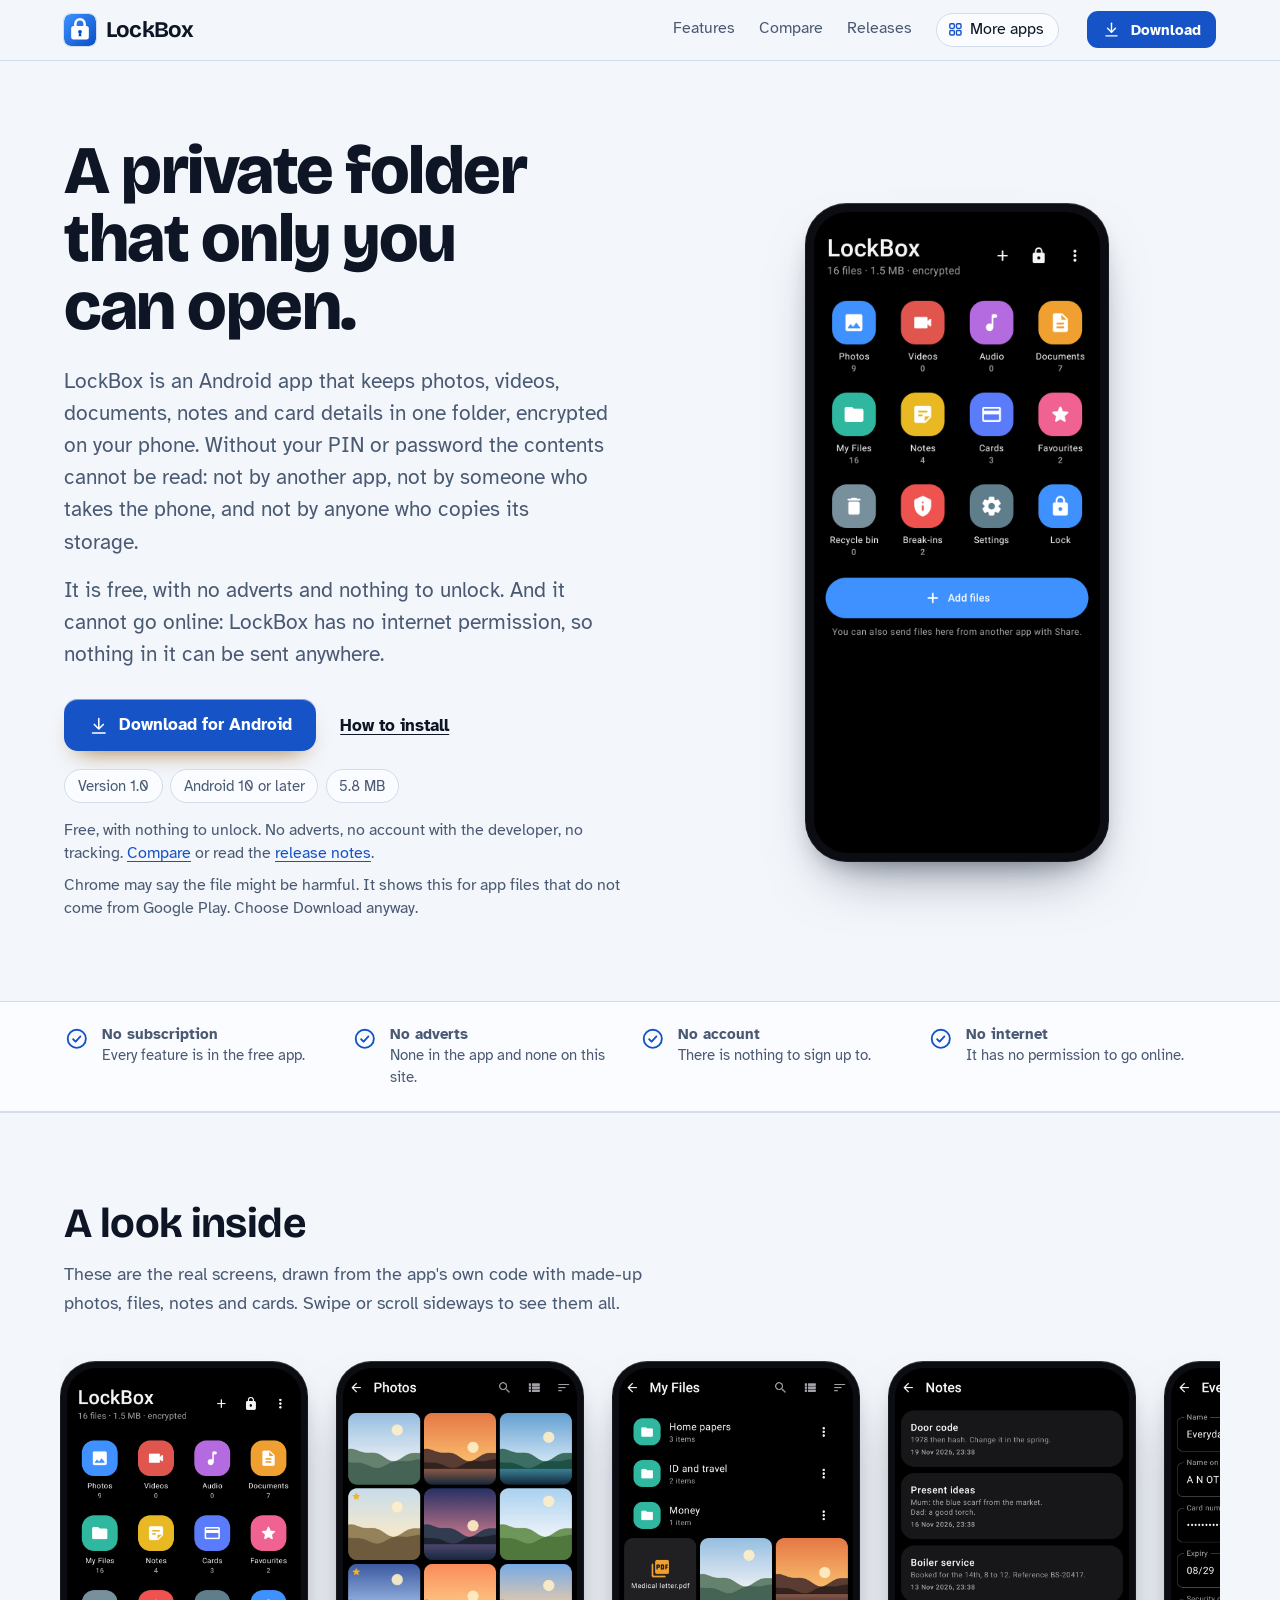
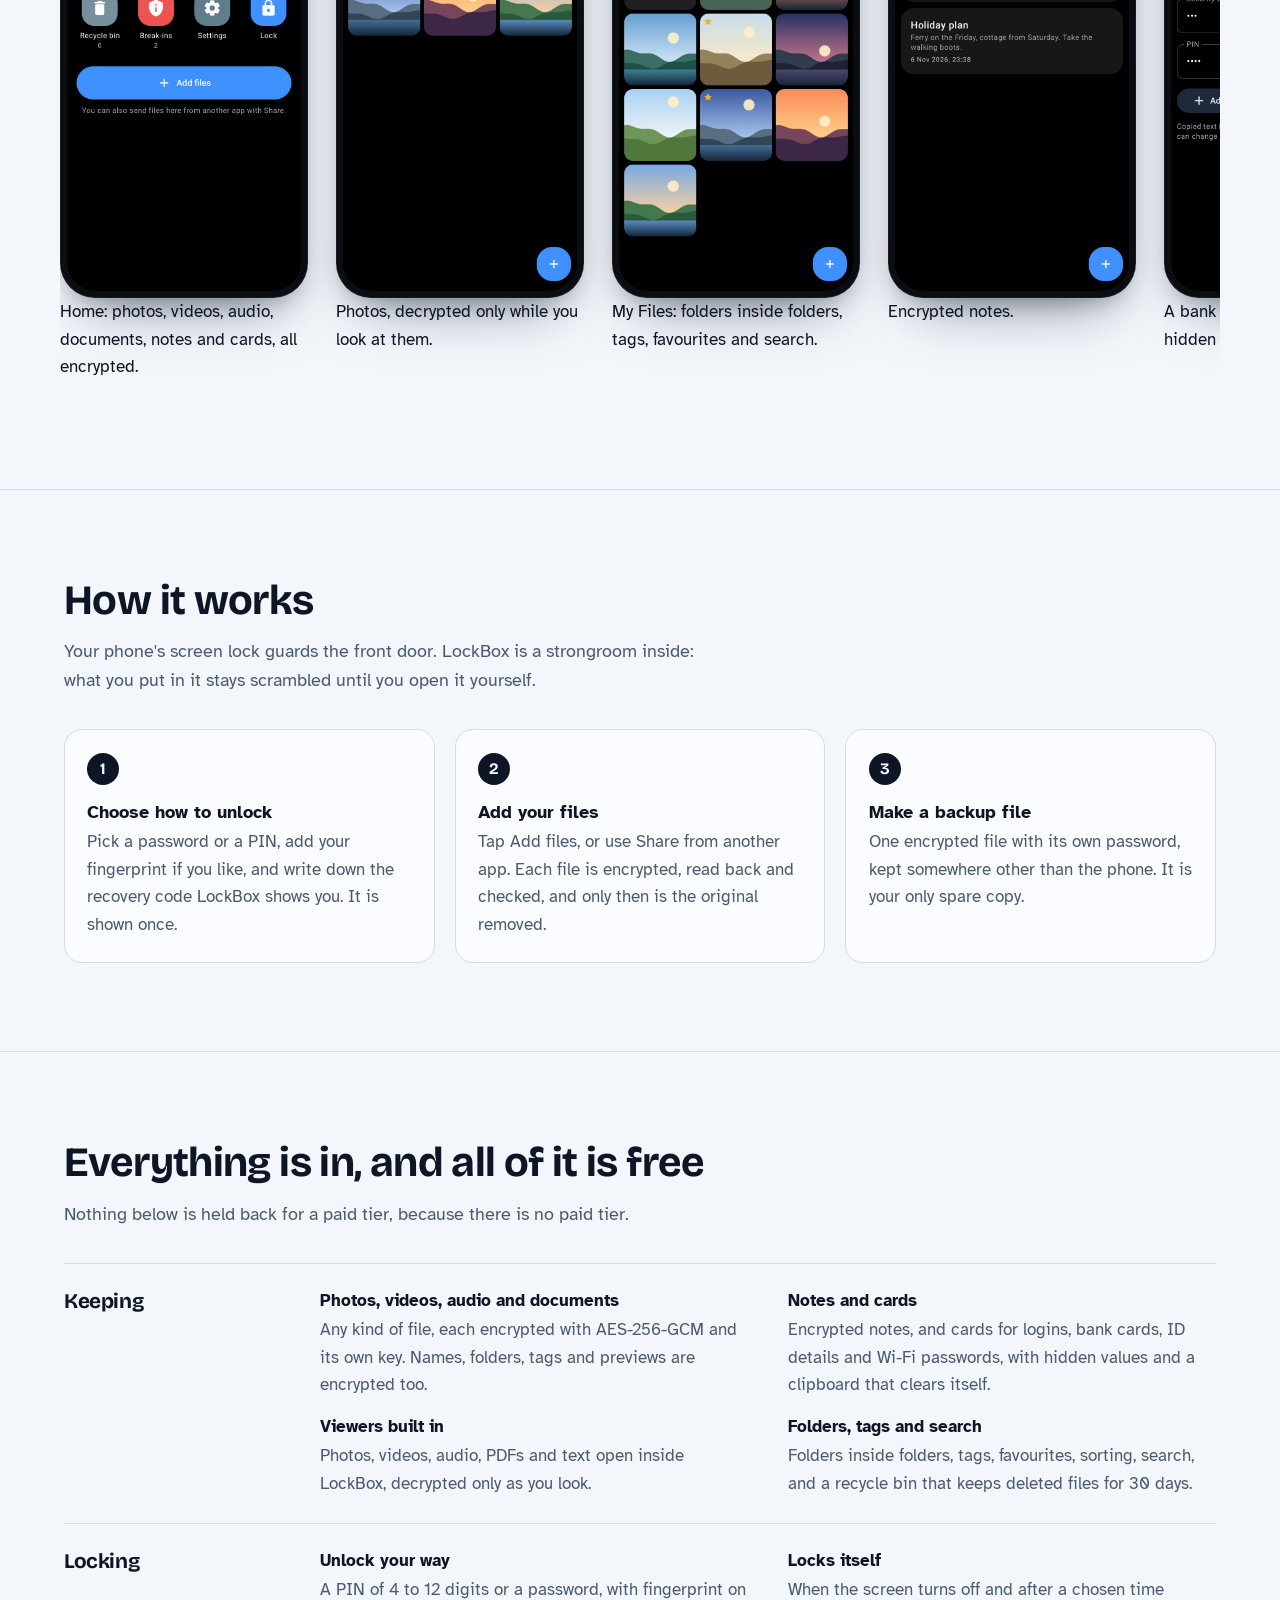
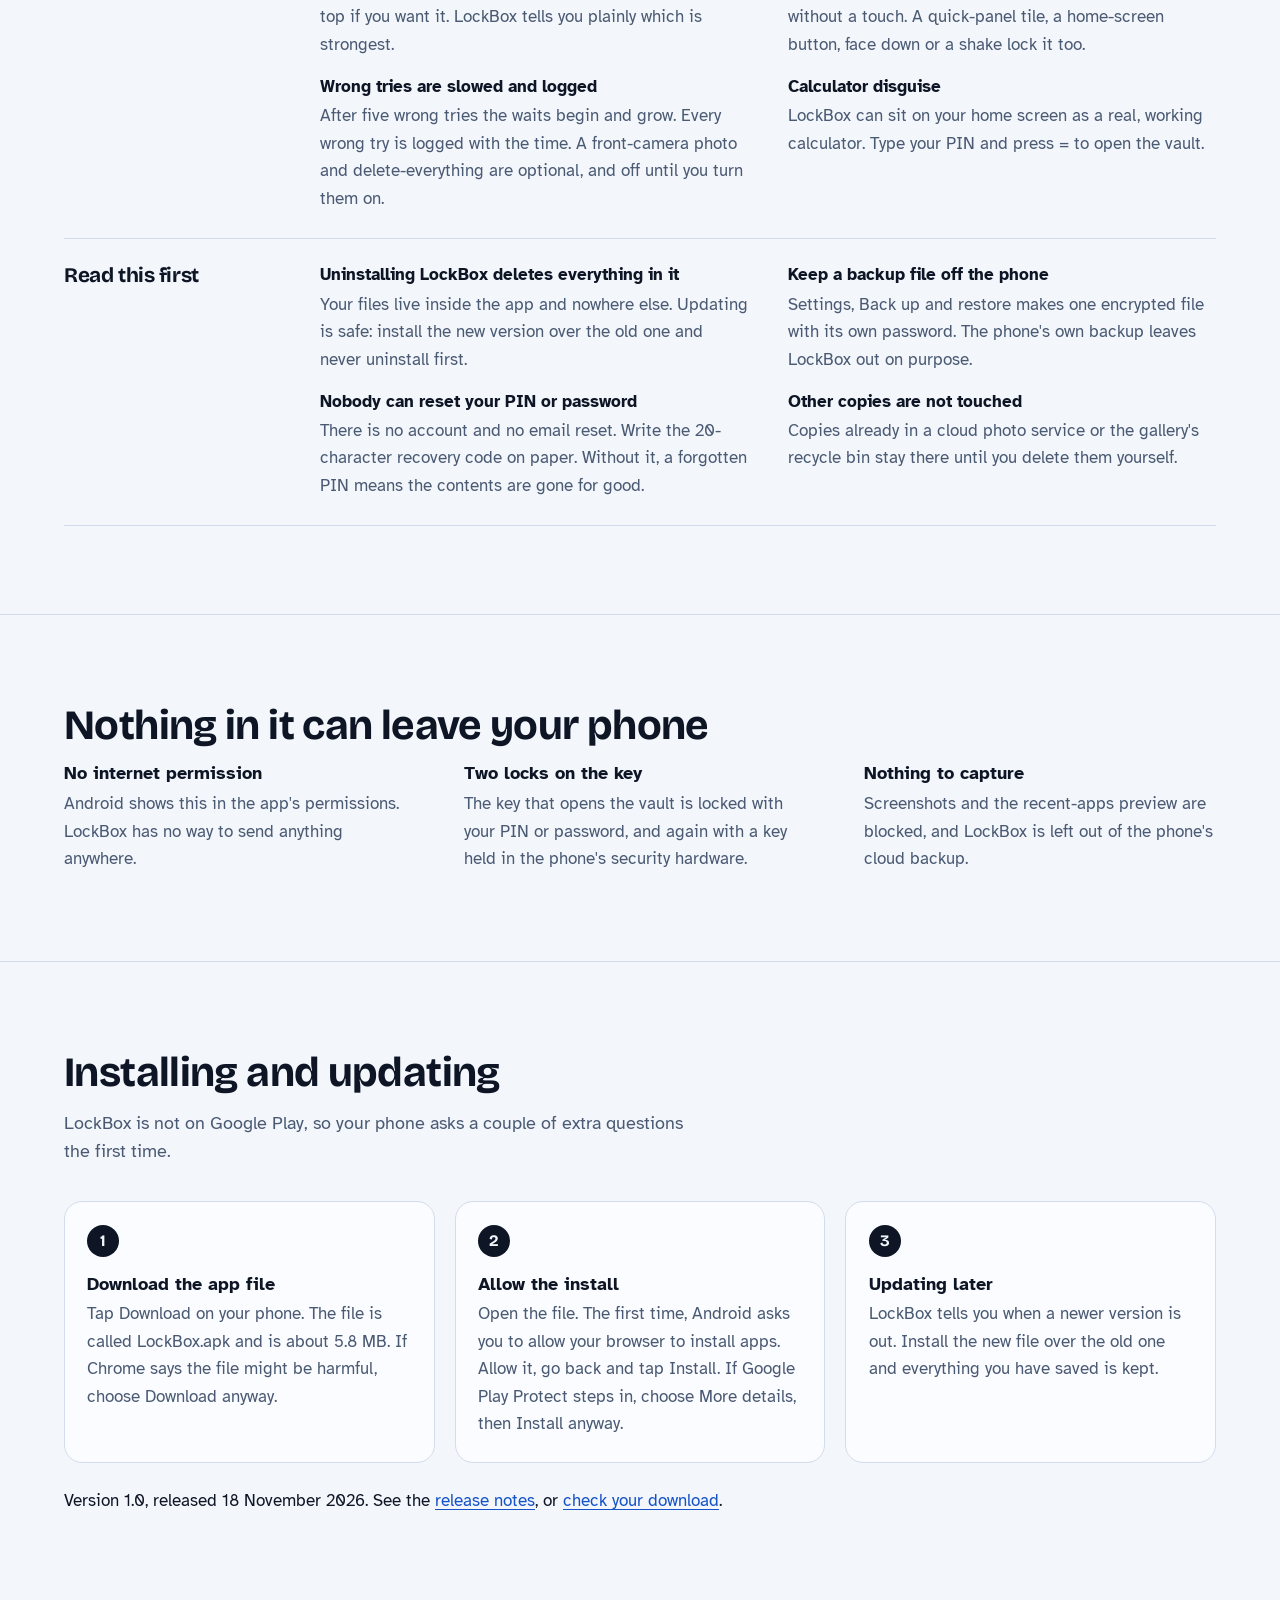
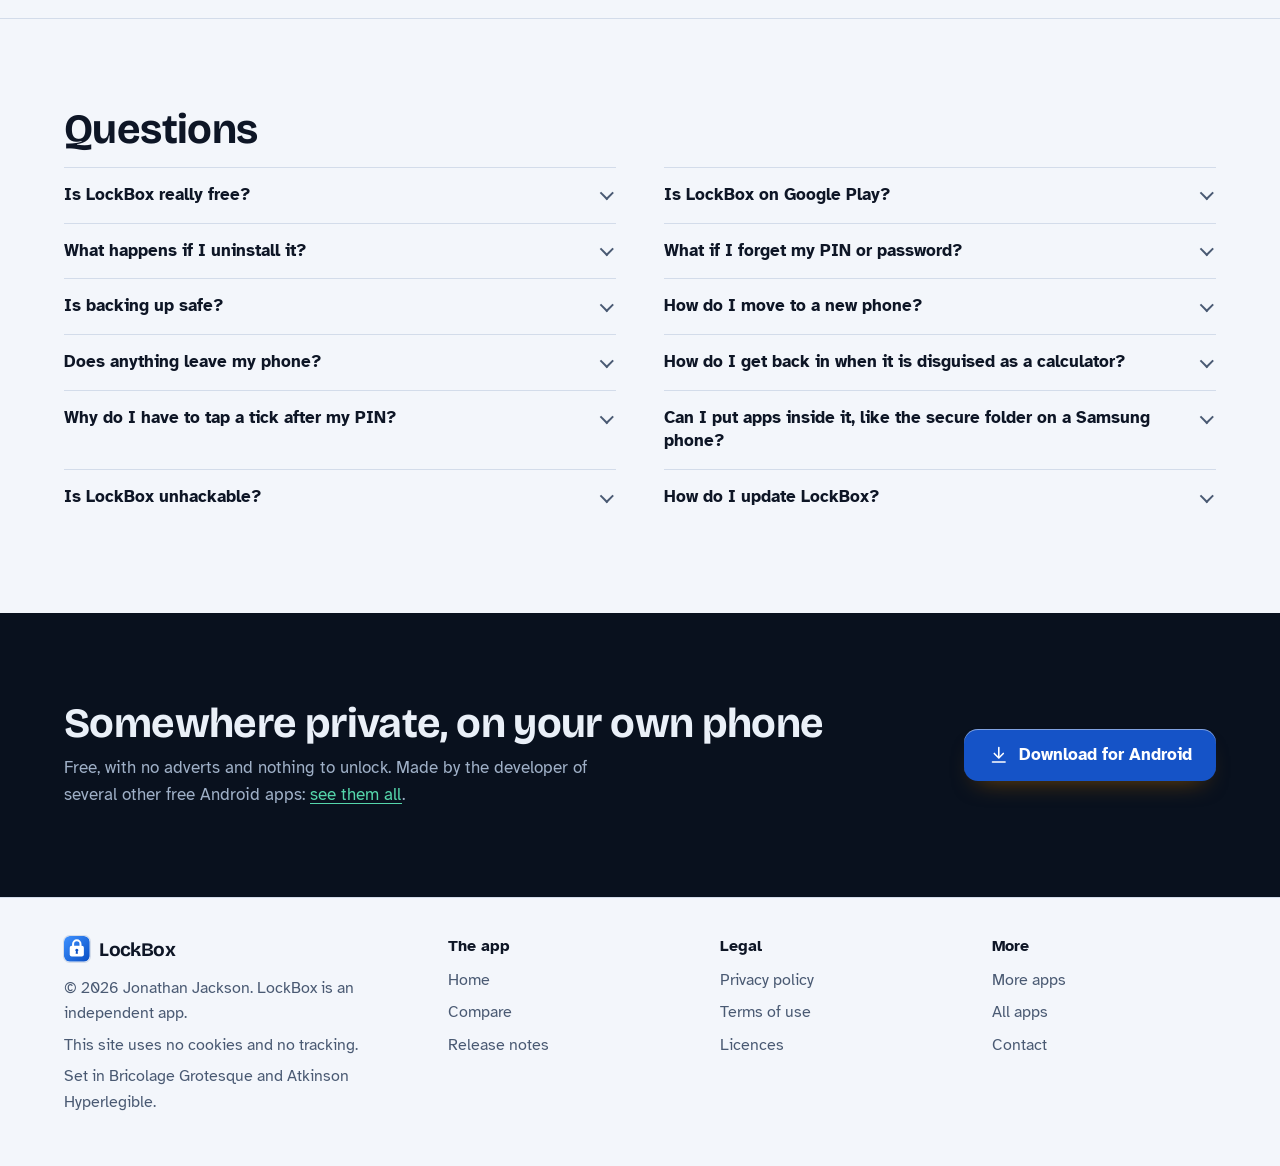
<file: index.html>
<!DOCTYPE html>
<html lang="en-GB">
<head>
<meta charset="utf-8">
<meta name="viewport" content="width=device-width, initial-scale=1">
<title>LockBox: a free encrypted folder for Android that cannot go online</title>
<meta name="description" content="LockBox keeps photos, videos, documents, notes and card details in a folder encrypted on your phone, with a calculator disguise, a break-in log and an encrypted backup file. Free, no adverts, no account and no internet permission.">
<meta name="author" content="Jonathan Jackson">
<link rel="canonical" href="https://customgpter.github.io/lockbox/">
<meta name="theme-color" content="#f3f6fb" media="(prefers-color-scheme: light)">
<meta name="theme-color" content="#0a0e14" media="(prefers-color-scheme: dark)">
<meta property="og:type" content="website">
<meta property="og:site_name" content="LockBox">
<meta property="og:title" content="LockBox: a free encrypted folder for Android that cannot go online">
<meta property="og:description" content="LockBox keeps photos, videos, documents, notes and card details in a folder encrypted on your phone, with a calculator disguise, a break-in log and an encrypted backup file. Free, no adverts, no account and no internet permission.">
<meta property="og:url" content="https://customgpter.github.io/lockbox/">
<meta property="og:image" content="https://customgpter.github.io/lockbox/assets/og.png">
<meta property="og:image:width" content="1200">
<meta property="og:image:height" content="630">
<meta property="og:image:alt" content="LockBox&#x27;s home screen with Photos, Videos, My Files, Notes and Cards">
<meta property="og:locale" content="en_GB">
<meta name="twitter:card" content="summary_large_image">
<link rel="icon" href="./assets/favicon.svg" type="image/svg+xml">
<link rel="apple-touch-icon" href="./assets/apple-touch-icon.png">
<link rel="preload" href="./assets/fonts/bricolage-grotesque-latin.woff2" as="font" type="font/woff2" crossorigin>
<link rel="preload" href="./assets/fonts/atkinson-hyperlegible-latin-400-normal.woff2" as="font" type="font/woff2" crossorigin>
<link rel="stylesheet" href="./assets/site.css?v=1">
<link rel="stylesheet" href="./assets/house.css?v=1">
<link rel="stylesheet" href="./assets/apps-list.css?v=1">
<script src="./assets/apps-list.js?v=1" defer></script>
<script type="application/ld+json">{"@context":"https://schema.org","@type":"SoftwareApplication","name":"LockBox","url":"https://customgpter.github.io/lockbox/","description":"LockBox keeps photos, videos, documents, notes and card details in a folder encrypted on your phone, with a calculator disguise, a break-in log and an encrypted backup file. Free, no adverts, no account and no internet permission.","applicationCategory":"SecurityApplication","operatingSystem":"Android 10 or later","softwareVersion":"1.0","downloadUrl":"https://github.com/CustomGPTer/lockbox/releases/latest/download/LockBox.apk","releaseNotes":"https://customgpter.github.io/lockbox/releases.html","offers":{"@type":"Offer","price":"0","priceCurrency":"GBP"},"inLanguage":"en-GB","image":"https://customgpter.github.io/lockbox/assets/og.png","featureList":["Photos, videos, audio and documents","Notes and cards","Viewers built in","Folders, tags and search","Unlock your way","Locks itself","Wrong tries are slowed and logged","Calculator disguise","Uninstalling LockBox deletes everything in it","Keep a backup file off the phone","Nobody can reset your PIN or password","Other copies are not touched"],"author":{"@type":"Person","name":"Jonathan Jackson"}}</script>
<script type="application/ld+json">{"@context":"https://schema.org","@type":"FAQPage","mainEntity":[{"@type":"Question","name":"Is LockBox really free?","acceptedAnswer":{"@type":"Answer","text":"Yes. There is no paid version, no subscription and no adverts, and nothing in the app is locked away."}},{"@type":"Question","name":"Is LockBox on Google Play?","acceptedAnswer":{"@type":"Answer","text":"No. LockBox is a personal project and is downloaded from this site as an Android app file. It needs Android 10 or later."}},{"@type":"Question","name":"What happens if I uninstall it?","acceptedAnswer":{"@type":"Answer","text":"Everything in LockBox is deleted. The files are stored inside the app, so uninstalling it, or clearing its storage in the phone's settings, removes them for good. Make a backup file first. Installing an update over the top is safe and keeps everything."}},{"@type":"Question","name":"What if I forget my PIN or password?","acceptedAnswer":{"@type":"Answer","text":"On the lock screen tap Forgot PIN? or Forgot password? and type the recovery code you wrote down at setup. You are then asked to choose a new PIN or password. If you have lost the recovery code as well, there is no way in. Nobody, including the developer, can open it for you."}},{"@type":"Question","name":"Is backing up safe?","acceptedAnswer":{"@type":"Answer","text":"Yes. The backup is encrypted on your phone, with a password you choose, before it is saved anywhere. Whoever stores the file sees only scrambled data. It is exactly as strong as that password, so make it long, and do not lose it: a forgotten backup password cannot be recovered."}},{"@type":"Question","name":"How do I move to a new phone?","acceptedAnswer":{"@type":"Answer","text":"Make a backup file on the old phone and copy it to the new one. Install LockBox on the new phone and choose Restore from a backup file on its first screen. The phone's own transfer tools do not copy LockBox."}},{"@type":"Question","name":"Does anything leave my phone?","acceptedAnswer":{"@type":"Answer","text":"No, and it cannot. LockBox does not have Android's internet permission, so it has no way to send anything anywhere. You can check this yourself: open LockBox's App info in your phone's settings and look at its permissions."}},{"@type":"Question","name":"How do I get back in when it is disguised as a calculator?","acceptedAnswer":{"@type":"Answer","text":"If you unlock with a PIN, type the PIN on the calculator and press =. If you unlock with a password, hold = for three seconds and the lock screen appears. Holding = works for PIN users too. The reminder is kept in Settings and in Help inside the app."}},{"@type":"Question","name":"Why do I have to tap a tick after my PIN?","acceptedAnswer":{"@type":"Answer","text":"A PIN can be anything from 4 to 12 digits, and LockBox does not record how long yours is, so it waits for the tick before checking."}},{"@type":"Question","name":"Can I put apps inside it, like the secure folder on a Samsung phone?","acceptedAnswer":{"@type":"Answer","text":"No. A phone maker can do that because its secure folder is part of the phone's own system. An ordinary app cannot wrap other apps in its encryption, so any apps &ldquo;inside&rdquo; would only be hidden, not protected. LockBox leaves the feature out so that it never looks safer than it is."}},{"@type":"Question","name":"Is LockBox unhackable?","acceptedAnswer":{"@type":"Answer","text":"No app can honestly promise that. LockBox makes a lost, stolen or copied phone useless to anyone without your PIN or password. It cannot protect an open vault from spy software on a rooted phone, from someone watching you type, or from a short PIN that is easy to guess. LockBox is new and has not had an independent security review."}},{"@type":"Question","name":"How do I update LockBox?","acceptedAnswer":{"@type":"Answer","text":"Because LockBox cannot go online, it cannot check for updates by itself. In Settings, Check for updates shows the address of the download page on GitHub, with buttons to copy it or open it in your browser. Install the new version over the one you have and everything in the vault is kept."}}]}</script>
</head>
<body>
<a class="skip" href="#main">Skip to content</a>
<header class="masthead">
<div class="wrap">
<a class="brand" href="./" aria-label="LockBox home"><svg viewBox="0 0 108 108" aria-hidden="true"><defs><linearGradient id="lb-icon" x1="0" y1="0" x2="1" y2="1"><stop offset="0" stop-color="#3e91ff"/><stop offset="1" stop-color="#0a4fc4"/></linearGradient></defs><rect width="108" height="108" rx="24" fill="url(#lb-icon)"/><g transform="translate(54 55) scale(1.42) translate(-54 -58)"><path d="M43 50V43a11 11 0 0 1 22 0v7" fill="none" stroke="#fff" stroke-width="6" stroke-linecap="round"/><path fill="#fff" d="M39 48h30a6 6 0 0 1 6 6v20a6 6 0 0 1-6 6H39a6 6 0 0 1-6-6V54a6 6 0 0 1 6-6z"/><path fill="#0a4fc4" d="M54 57a4.5 4.5 0 1 1-.01 0zM51.8 63.5h4.4l1.3 8.5h-7z"/></g></svg><span>LockBox</span></a>
<nav aria-label="Main"><ul><li><a href="./#features">Features</a></li><li><a href="./compare.html">Compare</a></li><li><a href="./releases.html">Releases</a></li><li><a class="more-apps" href="./more-apps.html"><svg class="ico" viewBox="0 0 24 24" aria-hidden="true"><rect x="4" y="4" width="6.5" height="6.5" rx="1.6"/><rect x="13.5" y="4" width="6.5" height="6.5" rx="1.6"/><rect x="4" y="13.5" width="6.5" height="6.5" rx="1.6"/><rect x="13.5" y="13.5" width="6.5" height="6.5" rx="1.6"/></svg>More apps</a></li></ul></nav>
<a class="button small" href="https://github.com/CustomGPTer/lockbox/releases/latest/download/LockBox.apk"><svg class="ico" viewBox="0 0 24 24" aria-hidden="true"><path d="M12 4v11"/><path d="M7 10.5l5 5 5-5"/><path d="M5 20h14"/></svg>Download</a>
</div>
</header>
<main id="main">
<div class="hero">
<div class="wrap hero-grid">
<div class="hero-copy">
<h1>A private folder that only you can open.</h1>
<p class="lede">LockBox is an Android app that keeps photos, videos, documents, notes and card details in one folder, encrypted on your phone. Without your PIN or password the contents cannot be read: not by another app, not by someone who takes the phone, and not by anyone who copies its storage.</p><p class="lede">It is free, with no adverts and nothing to unlock. And it cannot go online: LockBox has no internet permission, so nothing in it can be sent anywhere.</p>

<p class="get" id="download"><a class="button" href="https://github.com/CustomGPTer/lockbox/releases/latest/download/LockBox.apk"><svg class="ico" viewBox="0 0 24 24" aria-hidden="true"><path d="M12 4v11"/><path d="M7 10.5l5 5 5-5"/><path d="M5 20h14"/></svg>Download for Android</a><a class="aside" href="#install">How to install</a></p>
<ul class="pills"><li>Version 1.0</li><li>Android 10 or later</li><li>5.8 MB</li></ul>
<p class="facts">Free, with nothing to unlock. No adverts, no account with the developer, no tracking. <a href="compare.html">Compare</a> or read the <a href="releases.html">release notes</a>.</p>
<p class="facts">Chrome may say the file might be harmful. It shows this for app files that do not come from Google Play. Choose Download anyway.</p>
</div>
<div class="hero-phone"><div class="phone"><img src="./assets/screens/home.png" alt="Home: photos, videos, audio, documents, notes and cards, all encrypted." width="393" height="852" fetchpriority="high"></div></div>
</div>
</div>

<section class="promises" aria-label="In short">
<div class="wrap"><ul><li><svg class="ico" viewBox="0 0 24 24" aria-hidden="true"><circle cx="12" cy="12" r="8.5"/><path d="M8.6 12.4l2.3 2.3 4.5-4.9"/></svg><span><b>No subscription</b><span>Every feature is in the free app.</span></span></li><li><svg class="ico" viewBox="0 0 24 24" aria-hidden="true"><circle cx="12" cy="12" r="8.5"/><path d="M8.6 12.4l2.3 2.3 4.5-4.9"/></svg><span><b>No adverts</b><span>None in the app and none on this site.</span></span></li><li><svg class="ico" viewBox="0 0 24 24" aria-hidden="true"><circle cx="12" cy="12" r="8.5"/><path d="M8.6 12.4l2.3 2.3 4.5-4.9"/></svg><span><b>No account</b><span>There is nothing to sign up to.</span></span></li><li><svg class="ico" viewBox="0 0 24 24" aria-hidden="true"><circle cx="12" cy="12" r="8.5"/><path d="M8.6 12.4l2.3 2.3 4.5-4.9"/></svg><span><b>No internet</b><span>It has no permission to go online.</span></span></li></ul></div>
</section>

<section id="screens" aria-labelledby="screens-h">
<div class="wrap">
<h2 id="screens-h">A look inside</h2>
<p class="intro">These are the real screens, drawn from the app&#x27;s own code with made-up photos, files, notes and cards. Swipe or scroll sideways to see them all.</p>
<div class="gallery" tabindex="0" role="region" aria-label="Screens from LockBox"><figure class="shot"><div class="phone"><img src="./assets/screens/home.png" alt="Home: photos, videos, audio, documents, notes and cards, all encrypted." width="393" height="852" loading="eager" decoding="async"></div><figcaption>Home: photos, videos, audio, documents, notes and cards, all encrypted.</figcaption></figure><figure class="shot"><div class="phone"><img src="./assets/screens/photos.png" alt="Photos, decrypted only while you look at them." width="393" height="852" loading="eager" decoding="async"></div><figcaption>Photos, decrypted only while you look at them.</figcaption></figure><figure class="shot"><div class="phone"><img src="./assets/screens/files.png" alt="My Files: folders inside folders, tags, favourites and search." width="393" height="852" loading="eager" decoding="async"></div><figcaption>My Files: folders inside folders, tags, favourites and search.</figcaption></figure><figure class="shot"><div class="phone"><img src="./assets/screens/notes.png" alt="Encrypted notes." width="393" height="852" loading="eager" decoding="async"></div><figcaption>Encrypted notes.</figcaption></figure><figure class="shot"><div class="phone"><img src="./assets/screens/card.png" alt="A bank card with its numbers hidden until you tap the eye." width="393" height="852" loading="eager" decoding="async"></div><figcaption>A bank card with its numbers hidden until you tap the eye.</figcaption></figure><figure class="shot"><div class="phone"><img src="./assets/screens/breakins.png" alt="The break-in log: every wrong try, with the time." width="393" height="852" loading="eager" decoding="async"></div><figcaption>The break-in log: every wrong try, with the time.</figcaption></figure><figure class="shot"><div class="phone"><img src="./assets/screens/lock.png" alt="Unlock with a PIN or a password, and fingerprint if you like." width="393" height="852" loading="eager" decoding="async"></div><figcaption>Unlock with a PIN or a password, and fingerprint if you like.</figcaption></figure><figure class="shot"><div class="phone"><img src="./assets/screens/calc.png" alt="The calculator disguise: a real calculator. Your PIN and = opens LockBox." width="393" height="852" loading="eager" decoding="async"></div><figcaption>The calculator disguise: a real calculator. Your PIN and = opens LockBox.</figcaption></figure></div>
</div>
</section>

<section id="how" aria-labelledby="how-h">
<div class="wrap">
<h2 id="how-h">How it works</h2>
<p class="intro">Your phone's screen lock guards the front door. LockBox is a strongroom inside: what you put in it stays scrambled until you open it yourself.</p>
<ol class="steps"><li><h3>Choose how to unlock</h3><p>Pick a password or a PIN, add your fingerprint if you like, and write down the recovery code LockBox shows you. It is shown once.</p></li><li><h3>Add your files</h3><p>Tap Add files, or use Share from another app. Each file is encrypted, read back and checked, and only then is the original removed.</p></li><li><h3>Make a backup file</h3><p>One encrypted file with its own password, kept somewhere other than the phone. It is your only spare copy.</p></li></ol>
</div>
</section>

<section id="features" aria-labelledby="features-h">
<div class="wrap">
<h2 id="features-h">Everything is in, and all of it is free</h2>
<p class="intro">Nothing below is held back for a paid tier, because there is no paid tier.</p>
<div class="groups"><div class="group"><h3>Keeping</h3><dl><div><dt>Photos, videos, audio and documents</dt><dd>Any kind of file, each encrypted with AES-256-GCM and its own key. Names, folders, tags and previews are encrypted too.</dd></div><div><dt>Notes and cards</dt><dd>Encrypted notes, and cards for logins, bank cards, ID details and Wi-Fi passwords, with hidden values and a clipboard that clears itself.</dd></div><div><dt>Viewers built in</dt><dd>Photos, videos, audio, PDFs and text open inside LockBox, decrypted only as you look.</dd></div><div><dt>Folders, tags and search</dt><dd>Folders inside folders, tags, favourites, sorting, search, and a recycle bin that keeps deleted files for 30 days.</dd></div></dl></div><div class="group"><h3>Locking</h3><dl><div><dt>Unlock your way</dt><dd>A PIN of 4 to 12 digits or a password, with fingerprint on top if you want it. LockBox tells you plainly which is strongest.</dd></div><div><dt>Locks itself</dt><dd>When the screen turns off and after a chosen time without a touch. A quick-panel tile, a home-screen button, face down or a shake lock it too.</dd></div><div><dt>Wrong tries are slowed and logged</dt><dd>After five wrong tries the waits begin and grow. Every wrong try is logged with the time. A front-camera photo and delete-everything are optional, and off until you turn them on.</dd></div><div><dt>Calculator disguise</dt><dd>LockBox can sit on your home screen as a real, working calculator. Type your PIN and press = to open the vault.</dd></div></dl></div><div class="group"><h3>Read this first</h3><dl><div><dt>Uninstalling LockBox deletes everything in it</dt><dd>Your files live inside the app and nowhere else. Updating is safe: install the new version over the old one and never uninstall first.</dd></div><div><dt>Keep a backup file off the phone</dt><dd>Settings, Back up and restore makes one encrypted file with its own password. The phone's own backup leaves LockBox out on purpose.</dd></div><div><dt>Nobody can reset your PIN or password</dt><dd>There is no account and no email reset. Write the 20-character recovery code on paper. Without it, a forgotten PIN means the contents are gone for good.</dd></div><div><dt>Other copies are not touched</dt><dd>Copies already in a cloud photo service or the gallery's recycle bin stay there until you delete them yourself.</dd></div></dl></div></div>
</div>
</section>

<section id="privacy" aria-labelledby="privacy-h">
<div class="wrap">
<h2 id="privacy-h">Nothing in it can leave your phone</h2>
<ul class="plain"><li><h3>No internet permission</h3><p>Android shows this in the app's permissions. LockBox has no way to send anything anywhere.</p></li><li><h3>Two locks on the key</h3><p>The key that opens the vault is locked with your PIN or password, and again with a key held in the phone's security hardware.</p></li><li><h3>Nothing to capture</h3><p>Screenshots and the recent-apps preview are blocked, and LockBox is left out of the phone's cloud backup.</p></li></ul>
</div>
</section>

<section id="install" aria-labelledby="install-h">
<div class="wrap">
<h2 id="install-h">Installing and updating</h2>
<p class="intro">LockBox is not on Google Play, so your phone asks a couple of extra questions the first time.</p>
<ol class="steps"><li><h3>Download the app file</h3><p>Tap Download on your phone. The file is called LockBox.apk and is about 5.8 MB. If Chrome says the file might be harmful, choose Download anyway.</p></li><li><h3>Allow the install</h3><p>Open the file. The first time, Android asks you to allow your browser to install apps. Allow it, go back and tap Install. If Google Play Protect steps in, choose More details, then Install anyway.</p></li><li><h3>Updating later</h3><p>LockBox tells you when a newer version is out. Install the new file over the old one and everything you have saved is kept.</p></li></ol>
<p class="after-table">Version 1.0, released 18 November 2026. See the <a href="releases.html">release notes</a>, or <a href="releases.html#checking">check your download</a>.</p>
</div>
</section>

<section id="questions" aria-labelledby="questions-h">
<div class="wrap">
<h2 id="questions-h">Questions</h2>
<div class="faq"><details><summary>Is LockBox really free?</summary><p>Yes. There is no paid version, no subscription and no adverts, and nothing in the app is locked away.</p></details><details><summary>Is LockBox on Google Play?</summary><p>No. LockBox is a personal project and is downloaded from this site as an Android app file. It needs Android 10 or later.</p></details><details><summary>What happens if I uninstall it?</summary><p>Everything in LockBox is deleted. The files are stored inside the app, so uninstalling it, or clearing its storage in the phone's settings, removes them for good. Make a backup file first. Installing an update over the top is safe and keeps everything.</p></details><details><summary>What if I forget my PIN or password?</summary><p>On the lock screen tap Forgot PIN? or Forgot password? and type the recovery code you wrote down at setup. You are then asked to choose a new PIN or password. If you have lost the recovery code as well, there is no way in. Nobody, including the developer, can open it for you.</p></details><details><summary>Is backing up safe?</summary><p>Yes. The backup is encrypted on your phone, with a password you choose, before it is saved anywhere. Whoever stores the file sees only scrambled data. It is exactly as strong as that password, so make it long, and do not lose it: a forgotten backup password cannot be recovered.</p></details><details><summary>How do I move to a new phone?</summary><p>Make a backup file on the old phone and copy it to the new one. Install LockBox on the new phone and choose Restore from a backup file on its first screen. The phone's own transfer tools do not copy LockBox.</p></details><details><summary>Does anything leave my phone?</summary><p>No, and it cannot. LockBox does not have Android's internet permission, so it has no way to send anything anywhere. You can check this yourself: open LockBox's App info in your phone's settings and look at its permissions.</p></details><details><summary>How do I get back in when it is disguised as a calculator?</summary><p>If you unlock with a PIN, type the PIN on the calculator and press =. If you unlock with a password, hold = for three seconds and the lock screen appears. Holding = works for PIN users too. The reminder is kept in Settings and in Help inside the app.</p></details><details><summary>Why do I have to tap a tick after my PIN?</summary><p>A PIN can be anything from 4 to 12 digits, and LockBox does not record how long yours is, so it waits for the tick before checking.</p></details><details><summary>Can I put apps inside it, like the secure folder on a Samsung phone?</summary><p>No. A phone maker can do that because its secure folder is part of the phone's own system. An ordinary app cannot wrap other apps in its encryption, so any apps &ldquo;inside&rdquo; would only be hidden, not protected. LockBox leaves the feature out so that it never looks safer than it is.</p></details><details><summary>Is LockBox unhackable?</summary><p>No app can honestly promise that. LockBox makes a lost, stolen or copied phone useless to anyone without your PIN or password. It cannot protect an open vault from spy software on a rooted phone, from someone watching you type, or from a short PIN that is easy to guess. LockBox is new and has not had an independent security review.</p></details><details><summary>How do I update LockBox?</summary><p>Because LockBox cannot go online, it cannot check for updates by itself. In Settings, Check for updates shows the address of the download page on GitHub, with buttons to copy it or open it in your browser. Install the new version over the one you have and everything in the vault is kept.</p></details></div>
</div>
</section>

<section class="closing" aria-labelledby="closing-h">
<div class="wrap">
<div><h2 id="closing-h">Somewhere private, on your own phone</h2><p>Free, with no adverts and nothing to unlock. Made by the developer of several other free Android apps: <a href="more-apps.html">see them all</a>.</p></div>
<a class="button" href="https://github.com/CustomGPTer/lockbox/releases/latest/download/LockBox.apk"><svg class="ico" viewBox="0 0 24 24" aria-hidden="true"><path d="M12 4v11"/><path d="M7 10.5l5 5 5-5"/><path d="M5 20h14"/></svg>Download for Android</a>
</div>
</section>
</main>
<footer class="colophon">
<div class="wrap">
<div>
<a class="brand" href="./" aria-label="LockBox home"><svg viewBox="0 0 108 108" aria-hidden="true"><defs><linearGradient id="lb-icon" x1="0" y1="0" x2="1" y2="1"><stop offset="0" stop-color="#3e91ff"/><stop offset="1" stop-color="#0a4fc4"/></linearGradient></defs><rect width="108" height="108" rx="24" fill="url(#lb-icon)"/><g transform="translate(54 55) scale(1.42) translate(-54 -58)"><path d="M43 50V43a11 11 0 0 1 22 0v7" fill="none" stroke="#fff" stroke-width="6" stroke-linecap="round"/><path fill="#fff" d="M39 48h30a6 6 0 0 1 6 6v20a6 6 0 0 1-6 6H39a6 6 0 0 1-6-6V54a6 6 0 0 1 6-6z"/><path fill="#0a4fc4" d="M54 57a4.5 4.5 0 1 1-.01 0zM51.8 63.5h4.4l1.3 8.5h-7z"/></g></svg><span>LockBox</span></a>
<p>&copy; 2026 Jonathan Jackson. LockBox is an independent app.</p>
<p>This site uses no cookies and no tracking.</p>
<p>Set in Bricolage Grotesque and Atkinson Hyperlegible.</p>
</div>
<nav aria-label="The app"><h2>The app</h2><ul>
<li><a href="./">Home</a></li>
<li><a href="./compare.html">Compare</a></li>
<li><a href="./releases.html">Release notes</a></li>

</ul></nav>
<nav aria-label="Legal"><h2>Legal</h2><ul>
<li><a href="./privacy.html">Privacy policy</a></li>
<li><a href="./terms.html">Terms of use</a></li>
<li><a href="./licences.html">Licences</a></li>
</ul></nav>
<nav aria-label="More"><h2>More</h2><ul>
<li><a href="./more-apps.html">More apps</a></li>
<li><a href="https://customgpter.github.io/">All apps</a></li>
<li><a href="https://github.com/CustomGPTer/lockbox/issues">Contact</a></li>
</ul></nav>
</div>
</footer>
</body>
</html>
</file>
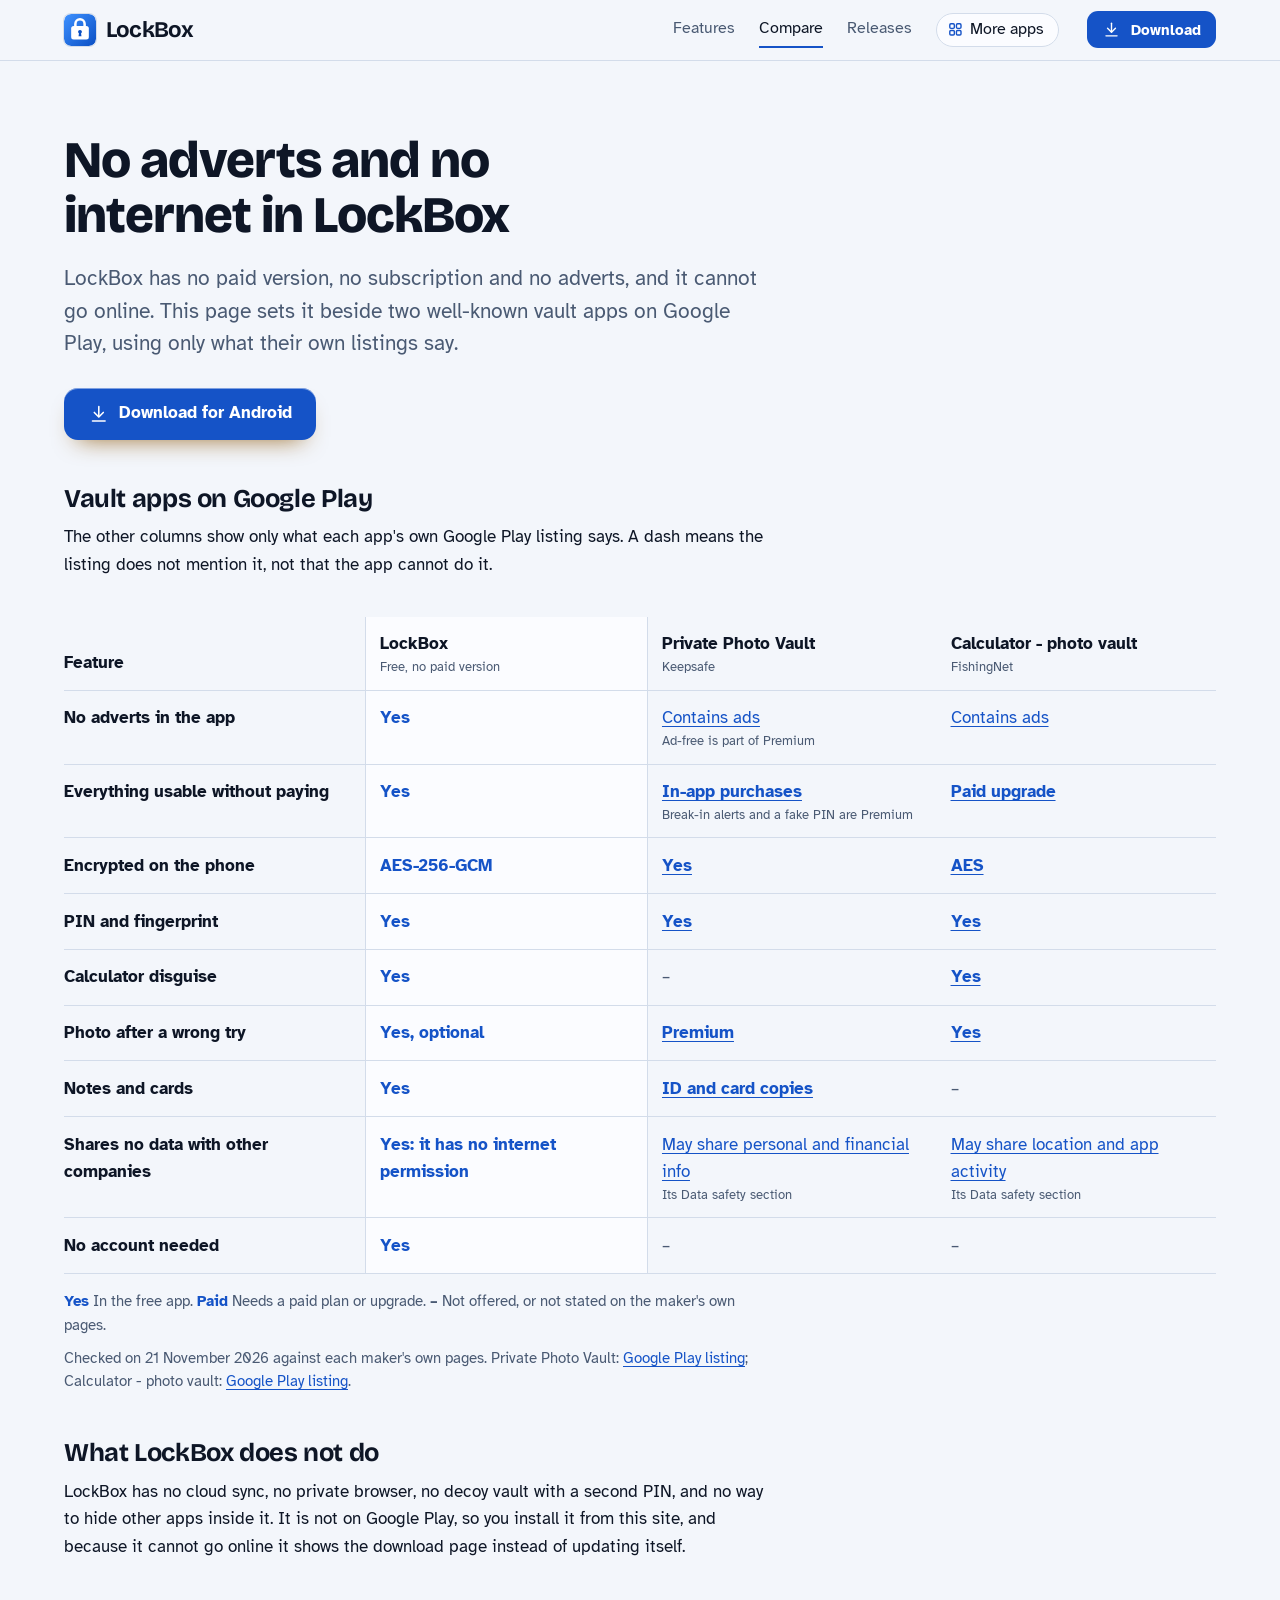
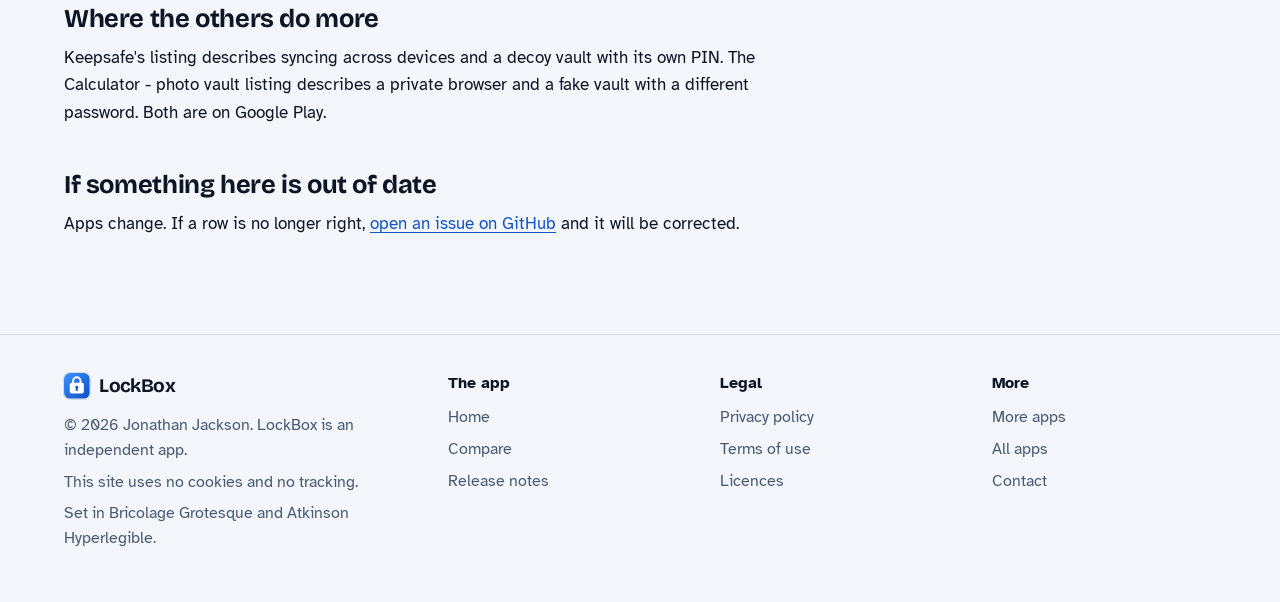
<file: compare.html>
<!DOCTYPE html>
<html lang="en-GB">
<head>
<meta charset="utf-8">
<meta name="viewport" content="width=device-width, initial-scale=1">
<title>LockBox compared with other photo vaults</title>
<meta name="description" content="How LockBox compares with Private Photo Vault by Keepsafe and Calculator - photo vault, row by row, with each claim linked to the app&#x27;s own Google Play listing.">
<meta name="author" content="Jonathan Jackson">
<link rel="canonical" href="https://customgpter.github.io/lockbox/compare.html">
<meta name="theme-color" content="#f3f6fb" media="(prefers-color-scheme: light)">
<meta name="theme-color" content="#0a0e14" media="(prefers-color-scheme: dark)">
<meta property="og:type" content="website">
<meta property="og:site_name" content="LockBox">
<meta property="og:title" content="LockBox compared with other photo vaults">
<meta property="og:description" content="How LockBox compares with Private Photo Vault by Keepsafe and Calculator - photo vault, row by row, with each claim linked to the app&#x27;s own Google Play listing.">
<meta property="og:url" content="https://customgpter.github.io/lockbox/compare.html">
<meta property="og:image" content="https://customgpter.github.io/lockbox/assets/og.png">
<meta property="og:image:width" content="1200">
<meta property="og:image:height" content="630">
<meta property="og:image:alt" content="LockBox&#x27;s home screen with Photos, Videos, My Files, Notes and Cards">
<meta property="og:locale" content="en_GB">
<meta name="twitter:card" content="summary_large_image">
<link rel="icon" href="./assets/favicon.svg" type="image/svg+xml">
<link rel="apple-touch-icon" href="./assets/apple-touch-icon.png">
<link rel="preload" href="./assets/fonts/bricolage-grotesque-latin.woff2" as="font" type="font/woff2" crossorigin>
<link rel="preload" href="./assets/fonts/atkinson-hyperlegible-latin-400-normal.woff2" as="font" type="font/woff2" crossorigin>
<link rel="stylesheet" href="./assets/site.css?v=1">
<link rel="stylesheet" href="./assets/house.css?v=1">
<link rel="stylesheet" href="./assets/apps-list.css?v=1">
<script src="./assets/apps-list.js?v=1" defer></script>
</head>
<body>
<a class="skip" href="#main">Skip to content</a>
<header class="masthead">
<div class="wrap">
<a class="brand" href="./" aria-label="LockBox home"><svg viewBox="0 0 108 108" aria-hidden="true"><defs><linearGradient id="lb-icon" x1="0" y1="0" x2="1" y2="1"><stop offset="0" stop-color="#3e91ff"/><stop offset="1" stop-color="#0a4fc4"/></linearGradient></defs><rect width="108" height="108" rx="24" fill="url(#lb-icon)"/><g transform="translate(54 55) scale(1.42) translate(-54 -58)"><path d="M43 50V43a11 11 0 0 1 22 0v7" fill="none" stroke="#fff" stroke-width="6" stroke-linecap="round"/><path fill="#fff" d="M39 48h30a6 6 0 0 1 6 6v20a6 6 0 0 1-6 6H39a6 6 0 0 1-6-6V54a6 6 0 0 1 6-6z"/><path fill="#0a4fc4" d="M54 57a4.5 4.5 0 1 1-.01 0zM51.8 63.5h4.4l1.3 8.5h-7z"/></g></svg><span>LockBox</span></a>
<nav aria-label="Main"><ul><li><a href="./#features">Features</a></li><li><a href="./compare.html" aria-current="page">Compare</a></li><li><a href="./releases.html">Releases</a></li><li><a class="more-apps" href="./more-apps.html"><svg class="ico" viewBox="0 0 24 24" aria-hidden="true"><rect x="4" y="4" width="6.5" height="6.5" rx="1.6"/><rect x="13.5" y="4" width="6.5" height="6.5" rx="1.6"/><rect x="4" y="13.5" width="6.5" height="6.5" rx="1.6"/><rect x="13.5" y="13.5" width="6.5" height="6.5" rx="1.6"/></svg>More apps</a></li></ul></nav>
<a class="button small" href="https://github.com/CustomGPTer/lockbox/releases/latest/download/LockBox.apk"><svg class="ico" viewBox="0 0 24 24" aria-hidden="true"><path d="M12 4v11"/><path d="M7 10.5l5 5 5-5"/><path d="M5 20h14"/></svg>Download</a>
</div>
</header>
<main id="main" class="doc">
<div class="wrap">
<div class="measure">
<h1>No adverts and no internet in LockBox</h1>
<p class="lede">LockBox has no paid version, no subscription and no adverts, and it cannot go online. This page sets it beside two well-known vault apps on Google Play, using only what their own listings say.</p>
<p class="get"><a class="button" href="https://github.com/CustomGPTer/lockbox/releases/latest/download/LockBox.apk"><svg class="ico" viewBox="0 0 24 24" aria-hidden="true"><path d="M12 4v11"/><path d="M7 10.5l5 5 5-5"/><path d="M5 20h14"/></svg>Download for Android</a></p>
<h2 id="table">Vault apps on Google Play</h2>
<p>The other columns show only what each app's own Google Play listing says. A dash means the listing does not mention it, not that the app cannot do it.</p>
</div>
<div class="scroll">
<table class="cmp">
<thead><tr><th scope="col">Feature</th><th scope="col" class="ours">LockBox<small>Free, no paid version</small></th><th scope="col">Private Photo Vault<small>Keepsafe</small></th><th scope="col">Calculator - photo vault<small>FishingNet</small></th></tr></thead>
<tbody>
<tr><th scope="row">No adverts in the app</th><td class="yes ours"><span class="app">LockBox</span><span class="v">Yes</span></td><td class="na"><span class="app">Private Photo Vault</span><span class="v"><a href="https://play.google.com/store/apps/details?id=com.kii.safe&hl=en">Contains ads</a><small>Ad-free is part of Premium</small></span></td><td class="na"><span class="app">Calculator - photo vault</span><span class="v"><a href="https://play.google.com/store/apps/details?id=com.hld.anzenbokusucal">Contains ads</a></span></td></tr>
<tr><th scope="row">Everything usable without paying</th><td class="yes ours"><span class="app">LockBox</span><span class="v">Yes</span></td><td class="pay"><span class="app">Private Photo Vault</span><span class="v"><a href="https://play.google.com/store/apps/details?id=com.kii.safe&hl=en">In-app purchases</a><small>Break-in alerts and a fake PIN are Premium</small></span></td><td class="pay"><span class="app">Calculator - photo vault</span><span class="v"><a href="https://play.google.com/store/apps/details?id=com.hld.anzenbokusucal">Paid upgrade</a></span></td></tr>
<tr><th scope="row">Encrypted on the phone</th><td class="yes ours"><span class="app">LockBox</span><span class="v">AES-256-GCM</span></td><td class="yes"><span class="app">Private Photo Vault</span><span class="v"><a href="https://play.google.com/store/apps/details?id=com.kii.safe&hl=en">Yes</a></span></td><td class="yes"><span class="app">Calculator - photo vault</span><span class="v"><a href="https://play.google.com/store/apps/details?id=com.hld.anzenbokusucal">AES</a></span></td></tr>
<tr><th scope="row">PIN and fingerprint</th><td class="yes ours"><span class="app">LockBox</span><span class="v">Yes</span></td><td class="yes"><span class="app">Private Photo Vault</span><span class="v"><a href="https://play.google.com/store/apps/details?id=com.kii.safe&hl=en">Yes</a></span></td><td class="yes"><span class="app">Calculator - photo vault</span><span class="v"><a href="https://play.google.com/store/apps/details?id=com.hld.anzenbokusucal">Yes</a></span></td></tr>
<tr><th scope="row">Calculator disguise</th><td class="yes ours"><span class="app">LockBox</span><span class="v">Yes</span></td><td class="na"><span class="app">Private Photo Vault</span><span class="v">&ndash;</span></td><td class="yes"><span class="app">Calculator - photo vault</span><span class="v"><a href="https://play.google.com/store/apps/details?id=com.hld.anzenbokusucal">Yes</a></span></td></tr>
<tr><th scope="row">Photo after a wrong try</th><td class="yes ours"><span class="app">LockBox</span><span class="v">Yes, optional</span></td><td class="pay"><span class="app">Private Photo Vault</span><span class="v"><a href="https://play.google.com/store/apps/details?id=com.kii.safe&hl=en">Premium</a></span></td><td class="yes"><span class="app">Calculator - photo vault</span><span class="v"><a href="https://play.google.com/store/apps/details?id=com.hld.anzenbokusucal">Yes</a></span></td></tr>
<tr><th scope="row">Notes and cards</th><td class="yes ours"><span class="app">LockBox</span><span class="v">Yes</span></td><td class="yes"><span class="app">Private Photo Vault</span><span class="v"><a href="https://play.google.com/store/apps/details?id=com.kii.safe&hl=en">ID and card copies</a></span></td><td class="na"><span class="app">Calculator - photo vault</span><span class="v">&ndash;</span></td></tr>
<tr><th scope="row">Shares no data with other companies</th><td class="yes ours"><span class="app">LockBox</span><span class="v">Yes: it has no internet permission</span></td><td class="na"><span class="app">Private Photo Vault</span><span class="v"><a href="https://play.google.com/store/apps/details?id=com.kii.safe&hl=en">May share personal and financial info</a><small>Its Data safety section</small></span></td><td class="na"><span class="app">Calculator - photo vault</span><span class="v"><a href="https://play.google.com/store/apps/details?id=com.hld.anzenbokusucal">May share location and app activity</a><small>Its Data safety section</small></span></td></tr>
<tr><th scope="row">No account needed</th><td class="yes ours"><span class="app">LockBox</span><span class="v">Yes</span></td><td class="na"><span class="app">Private Photo Vault</span><span class="v">&ndash;</span></td><td class="na"><span class="app">Calculator - photo vault</span><span class="v">&ndash;</span></td></tr>
</tbody>
</table>
</div>
<div class="measure">
<p class="key"><strong class="yes">Yes</strong> In the free app. <strong class="pay">Paid</strong> Needs a paid plan or upgrade. <strong>&ndash;</strong> Not offered, or not stated on the maker's own pages.</p>
<p class="key">Checked on 21 November 2026 against each maker's own pages. Private Photo Vault: <a href="https://play.google.com/store/apps/details?id=com.kii.safe&hl=en">Google Play listing</a>; Calculator - photo vault: <a href="https://play.google.com/store/apps/details?id=com.hld.anzenbokusucal">Google Play listing</a>.</p>
<h2>What LockBox does not do</h2><p>LockBox has no cloud sync, no private browser, no decoy vault with a second PIN, and no way to hide other apps inside it. It is not on Google Play, so you install it from this site, and because it cannot go online it shows the download page instead of updating itself.</p><h2>Where the others do more</h2><p>Keepsafe's listing describes syncing across devices and a decoy vault with its own PIN. The Calculator - photo vault listing describes a private browser and a fake vault with a different password. Both are on Google Play.</p>
<h2 id="wrong">If something here is out of date</h2>
<p>Apps change. If a row is no longer right, <a href="https://github.com/CustomGPTer/lockbox/issues">open an issue on GitHub</a> and it will be corrected.</p>
</div>
</div>
</main>
<footer class="colophon">
<div class="wrap">
<div>
<a class="brand" href="./" aria-label="LockBox home"><svg viewBox="0 0 108 108" aria-hidden="true"><defs><linearGradient id="lb-icon" x1="0" y1="0" x2="1" y2="1"><stop offset="0" stop-color="#3e91ff"/><stop offset="1" stop-color="#0a4fc4"/></linearGradient></defs><rect width="108" height="108" rx="24" fill="url(#lb-icon)"/><g transform="translate(54 55) scale(1.42) translate(-54 -58)"><path d="M43 50V43a11 11 0 0 1 22 0v7" fill="none" stroke="#fff" stroke-width="6" stroke-linecap="round"/><path fill="#fff" d="M39 48h30a6 6 0 0 1 6 6v20a6 6 0 0 1-6 6H39a6 6 0 0 1-6-6V54a6 6 0 0 1 6-6z"/><path fill="#0a4fc4" d="M54 57a4.5 4.5 0 1 1-.01 0zM51.8 63.5h4.4l1.3 8.5h-7z"/></g></svg><span>LockBox</span></a>
<p>&copy; 2026 Jonathan Jackson. LockBox is an independent app.</p>
<p>This site uses no cookies and no tracking.</p>
<p>Set in Bricolage Grotesque and Atkinson Hyperlegible.</p>
</div>
<nav aria-label="The app"><h2>The app</h2><ul>
<li><a href="./">Home</a></li>
<li><a href="./compare.html">Compare</a></li>
<li><a href="./releases.html">Release notes</a></li>

</ul></nav>
<nav aria-label="Legal"><h2>Legal</h2><ul>
<li><a href="./privacy.html">Privacy policy</a></li>
<li><a href="./terms.html">Terms of use</a></li>
<li><a href="./licences.html">Licences</a></li>
</ul></nav>
<nav aria-label="More"><h2>More</h2><ul>
<li><a href="./more-apps.html">More apps</a></li>
<li><a href="https://customgpter.github.io/">All apps</a></li>
<li><a href="https://github.com/CustomGPTer/lockbox/issues">Contact</a></li>
</ul></nav>
</div>
</footer>
</body>
</html>
</file>
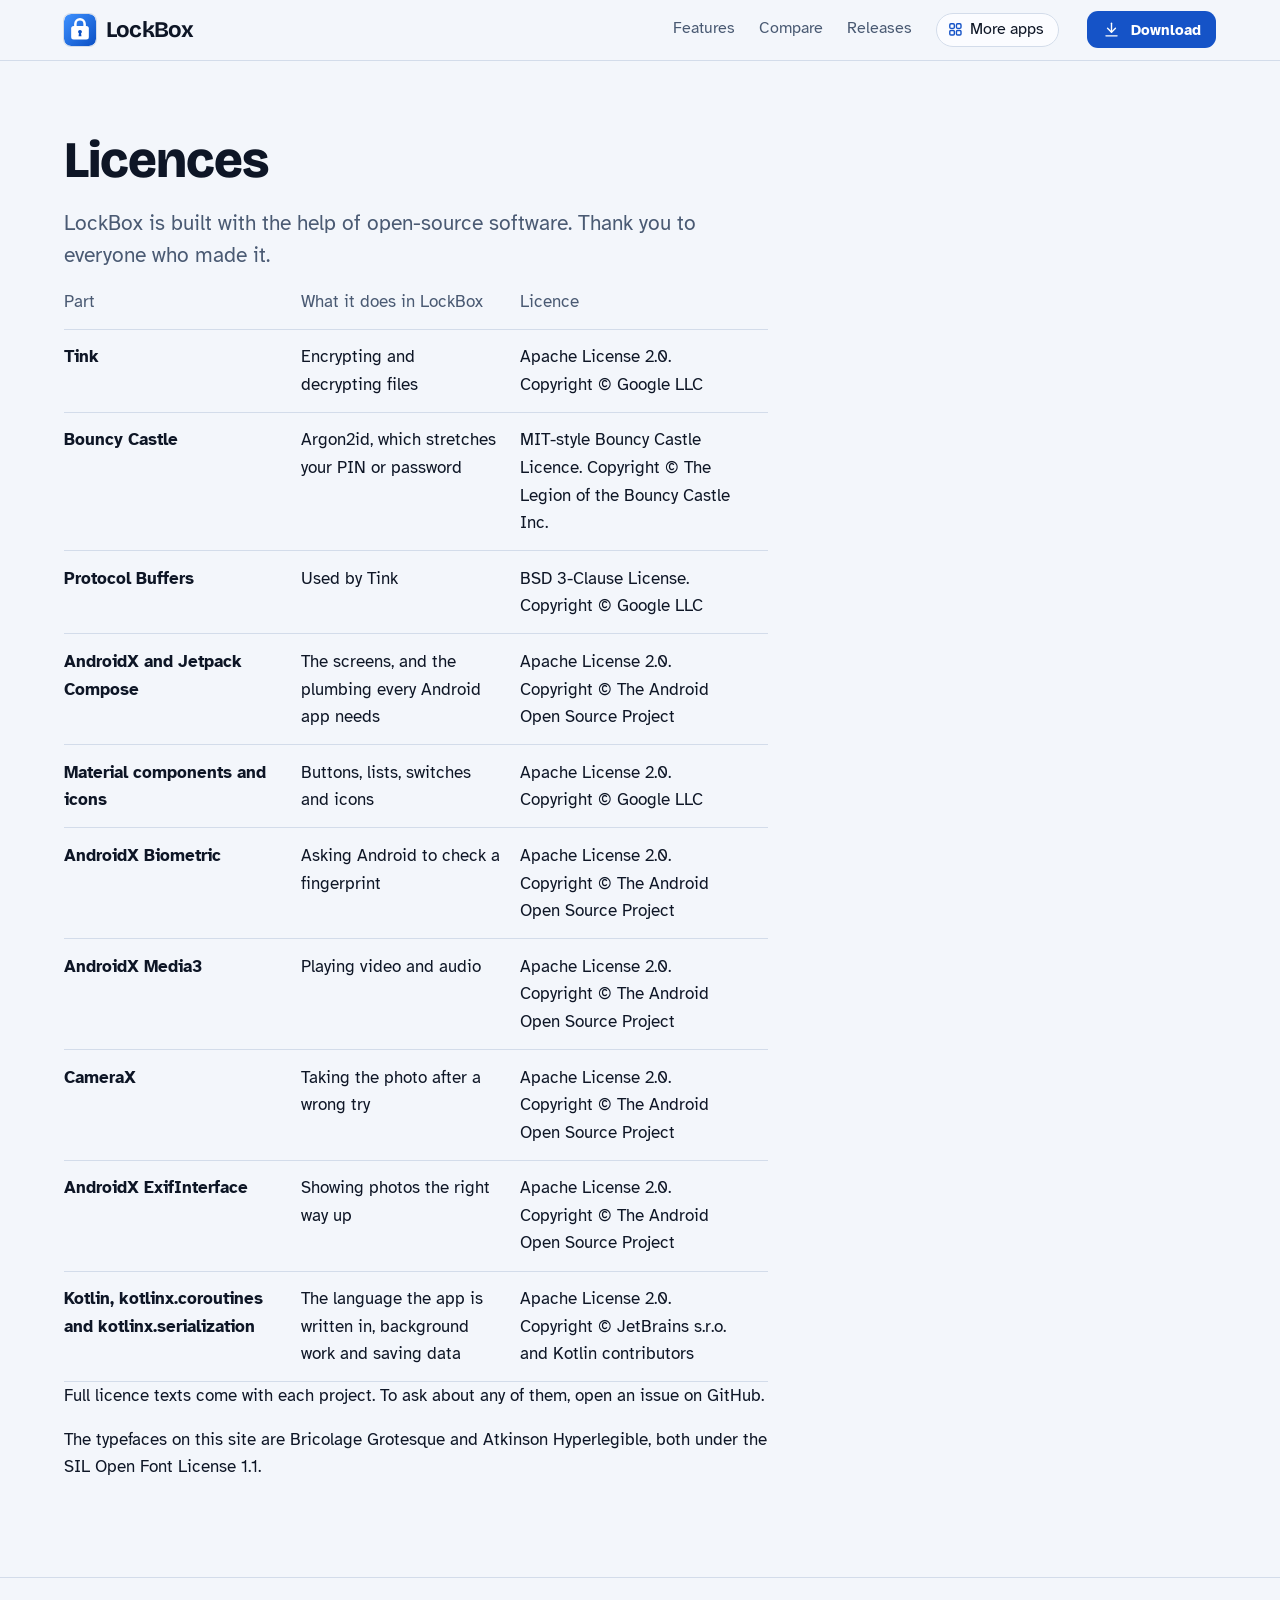
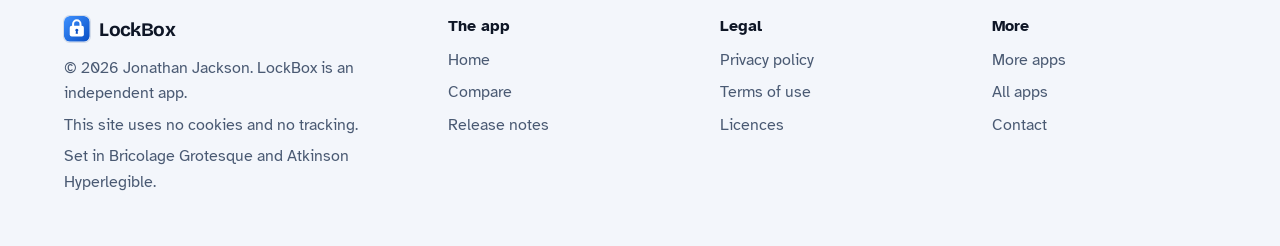
<file: licences.html>
<!DOCTYPE html>
<html lang="en-GB">
<head>
<meta charset="utf-8">
<meta name="viewport" content="width=device-width, initial-scale=1">
<title>LockBox licences</title>
<meta name="description" content="The open-source parts inside LockBox and their licences.">
<meta name="author" content="Jonathan Jackson">
<link rel="canonical" href="https://customgpter.github.io/lockbox/licences.html">
<meta name="theme-color" content="#f3f6fb" media="(prefers-color-scheme: light)">
<meta name="theme-color" content="#0a0e14" media="(prefers-color-scheme: dark)">
<meta property="og:type" content="website">
<meta property="og:site_name" content="LockBox">
<meta property="og:title" content="LockBox licences">
<meta property="og:description" content="The open-source parts inside LockBox and their licences.">
<meta property="og:url" content="https://customgpter.github.io/lockbox/licences.html">
<meta property="og:image" content="https://customgpter.github.io/lockbox/assets/og.png">
<meta property="og:image:width" content="1200">
<meta property="og:image:height" content="630">
<meta property="og:image:alt" content="LockBox&#x27;s home screen with Photos, Videos, My Files, Notes and Cards">
<meta property="og:locale" content="en_GB">
<meta name="twitter:card" content="summary_large_image">
<link rel="icon" href="./assets/favicon.svg" type="image/svg+xml">
<link rel="apple-touch-icon" href="./assets/apple-touch-icon.png">
<link rel="preload" href="./assets/fonts/bricolage-grotesque-latin.woff2" as="font" type="font/woff2" crossorigin>
<link rel="preload" href="./assets/fonts/atkinson-hyperlegible-latin-400-normal.woff2" as="font" type="font/woff2" crossorigin>
<link rel="stylesheet" href="./assets/site.css?v=1">
<link rel="stylesheet" href="./assets/house.css?v=1">
<link rel="stylesheet" href="./assets/apps-list.css?v=1">
<script src="./assets/apps-list.js?v=1" defer></script>
</head>
<body>
<a class="skip" href="#main">Skip to content</a>
<header class="masthead">
<div class="wrap">
<a class="brand" href="./" aria-label="LockBox home"><svg viewBox="0 0 108 108" aria-hidden="true"><defs><linearGradient id="lb-icon" x1="0" y1="0" x2="1" y2="1"><stop offset="0" stop-color="#3e91ff"/><stop offset="1" stop-color="#0a4fc4"/></linearGradient></defs><rect width="108" height="108" rx="24" fill="url(#lb-icon)"/><g transform="translate(54 55) scale(1.42) translate(-54 -58)"><path d="M43 50V43a11 11 0 0 1 22 0v7" fill="none" stroke="#fff" stroke-width="6" stroke-linecap="round"/><path fill="#fff" d="M39 48h30a6 6 0 0 1 6 6v20a6 6 0 0 1-6 6H39a6 6 0 0 1-6-6V54a6 6 0 0 1 6-6z"/><path fill="#0a4fc4" d="M54 57a4.5 4.5 0 1 1-.01 0zM51.8 63.5h4.4l1.3 8.5h-7z"/></g></svg><span>LockBox</span></a>
<nav aria-label="Main"><ul><li><a href="./#features">Features</a></li><li><a href="./compare.html">Compare</a></li><li><a href="./releases.html">Releases</a></li><li><a class="more-apps" href="./more-apps.html"><svg class="ico" viewBox="0 0 24 24" aria-hidden="true"><rect x="4" y="4" width="6.5" height="6.5" rx="1.6"/><rect x="13.5" y="4" width="6.5" height="6.5" rx="1.6"/><rect x="4" y="13.5" width="6.5" height="6.5" rx="1.6"/><rect x="13.5" y="13.5" width="6.5" height="6.5" rx="1.6"/></svg>More apps</a></li></ul></nav>
<a class="button small" href="https://github.com/CustomGPTer/lockbox/releases/latest/download/LockBox.apk"><svg class="ico" viewBox="0 0 24 24" aria-hidden="true"><path d="M12 4v11"/><path d="M7 10.5l5 5 5-5"/><path d="M5 20h14"/></svg>Download</a>
</div>
</header>
<main id="main" class="doc">
<div class="wrap">
<div class="measure">
<h1>Licences</h1>
<p class="lede">LockBox is built with the help of open-source software. Thank you to everyone who made it.</p>
<div class="scroll"><table><thead><tr><th scope="col">Part</th><th scope="col">What it does in LockBox</th><th scope="col">Licence</th></tr></thead><tbody><tr><th scope="row">Tink</th><td>Encrypting and decrypting files</td><td>Apache License 2.0. Copyright &copy; Google LLC</td></tr><tr><th scope="row">Bouncy Castle</th><td>Argon2id, which stretches your PIN or password</td><td>MIT-style Bouncy Castle Licence. Copyright &copy; The Legion of the Bouncy Castle Inc.</td></tr><tr><th scope="row">Protocol Buffers</th><td>Used by Tink</td><td>BSD 3-Clause License. Copyright &copy; Google LLC</td></tr><tr><th scope="row">AndroidX and Jetpack Compose</th><td>The screens, and the plumbing every Android app needs</td><td>Apache License 2.0. Copyright &copy; The Android Open Source Project</td></tr><tr><th scope="row">Material components and icons</th><td>Buttons, lists, switches and icons</td><td>Apache License 2.0. Copyright &copy; Google LLC</td></tr><tr><th scope="row">AndroidX Biometric</th><td>Asking Android to check a fingerprint</td><td>Apache License 2.0. Copyright &copy; The Android Open Source Project</td></tr><tr><th scope="row">AndroidX Media3</th><td>Playing video and audio</td><td>Apache License 2.0. Copyright &copy; The Android Open Source Project</td></tr><tr><th scope="row">CameraX</th><td>Taking the photo after a wrong try</td><td>Apache License 2.0. Copyright &copy; The Android Open Source Project</td></tr><tr><th scope="row">AndroidX ExifInterface</th><td>Showing photos the right way up</td><td>Apache License 2.0. Copyright &copy; The Android Open Source Project</td></tr><tr><th scope="row">Kotlin, kotlinx.coroutines and kotlinx.serialization</th><td>The language the app is written in, background work and saving data</td><td>Apache License 2.0. Copyright &copy; JetBrains s.r.o. and Kotlin contributors</td></tr></tbody></table></div>
<p>Full licence texts come with each project. To ask about any of them, open an issue on GitHub.</p>
<p>The typefaces on this site are Bricolage Grotesque and Atkinson Hyperlegible, both under the SIL Open Font License 1.1.</p>
</div>
</div>
</main>
<footer class="colophon">
<div class="wrap">
<div>
<a class="brand" href="./" aria-label="LockBox home"><svg viewBox="0 0 108 108" aria-hidden="true"><defs><linearGradient id="lb-icon" x1="0" y1="0" x2="1" y2="1"><stop offset="0" stop-color="#3e91ff"/><stop offset="1" stop-color="#0a4fc4"/></linearGradient></defs><rect width="108" height="108" rx="24" fill="url(#lb-icon)"/><g transform="translate(54 55) scale(1.42) translate(-54 -58)"><path d="M43 50V43a11 11 0 0 1 22 0v7" fill="none" stroke="#fff" stroke-width="6" stroke-linecap="round"/><path fill="#fff" d="M39 48h30a6 6 0 0 1 6 6v20a6 6 0 0 1-6 6H39a6 6 0 0 1-6-6V54a6 6 0 0 1 6-6z"/><path fill="#0a4fc4" d="M54 57a4.5 4.5 0 1 1-.01 0zM51.8 63.5h4.4l1.3 8.5h-7z"/></g></svg><span>LockBox</span></a>
<p>&copy; 2026 Jonathan Jackson. LockBox is an independent app.</p>
<p>This site uses no cookies and no tracking.</p>
<p>Set in Bricolage Grotesque and Atkinson Hyperlegible.</p>
</div>
<nav aria-label="The app"><h2>The app</h2><ul>
<li><a href="./">Home</a></li>
<li><a href="./compare.html">Compare</a></li>
<li><a href="./releases.html">Release notes</a></li>

</ul></nav>
<nav aria-label="Legal"><h2>Legal</h2><ul>
<li><a href="./privacy.html">Privacy policy</a></li>
<li><a href="./terms.html">Terms of use</a></li>
<li><a href="./licences.html">Licences</a></li>
</ul></nav>
<nav aria-label="More"><h2>More</h2><ul>
<li><a href="./more-apps.html">More apps</a></li>
<li><a href="https://customgpter.github.io/">All apps</a></li>
<li><a href="https://github.com/CustomGPTer/lockbox/issues">Contact</a></li>
</ul></nav>
</div>
</footer>
</body>
</html>
</file>
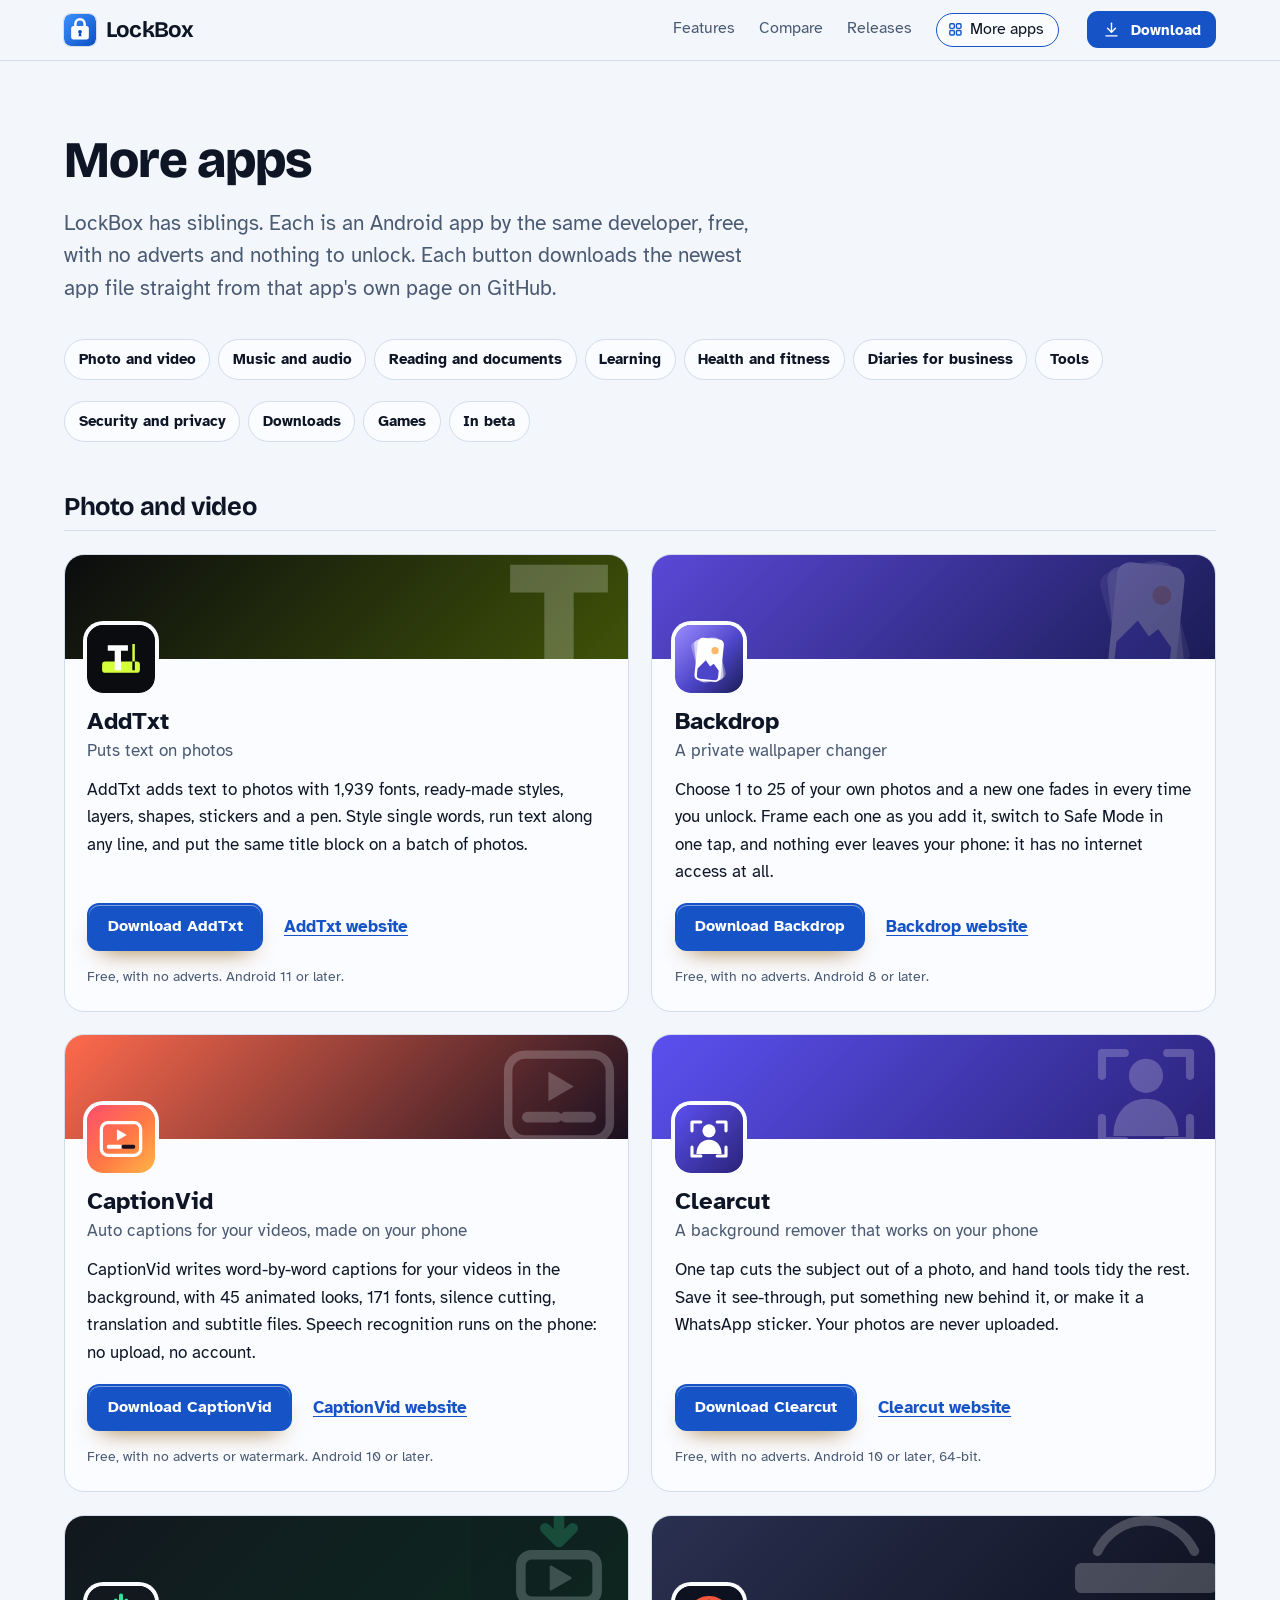
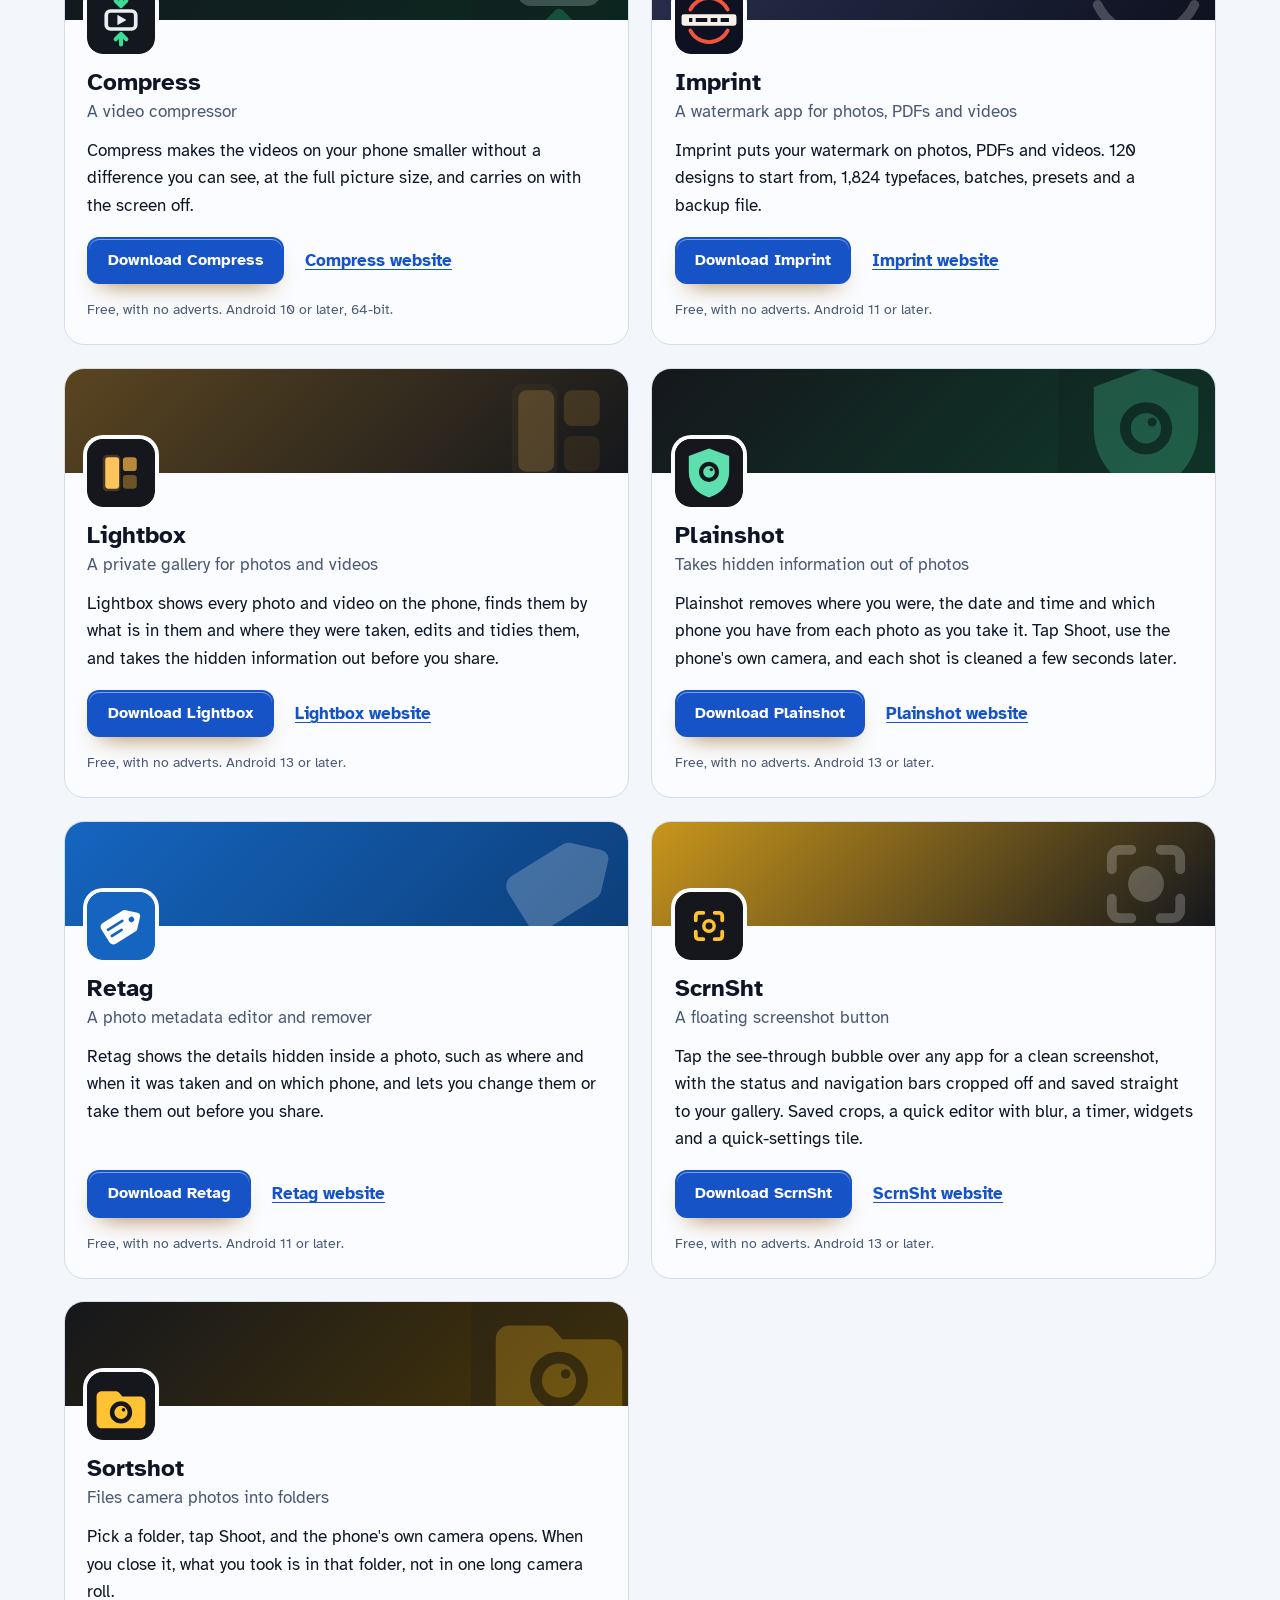
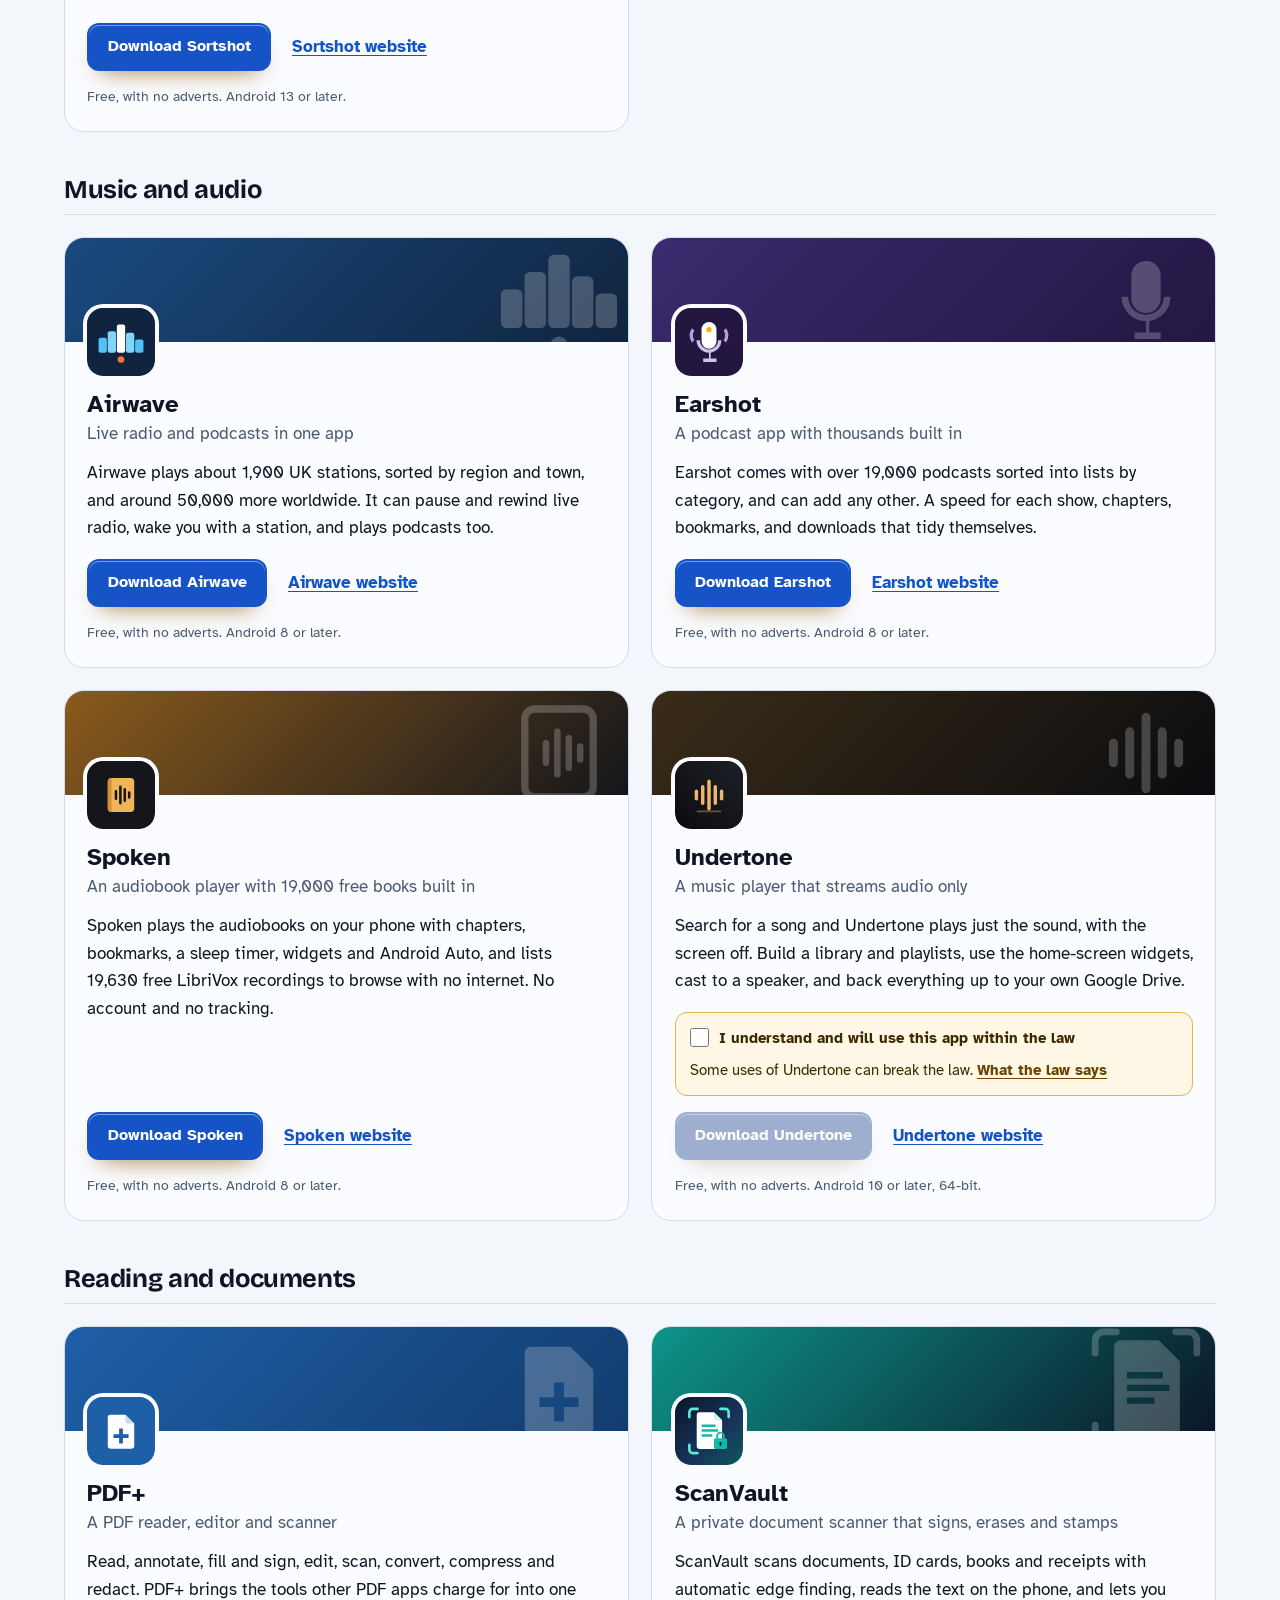
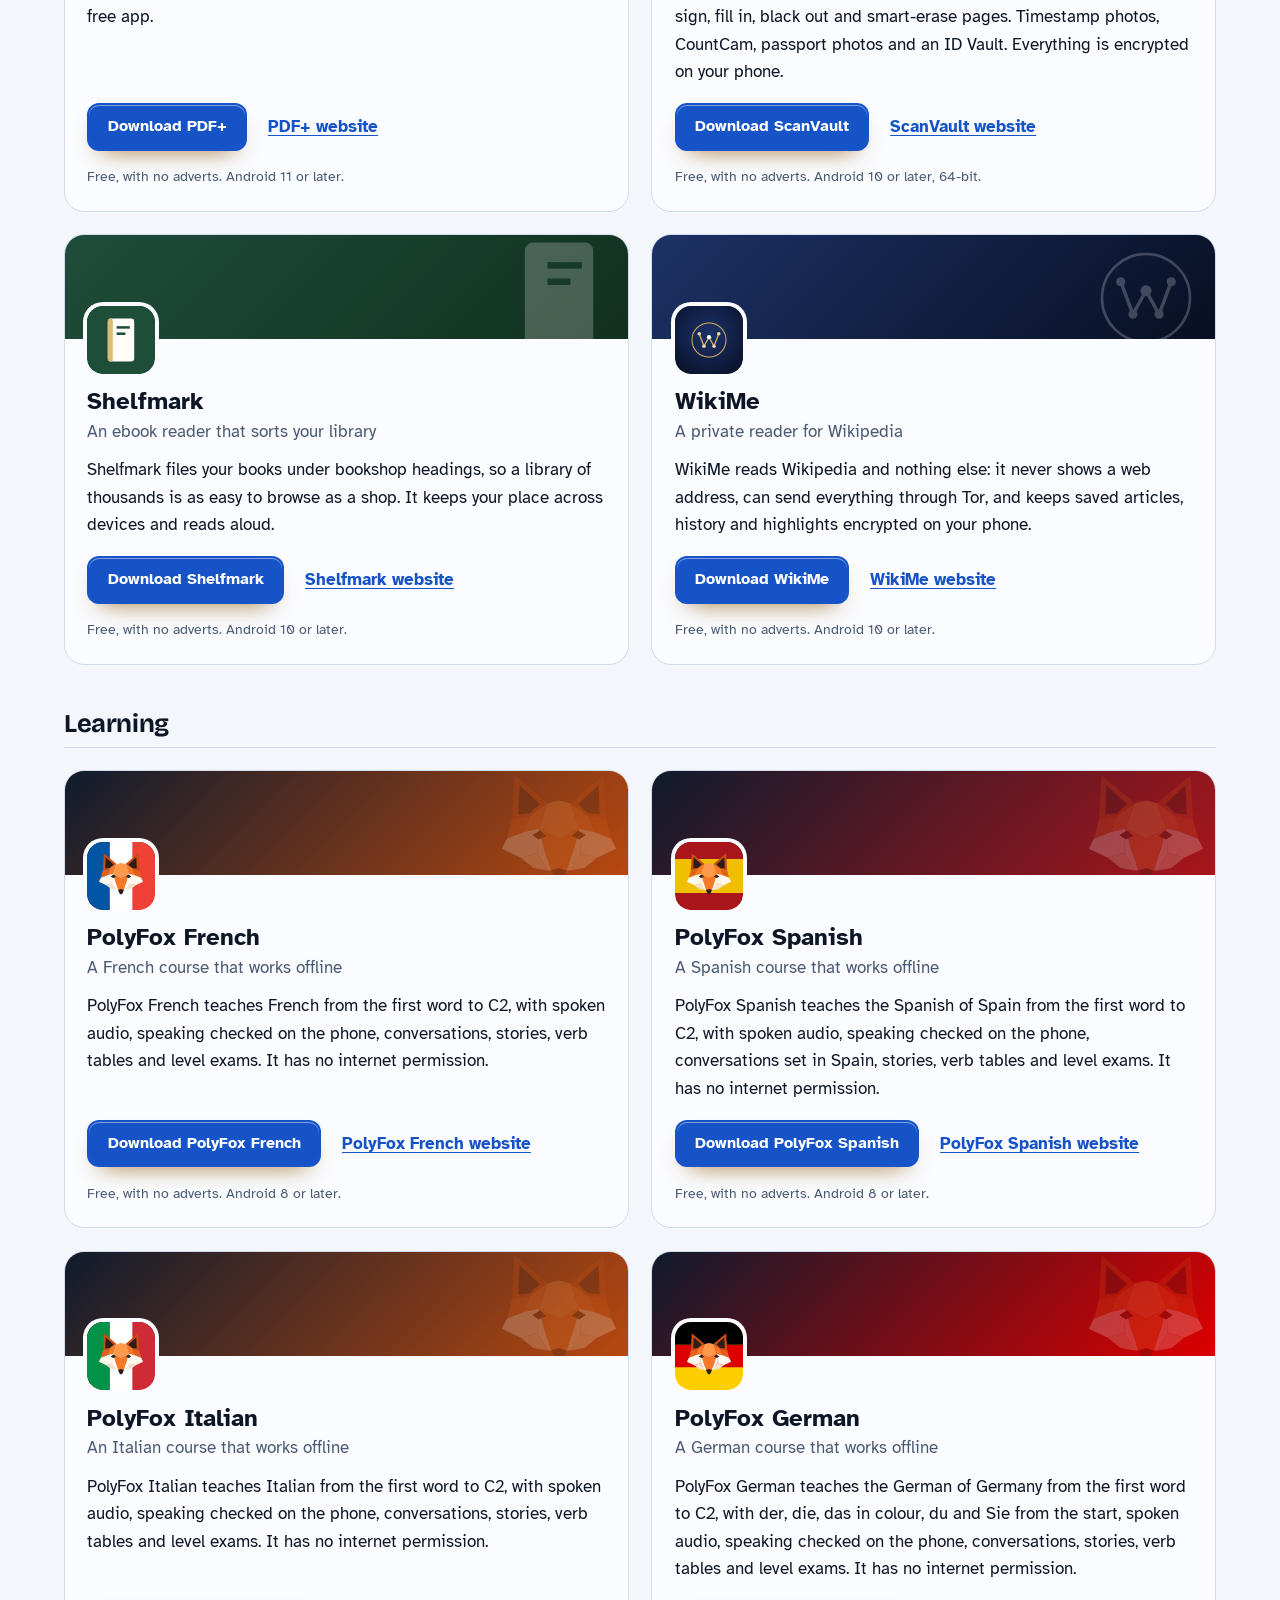
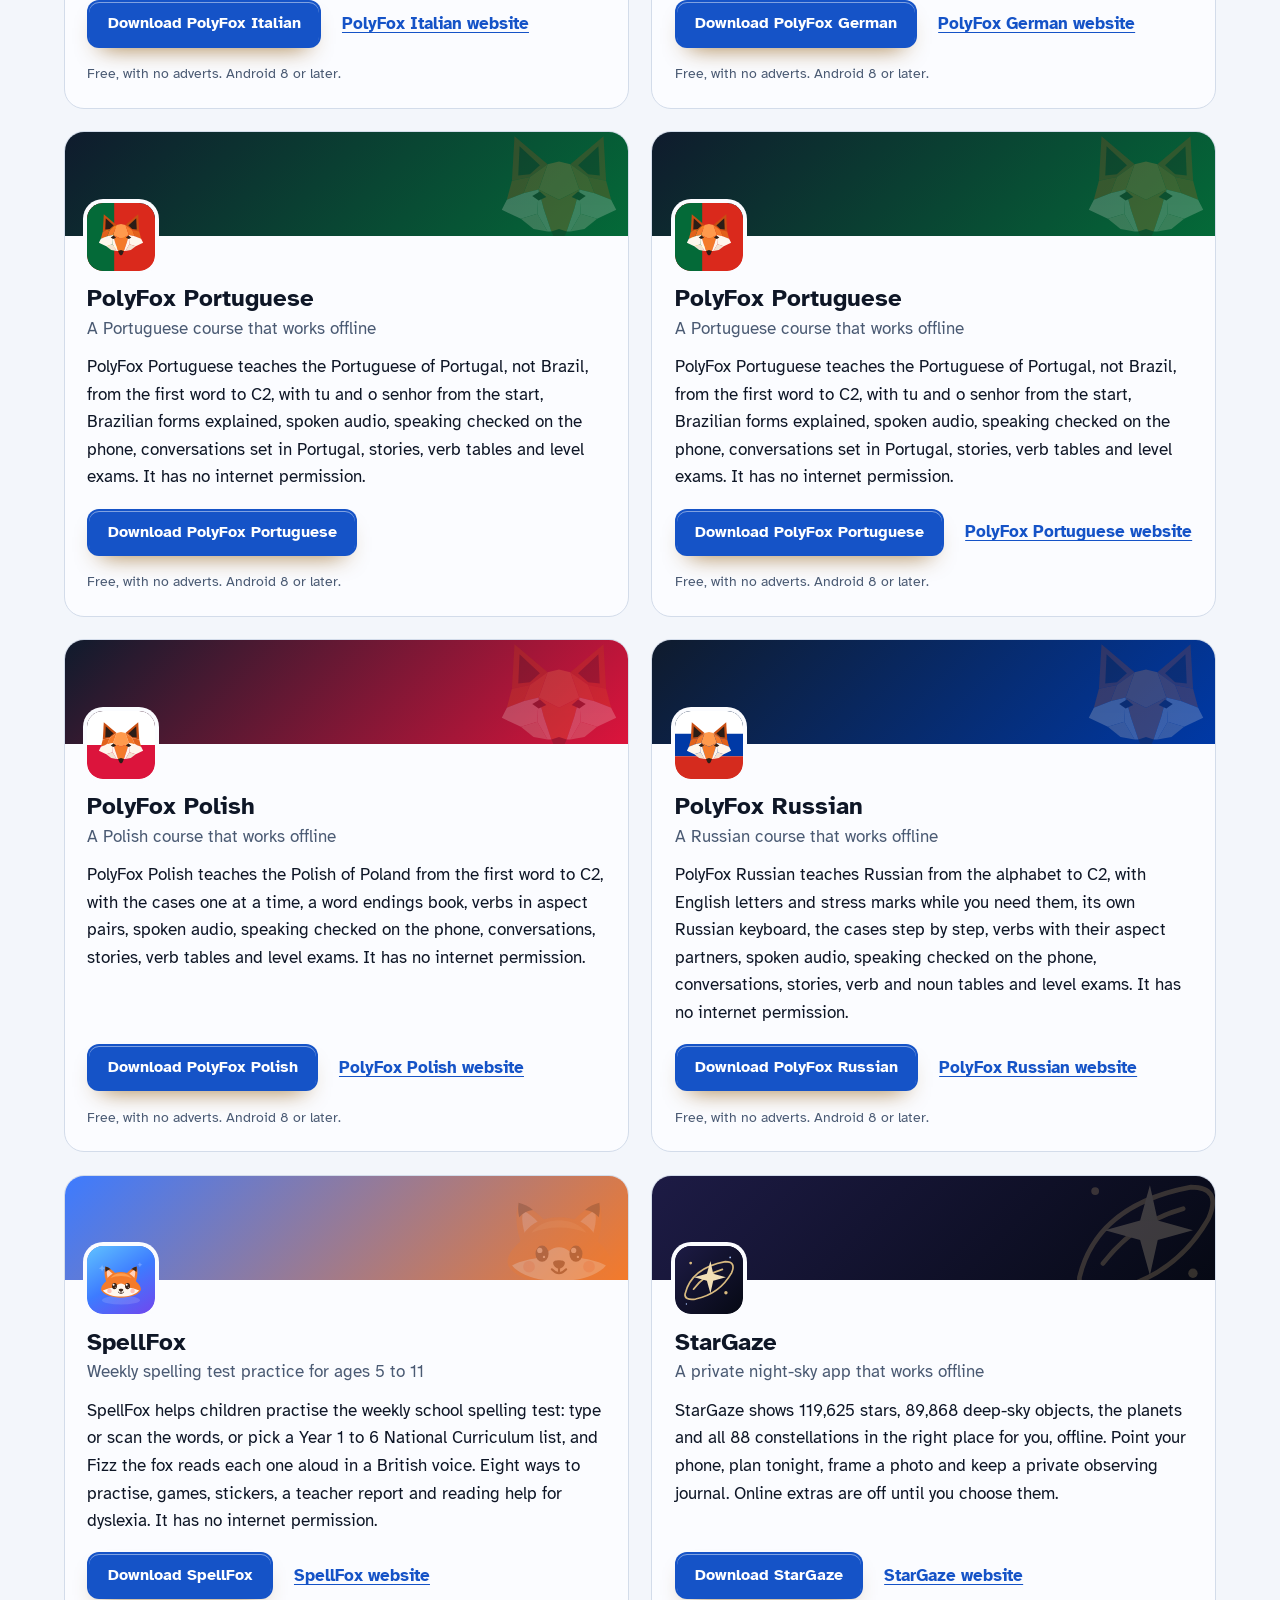
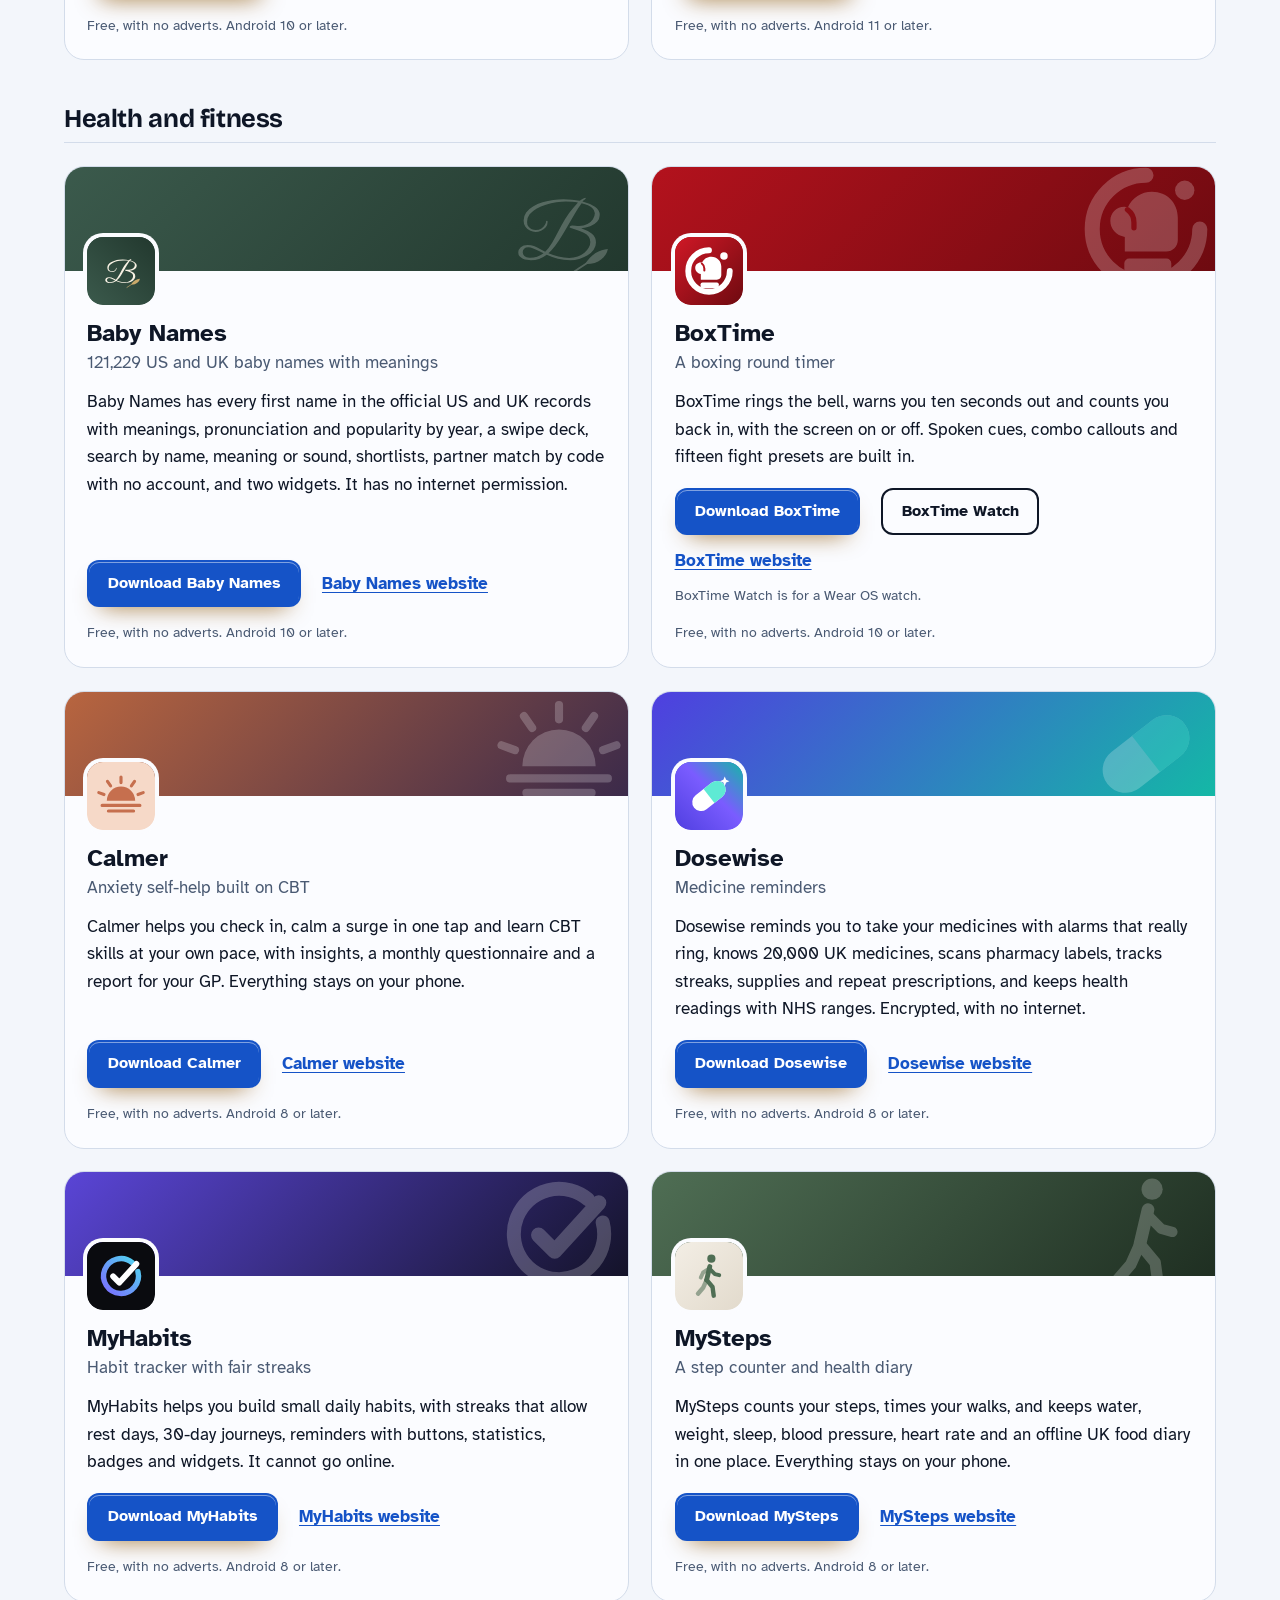
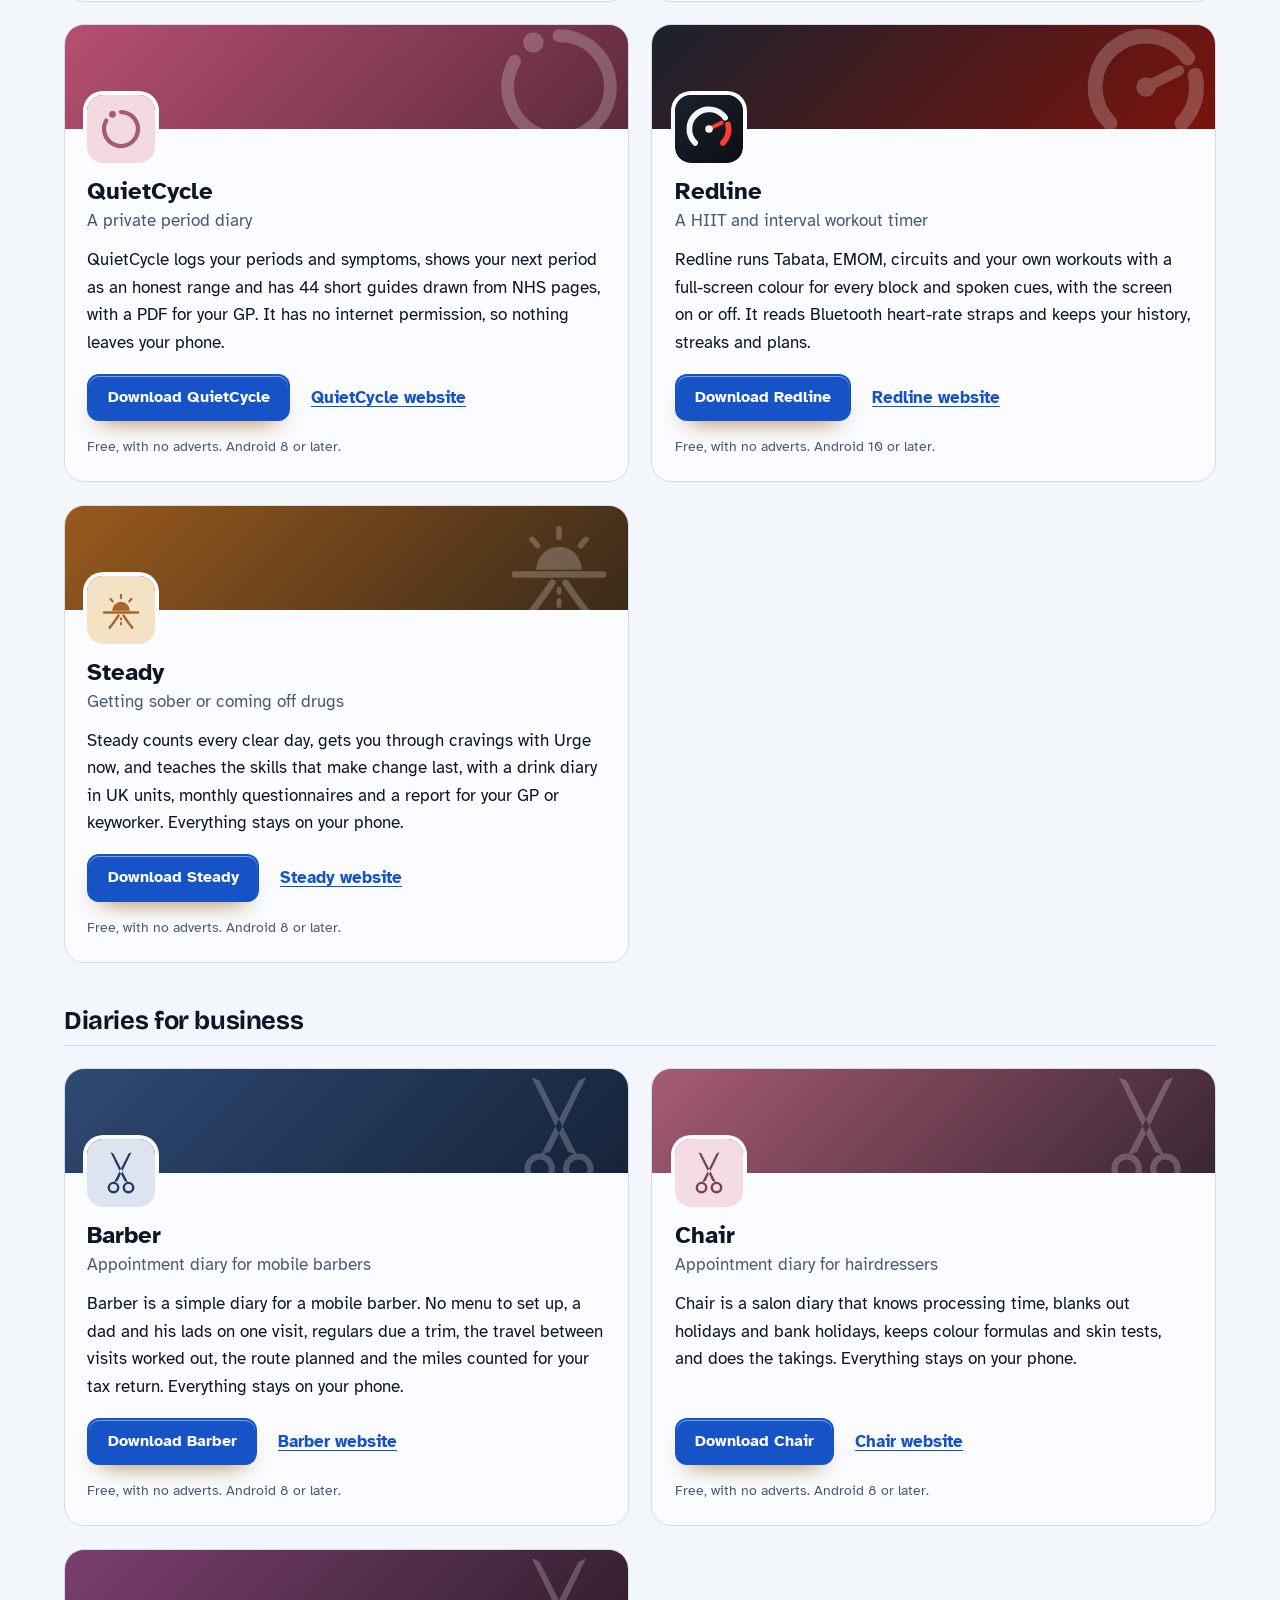
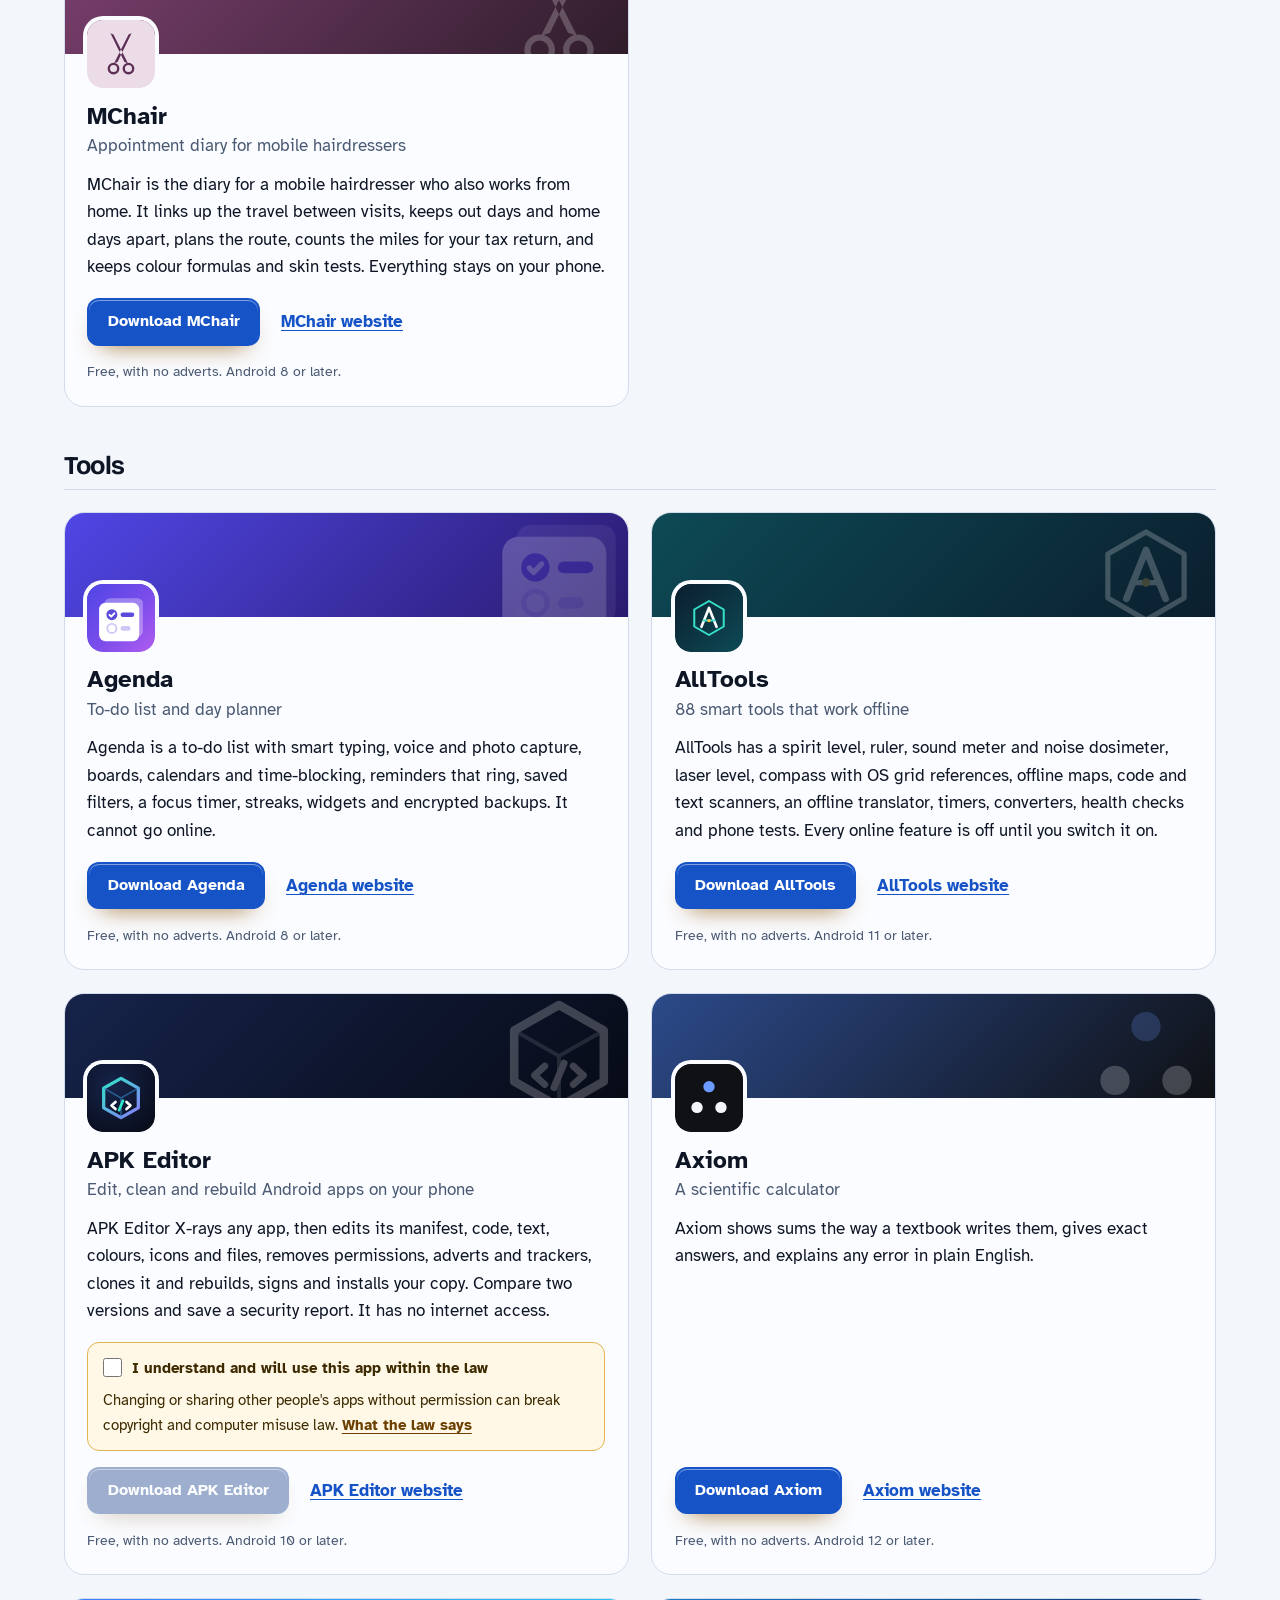
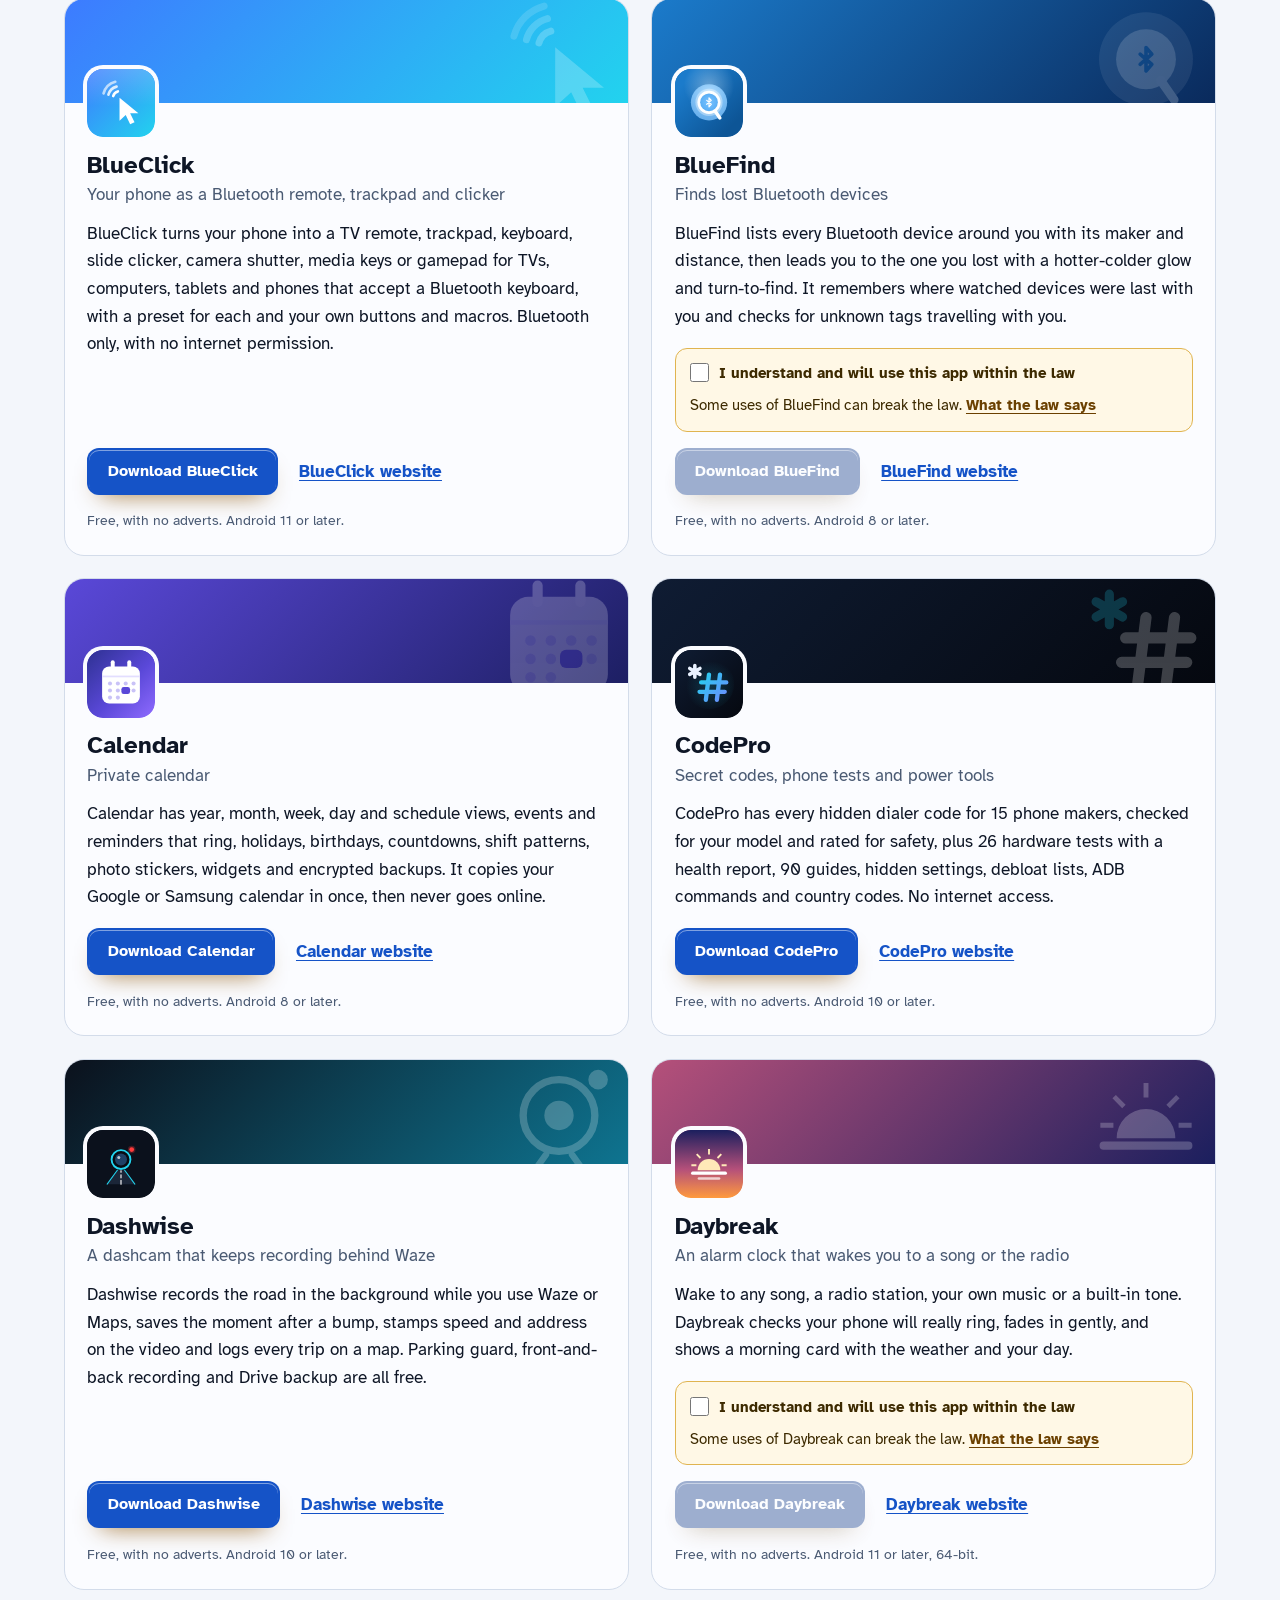
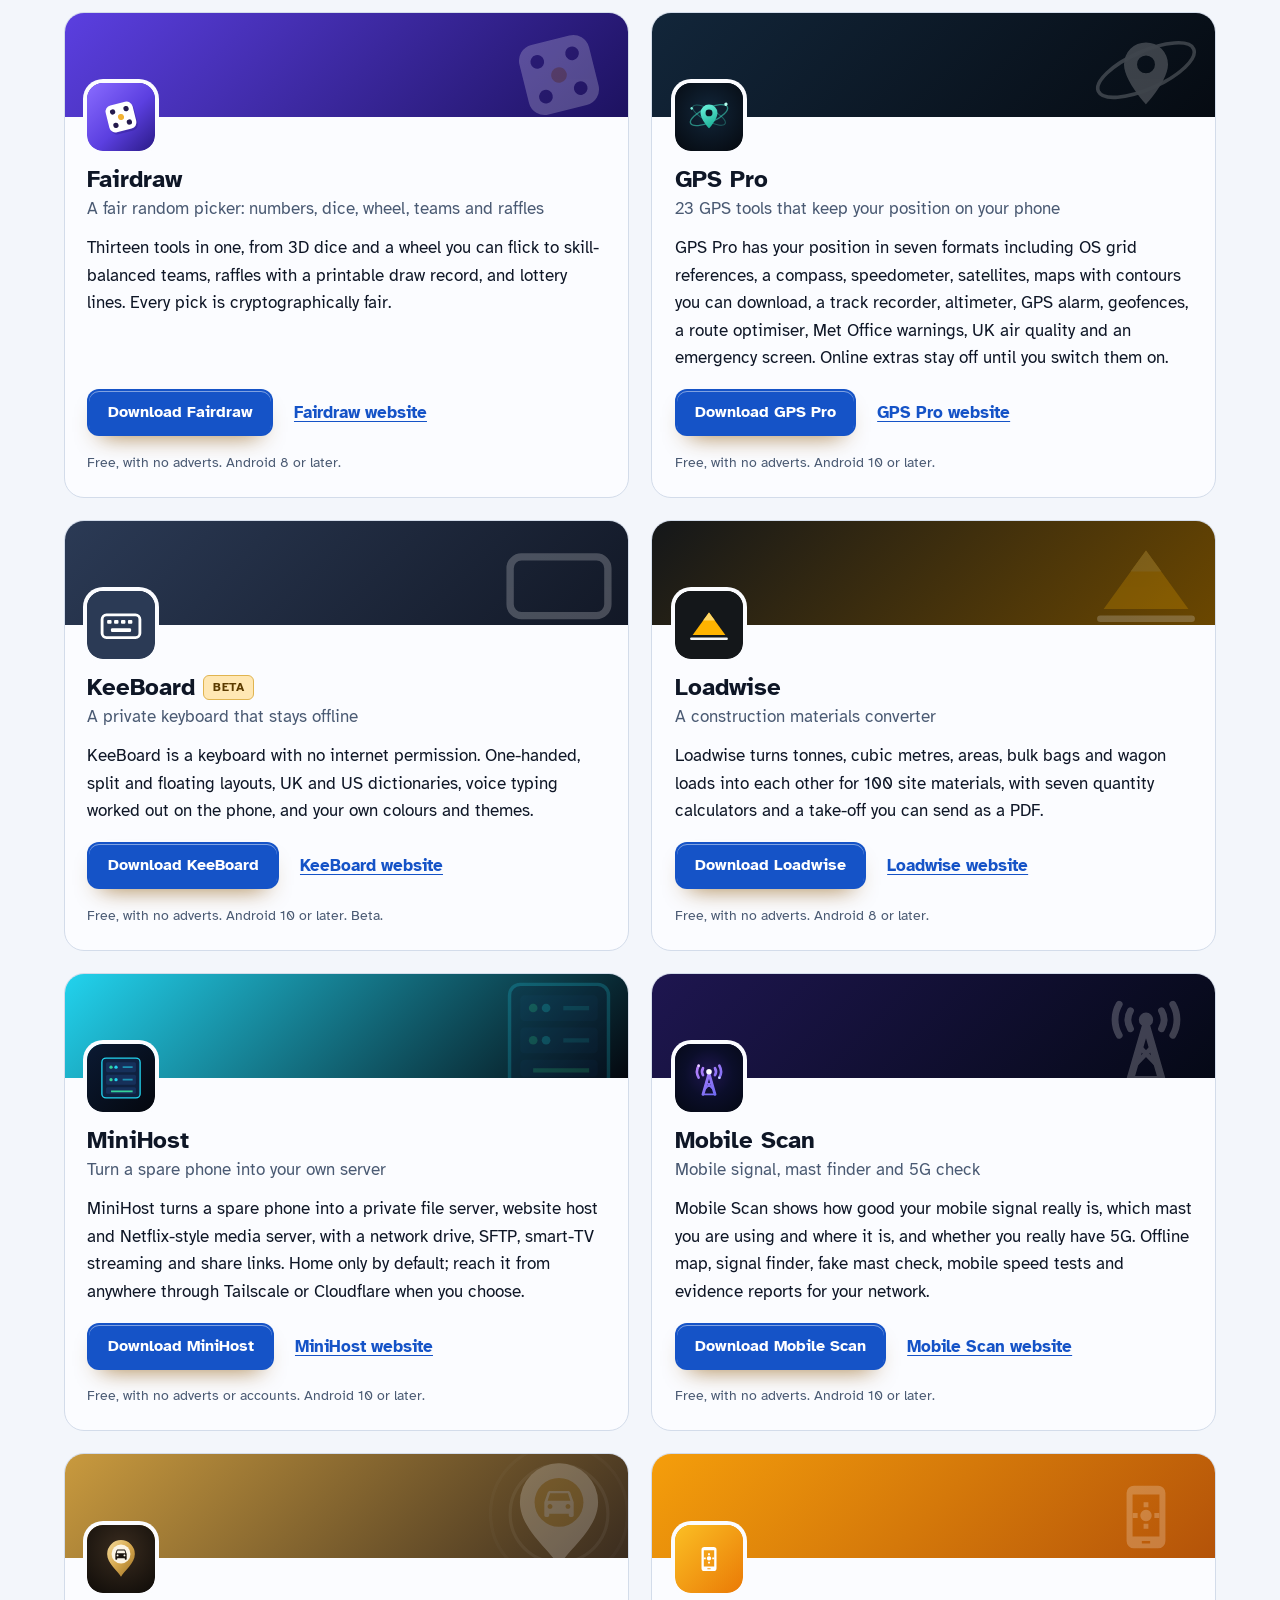
<file: more-apps.html>
<!DOCTYPE html>
<html lang="en-GB">
<head>
<meta charset="utf-8">
<meta name="viewport" content="width=device-width, initial-scale=1">
<title>More free Android apps from the maker of LockBox</title>
<meta name="description" content="All 99 free Android apps from the maker of LockBox, in one list by category, each with its download and a link to its website.">
<meta name="author" content="Jonathan Jackson">
<link rel="canonical" href="https://customgpter.github.io/lockbox/more-apps.html">
<meta name="theme-color" content="#f3f6fb" media="(prefers-color-scheme: light)">
<meta name="theme-color" content="#0a0e14" media="(prefers-color-scheme: dark)">
<meta property="og:type" content="website">
<meta property="og:site_name" content="LockBox">
<meta property="og:title" content="More free Android apps from the maker of LockBox">
<meta property="og:description" content="All 99 free Android apps from the maker of LockBox, in one list by category, each with its download and a link to its website.">
<meta property="og:url" content="https://customgpter.github.io/lockbox/more-apps.html">
<meta property="og:image" content="https://customgpter.github.io/lockbox/assets/og.png">
<meta property="og:image:width" content="1200">
<meta property="og:image:height" content="630">
<meta property="og:image:alt" content="LockBox&#x27;s home screen with Photos, Videos, My Files, Notes and Cards">
<meta property="og:locale" content="en_GB">
<meta name="twitter:card" content="summary_large_image">
<link rel="icon" href="./assets/favicon.svg" type="image/svg+xml">
<link rel="apple-touch-icon" href="./assets/apple-touch-icon.png">
<link rel="preload" href="./assets/fonts/bricolage-grotesque-latin.woff2" as="font" type="font/woff2" crossorigin>
<link rel="preload" href="./assets/fonts/atkinson-hyperlegible-latin-400-normal.woff2" as="font" type="font/woff2" crossorigin>
<link rel="stylesheet" href="./assets/site.css?v=1">
<link rel="stylesheet" href="./assets/house.css?v=1">
<script type="application/ld+json">{"@context":"https://schema.org","@type":"ItemList","name":"Apps from the maker of LockBox","url":"https://customgpter.github.io/lockbox/more-apps.html","itemListElement":[{"@type":"ListItem","position":1,"name":"AddTxt","url":"https://customgpter.github.io/addtxt/"},{"@type":"ListItem","position":2,"name":"Backdrop","url":"https://customgpter.github.io/backdrop/"},{"@type":"ListItem","position":3,"name":"CaptionVid","url":"https://customgpter.github.io/captionvid/"},{"@type":"ListItem","position":4,"name":"Clearcut","url":"https://customgpter.github.io/clearcut/"},{"@type":"ListItem","position":5,"name":"Compress","url":"https://customgpter.github.io/compress/"},{"@type":"ListItem","position":6,"name":"Imprint","url":"https://customgpter.github.io/imprint/"},{"@type":"ListItem","position":7,"name":"Lightbox","url":"https://customgpter.github.io/lightbox/"},{"@type":"ListItem","position":8,"name":"Plainshot","url":"https://customgpter.github.io/plainshot/"},{"@type":"ListItem","position":9,"name":"Retag","url":"https://customgpter.github.io/retag/"},{"@type":"ListItem","position":10,"name":"ScrnSht","url":"https://customgpter.github.io/scrnsht/"},{"@type":"ListItem","position":11,"name":"Sortshot","url":"https://customgpter.github.io/sortshot/"},{"@type":"ListItem","position":12,"name":"Airwave","url":"https://customgpter.github.io/airwave/"},{"@type":"ListItem","position":13,"name":"Earshot","url":"https://customgpter.github.io/earshot/"},{"@type":"ListItem","position":14,"name":"Spoken","url":"https://customgpter.github.io/spoken/"},{"@type":"ListItem","position":15,"name":"Undertone","url":"https://customgpter.github.io/undertone/"},{"@type":"ListItem","position":16,"name":"PDF+","url":"https://customgpter.github.io/pdfplus/"},{"@type":"ListItem","position":17,"name":"ScanVault","url":"https://customgpter.github.io/scanvault/"},{"@type":"ListItem","position":18,"name":"Shelfmark","url":"https://customgpter.github.io/shelfmark/"},{"@type":"ListItem","position":19,"name":"WikiMe","url":"https://customgpter.github.io/wikime/"},{"@type":"ListItem","position":20,"name":"PolyFox French","url":"https://customgpter.github.io/polyfox/"},{"@type":"ListItem","position":21,"name":"PolyFox German","url":"https://customgpter.github.io/polyfox-german/"},{"@type":"ListItem","position":22,"name":"PolyFox Portuguese","url":"https://customgpter.github.io/polyfox-portuguese/"},{"@type":"ListItem","position":23,"name":"PolyFox Polish","url":"https://customgpter.github.io/polyfox-polish/"},{"@type":"ListItem","position":24,"name":"PolyFox Russian","url":"https://customgpter.github.io/polyfox-russian/"},{"@type":"ListItem","position":25,"name":"SpellFox","url":"https://customgpter.github.io/spellfox/"},{"@type":"ListItem","position":26,"name":"StarGaze","url":"https://customgpter.github.io/stargaze/"},{"@type":"ListItem","position":27,"name":"Baby Names","url":"https://customgpter.github.io/babynames/"},{"@type":"ListItem","position":28,"name":"BoxTime","url":"https://customgpter.github.io/boxtime/"},{"@type":"ListItem","position":29,"name":"Calmer","url":"https://customgpter.github.io/calmer/"},{"@type":"ListItem","position":30,"name":"Dosewise","url":"https://customgpter.github.io/dosewise/"},{"@type":"ListItem","position":31,"name":"MyHabits","url":"https://customgpter.github.io/myhabits/"},{"@type":"ListItem","position":32,"name":"MySteps","url":"https://customgpter.github.io/mysteps/"},{"@type":"ListItem","position":33,"name":"QuietCycle","url":"https://customgpter.github.io/quietcycle/"},{"@type":"ListItem","position":34,"name":"Redline","url":"https://customgpter.github.io/redline/"},{"@type":"ListItem","position":35,"name":"Steady","url":"https://customgpter.github.io/steady/"},{"@type":"ListItem","position":36,"name":"Barber","url":"https://customgpter.github.io/barber/"},{"@type":"ListItem","position":37,"name":"Chair","url":"https://customgpter.github.io/chair/"},{"@type":"ListItem","position":38,"name":"MChair","url":"https://customgpter.github.io/mchair/"},{"@type":"ListItem","position":39,"name":"Agenda","url":"https://customgpter.github.io/agenda/"},{"@type":"ListItem","position":40,"name":"AllTools","url":"https://customgpter.github.io/alltools/"},{"@type":"ListItem","position":41,"name":"APK Editor","url":"https://customgpter.github.io/apkeditor/"},{"@type":"ListItem","position":42,"name":"Axiom","url":"https://customgpter.github.io/axiom/"},{"@type":"ListItem","position":43,"name":"BlueClick","url":"https://customgpter.github.io/blueclick/"},{"@type":"ListItem","position":44,"name":"BlueFind","url":"https://customgpter.github.io/bluefind/"},{"@type":"ListItem","position":45,"name":"Calendar","url":"https://customgpter.github.io/calendar/"},{"@type":"ListItem","position":46,"name":"CodePro","url":"https://customgpter.github.io/codepro/"},{"@type":"ListItem","position":47,"name":"Dashwise","url":"https://customgpter.github.io/dashwise/"},{"@type":"ListItem","position":48,"name":"Daybreak","url":"https://customgpter.github.io/daybreak/"},{"@type":"ListItem","position":49,"name":"Fairdraw","url":"https://customgpter.github.io/fairdraw/"},{"@type":"ListItem","position":50,"name":"GPS Pro","url":"https://customgpter.github.io/gpspro/"},{"@type":"ListItem","position":51,"name":"KeeBoard","url":"https://customgpter.github.io/keeboard/"},{"@type":"ListItem","position":52,"name":"Loadwise","url":"https://customgpter.github.io/loadwise/"},{"@type":"ListItem","position":53,"name":"MiniHost","url":"https://customgpter.github.io/minihost/"},{"@type":"ListItem","position":54,"name":"Mobile Scan","url":"https://customgpter.github.io/mobilescan/"},{"@type":"ListItem","position":55,"name":"Parkwise","url":"https://customgpter.github.io/parkwise/"},{"@type":"ListItem","position":56,"name":"Pocketmind","url":"https://customgpter.github.io/pocketmind/"},{"@type":"ListItem","position":57,"name":"Refine","url":"https://customgpter.github.io/refine/"},{"@type":"ListItem","position":58,"name":"Shiftwise","url":"https://customgpter.github.io/shiftwise/"},{"@type":"ListItem","position":59,"name":"SimpleCalc","url":"https://customgpter.github.io/simplecalc/"},{"@type":"ListItem","position":60,"name":"Skyline","url":"https://customgpter.github.io/skyline/"},{"@type":"ListItem","position":61,"name":"Slipway","url":"https://customgpter.github.io/slipway/"},{"@type":"ListItem","position":62,"name":"Tagger","url":"https://customgpter.github.io/tagger/"},{"@type":"ListItem","position":63,"name":"TotalClean","url":"https://customgpter.github.io/totalclean/"},{"@type":"ListItem","position":64,"name":"TVLink","url":"https://customgpter.github.io/tvlink/"},{"@type":"ListItem","position":65,"name":"Unbox","url":"https://customgpter.github.io/unbox/"},{"@type":"ListItem","position":66,"name":"WhatsKeep","url":"https://customgpter.github.io/whatskeep/"},{"@type":"ListItem","position":67,"name":"WiFi Scan","url":"https://customgpter.github.io/wifiscan/"},{"@type":"ListItem","position":68,"name":"Auditly","url":"https://customgpter.github.io/auditly/"},{"@type":"ListItem","position":69,"name":"Backchannel","url":"https://customgpter.github.io/backchannel/"},{"@type":"ListItem","position":70,"name":"ENotes","url":"https://customgpter.github.io/enotes/"},{"@type":"ListItem","position":71,"name":"FindMe","url":"https://customgpter.github.io/findme/"},{"@type":"ListItem","position":72,"name":"iLock","url":"https://customgpter.github.io/ilock/"},{"@type":"ListItem","position":73,"name":"ImSafe","url":"https://customgpter.github.io/imsafe/"},{"@type":"ListItem","position":74,"name":"IShred","url":"https://customgpter.github.io/ishred/"},{"@type":"ListItem","position":75,"name":"LockBox","url":"https://customgpter.github.io/lockbox/"},{"@type":"ListItem","position":76,"name":"PassVault","url":"https://customgpter.github.io/passvault/"},{"@type":"ListItem","position":77,"name":"SpyFind","url":"https://customgpter.github.io/spyfind/"},{"@type":"ListItem","position":78,"name":"TextWipe","url":"https://customgpter.github.io/textwipe/"},{"@type":"ListItem","position":79,"name":"Tracewire","url":"https://customgpter.github.io/tracewire/"},{"@type":"ListItem","position":80,"name":"Vigil","url":"https://customgpter.github.io/vigil/"},{"@type":"ListItem","position":81,"name":"Grab","url":"https://customgpter.github.io/grab/"},{"@type":"ListItem","position":82,"name":"Swarm","url":"https://customgpter.github.io/swarm/"},{"@type":"ListItem","position":83,"name":"Plane Games","url":"https://customgpter.github.io/plane-games/"},{"@type":"ListItem","position":84,"name":"Ninefold","url":"https://customgpter.github.io/ninefold/"},{"@type":"ListItem","position":85,"name":"Cubewise","url":"https://customgpter.github.io/cubewise/"},{"@type":"ListItem","position":86,"name":"Tilewise","url":"https://customgpter.github.io/tilewise/"},{"@type":"ListItem","position":87,"name":"Letterwise","url":"https://customgpter.github.io/letterwise/"},{"@type":"ListItem","position":88,"name":"Kingside","url":"https://customgpter.github.io/kingside/"},{"@type":"ListItem","position":89,"name":"Deckhand","url":"https://customgpter.github.io/deckhand/"},{"@type":"ListItem","position":90,"name":"SNESForge","url":"https://customgpter.github.io/snesforge/"},{"@type":"ListItem","position":91,"name":"Fame Boy","url":"https://customgpter.github.io/fameboy/"},{"@type":"ListItem","position":92,"name":"PSPPro","url":"https://customgpter.github.io/psppro/"},{"@type":"ListItem","position":93,"name":"MegaGen","url":"https://customgpter.github.io/megagen/"},{"@type":"ListItem","position":94,"name":"QVR","url":"https://customgpter.github.io/qvr/"},{"@type":"ListItem","position":95,"name":"QVR Watch","url":"https://customgpter.github.io/qvr-watch/"},{"@type":"ListItem","position":96,"name":"QVRLite","url":"https://customgpter.github.io/qvrlite/"},{"@type":"ListItem","position":97,"name":"Onionz","url":"https://customgpter.github.io/onionz/"},{"@type":"ListItem","position":98,"name":"OnionzWeb","url":"https://customgpter.github.io/onionzweb/"}]}</script>
<link rel="stylesheet" href="./assets/apps-list.css?v=1">
<script src="./assets/apps-list.js?v=1" defer></script>
</head>
<body>
<a class="skip" href="#main">Skip to content</a>
<header class="masthead">
<div class="wrap">
<a class="brand" href="./" aria-label="LockBox home"><svg viewBox="0 0 108 108" aria-hidden="true"><defs><linearGradient id="lb-icon" x1="0" y1="0" x2="1" y2="1"><stop offset="0" stop-color="#3e91ff"/><stop offset="1" stop-color="#0a4fc4"/></linearGradient></defs><rect width="108" height="108" rx="24" fill="url(#lb-icon)"/><g transform="translate(54 55) scale(1.42) translate(-54 -58)"><path d="M43 50V43a11 11 0 0 1 22 0v7" fill="none" stroke="#fff" stroke-width="6" stroke-linecap="round"/><path fill="#fff" d="M39 48h30a6 6 0 0 1 6 6v20a6 6 0 0 1-6 6H39a6 6 0 0 1-6-6V54a6 6 0 0 1 6-6z"/><path fill="#0a4fc4" d="M54 57a4.5 4.5 0 1 1-.01 0zM51.8 63.5h4.4l1.3 8.5h-7z"/></g></svg><span>LockBox</span></a>
<nav aria-label="Main"><ul><li><a href="./#features">Features</a></li><li><a href="./compare.html">Compare</a></li><li><a href="./releases.html">Releases</a></li><li><a class="more-apps" href="./more-apps.html" aria-current="page"><svg class="ico" viewBox="0 0 24 24" aria-hidden="true"><rect x="4" y="4" width="6.5" height="6.5" rx="1.6"/><rect x="13.5" y="4" width="6.5" height="6.5" rx="1.6"/><rect x="4" y="13.5" width="6.5" height="6.5" rx="1.6"/><rect x="13.5" y="13.5" width="6.5" height="6.5" rx="1.6"/></svg>More apps</a></li></ul></nav>
<a class="button small" href="https://github.com/CustomGPTer/lockbox/releases/latest/download/LockBox.apk"><svg class="ico" viewBox="0 0 24 24" aria-hidden="true"><path d="M12 4v11"/><path d="M7 10.5l5 5 5-5"/><path d="M5 20h14"/></svg>Download</a>
</div>
</header>
<main id="main" class="doc">
<div class="wrap">
<div class="measure">
<h1>More apps</h1>
<p class="lede">LockBox has siblings. Each is an Android app by the same developer, free, with no adverts and nothing to unlock. Each button downloads the newest app file straight from that app's own page on GitHub.</p>
</div>
<!-- apps:start -->
<nav class="mapps-jump" aria-label="App groups"><ul><li><a href="#apps-photo">Photo and video</a></li><li><a href="#apps-audio">Music and audio</a></li><li><a href="#apps-reading">Reading and documents</a></li><li><a href="#apps-learning">Learning</a></li><li><a href="#apps-health">Health and fitness</a></li><li><a href="#apps-diaries">Diaries for business</a></li><li><a href="#apps-tools">Tools</a></li><li><a href="#apps-security">Security and privacy</a></li><li><a href="#apps-downloads">Downloads</a></li><li><a href="#apps-games">Games</a></li><li><a href="#apps-testing">In beta</a></li></ul></nav>
<div class="mapps-group" role="group" aria-labelledby="apps-photo"><h2 class="mapps-cat" id="apps-photo">Photo and video</h2>
<ul class="mapps"><li class="mapp" style="--b:#0b0c0f;--b2:#3f5208"><div class="mapp-cover" aria-hidden="true"><svg viewBox="0 0 108 108"><path fill="#fff" d="M24 22h60v17H63v49H45V39H24z"/></svg></div><div class="mapp-body"><svg class="mapp-icon" viewBox="0 0 108 108" aria-hidden="true"><rect width="108" height="108" rx="24" fill="#0b0c0f"/><path fill="#d4ff3a" d="M29 58h50a5 5 0 0 1 5 5v8a5 5 0 0 1-5 5H29a5 5 0 0 1-5-5v-8a5 5 0 0 1 5-5z"/><path fill="#fff" d="M33 32h32v9H54v31H44V41H33z"/><path fill="#d4ff3a" d="M72 30h4v28h-4z"/><path fill="#0b0c0f" d="M72 58h4v14h-4z"/></svg><h3>AddTxt</h3><p class="mapp-kind">Puts text on photos</p><p class="mapp-say">AddTxt adds text to photos with 1,939 fonts, ready-made styles, layers, shapes, stickers and a pen. Style single words, run text along any line, and put the same title block on a batch of photos.</p><p class="mapp-go"><a class="button" href="https://github.com/CustomGPTer/addtxt/releases/latest/download/AddTxt.apk">Download AddTxt</a><a class="mapp-site" href="https://customgpter.github.io/addtxt/">AddTxt website</a></p><p class="mapp-needs">Free, with no adverts. Android 11 or later.</p></div></li>
<li class="mapp" style="--b:#5a48d6;--b2:#1a1c55"><div class="mapp-cover" aria-hidden="true"><svg viewBox="0 0 108 108"><g transform="translate(54 58) scale(1.3) translate(-54 -58)"><rect x="38" y="30" width="32" height="52" rx="6" fill="#fff" fill-opacity=".3" transform="rotate(-16 54 58)"/><rect x="38" y="30" width="32" height="52" rx="6" fill="#fff" fill-opacity=".6" transform="rotate(-6 54 58)"/><g transform="rotate(6 54 58)"><rect x="38" y="30" width="32" height="52" rx="6" fill="#fff"/><path d="M41 68l9-11 6 7 4-4 7 8v8a4 4 0 0 1-4 4H45a4 4 0 0 1-4-4z" fill="#4d45c9"/><circle cx="60" cy="44" r="4.5" fill="#FFB86B"/></g></g></svg></div><div class="mapp-body"><svg class="mapp-icon" viewBox="0 0 108 108" aria-hidden="true"><defs><linearGradient id="i-backdrop-mapp-cc" x1="0" y1="0" x2="1" y2="1"><stop offset="0" stop-color="#9c8bff"/><stop offset=".55" stop-color="#4d45c9"/><stop offset="1" stop-color="#1a1c55"/></linearGradient></defs><rect width="108" height="108" rx="24" fill="url(#i-backdrop-mapp-cc)"/><g transform="translate(54 58) scale(1.3) translate(-54 -58)"><rect x="38" y="30" width="32" height="52" rx="6" fill="#fff" fill-opacity=".3" transform="rotate(-16 54 58)"/><rect x="38" y="30" width="32" height="52" rx="6" fill="#fff" fill-opacity=".6" transform="rotate(-6 54 58)"/><g transform="rotate(6 54 58)"><rect x="38" y="30" width="32" height="52" rx="6" fill="#fff"/><path d="M41 68l9-11 6 7 4-4 7 8v8a4 4 0 0 1-4 4H45a4 4 0 0 1-4-4z" fill="#4d45c9"/><circle cx="60" cy="44" r="4.5" fill="#FFB86B"/></g></g></svg><h3>Backdrop</h3><p class="mapp-kind">A private wallpaper changer</p><p class="mapp-say">Choose 1 to 25 of your own photos and a new one fades in every time you unlock. Frame each one as you add it, switch to Safe Mode in one tap, and nothing ever leaves your phone: it has no internet access at all.</p><p class="mapp-go"><a class="button" href="https://github.com/CustomGPTer/backdrop/releases/latest/download/Backdrop.apk">Download Backdrop</a><a class="mapp-site" href="https://customgpter.github.io/backdrop/">Backdrop website</a></p><p class="mapp-needs">Free, with no adverts. Android 8 or later.</p></div></li>
<li class="mapp" style="--b:#ff6a4d;--b2:#1a1020"><div class="mapp-cover" aria-hidden="true"><svg viewBox="0 0 108 108"><g transform="translate(54 54) scale(1.3) translate(-54 -54)"><path d="M38,34 h32 a8,8 0 0 1 8,8 v24 a8,8 0 0 1 -8,8 h-32 a8,8 0 0 1 -8,-8 v-24 a8,8 0 0 1 8,-8 z" fill="none" stroke="#fff" stroke-width="4"/><path d="M49,42 L61,49 L49,56 Z" fill="#fff"/><path d="M39,61 h14 a2.5,2.5 0 0 1 0,5 h-14 a2.5,2.5 0 0 1 0,-5 z" fill="#fff"/><path d="M57,61 h12 a2.5,2.5 0 0 1 0,5 h-12 a2.5,2.5 0 0 1 0,-5 z" fill="#ffffff"/></g></svg></div><div class="mapp-body"><svg class="mapp-icon" viewBox="0 0 108 108" aria-hidden="true"><defs><linearGradient id="i-captionvid-cvbg" x1="0" y1="0" x2="1" y2="1"><stop offset="0" stop-color="#ff4d6d"/><stop offset=".55" stop-color="#ff7a45"/><stop offset="1" stop-color="#ffb547"/></linearGradient></defs><rect width="108" height="108" rx="24" fill="url(#i-captionvid-cvbg)"/><g transform="translate(54 54) scale(1.3) translate(-54 -54)"><path d="M38,34 h32 a8,8 0 0 1 8,8 v24 a8,8 0 0 1 -8,8 h-32 a8,8 0 0 1 -8,-8 v-24 a8,8 0 0 1 8,-8 z" fill="none" stroke="#fff" stroke-width="4"/><path d="M49,42 L61,49 L49,56 Z" fill="#fff"/><path d="M39,61 h14 a2.5,2.5 0 0 1 0,5 h-14 a2.5,2.5 0 0 1 0,-5 z" fill="#fff"/><path d="M57,61 h12 a2.5,2.5 0 0 1 0,5 h-12 a2.5,2.5 0 0 1 0,-5 z" fill="#1a1020"/></g></svg><h3>CaptionVid</h3><p class="mapp-kind">Auto captions for your videos, made on your phone</p><p class="mapp-say">CaptionVid writes word-by-word captions for your videos in the background, with 45 animated looks, 171 fonts, silence cutting, translation and subtitle files. Speech recognition runs on the phone: no upload, no account.</p><p class="mapp-go"><a class="button" href="https://github.com/CustomGPTer/captionvid/releases/latest/download/CaptionVid.apk">Download CaptionVid</a><a class="mapp-site" href="https://customgpter.github.io/captionvid/">CaptionVid website</a></p><p class="mapp-needs">Free, with no adverts or watermark. Android 10 or later.</p></div></li><li class="mapp" style="--b:#5b50f0;--b2:#2a2378"><div class="mapp-cover" aria-hidden="true"><svg viewBox="0 0 108 108"><circle cx="54" cy="41" r="10.5" fill="#fff"/><path d="M34 78c0-14.5 8.5-23 20-23s20 8.5 20 23z" fill="#fff"/><path d="M27 41V27h14M67 27h14v14M27 67v14h14M67 81h14V67" fill="none" stroke="#fff" stroke-width="5" stroke-linecap="round" stroke-linejoin="round"/></svg></div><div class="mapp-body"><svg class="mapp-icon" viewBox="0 0 108 108" aria-hidden="true"><defs><linearGradient id="i-clearcut-mapp-cc" x1="0" y1="0" x2="1" y2="1"><stop offset="0" stop-color="#5b50f0"/><stop offset="1" stop-color="#2a2378"/></linearGradient></defs><rect width="108" height="108" rx="24" fill="url(#i-clearcut-mapp-cc)"/><circle cx="54" cy="41" r="10.5" fill="#fff"/><path d="M34 78c0-14.5 8.5-23 20-23s20 8.5 20 23z" fill="#fff"/><path d="M27 41V27h14M67 27h14v14M27 67v14h14M67 81h14V67" fill="none" stroke="#fff" stroke-width="5" stroke-linecap="round" stroke-linejoin="round"/></svg><h3>Clearcut</h3><p class="mapp-kind">A background remover that works on your phone</p><p class="mapp-say">One tap cuts the subject out of a photo, and hand tools tidy the rest. Save it see-through, put something new behind it, or make it a WhatsApp sticker. Your photos are never uploaded.</p><p class="mapp-go"><a class="button" href="https://github.com/CustomGPTer/clearcut/releases/latest/download/Clearcut.apk">Download Clearcut</a><a class="mapp-site" href="https://customgpter.github.io/clearcut/">Clearcut website</a></p><p class="mapp-needs">Free, with no adverts. Android 10 or later, 64-bit.</p></div></li>
<li class="mapp" style="--b:#12181e;--b2:#0c2a20"><div class="mapp-cover" aria-hidden="true"><svg viewBox="0 0 108 108"><rect width="108" height="108" rx="24" fill="#12181e"/><g transform="translate(54 54) scale(1.3) translate(-54 -54)"><path fill="none" stroke="#e9eef3" stroke-width="4.5" stroke-linejoin="round" d="M41 43h26a5 5 0 0 1 5 5v12a5 5 0 0 1-5 5H41a5 5 0 0 1-5-5V48a5 5 0 0 1 5-5z"/><path fill="#e9eef3" d="M50.5 48.2l9.2 5.3a.6.6 0 0 1 0 1l-9.2 5.3a.6.6 0 0 1-.9-.5V48.7a.6.6 0 0 1 .9-.5z"/><path fill="none" stroke="#3ddc97" stroke-width="5" stroke-linecap="round" stroke-linejoin="round" d="M54 24v12M47.5 30.5 54 37l6.5-6.5M54 84V72M47.5 77.5 54 71l6.5 6.5"/></g></svg></div><div class="mapp-body"><svg class="mapp-icon" viewBox="0 0 108 108" aria-hidden="true"><rect width="108" height="108" rx="24" fill="#12181e"/><g transform="translate(54 54) scale(1.3) translate(-54 -54)"><path fill="none" stroke="#e9eef3" stroke-width="4.5" stroke-linejoin="round" d="M41 43h26a5 5 0 0 1 5 5v12a5 5 0 0 1-5 5H41a5 5 0 0 1-5-5V48a5 5 0 0 1 5-5z"/><path fill="#e9eef3" d="M50.5 48.2l9.2 5.3a.6.6 0 0 1 0 1l-9.2 5.3a.6.6 0 0 1-.9-.5V48.7a.6.6 0 0 1 .9-.5z"/><path fill="none" stroke="#3ddc97" stroke-width="5" stroke-linecap="round" stroke-linejoin="round" d="M54 24v12M47.5 30.5 54 37l6.5-6.5M54 84V72M47.5 77.5 54 71l6.5 6.5"/></g></svg><h3>Compress</h3><p class="mapp-kind">A video compressor</p><p class="mapp-say">Compress makes the videos on your phone smaller without a difference you can see, at the full picture size, and carries on with the screen off.</p><p class="mapp-go"><a class="button" href="https://github.com/CustomGPTer/compress/releases/latest/download/Compress.apk">Download Compress</a><a class="mapp-site" href="https://customgpter.github.io/compress/">Compress website</a></p><p class="mapp-needs">Free, with no adverts. Android 10 or later, 64-bit.</p></div></li>
<li class="mapp" style="--b:#2a3050;--b2:#0e1220"><div class="mapp-cover" aria-hidden="true"><svg viewBox="0 0 108 108"><g transform="translate(54 54) scale(1.32) translate(-54 -54)"><path d="M31.5 41.500A25 25 0 0 1 76.500 41.500" fill="none" stroke="#fff" stroke-width="4.5" stroke-linecap="round"/><path d="M76.500 66.500A25 25 0 0 1 31.500 66.500" fill="none" stroke="#fff" stroke-width="4.5" stroke-linecap="round"/><path fill="#fff" d="M24 47h60a3 3 0 0 1 3 3v8a3 3 0 0 1-3 3H24a3 3 0 0 1-3-3v-8a3 3 0 0 1 3-3z"/></g></svg></div><div class="mapp-body"><svg class="mapp-icon" viewBox="0 0 108 108" aria-hidden="true"><rect width="108" height="108" rx="24" fill="#0e1220"/><g transform="translate(54 54) scale(1.32) translate(-54 -54)"><path d="M31.5 41.500A25 25 0 0 1 76.500 41.500" fill="none" stroke="#f2553d" stroke-width="4.5" stroke-linecap="round"/><path d="M76.500 66.500A25 25 0 0 1 31.500 66.500" fill="none" stroke="#f2553d" stroke-width="4.5" stroke-linecap="round"/><path fill="#f6f2ea" d="M24 47h60a3 3 0 0 1 3 3v8a3 3 0 0 1-3 3H24a3 3 0 0 1-3-3v-8a3 3 0 0 1 3-3z"/><path fill="#0e1220" d="M30 51.500h4v5h-4zM38 51.500h14v5H38zM56 51.500h8v5h-8zM68 51.500h10v5H68z"/></g></svg><h3>Imprint</h3><p class="mapp-kind">A watermark app for photos, PDFs and videos</p><p class="mapp-say">Imprint puts your watermark on photos, PDFs and videos. 120 designs to start from, 1,824 typefaces, batches, presets and a backup file.</p><p class="mapp-go"><a class="button" href="https://github.com/CustomGPTer/imprint/releases/latest/download/Imprint.apk">Download Imprint</a><a class="mapp-site" href="https://customgpter.github.io/imprint/">Imprint website</a></p><p class="mapp-needs">Free, with no adverts. Android 11 or later.</p></div></li>
<li class="mapp" style="--b:#5a4520;--b2:#15171c"><div class="mapp-cover" aria-hidden="true"><svg viewBox="0 0 108 108"><path fill="#ffc45c" fill-opacity=".2" d="M32 25h14a7 7 0 0 1 7 7v44a7 7 0 0 1-7 7H32a7 7 0 0 1-7-7V32a7 7 0 0 1 7-7z"/><path fill="#ffc45c" d="M34 29h12a5 5 0 0 1 5 5v40a5 5 0 0 1-5 5H34a5 5 0 0 1-5-5V34a5 5 0 0 1 5-5z"/><path fill="#b8893a" d="M62 29h12a5 5 0 0 1 5 5v12a5 5 0 0 1-5 5H62a5 5 0 0 1-5-5V34a5 5 0 0 1 5-5z"/><path fill="#6e5425" d="M62 57h12a5 5 0 0 1 5 5v12a5 5 0 0 1-5 5H62a5 5 0 0 1-5-5V62a5 5 0 0 1 5-5z"/></svg></div><div class="mapp-body"><svg class="mapp-icon" viewBox="0 0 108 108" aria-hidden="true"><rect width="108" height="108" rx="24" fill="#15171c"/><path fill="#ffc45c" fill-opacity=".2" d="M32 25h14a7 7 0 0 1 7 7v44a7 7 0 0 1-7 7H32a7 7 0 0 1-7-7V32a7 7 0 0 1 7-7z"/><path fill="#ffc45c" d="M34 29h12a5 5 0 0 1 5 5v40a5 5 0 0 1-5 5H34a5 5 0 0 1-5-5V34a5 5 0 0 1 5-5z"/><path fill="#b8893a" d="M62 29h12a5 5 0 0 1 5 5v12a5 5 0 0 1-5 5H62a5 5 0 0 1-5-5V34a5 5 0 0 1 5-5z"/><path fill="#6e5425" d="M62 57h12a5 5 0 0 1 5 5v12a5 5 0 0 1-5 5H62a5 5 0 0 1-5-5V62a5 5 0 0 1 5-5z"/></svg><h3>Lightbox</h3><p class="mapp-kind">A private gallery for photos and videos</p><p class="mapp-say">Lightbox shows every photo and video on the phone, finds them by what is in them and where they were taken, edits and tidies them, and takes the hidden information out before you share.</p><p class="mapp-go"><a class="button" href="https://github.com/CustomGPTer/lightbox/releases/latest/download/Lightbox.apk">Download Lightbox</a><a class="mapp-site" href="https://customgpter.github.io/lightbox/">Lightbox website</a></p><p class="mapp-needs">Free, with no adverts. Android 13 or later.</p></div></li>
<li class="mapp" style="--b:#15171c;--b2:#0e3b2b"><div class="mapp-cover" aria-hidden="true"><svg viewBox="0 0 64 64"><rect width="64" height="64" rx="14" fill="#15171c"/><path d="M32 9l19 7v15c0 12-8 20.5-19 24-11-3.5-19-12-19-24V16z" fill="#5edfb0"/><circle cx="32" cy="31" r="9.5" fill="#15171c"/><circle cx="32" cy="31" r="5.5" fill="#5edfb0"/><circle cx="34.2" cy="28.8" r="1.6" fill="#15171c"/></svg></div><div class="mapp-body"><svg class="mapp-icon" viewBox="0 0 64 64" aria-hidden="true"><rect width="64" height="64" rx="14" fill="#15171c"/><path d="M32 9l19 7v15c0 12-8 20.5-19 24-11-3.5-19-12-19-24V16z" fill="#5edfb0"/><circle cx="32" cy="31" r="9.5" fill="#15171c"/><circle cx="32" cy="31" r="5.5" fill="#5edfb0"/><circle cx="34.2" cy="28.8" r="1.6" fill="#15171c"/></svg><h3>Plainshot</h3><p class="mapp-kind">Takes hidden information out of photos</p><p class="mapp-say">Plainshot removes where you were, the date and time and which phone you have from each photo as you take it. Tap Shoot, use the phone&#x27;s own camera, and each shot is cleaned a few seconds later.</p><p class="mapp-go"><a class="button" href="https://github.com/CustomGPTer/plainshot/releases/latest/download/Plainshot.apk">Download Plainshot</a><a class="mapp-site" href="https://customgpter.github.io/plainshot/">Plainshot website</a></p><p class="mapp-needs">Free, with no adverts. Android 13 or later.</p></div></li>
<li class="mapp" style="--b:#1565c0;--b2:#0d3f7a"><div class="mapp-cover" aria-hidden="true"><svg viewBox="0 0 108 108"><g transform="translate(54 54) scale(1.22) rotate(-32) translate(-54 -54)"><path fill="#fff" d="M36 38h30a6 6 0 0 1 4.2 1.8l11 11a4.5 4.5 0 0 1 0 6.4l-11 11a6 6 0 0 1-4.2 1.8H36a6 6 0 0 1-6-6V44a6 6 0 0 1 6-6z"/></g></svg></div><div class="mapp-body"><svg class="mapp-icon" viewBox="0 0 108 108" aria-hidden="true"><rect width="108" height="108" rx="24" fill="#1565c0"/><g transform="translate(54 54) scale(1.22) rotate(-32) translate(-54 -54)"><path fill="#fff" d="M36 38h30a6 6 0 0 1 4.2 1.8l11 11a4.5 4.5 0 0 1 0 6.4l-11 11a6 6 0 0 1-4.2 1.8H36a6 6 0 0 1-6-6V44a6 6 0 0 1 6-6z"/><circle cx="70" cy="54" r="3.6" fill="#1565c0"/><path fill="#1565c0" d="M37 47.5h22a1.75 1.75 0 0 1 0 3.5H37a1.75 1.75 0 0 1 0-3.5zM37 57h15a1.75 1.75 0 0 1 0 3.5H37a1.75 1.75 0 0 1 0-3.5z"/></g></svg><h3>Retag</h3><p class="mapp-kind">A photo metadata editor and remover</p><p class="mapp-say">Retag shows the details hidden inside a photo, such as where and when it was taken and on which phone, and lets you change them or take them out before you share.</p><p class="mapp-go"><a class="button" href="https://github.com/CustomGPTer/retag/releases/latest/download/Retag.apk">Download Retag</a><a class="mapp-site" href="https://customgpter.github.io/retag/">Retag website</a></p><p class="mapp-needs">Free, with no adverts. Android 11 or later.</p></div></li>
<li class="mapp" style="--b:#c9961c;--b2:#15171c"><div class="mapp-cover" aria-hidden="true"><svg viewBox="0 0 108 108"><path d="M33,45V38a5,5 0,0 1,5 -5H45 M63,33H70a5,5 0,0 1,5 5V45 M75,63V70a5,5 0,0 1,-5 5H63 M45,75H38a5,5 0,0 1,-5 -5V63" fill="none" stroke="#fff" stroke-width="6" stroke-linecap="round" stroke-linejoin="round"/><circle cx="54" cy="54" r="11" fill="#fff"/></svg></div><div class="mapp-body"><svg class="mapp-icon" viewBox="0 0 108 108" aria-hidden="true"><rect width="108" height="108" rx="24" fill="#15171c"/><path d="M33,45V38a5,5 0,0 1,5 -5H45 M63,33H70a5,5 0,0 1,5 5V45 M75,63V70a5,5 0,0 1,-5 5H63 M45,75H38a5,5 0,0 1,-5 -5V63" fill="none" stroke="#FFC233" stroke-width="6" stroke-linecap="round" stroke-linejoin="round"/><circle cx="54" cy="54" r="11" fill="#FFC233"/><circle cx="54" cy="54" r="5.5" fill="#15171c"/></svg><h3>ScrnSht</h3><p class="mapp-kind">A floating screenshot button</p><p class="mapp-say">Tap the see-through bubble over any app for a clean screenshot, with the status and navigation bars cropped off and saved straight to your gallery. Saved crops, a quick editor with blur, a timer, widgets and a quick-settings tile.</p><p class="mapp-go"><a class="button" href="https://github.com/CustomGPTer/scrnsht/releases/latest/download/ScrnSht.apk">Download ScrnSht</a><a class="mapp-site" href="https://customgpter.github.io/scrnsht/">ScrnSht website</a></p><p class="mapp-needs">Free, with no adverts. Android 13 or later.</p></div></li>
<li class="mapp" style="--b:#15171c;--b2:#4a3708"><div class="mapp-cover" aria-hidden="true"><svg viewBox="0 0 64 64"><rect width="64" height="64" rx="14" fill="#15171c"/><path d="M14 18h13c1.3 0 2.5.6 3.3 1.6L33.2 23H50c2.8 0 5 2.2 5 5v20c0 2.8-2.2 5-5 5H14c-2.8 0-5-2.2-5-5V23c0-2.8 2.2-5 5-5z" fill="#ffc233"/><circle cx="32" cy="38" r="10.5" fill="#15171c"/><circle cx="32" cy="38" r="6.2" fill="#ffc233"/><circle cx="34.4" cy="35.6" r="1.7" fill="#15171c"/></svg></div><div class="mapp-body"><svg class="mapp-icon" viewBox="0 0 64 64" aria-hidden="true"><rect width="64" height="64" rx="14" fill="#15171c"/><path d="M14 18h13c1.3 0 2.5.6 3.3 1.6L33.2 23H50c2.8 0 5 2.2 5 5v20c0 2.8-2.2 5-5 5H14c-2.8 0-5-2.2-5-5V23c0-2.8 2.2-5 5-5z" fill="#ffc233"/><circle cx="32" cy="38" r="10.5" fill="#15171c"/><circle cx="32" cy="38" r="6.2" fill="#ffc233"/><circle cx="34.4" cy="35.6" r="1.7" fill="#15171c"/></svg><h3>Sortshot</h3><p class="mapp-kind">Files camera photos into folders</p><p class="mapp-say">Pick a folder, tap Shoot, and the phone&#x27;s own camera opens. When you close it, what you took is in that folder, not in one long camera roll.</p><p class="mapp-go"><a class="button" href="https://github.com/CustomGPTer/sortshot/releases/latest/download/Sortshot.apk">Download Sortshot</a><a class="mapp-site" href="https://customgpter.github.io/sortshot/">Sortshot website</a></p><p class="mapp-needs">Free, with no adverts. Android 13 or later.</p></div></li></ul></div>
<div class="mapps-group" role="group" aria-labelledby="apps-audio"><h2 class="mapps-cat" id="apps-audio">Music and audio</h2>
<ul class="mapps"><li class="mapp" style="--b:#1a4a80;--b2:#10243f"><div class="mapp-cover" aria-hidden="true"><svg viewBox="0 0 108 108"><g transform="translate(54 54) scale(1.32) translate(-56 -55)"><rect x="29" y="50" width="10" height="18" rx="2.5" fill="#fff"/><rect x="40" y="42" width="10" height="26" rx="2.5" fill="#fff"/><rect x="51" y="34" width="10" height="34" rx="2.5" fill="#fff"/><rect x="62" y="44" width="10" height="24" rx="2.5" fill="#fff"/><rect x="73" y="52" width="10" height="16" rx="2.5" fill="#fff"/><circle cx="56" cy="76" r="4" fill="#fff"/></g></svg></div><div class="mapp-body"><svg class="mapp-icon" viewBox="0 0 108 108" aria-hidden="true"><rect width="108" height="108" rx="24" fill="#10243f"/><g transform="translate(54 54) scale(1.32) translate(-56 -55)"><rect x="29" y="50" width="10" height="18" rx="2.5" fill="#4fc3f7"/><rect x="40" y="42" width="10" height="26" rx="2.5" fill="#81d4fa"/><rect x="51" y="34" width="10" height="34" rx="2.5" fill="#fff"/><rect x="62" y="44" width="10" height="24" rx="2.5" fill="#81d4fa"/><rect x="73" y="52" width="10" height="16" rx="2.5" fill="#4fc3f7"/><circle cx="56" cy="76" r="4" fill="#ff7043"/></g></svg><h3>Airwave</h3><p class="mapp-kind">Live radio and podcasts in one app</p><p class="mapp-say">Airwave plays about 1,900 UK stations, sorted by region and town, and around 50,000 more worldwide. It can pause and rewind live radio, wake you with a station, and plays podcasts too.</p><p class="mapp-go"><a class="button" href="https://github.com/CustomGPTer/airwave/releases/latest/download/Airwave.apk">Download Airwave</a><a class="mapp-site" href="https://customgpter.github.io/airwave/">Airwave website</a></p><p class="mapp-needs">Free, with no adverts. Android 8 or later.</p></div></li>
<li class="mapp" style="--b:#3b2a6e;--b2:#231742"><div class="mapp-cover" aria-hidden="true"><svg viewBox="0 0 108 108"><path fill="#fff" d="M54 30a9 9 0 0 1 9 9v14a9 9 0 0 1-18 0V39a9 9 0 0 1 9-9z"/><path fill="#fff" d="M39 52h4a11 11 0 0 0 22 0h4a15 15 0 0 1-13 14.9V74h7v4H47v-4h7v-7.1A15 15 0 0 1 39 52z"/></svg></div><div class="mapp-body"><svg class="mapp-icon" viewBox="0 0 108 108" aria-hidden="true"><rect width="108" height="108" rx="24" fill="#231742"/><g transform="translate(54 54) scale(1.32) translate(-54 -54)"><path fill="#fff" d="M54 30a9 9 0 0 1 9 9v14a9 9 0 0 1-18 0V39a9 9 0 0 1 9-9z"/><path fill="#d1c4e9" d="M39 52h4a11 11 0 0 0 22 0h4a15 15 0 0 1-13 14.9V74h7v4H47v-4h7v-7.1A15 15 0 0 1 39 52z"/><circle cx="54" cy="39.2" r="3.2" fill="#ffb300"/><path fill="#b39ddb" d="M33.5 37.5l2.9 2.7a11 11 0 0 0 0 11.6l-2.9 2.7a15 15 0 0 1 0-17zM74.5 37.5a15 15 0 0 1 0 17l-2.9-2.7a11 11 0 0 0 0-11.6z"/></g></svg><h3>Earshot</h3><p class="mapp-kind">A podcast app with thousands built in</p><p class="mapp-say">Earshot comes with over 19,000 podcasts sorted into lists by category, and can add any other. A speed for each show, chapters, bookmarks, and downloads that tidy themselves.</p><p class="mapp-go"><a class="button" href="https://github.com/CustomGPTer/earshot/releases/latest/download/Earshot.apk">Download Earshot</a><a class="mapp-site" href="https://customgpter.github.io/earshot/">Earshot website</a></p><p class="mapp-needs">Free, with no adverts. Android 8 or later.</p></div></li>
<li class="mapp" style="--b:#8a5a1c;--b2:#14161b"><div class="mapp-cover" aria-hidden="true"><svg viewBox="0 0 108 108"><path d="M39,27h30a6,6 0 0 1 6,6v42a6,6 0 0 1 -6,6h-30a6,6 0 0 1 -6,-6v-42a6,6 0 0 1 6,-6z" fill="none" stroke="#fff" stroke-width="4.5" stroke-linejoin="round"/><path d="M46,48v12M53,41v26M60,45v18M67,50v8" fill="none" stroke="#fff" stroke-width="4" stroke-linecap="round"/></svg></div><div class="mapp-body"><svg class="mapp-icon" viewBox="0 0 108 108" aria-hidden="true"><rect width="108" height="108" rx="24" fill="#14161B"/><path fill="#F2B45A" d="M39,27h30a6,6 0 0 1 6,6v42a6,6 0 0 1 -6,6h-30a6,6 0 0 1 -6,-6v-42a6,6 0 0 1 6,-6z"/><path fill="#D2923A" d="M39,27a6,6 0 0 0 -6,6v42a6,6 0 0 0 6,6z"/><path d="M46,48v12M53,41v26M60,45v18M67,50v8" fill="none" stroke="#14161B" stroke-width="4" stroke-linecap="round"/></svg><h3>Spoken</h3><p class="mapp-kind">An audiobook player with 19,000 free books built in</p><p class="mapp-say">Spoken plays the audiobooks on your phone with chapters, bookmarks, a sleep timer, widgets and Android Auto, and lists 19,630 free LibriVox recordings to browse with no internet. No account and no tracking.</p><p class="mapp-go"><a class="button" href="https://github.com/CustomGPTer/spoken/releases/latest/download/Spoken.apk">Download Spoken</a><a class="mapp-site" href="https://customgpter.github.io/spoken/">Spoken website</a></p><p class="mapp-needs">Free, with no adverts. Android 8 or later.</p></div></li>
<li class="mapp is-gated" style="--b:#3a2c18;--b2:#0b0c0f"><div class="mapp-cover" aria-hidden="true"><svg viewBox="0 0 108 108"><path d="M34 48v12M44 41v26M54 32v44M64 41v26M74 48v12" fill="none" stroke="#fff" stroke-width="5.5" stroke-linecap="round"/></svg></div><div class="mapp-body"><svg class="mapp-icon" viewBox="0 0 108 108" aria-hidden="true"><defs><linearGradient id="i-undertone-G" x1="1" y1="0" x2="0" y2="1"><stop offset="0" stop-color="#1D2027"/><stop offset="1" stop-color="#0B0C0F"/></linearGradient></defs><rect width="108" height="108" rx="24" fill="url(#i-undertone-G)"/><path d="M34 48v12M44 41v26M54 32v44M64 41v26M74 48v12" fill="none" stroke="#F0B46A" stroke-width="5.5" stroke-linecap="round"/><path d="M36 80h36" fill="none" stroke="#F0B46A" stroke-opacity=".4" stroke-width="3" stroke-linecap="round"/></svg><h3>Undertone</h3><p class="mapp-kind">A music player that streams audio only</p><p class="mapp-say">Search for a song and Undertone plays just the sound, with the screen off. Build a library and playlists, use the home-screen widgets, cast to a speaker, and back everything up to your own Google Drive.</p><div class="mapp-law" data-gate><label><input type="checkbox"> I understand and will use this app within the law</label><p>Some uses of Undertone can break the law. <a href="https://customgpter.github.io/undertone/terms.html#law">What the law says</a></p><noscript><p>Turn on JavaScript to download, or use the <a href="https://customgpter.github.io/undertone/">Undertone website</a>.</p></noscript></div><p class="mapp-go"><a class="button" data-href="https://github.com/CustomGPTer/undertone/releases/latest/download/Undertone.apk" aria-disabled="true" role="link" tabindex="-1">Download Undertone</a><a class="mapp-site" href="https://customgpter.github.io/undertone/">Undertone website</a></p><p class="mapp-needs">Free, with no adverts. Android 10 or later, 64-bit.</p></div></li></ul></div>
<div class="mapps-group" role="group" aria-labelledby="apps-reading"><h2 class="mapps-cat" id="apps-reading">Reading and documents</h2>
<ul class="mapps"><li class="mapp" style="--b:#1f5fa8;--b2:#123c6e"><div class="mapp-cover" aria-hidden="true"><svg viewBox="0 0 108 108"><path fill="#fff" d="M37 28h24l14 14v36a4 4 0 0 1-4 4H37a4 4 0 0 1-4-4V32a4 4 0 0 1 4-4z"/><path fill="#1f5fa8" d="M51 50h6v9h9v6h-9v9h-6v-9h-9v-6h9z"/></svg></div><div class="mapp-body"><svg class="mapp-icon" viewBox="0 0 108 108" aria-hidden="true"><rect width="108" height="108" rx="24" fill="#1f5fa8"/><path fill="#fff" d="M37 28h24l14 14v36a4 4 0 0 1-4 4H37a4 4 0 0 1-4-4V32a4 4 0 0 1 4-4z"/><path fill="#c9dbf2" d="M61 28l14 14H65a4 4 0 0 1-4-4z"/><path fill="#1f5fa8" d="M51 50h6v9h9v6h-9v9h-6v-9h-9v-6h9z"/></svg><h3>PDF+</h3><p class="mapp-kind">A PDF reader, editor and scanner</p><p class="mapp-say">Read, annotate, fill and sign, edit, scan, convert, compress and redact. PDF+ brings the tools other PDF apps charge for into one free app.</p><p class="mapp-go"><a class="button" href="https://github.com/CustomGPTer/pdfplus/releases/latest/download/PDFPlus.apk">Download PDF+</a><a class="mapp-site" href="https://customgpter.github.io/pdfplus/">PDF+ website</a></p><p class="mapp-needs">Free, with no adverts. Android 11 or later.</p></div></li>
<li class="mapp" style="--b:#0d9488;--b2:#0a1628"><div class="mapp-cover" aria-hidden="true"><svg viewBox="0 0 108 108"><g transform="translate(54 54) scale(1.3) translate(-54 -55)"><path fill="#fff" d="M42,32h18l10,10v32a3,3 0,0 1,-3 3h-25a3,3 0,0 1,-3 -3v-39a3,3 0,0 1,3 -3z"/><path fill="#0E5A5A" d="M45,47h17v3h-17z M45,53h20v3h-20z M45,59h13v3h-13z"/><path fill="none" stroke="#fff" stroke-width="3.2" stroke-linecap="round" d="M30,38v-6a4,4 0,0 1,4 -4h6 M68,28h6a4,4 0,0 1,4 4v6 M30,72v6a4,4 0,0 0,4 4h6"/></g></svg></div><div class="mapp-body"><svg class="mapp-icon" viewBox="0 0 108 108" aria-hidden="true"><defs><linearGradient id="i-scanvault-svg_sv" x1="0" y1="0" x2="1" y2="1"><stop offset="0" stop-color="#0A1628"/><stop offset=".6" stop-color="#17345C"/><stop offset="1" stop-color="#0E5A5A"/></linearGradient></defs><rect width="108" height="108" rx="24" fill="url(#i-scanvault-svg_sv)"/><g transform="translate(54 54) scale(1.3) translate(-54 -55)"><path fill="#fff" d="M42,32h18l10,10v32a3,3 0,0 1,-3 3h-25a3,3 0,0 1,-3 -3v-39a3,3 0,0 1,3 -3z"/><path fill="#CCF5EE" d="M60,32l10,10h-8a2,2 0,0 1,-2 -2z"/><path fill="#14B8A6" d="M45,47h17v3h-17z M45,53h20v3h-20z M45,59h13v3h-13z"/><path fill="#14B8A6" d="M62,64h12a2,2 0,0 1,2 2v9a2,2 0,0 1,-2 2h-12a2,2 0,0 1,-2 -2v-9a2,2 0,0 1,2 -2z"/><path fill="none" stroke="#14B8A6" stroke-width="2.4" d="M64,64v-3a4,4 0,0 1,8 0v3"/><path fill="#0A1628" d="M68,68.5a1.6,1.6 0,1 1,-0.01 0z M67.2,69.5h1.6v3.5h-1.6z"/><path fill="none" stroke="#5EEAD4" stroke-width="3.2" stroke-linecap="round" d="M30,38v-6a4,4 0,0 1,4 -4h6 M68,28h6a4,4 0,0 1,4 4v6 M30,72v6a4,4 0,0 0,4 4h6"/></g></svg><h3>ScanVault</h3><p class="mapp-kind">A private document scanner that signs, erases and stamps</p><p class="mapp-say">ScanVault scans documents, ID cards, books and receipts with automatic edge finding, reads the text on the phone, and lets you sign, fill in, black out and smart-erase pages. Timestamp photos, CountCam, passport photos and an ID Vault. Everything is encrypted on your phone.</p><p class="mapp-go"><a class="button" href="https://github.com/CustomGPTer/scanvault/releases/latest/download/ScanVault.apk">Download ScanVault</a><a class="mapp-site" href="https://customgpter.github.io/scanvault/">ScanVault website</a></p><p class="mapp-needs">Free, with no adverts. Android 10 or later, 64-bit.</p></div></li>
<li class="mapp" style="--b:#1e4d3a;--b2:#12301f"><div class="mapp-cover" aria-hidden="true"><svg viewBox="0 0 108 108"><rect x="33" y="20" width="42" height="68" rx="5" fill="#fff"/><rect x="47" y="32" width="21" height="4" fill="#1e4d3a"/><rect x="47" y="42" width="14" height="4" fill="#1e4d3a"/></svg></div><div class="mapp-body"><svg class="mapp-icon" viewBox="0 0 108 108" aria-hidden="true"><rect width="108" height="108" rx="24" fill="#1e4d3a"/><rect x="33" y="20" width="42" height="68" rx="5" fill="#fffdf5"/><rect x="33" y="20" width="8" height="68" rx="4" fill="#d9bd76"/><rect x="47" y="32" width="21" height="4" fill="#1e4d3a"/><rect x="47" y="42" width="14" height="4" fill="#1e4d3a"/></svg><h3>Shelfmark</h3><p class="mapp-kind">An ebook reader that sorts your library</p><p class="mapp-say">Shelfmark files your books under bookshop headings, so a library of thousands is as easy to browse as a shop. It keeps your place across devices and reads aloud.</p><p class="mapp-go"><a class="button" href="https://github.com/CustomGPTer/shelfmark/releases/latest/download/Shelfmark.apk">Download Shelfmark</a><a class="mapp-site" href="https://customgpter.github.io/shelfmark/">Shelfmark website</a></p><p class="mapp-needs">Free, with no adverts. Android 10 or later.</p></div></li><li class="mapp" style="--b:#1c3266;--b2:#080f22"><div class="mapp-cover" aria-hidden="true"><svg viewBox="0 0 108 108"><circle cx="54" cy="54" r="27" fill="none" stroke="#fff" stroke-width="1.6"/><path d="M38.5,44 L46,64 L54,49.5 L62,64 L69.5,44" fill="none" stroke="#fff" stroke-width="2.1" stroke-linejoin="round" stroke-linecap="round"/><circle cx="38.5" cy="44" r="2.8" fill="#fff"/><circle cx="46" cy="64" r="2.8" fill="#fff"/><circle cx="54" cy="49.5" r="3.4" fill="#fff"/><circle cx="62" cy="64" r="2.8" fill="#fff"/><circle cx="69.5" cy="44" r="2.8" fill="#fff"/></svg></div><div class="mapp-body"><svg class="mapp-icon" viewBox="0 0 108 108" aria-hidden="true"><defs><radialGradient id="i-wikime-wmbg" cx="0.5" cy="0.41" r="0.75"><stop offset="0" stop-color="#1c3266"/><stop offset="0.5" stop-color="#122149"/><stop offset="1" stop-color="#080f22"/></radialGradient></defs><rect width="108" height="108" rx="24" fill="url(#i-wikime-wmbg)"/><circle cx="54" cy="54" r="27" fill="none" stroke="#D6AE62" stroke-width="1.6"/><path d="M38.5,44 L46,64 L54,49.5 L62,64 L69.5,44" fill="none" stroke="#D6AE62" stroke-width="2.1" stroke-linejoin="round" stroke-linecap="round"/><circle cx="38.5" cy="44" r="2.8" fill="#F1D9A2"/><circle cx="46" cy="64" r="2.8" fill="#F1D9A2"/><circle cx="54" cy="49.5" r="3.4" fill="#fff"/><circle cx="62" cy="64" r="2.8" fill="#F1D9A2"/><circle cx="69.5" cy="44" r="2.8" fill="#F1D9A2"/></svg><h3>WikiMe</h3><p class="mapp-kind">A private reader for Wikipedia</p><p class="mapp-say">WikiMe reads Wikipedia and nothing else: it never shows a web address, can send everything through Tor, and keeps saved articles, history and highlights encrypted on your phone.</p><p class="mapp-go"><a class="button" href="https://github.com/CustomGPTer/wikime/releases/latest/download/WikiMe.apk">Download WikiMe</a><a class="mapp-site" href="https://customgpter.github.io/wikime/">WikiMe website</a></p><p class="mapp-needs">Free, with no adverts. Android 10 or later.</p></div></li></ul></div>
<div class="mapps-group" role="group" aria-labelledby="apps-learning"><h2 class="mapps-cat" id="apps-learning">Learning</h2>
<ul class="mapps"><li class="mapp" style="--b:#0f1b2d;--b2:#b8480f"><div class="mapp-cover" aria-hidden="true"><svg viewBox="0 0 108 108"><polygon fill="#C94E12" points="26.7,17.9 47.0,35.1 36.1,42.9 25.1,45.2"/><polygon fill="#C94E12" points="82.9,45.2 71.9,42.9 61.0,35.1 81.3,17.9"/><polygon fill="#2B1D17" points="29.8,24.1 42.3,35.8 36.1,41.3 29.0,42.1"/><polygon fill="#2B1D17" points="79.0,42.1 71.9,41.3 65.7,35.8 78.2,24.1"/><polygon fill="#FF9A4D" points="54.0,33.5 47.0,35.1 41.5,50.7 54.0,56.9"/><polygon fill="#FF9A4D" points="54.0,56.9 66.5,50.7 61.0,35.1 54.0,33.5"/><polygon fill="#F47A2A" points="47.0,35.1 36.1,42.9 32.2,53.0 41.5,50.7"/><polygon fill="#F47A2A" points="66.5,50.7 75.8,53.0 71.9,42.9 61.0,35.1"/><polygon fill="#E2611A" points="36.1,42.9 25.1,45.2 22.0,56.9 32.2,53.0"/><polygon fill="#E2611A" points="75.8,53.0 86.0,56.9 82.9,45.2 71.9,42.9"/><polygon fill="#FFF6EC" points="32.2,53.0 22.0,56.9 18.9,63.1 30.6,68.6 40.7,65.5 41.5,50.7"/><polygon fill="#FFF6EC" points="66.5,50.7 67.3,65.5 77.4,68.6 89.1,63.1 86.0,56.9 75.8,53.0"/><polygon fill="#F3E3D2" points="30.6,68.6 40.7,65.5 47.0,76.4 38.4,74.8"/><polygon fill="#F3E3D2" points="69.6,74.8 61.0,76.4 67.3,65.5 77.4,68.6"/><polygon fill="#F47A2A" points="41.5,50.7 54.0,56.9 54.0,78.0 49.3,76.4 44.6,62.4"/><polygon fill="#F47A2A" points="63.4,62.4 58.7,76.4 54.0,78.0 54.0,56.9 66.5,50.7"/><polygon fill="#FFF6EC" points="41.5,50.7 44.6,62.4 49.3,76.4 47.0,76.4 40.7,65.5"/><polygon fill="#FFF6EC" points="67.3,65.5 61.0,76.4 58.7,76.4 63.4,62.4 66.5,50.7"/><polygon fill="#2B1D17" points="49.3,76.4 54.0,74.8 58.7,76.4 56.3,81.9 54.0,83.4 51.7,81.9"/><polygon fill="#2B1D17" points="37.6,54.6 42.3,51.8 46.2,55.3 41.5,57.3"/><polygon fill="#2B1D17" points="66.5,57.3 61.8,55.3 65.7,51.8 70.4,54.6"/></svg></div><div class="mapp-body"><svg class="mapp-icon" viewBox="0 0 108 108" aria-hidden="true"><rect width="108" height="108" rx="24" fill="#EF4135"/><path fill="#FFFFFF" d="M36 0H72V108H36Z"/><path fill="#0055A4" d="M24 0H36V108H24A24 24 0 0 1 0 84V24A24 24 0 0 1 24 0Z"/><polygon fill="#C94E12" points="26.7,17.9 47.0,35.1 36.1,42.9 25.1,45.2"/><polygon fill="#C94E12" points="82.9,45.2 71.9,42.9 61.0,35.1 81.3,17.9"/><polygon fill="#2B1D17" points="29.8,24.1 42.3,35.8 36.1,41.3 29.0,42.1"/><polygon fill="#2B1D17" points="79.0,42.1 71.9,41.3 65.7,35.8 78.2,24.1"/><polygon fill="#FF9A4D" points="54.0,33.5 47.0,35.1 41.5,50.7 54.0,56.9"/><polygon fill="#FF9A4D" points="54.0,56.9 66.5,50.7 61.0,35.1 54.0,33.5"/><polygon fill="#F47A2A" points="47.0,35.1 36.1,42.9 32.2,53.0 41.5,50.7"/><polygon fill="#F47A2A" points="66.5,50.7 75.8,53.0 71.9,42.9 61.0,35.1"/><polygon fill="#E2611A" points="36.1,42.9 25.1,45.2 22.0,56.9 32.2,53.0"/><polygon fill="#E2611A" points="75.8,53.0 86.0,56.9 82.9,45.2 71.9,42.9"/><polygon fill="#FFF6EC" points="32.2,53.0 22.0,56.9 18.9,63.1 30.6,68.6 40.7,65.5 41.5,50.7"/><polygon fill="#FFF6EC" points="66.5,50.7 67.3,65.5 77.4,68.6 89.1,63.1 86.0,56.9 75.8,53.0"/><polygon fill="#F3E3D2" points="30.6,68.6 40.7,65.5 47.0,76.4 38.4,74.8"/><polygon fill="#F3E3D2" points="69.6,74.8 61.0,76.4 67.3,65.5 77.4,68.6"/><polygon fill="#F47A2A" points="41.5,50.7 54.0,56.9 54.0,78.0 49.3,76.4 44.6,62.4"/><polygon fill="#F47A2A" points="63.4,62.4 58.7,76.4 54.0,78.0 54.0,56.9 66.5,50.7"/><polygon fill="#FFF6EC" points="41.5,50.7 44.6,62.4 49.3,76.4 47.0,76.4 40.7,65.5"/><polygon fill="#FFF6EC" points="67.3,65.5 61.0,76.4 58.7,76.4 63.4,62.4 66.5,50.7"/><polygon fill="#2B1D17" points="49.3,76.4 54.0,74.8 58.7,76.4 56.3,81.9 54.0,83.4 51.7,81.9"/><polygon fill="#2B1D17" points="37.6,54.6 42.3,51.8 46.2,55.3 41.5,57.3"/><polygon fill="#2B1D17" points="66.5,57.3 61.8,55.3 65.7,51.8 70.4,54.6"/></svg><h3>PolyFox French</h3><p class="mapp-kind">A French course that works offline</p><p class="mapp-say">PolyFox French teaches French from the first word to C2, with spoken audio, speaking checked on the phone, conversations, stories, verb tables and level exams. It has no internet permission.</p><p class="mapp-go"><a class="button" href="https://github.com/CustomGPTer/polyfox/releases/latest/download/PolyFox.apk">Download PolyFox French</a><a class="mapp-site" href="https://customgpter.github.io/polyfox/">PolyFox French website</a></p><p class="mapp-needs">Free, with no adverts. Android 8 or later.</p></div></li><li class="mapp" style="--b:#0f1b2d;--b2:#aa151b"><div class="mapp-cover" aria-hidden="true"><svg viewBox="0 0 108 108"><polygon fill="#C94E12" points="26.7,17.9 47.0,35.1 36.1,42.9 25.1,45.2"/><polygon fill="#C94E12" points="82.9,45.2 71.9,42.9 61.0,35.1 81.3,17.9"/><polygon fill="#2B1D17" points="29.8,24.1 42.3,35.8 36.1,41.3 29.0,42.1"/><polygon fill="#2B1D17" points="79.0,42.1 71.9,41.3 65.7,35.8 78.2,24.1"/><polygon fill="#FF9A4D" points="54.0,33.5 47.0,35.1 41.5,50.7 54.0,56.9"/><polygon fill="#FF9A4D" points="54.0,56.9 66.5,50.7 61.0,35.1 54.0,33.5"/><polygon fill="#F47A2A" points="47.0,35.1 36.1,42.9 32.2,53.0 41.5,50.7"/><polygon fill="#F47A2A" points="66.5,50.7 75.8,53.0 71.9,42.9 61.0,35.1"/><polygon fill="#E2611A" points="36.1,42.9 25.1,45.2 22.0,56.9 32.2,53.0"/><polygon fill="#E2611A" points="75.8,53.0 86.0,56.9 82.9,45.2 71.9,42.9"/><polygon fill="#FFF6EC" points="32.2,53.0 22.0,56.9 18.9,63.1 30.6,68.6 40.7,65.5 41.5,50.7"/><polygon fill="#FFF6EC" points="66.5,50.7 67.3,65.5 77.4,68.6 89.1,63.1 86.0,56.9 75.8,53.0"/><polygon fill="#F3E3D2" points="30.6,68.6 40.7,65.5 47.0,76.4 38.4,74.8"/><polygon fill="#F3E3D2" points="69.6,74.8 61.0,76.4 67.3,65.5 77.4,68.6"/><polygon fill="#F47A2A" points="41.5,50.7 54.0,56.9 54.0,78.0 49.3,76.4 44.6,62.4"/><polygon fill="#F47A2A" points="63.4,62.4 58.7,76.4 54.0,78.0 54.0,56.9 66.5,50.7"/><polygon fill="#FFF6EC" points="41.5,50.7 44.6,62.4 49.3,76.4 47.0,76.4 40.7,65.5"/><polygon fill="#FFF6EC" points="67.3,65.5 61.0,76.4 58.7,76.4 63.4,62.4 66.5,50.7"/><polygon fill="#2B1D17" points="49.3,76.4 54.0,74.8 58.7,76.4 56.3,81.9 54.0,83.4 51.7,81.9"/><polygon fill="#2B1D17" points="37.6,54.6 42.3,51.8 46.2,55.3 41.5,57.3"/><polygon fill="#2B1D17" points="66.5,57.3 61.8,55.3 65.7,51.8 70.4,54.6"/></svg></div><div class="mapp-body"><svg class="mapp-icon" viewBox="0 0 108 108" aria-hidden="true"><rect width="108" height="108" rx="24" fill="#AA151B"/><path fill="#F1BF00" d="M0 27H108V81H0Z"/><polygon fill="#C94E12" points="26.7,17.9 47.0,35.1 36.1,42.9 25.1,45.2"/><polygon fill="#C94E12" points="82.9,45.2 71.9,42.9 61.0,35.1 81.3,17.9"/><polygon fill="#2B1D17" points="29.8,24.1 42.3,35.8 36.1,41.3 29.0,42.1"/><polygon fill="#2B1D17" points="79.0,42.1 71.9,41.3 65.7,35.8 78.2,24.1"/><polygon fill="#FF9A4D" points="54.0,33.5 47.0,35.1 41.5,50.7 54.0,56.9"/><polygon fill="#FF9A4D" points="54.0,56.9 66.5,50.7 61.0,35.1 54.0,33.5"/><polygon fill="#F47A2A" points="47.0,35.1 36.1,42.9 32.2,53.0 41.5,50.7"/><polygon fill="#F47A2A" points="66.5,50.7 75.8,53.0 71.9,42.9 61.0,35.1"/><polygon fill="#E2611A" points="36.1,42.9 25.1,45.2 22.0,56.9 32.2,53.0"/><polygon fill="#E2611A" points="75.8,53.0 86.0,56.9 82.9,45.2 71.9,42.9"/><polygon fill="#FFF6EC" points="32.2,53.0 22.0,56.9 18.9,63.1 30.6,68.6 40.7,65.5 41.5,50.7"/><polygon fill="#FFF6EC" points="66.5,50.7 67.3,65.5 77.4,68.6 89.1,63.1 86.0,56.9 75.8,53.0"/><polygon fill="#F3E3D2" points="30.6,68.6 40.7,65.5 47.0,76.4 38.4,74.8"/><polygon fill="#F3E3D2" points="69.6,74.8 61.0,76.4 67.3,65.5 77.4,68.6"/><polygon fill="#F47A2A" points="41.5,50.7 54.0,56.9 54.0,78.0 49.3,76.4 44.6,62.4"/><polygon fill="#F47A2A" points="63.4,62.4 58.7,76.4 54.0,78.0 54.0,56.9 66.5,50.7"/><polygon fill="#FFF6EC" points="41.5,50.7 44.6,62.4 49.3,76.4 47.0,76.4 40.7,65.5"/><polygon fill="#FFF6EC" points="67.3,65.5 61.0,76.4 58.7,76.4 63.4,62.4 66.5,50.7"/><polygon fill="#2B1D17" points="49.3,76.4 54.0,74.8 58.7,76.4 56.3,81.9 54.0,83.4 51.7,81.9"/><polygon fill="#2B1D17" points="37.6,54.6 42.3,51.8 46.2,55.3 41.5,57.3"/><polygon fill="#2B1D17" points="66.5,57.3 61.8,55.3 65.7,51.8 70.4,54.6"/></svg><h3>PolyFox Spanish</h3><p class="mapp-kind">A Spanish course that works offline</p><p class="mapp-say">PolyFox Spanish teaches the Spanish of Spain from the first word to C2, with spoken audio, speaking checked on the phone, conversations set in Spain, stories, verb tables and level exams. It has no internet permission.</p><p class="mapp-go"><a class="button" href="https://github.com/CustomGPTer/polyfox-spanish/releases/latest/download/PolyFox.apk">Download PolyFox Spanish</a><a class="mapp-site" href="https://customgpter.github.io/polyfox-spanish/">PolyFox Spanish website</a></p><p class="mapp-needs">Free, with no adverts. Android 8 or later.</p></div></li>
<li class="mapp" style="--b:#0f1b2d;--b2:#b8480f"><div class="mapp-cover" aria-hidden="true"><svg viewBox="0 0 108 108"><polygon fill="#C94E12" points="26.7,17.9 47.0,35.1 36.1,42.9 25.1,45.2"/><polygon fill="#C94E12" points="82.9,45.2 71.9,42.9 61.0,35.1 81.3,17.9"/><polygon fill="#2B1D17" points="29.8,24.1 42.3,35.8 36.1,41.3 29.0,42.1"/><polygon fill="#2B1D17" points="79.0,42.1 71.9,41.3 65.7,35.8 78.2,24.1"/><polygon fill="#FF9A4D" points="54.0,33.5 47.0,35.1 41.5,50.7 54.0,56.9"/><polygon fill="#FF9A4D" points="54.0,56.9 66.5,50.7 61.0,35.1 54.0,33.5"/><polygon fill="#F47A2A" points="47.0,35.1 36.1,42.9 32.2,53.0 41.5,50.7"/><polygon fill="#F47A2A" points="66.5,50.7 75.8,53.0 71.9,42.9 61.0,35.1"/><polygon fill="#E2611A" points="36.1,42.9 25.1,45.2 22.0,56.9 32.2,53.0"/><polygon fill="#E2611A" points="75.8,53.0 86.0,56.9 82.9,45.2 71.9,42.9"/><polygon fill="#FFF6EC" points="32.2,53.0 22.0,56.9 18.9,63.1 30.6,68.6 40.7,65.5 41.5,50.7"/><polygon fill="#FFF6EC" points="66.5,50.7 67.3,65.5 77.4,68.6 89.1,63.1 86.0,56.9 75.8,53.0"/><polygon fill="#F3E3D2" points="30.6,68.6 40.7,65.5 47.0,76.4 38.4,74.8"/><polygon fill="#F3E3D2" points="69.6,74.8 61.0,76.4 67.3,65.5 77.4,68.6"/><polygon fill="#F47A2A" points="41.5,50.7 54.0,56.9 54.0,78.0 49.3,76.4 44.6,62.4"/><polygon fill="#F47A2A" points="63.4,62.4 58.7,76.4 54.0,78.0 54.0,56.9 66.5,50.7"/><polygon fill="#FFF6EC" points="41.5,50.7 44.6,62.4 49.3,76.4 47.0,76.4 40.7,65.5"/><polygon fill="#FFF6EC" points="67.3,65.5 61.0,76.4 58.7,76.4 63.4,62.4 66.5,50.7"/><polygon fill="#2B1D17" points="49.3,76.4 54.0,74.8 58.7,76.4 56.3,81.9 54.0,83.4 51.7,81.9"/><polygon fill="#2B1D17" points="37.6,54.6 42.3,51.8 46.2,55.3 41.5,57.3"/><polygon fill="#2B1D17" points="66.5,57.3 61.8,55.3 65.7,51.8 70.4,54.6"/></svg></div><div class="mapp-body"><svg class="mapp-icon" viewBox="0 0 108 108" aria-hidden="true"><rect width="108" height="108" rx="24" fill="#CE2B37"/><path fill="#FFFFFF" d="M36 0H72V108H36Z"/><path fill="#009246" d="M24 0H36V108H24A24 24 0 0 1 0 84V24A24 24 0 0 1 24 0Z"/><polygon fill="#C94E12" points="26.7,17.9 47.0,35.1 36.1,42.9 25.1,45.2"/><polygon fill="#C94E12" points="82.9,45.2 71.9,42.9 61.0,35.1 81.3,17.9"/><polygon fill="#2B1D17" points="29.8,24.1 42.3,35.8 36.1,41.3 29.0,42.1"/><polygon fill="#2B1D17" points="79.0,42.1 71.9,41.3 65.7,35.8 78.2,24.1"/><polygon fill="#FF9A4D" points="54.0,33.5 47.0,35.1 41.5,50.7 54.0,56.9"/><polygon fill="#FF9A4D" points="54.0,56.9 66.5,50.7 61.0,35.1 54.0,33.5"/><polygon fill="#F47A2A" points="47.0,35.1 36.1,42.9 32.2,53.0 41.5,50.7"/><polygon fill="#F47A2A" points="66.5,50.7 75.8,53.0 71.9,42.9 61.0,35.1"/><polygon fill="#E2611A" points="36.1,42.9 25.1,45.2 22.0,56.9 32.2,53.0"/><polygon fill="#E2611A" points="75.8,53.0 86.0,56.9 82.9,45.2 71.9,42.9"/><polygon fill="#FFF6EC" points="32.2,53.0 22.0,56.9 18.9,63.1 30.6,68.6 40.7,65.5 41.5,50.7"/><polygon fill="#FFF6EC" points="66.5,50.7 67.3,65.5 77.4,68.6 89.1,63.1 86.0,56.9 75.8,53.0"/><polygon fill="#F3E3D2" points="30.6,68.6 40.7,65.5 47.0,76.4 38.4,74.8"/><polygon fill="#F3E3D2" points="69.6,74.8 61.0,76.4 67.3,65.5 77.4,68.6"/><polygon fill="#F47A2A" points="41.5,50.7 54.0,56.9 54.0,78.0 49.3,76.4 44.6,62.4"/><polygon fill="#F47A2A" points="63.4,62.4 58.7,76.4 54.0,78.0 54.0,56.9 66.5,50.7"/><polygon fill="#FFF6EC" points="41.5,50.7 44.6,62.4 49.3,76.4 47.0,76.4 40.7,65.5"/><polygon fill="#FFF6EC" points="67.3,65.5 61.0,76.4 58.7,76.4 63.4,62.4 66.5,50.7"/><polygon fill="#2B1D17" points="49.3,76.4 54.0,74.8 58.7,76.4 56.3,81.9 54.0,83.4 51.7,81.9"/><polygon fill="#2B1D17" points="37.6,54.6 42.3,51.8 46.2,55.3 41.5,57.3"/><polygon fill="#2B1D17" points="66.5,57.3 61.8,55.3 65.7,51.8 70.4,54.6"/></svg><h3>PolyFox Italian</h3><p class="mapp-kind">An Italian course that works offline</p><p class="mapp-say">PolyFox Italian teaches Italian from the first word to C2, with spoken audio, speaking checked on the phone, conversations, stories, verb tables and level exams. It has no internet permission.</p><p class="mapp-go"><a class="button" href="https://github.com/CustomGPTer/polyfox-italian/releases/latest/download/PolyFox-Italian.apk">Download PolyFox Italian</a><a class="mapp-site" href="https://customgpter.github.io/polyfox-italian/">PolyFox Italian website</a></p><p class="mapp-needs">Free, with no adverts. Android 8 or later.</p></div></li>
<li class="mapp" style="--b:#0f1b2d;--b2:#dd0000"><div class="mapp-cover" aria-hidden="true"><svg viewBox="0 0 108 108"><polygon fill="#C94E12" points="26.7,17.9 47.0,35.1 36.1,42.9 25.1,45.2"/><polygon fill="#C94E12" points="82.9,45.2 71.9,42.9 61.0,35.1 81.3,17.9"/><polygon fill="#2B1D17" points="29.8,24.1 42.3,35.8 36.1,41.3 29.0,42.1"/><polygon fill="#2B1D17" points="79.0,42.1 71.9,41.3 65.7,35.8 78.2,24.1"/><polygon fill="#FF9A4D" points="54.0,33.5 47.0,35.1 41.5,50.7 54.0,56.9"/><polygon fill="#FF9A4D" points="54.0,56.9 66.5,50.7 61.0,35.1 54.0,33.5"/><polygon fill="#F47A2A" points="47.0,35.1 36.1,42.9 32.2,53.0 41.5,50.7"/><polygon fill="#F47A2A" points="66.5,50.7 75.8,53.0 71.9,42.9 61.0,35.1"/><polygon fill="#E2611A" points="36.1,42.9 25.1,45.2 22.0,56.9 32.2,53.0"/><polygon fill="#E2611A" points="75.8,53.0 86.0,56.9 82.9,45.2 71.9,42.9"/><polygon fill="#FFF6EC" points="32.2,53.0 22.0,56.9 18.9,63.1 30.6,68.6 40.7,65.5 41.5,50.7"/><polygon fill="#FFF6EC" points="66.5,50.7 67.3,65.5 77.4,68.6 89.1,63.1 86.0,56.9 75.8,53.0"/><polygon fill="#F3E3D2" points="30.6,68.6 40.7,65.5 47.0,76.4 38.4,74.8"/><polygon fill="#F3E3D2" points="69.6,74.8 61.0,76.4 67.3,65.5 77.4,68.6"/><polygon fill="#F47A2A" points="41.5,50.7 54.0,56.9 54.0,78.0 49.3,76.4 44.6,62.4"/><polygon fill="#F47A2A" points="63.4,62.4 58.7,76.4 54.0,78.0 54.0,56.9 66.5,50.7"/><polygon fill="#FFF6EC" points="41.5,50.7 44.6,62.4 49.3,76.4 47.0,76.4 40.7,65.5"/><polygon fill="#FFF6EC" points="67.3,65.5 61.0,76.4 58.7,76.4 63.4,62.4 66.5,50.7"/><polygon fill="#2B1D17" points="49.3,76.4 54.0,74.8 58.7,76.4 56.3,81.9 54.0,83.4 51.7,81.9"/><polygon fill="#2B1D17" points="37.6,54.6 42.3,51.8 46.2,55.3 41.5,57.3"/><polygon fill="#2B1D17" points="66.5,57.3 61.8,55.3 65.7,51.8 70.4,54.6"/></svg></div><div class="mapp-body"><svg class="mapp-icon" viewBox="0 0 108 108" aria-hidden="true"><rect width="108" height="108" rx="24" fill="#FFCE00"/><path fill="#DD0000" d="M0 36H108V72H0Z"/><path fill="#000000" d="M24 0H84A24 24 0 0 1 108 24V36H0V24A24 24 0 0 1 24 0Z"/><polygon fill="#C94E12" points="26.7,17.9 47.0,35.1 36.1,42.9 25.1,45.2"/><polygon fill="#C94E12" points="82.9,45.2 71.9,42.9 61.0,35.1 81.3,17.9"/><polygon fill="#2B1D17" points="29.8,24.1 42.3,35.8 36.1,41.3 29.0,42.1"/><polygon fill="#2B1D17" points="79.0,42.1 71.9,41.3 65.7,35.8 78.2,24.1"/><polygon fill="#FF9A4D" points="54.0,33.5 47.0,35.1 41.5,50.7 54.0,56.9"/><polygon fill="#FF9A4D" points="54.0,56.9 66.5,50.7 61.0,35.1 54.0,33.5"/><polygon fill="#F47A2A" points="47.0,35.1 36.1,42.9 32.2,53.0 41.5,50.7"/><polygon fill="#F47A2A" points="66.5,50.7 75.8,53.0 71.9,42.9 61.0,35.1"/><polygon fill="#E2611A" points="36.1,42.9 25.1,45.2 22.0,56.9 32.2,53.0"/><polygon fill="#E2611A" points="75.8,53.0 86.0,56.9 82.9,45.2 71.9,42.9"/><polygon fill="#FFF6EC" points="32.2,53.0 22.0,56.9 18.9,63.1 30.6,68.6 40.7,65.5 41.5,50.7"/><polygon fill="#FFF6EC" points="66.5,50.7 67.3,65.5 77.4,68.6 89.1,63.1 86.0,56.9 75.8,53.0"/><polygon fill="#F3E3D2" points="30.6,68.6 40.7,65.5 47.0,76.4 38.4,74.8"/><polygon fill="#F3E3D2" points="69.6,74.8 61.0,76.4 67.3,65.5 77.4,68.6"/><polygon fill="#F47A2A" points="41.5,50.7 54.0,56.9 54.0,78.0 49.3,76.4 44.6,62.4"/><polygon fill="#F47A2A" points="63.4,62.4 58.7,76.4 54.0,78.0 54.0,56.9 66.5,50.7"/><polygon fill="#FFF6EC" points="41.5,50.7 44.6,62.4 49.3,76.4 47.0,76.4 40.7,65.5"/><polygon fill="#FFF6EC" points="67.3,65.5 61.0,76.4 58.7,76.4 63.4,62.4 66.5,50.7"/><polygon fill="#2B1D17" points="49.3,76.4 54.0,74.8 58.7,76.4 56.3,81.9 54.0,83.4 51.7,81.9"/><polygon fill="#2B1D17" points="37.6,54.6 42.3,51.8 46.2,55.3 41.5,57.3"/><polygon fill="#2B1D17" points="66.5,57.3 61.8,55.3 65.7,51.8 70.4,54.6"/></svg><h3>PolyFox German</h3><p class="mapp-kind">A German course that works offline</p><p class="mapp-say">PolyFox German teaches the German of Germany from the first word to C2, with der, die, das in colour, du and Sie from the start, spoken audio, speaking checked on the phone, conversations, stories, verb tables and level exams. It has no internet permission.</p><p class="mapp-go"><a class="button" href="https://github.com/CustomGPTer/polyfox-german/releases/latest/download/PolyFoxGerman.apk">Download PolyFox German</a><a class="mapp-site" href="https://customgpter.github.io/polyfox-german/">PolyFox German website</a></p><p class="mapp-needs">Free, with no adverts. Android 8 or later.</p></div></li><li class="mapp" style="--b:#0f1b2d;--b2:#046a38"><div class="mapp-cover" aria-hidden="true"><svg viewBox="0 0 108 108"><polygon fill="#C94E12" points="26.7,17.9 47.0,35.1 36.1,42.9 25.1,45.2"/><polygon fill="#C94E12" points="82.9,45.2 71.9,42.9 61.0,35.1 81.3,17.9"/><polygon fill="#2B1D17" points="29.8,24.1 42.3,35.8 36.1,41.3 29.0,42.1"/><polygon fill="#2B1D17" points="79.0,42.1 71.9,41.3 65.7,35.8 78.2,24.1"/><polygon fill="#FF9A4D" points="54.0,33.5 47.0,35.1 41.5,50.7 54.0,56.9"/><polygon fill="#FF9A4D" points="54.0,56.9 66.5,50.7 61.0,35.1 54.0,33.5"/><polygon fill="#F47A2A" points="47.0,35.1 36.1,42.9 32.2,53.0 41.5,50.7"/><polygon fill="#F47A2A" points="66.5,50.7 75.8,53.0 71.9,42.9 61.0,35.1"/><polygon fill="#E2611A" points="36.1,42.9 25.1,45.2 22.0,56.9 32.2,53.0"/><polygon fill="#E2611A" points="75.8,53.0 86.0,56.9 82.9,45.2 71.9,42.9"/><polygon fill="#FFF6EC" points="32.2,53.0 22.0,56.9 18.9,63.1 30.6,68.6 40.7,65.5 41.5,50.7"/><polygon fill="#FFF6EC" points="66.5,50.7 67.3,65.5 77.4,68.6 89.1,63.1 86.0,56.9 75.8,53.0"/><polygon fill="#F3E3D2" points="30.6,68.6 40.7,65.5 47.0,76.4 38.4,74.8"/><polygon fill="#F3E3D2" points="69.6,74.8 61.0,76.4 67.3,65.5 77.4,68.6"/><polygon fill="#F47A2A" points="41.5,50.7 54.0,56.9 54.0,78.0 49.3,76.4 44.6,62.4"/><polygon fill="#F47A2A" points="63.4,62.4 58.7,76.4 54.0,78.0 54.0,56.9 66.5,50.7"/><polygon fill="#FFF6EC" points="41.5,50.7 44.6,62.4 49.3,76.4 47.0,76.4 40.7,65.5"/><polygon fill="#FFF6EC" points="67.3,65.5 61.0,76.4 58.7,76.4 63.4,62.4 66.5,50.7"/><polygon fill="#2B1D17" points="49.3,76.4 54.0,74.8 58.7,76.4 56.3,81.9 54.0,83.4 51.7,81.9"/><polygon fill="#2B1D17" points="37.6,54.6 42.3,51.8 46.2,55.3 41.5,57.3"/><polygon fill="#2B1D17" points="66.5,57.3 61.8,55.3 65.7,51.8 70.4,54.6"/></svg></div><div class="mapp-body"><svg class="mapp-icon" viewBox="0 0 108 108" aria-hidden="true"><rect width="108" height="108" rx="24" fill="#DA291C"/><path fill="#046A38" d="M24 0H43.2V108H24A24 24 0 0 1 0 84V24A24 24 0 0 1 24 0Z"/><circle cx="43.2" cy="54" r="16" fill="none" stroke="#FFD100" stroke-width="3.2"/><polygon fill="#C94E12" points="26.7,17.9 47.0,35.1 36.1,42.9 25.1,45.2"/><polygon fill="#C94E12" points="82.9,45.2 71.9,42.9 61.0,35.1 81.3,17.9"/><polygon fill="#2B1D17" points="29.8,24.1 42.3,35.8 36.1,41.3 29.0,42.1"/><polygon fill="#2B1D17" points="79.0,42.1 71.9,41.3 65.7,35.8 78.2,24.1"/><polygon fill="#FF9A4D" points="54.0,33.5 47.0,35.1 41.5,50.7 54.0,56.9"/><polygon fill="#FF9A4D" points="54.0,56.9 66.5,50.7 61.0,35.1 54.0,33.5"/><polygon fill="#F47A2A" points="47.0,35.1 36.1,42.9 32.2,53.0 41.5,50.7"/><polygon fill="#F47A2A" points="66.5,50.7 75.8,53.0 71.9,42.9 61.0,35.1"/><polygon fill="#E2611A" points="36.1,42.9 25.1,45.2 22.0,56.9 32.2,53.0"/><polygon fill="#E2611A" points="75.8,53.0 86.0,56.9 82.9,45.2 71.9,42.9"/><polygon fill="#FFF6EC" points="32.2,53.0 22.0,56.9 18.9,63.1 30.6,68.6 40.7,65.5 41.5,50.7"/><polygon fill="#FFF6EC" points="66.5,50.7 67.3,65.5 77.4,68.6 89.1,63.1 86.0,56.9 75.8,53.0"/><polygon fill="#F3E3D2" points="30.6,68.6 40.7,65.5 47.0,76.4 38.4,74.8"/><polygon fill="#F3E3D2" points="69.6,74.8 61.0,76.4 67.3,65.5 77.4,68.6"/><polygon fill="#F47A2A" points="41.5,50.7 54.0,56.9 54.0,78.0 49.3,76.4 44.6,62.4"/><polygon fill="#F47A2A" points="63.4,62.4 58.7,76.4 54.0,78.0 54.0,56.9 66.5,50.7"/><polygon fill="#FFF6EC" points="41.5,50.7 44.6,62.4 49.3,76.4 47.0,76.4 40.7,65.5"/><polygon fill="#FFF6EC" points="67.3,65.5 61.0,76.4 58.7,76.4 63.4,62.4 66.5,50.7"/><polygon fill="#2B1D17" points="49.3,76.4 54.0,74.8 58.7,76.4 56.3,81.9 54.0,83.4 51.7,81.9"/><polygon fill="#2B1D17" points="37.6,54.6 42.3,51.8 46.2,55.3 41.5,57.3"/><polygon fill="#2B1D17" points="66.5,57.3 61.8,55.3 65.7,51.8 70.4,54.6"/></svg><h3>PolyFox Portuguese</h3><p class="mapp-kind">A Portuguese course that works offline</p><p class="mapp-say">PolyFox Portuguese teaches the Portuguese of Portugal, not Brazil, from the first word to C2, with tu and o senhor from the start, Brazilian forms explained, spoken audio, speaking checked on the phone, conversations set in Portugal, stories, verb tables and level exams. It has no internet permission.</p><p class="mapp-go"><a class="button" href="https://github.com/CustomGPTer/polyfox-portuguese/releases/latest/download/PolyFoxPortuguese.apk">Download PolyFox Portuguese</a></p><p class="mapp-needs">Free, with no adverts. Android 8 or later.</p></div></li><li class="mapp" style="--b:#0f1b2d;--b2:#046a38"><div class="mapp-cover" aria-hidden="true"><svg viewBox="0 0 108 108"><polygon fill="#C94E12" points="26.7,17.9 47.0,35.1 36.1,42.9 25.1,45.2"/><polygon fill="#C94E12" points="82.9,45.2 71.9,42.9 61.0,35.1 81.3,17.9"/><polygon fill="#2B1D17" points="29.8,24.1 42.3,35.8 36.1,41.3 29.0,42.1"/><polygon fill="#2B1D17" points="79.0,42.1 71.9,41.3 65.7,35.8 78.2,24.1"/><polygon fill="#FF9A4D" points="54.0,33.5 47.0,35.1 41.5,50.7 54.0,56.9"/><polygon fill="#FF9A4D" points="54.0,56.9 66.5,50.7 61.0,35.1 54.0,33.5"/><polygon fill="#F47A2A" points="47.0,35.1 36.1,42.9 32.2,53.0 41.5,50.7"/><polygon fill="#F47A2A" points="66.5,50.7 75.8,53.0 71.9,42.9 61.0,35.1"/><polygon fill="#E2611A" points="36.1,42.9 25.1,45.2 22.0,56.9 32.2,53.0"/><polygon fill="#E2611A" points="75.8,53.0 86.0,56.9 82.9,45.2 71.9,42.9"/><polygon fill="#FFF6EC" points="32.2,53.0 22.0,56.9 18.9,63.1 30.6,68.6 40.7,65.5 41.5,50.7"/><polygon fill="#FFF6EC" points="66.5,50.7 67.3,65.5 77.4,68.6 89.1,63.1 86.0,56.9 75.8,53.0"/><polygon fill="#F3E3D2" points="30.6,68.6 40.7,65.5 47.0,76.4 38.4,74.8"/><polygon fill="#F3E3D2" points="69.6,74.8 61.0,76.4 67.3,65.5 77.4,68.6"/><polygon fill="#F47A2A" points="41.5,50.7 54.0,56.9 54.0,78.0 49.3,76.4 44.6,62.4"/><polygon fill="#F47A2A" points="63.4,62.4 58.7,76.4 54.0,78.0 54.0,56.9 66.5,50.7"/><polygon fill="#FFF6EC" points="41.5,50.7 44.6,62.4 49.3,76.4 47.0,76.4 40.7,65.5"/><polygon fill="#FFF6EC" points="67.3,65.5 61.0,76.4 58.7,76.4 63.4,62.4 66.5,50.7"/><polygon fill="#2B1D17" points="49.3,76.4 54.0,74.8 58.7,76.4 56.3,81.9 54.0,83.4 51.7,81.9"/><polygon fill="#2B1D17" points="37.6,54.6 42.3,51.8 46.2,55.3 41.5,57.3"/><polygon fill="#2B1D17" points="66.5,57.3 61.8,55.3 65.7,51.8 70.4,54.6"/></svg></div><div class="mapp-body"><svg class="mapp-icon" viewBox="0 0 108 108" aria-hidden="true"><rect width="108" height="108" rx="24" fill="#DA291C"/><path fill="#046A38" d="M24 0H43.2V108H24A24 24 0 0 1 0 84V24A24 24 0 0 1 24 0Z"/><circle cx="43.2" cy="54" r="16" fill="none" stroke="#FFD100" stroke-width="3.2"/><polygon fill="#C94E12" points="26.7,17.9 47.0,35.1 36.1,42.9 25.1,45.2"/><polygon fill="#C94E12" points="82.9,45.2 71.9,42.9 61.0,35.1 81.3,17.9"/><polygon fill="#2B1D17" points="29.8,24.1 42.3,35.8 36.1,41.3 29.0,42.1"/><polygon fill="#2B1D17" points="79.0,42.1 71.9,41.3 65.7,35.8 78.2,24.1"/><polygon fill="#FF9A4D" points="54.0,33.5 47.0,35.1 41.5,50.7 54.0,56.9"/><polygon fill="#FF9A4D" points="54.0,56.9 66.5,50.7 61.0,35.1 54.0,33.5"/><polygon fill="#F47A2A" points="47.0,35.1 36.1,42.9 32.2,53.0 41.5,50.7"/><polygon fill="#F47A2A" points="66.5,50.7 75.8,53.0 71.9,42.9 61.0,35.1"/><polygon fill="#E2611A" points="36.1,42.9 25.1,45.2 22.0,56.9 32.2,53.0"/><polygon fill="#E2611A" points="75.8,53.0 86.0,56.9 82.9,45.2 71.9,42.9"/><polygon fill="#FFF6EC" points="32.2,53.0 22.0,56.9 18.9,63.1 30.6,68.6 40.7,65.5 41.5,50.7"/><polygon fill="#FFF6EC" points="66.5,50.7 67.3,65.5 77.4,68.6 89.1,63.1 86.0,56.9 75.8,53.0"/><polygon fill="#F3E3D2" points="30.6,68.6 40.7,65.5 47.0,76.4 38.4,74.8"/><polygon fill="#F3E3D2" points="69.6,74.8 61.0,76.4 67.3,65.5 77.4,68.6"/><polygon fill="#F47A2A" points="41.5,50.7 54.0,56.9 54.0,78.0 49.3,76.4 44.6,62.4"/><polygon fill="#F47A2A" points="63.4,62.4 58.7,76.4 54.0,78.0 54.0,56.9 66.5,50.7"/><polygon fill="#FFF6EC" points="41.5,50.7 44.6,62.4 49.3,76.4 47.0,76.4 40.7,65.5"/><polygon fill="#FFF6EC" points="67.3,65.5 61.0,76.4 58.7,76.4 63.4,62.4 66.5,50.7"/><polygon fill="#2B1D17" points="49.3,76.4 54.0,74.8 58.7,76.4 56.3,81.9 54.0,83.4 51.7,81.9"/><polygon fill="#2B1D17" points="37.6,54.6 42.3,51.8 46.2,55.3 41.5,57.3"/><polygon fill="#2B1D17" points="66.5,57.3 61.8,55.3 65.7,51.8 70.4,54.6"/></svg><h3>PolyFox Portuguese</h3><p class="mapp-kind">A Portuguese course that works offline</p><p class="mapp-say">PolyFox Portuguese teaches the Portuguese of Portugal, not Brazil, from the first word to C2, with tu and o senhor from the start, Brazilian forms explained, spoken audio, speaking checked on the phone, conversations set in Portugal, stories, verb tables and level exams. It has no internet permission.</p><p class="mapp-go"><a class="button" href="https://github.com/CustomGPTer/polyfox-portuguese/releases/latest/download/PolyFoxPortuguese.apk">Download PolyFox Portuguese</a><a class="mapp-site" href="https://customgpter.github.io/polyfox-portuguese/">PolyFox Portuguese website</a></p><p class="mapp-needs">Free, with no adverts. Android 8 or later.</p></div></li><li class="mapp" style="--b:#0f1b2d;--b2:#dc143c"><div class="mapp-cover" aria-hidden="true"><svg viewBox="0 0 108 108"><polygon fill="#C94E12" points="26.7,17.9 47.0,35.1 36.1,42.9 25.1,45.2"/><polygon fill="#C94E12" points="82.9,45.2 71.9,42.9 61.0,35.1 81.3,17.9"/><polygon fill="#2B1D17" points="29.8,24.1 42.3,35.8 36.1,41.3 29.0,42.1"/><polygon fill="#2B1D17" points="79.0,42.1 71.9,41.3 65.7,35.8 78.2,24.1"/><polygon fill="#FF9A4D" points="54.0,33.5 47.0,35.1 41.5,50.7 54.0,56.9"/><polygon fill="#FF9A4D" points="54.0,56.9 66.5,50.7 61.0,35.1 54.0,33.5"/><polygon fill="#F47A2A" points="47.0,35.1 36.1,42.9 32.2,53.0 41.5,50.7"/><polygon fill="#F47A2A" points="66.5,50.7 75.8,53.0 71.9,42.9 61.0,35.1"/><polygon fill="#E2611A" points="36.1,42.9 25.1,45.2 22.0,56.9 32.2,53.0"/><polygon fill="#E2611A" points="75.8,53.0 86.0,56.9 82.9,45.2 71.9,42.9"/><polygon fill="#FFF6EC" points="32.2,53.0 22.0,56.9 18.9,63.1 30.6,68.6 40.7,65.5 41.5,50.7"/><polygon fill="#FFF6EC" points="66.5,50.7 67.3,65.5 77.4,68.6 89.1,63.1 86.0,56.9 75.8,53.0"/><polygon fill="#F3E3D2" points="30.6,68.6 40.7,65.5 47.0,76.4 38.4,74.8"/><polygon fill="#F3E3D2" points="69.6,74.8 61.0,76.4 67.3,65.5 77.4,68.6"/><polygon fill="#F47A2A" points="41.5,50.7 54.0,56.9 54.0,78.0 49.3,76.4 44.6,62.4"/><polygon fill="#F47A2A" points="63.4,62.4 58.7,76.4 54.0,78.0 54.0,56.9 66.5,50.7"/><polygon fill="#FFF6EC" points="41.5,50.7 44.6,62.4 49.3,76.4 47.0,76.4 40.7,65.5"/><polygon fill="#FFF6EC" points="67.3,65.5 61.0,76.4 58.7,76.4 63.4,62.4 66.5,50.7"/><polygon fill="#2B1D17" points="49.3,76.4 54.0,74.8 58.7,76.4 56.3,81.9 54.0,83.4 51.7,81.9"/><polygon fill="#2B1D17" points="37.6,54.6 42.3,51.8 46.2,55.3 41.5,57.3"/><polygon fill="#2B1D17" points="66.5,57.3 61.8,55.3 65.7,51.8 70.4,54.6"/></svg></div><div class="mapp-body"><svg class="mapp-icon" viewBox="0 0 108 108" aria-hidden="true"><rect width="108" height="108" rx="24" fill="#FFFFFF"/><path fill="#DC143C" d="M0 54H108V84A24 24 0 0 1 84 108H24A24 24 0 0 1 0 84Z"/><polygon fill="#C94E12" points="26.7,17.9 47.0,35.1 36.1,42.9 25.1,45.2"/><polygon fill="#C94E12" points="82.9,45.2 71.9,42.9 61.0,35.1 81.3,17.9"/><polygon fill="#2B1D17" points="29.8,24.1 42.3,35.8 36.1,41.3 29.0,42.1"/><polygon fill="#2B1D17" points="79.0,42.1 71.9,41.3 65.7,35.8 78.2,24.1"/><polygon fill="#FF9A4D" points="54.0,33.5 47.0,35.1 41.5,50.7 54.0,56.9"/><polygon fill="#FF9A4D" points="54.0,56.9 66.5,50.7 61.0,35.1 54.0,33.5"/><polygon fill="#F47A2A" points="47.0,35.1 36.1,42.9 32.2,53.0 41.5,50.7"/><polygon fill="#F47A2A" points="66.5,50.7 75.8,53.0 71.9,42.9 61.0,35.1"/><polygon fill="#E2611A" points="36.1,42.9 25.1,45.2 22.0,56.9 32.2,53.0"/><polygon fill="#E2611A" points="75.8,53.0 86.0,56.9 82.9,45.2 71.9,42.9"/><polygon fill="#FFF6EC" points="32.2,53.0 22.0,56.9 18.9,63.1 30.6,68.6 40.7,65.5 41.5,50.7"/><polygon fill="#FFF6EC" points="66.5,50.7 67.3,65.5 77.4,68.6 89.1,63.1 86.0,56.9 75.8,53.0"/><polygon fill="#F3E3D2" points="30.6,68.6 40.7,65.5 47.0,76.4 38.4,74.8"/><polygon fill="#F3E3D2" points="69.6,74.8 61.0,76.4 67.3,65.5 77.4,68.6"/><polygon fill="#F47A2A" points="41.5,50.7 54.0,56.9 54.0,78.0 49.3,76.4 44.6,62.4"/><polygon fill="#F47A2A" points="63.4,62.4 58.7,76.4 54.0,78.0 54.0,56.9 66.5,50.7"/><polygon fill="#FFF6EC" points="41.5,50.7 44.6,62.4 49.3,76.4 47.0,76.4 40.7,65.5"/><polygon fill="#FFF6EC" points="67.3,65.5 61.0,76.4 58.7,76.4 63.4,62.4 66.5,50.7"/><polygon fill="#2B1D17" points="49.3,76.4 54.0,74.8 58.7,76.4 56.3,81.9 54.0,83.4 51.7,81.9"/><polygon fill="#2B1D17" points="37.6,54.6 42.3,51.8 46.2,55.3 41.5,57.3"/><polygon fill="#2B1D17" points="66.5,57.3 61.8,55.3 65.7,51.8 70.4,54.6"/></svg><h3>PolyFox Polish</h3><p class="mapp-kind">A Polish course that works offline</p><p class="mapp-say">PolyFox Polish teaches the Polish of Poland from the first word to C2, with the cases one at a time, a word endings book, verbs in aspect pairs, spoken audio, speaking checked on the phone, conversations, stories, verb tables and level exams. It has no internet permission.</p><p class="mapp-go"><a class="button" href="https://github.com/CustomGPTer/polyfox-polish/releases/latest/download/PolyFoxPolish.apk">Download PolyFox Polish</a><a class="mapp-site" href="https://customgpter.github.io/polyfox-polish/">PolyFox Polish website</a></p><p class="mapp-needs">Free, with no adverts. Android 8 or later.</p></div></li><li class="mapp" style="--b:#0f1b2d;--b2:#0039a6"><div class="mapp-cover" aria-hidden="true"><svg viewBox="0 0 108 108"><polygon fill="#C94E12" points="26.7,17.9 47.0,35.1 36.1,42.9 25.1,45.2"/><polygon fill="#C94E12" points="82.9,45.2 71.9,42.9 61.0,35.1 81.3,17.9"/><polygon fill="#2B1D17" points="29.8,24.1 42.3,35.8 36.1,41.3 29.0,42.1"/><polygon fill="#2B1D17" points="79.0,42.1 71.9,41.3 65.7,35.8 78.2,24.1"/><polygon fill="#FF9A4D" points="54.0,33.5 47.0,35.1 41.5,50.7 54.0,56.9"/><polygon fill="#FF9A4D" points="54.0,56.9 66.5,50.7 61.0,35.1 54.0,33.5"/><polygon fill="#F47A2A" points="47.0,35.1 36.1,42.9 32.2,53.0 41.5,50.7"/><polygon fill="#F47A2A" points="66.5,50.7 75.8,53.0 71.9,42.9 61.0,35.1"/><polygon fill="#E2611A" points="36.1,42.9 25.1,45.2 22.0,56.9 32.2,53.0"/><polygon fill="#E2611A" points="75.8,53.0 86.0,56.9 82.9,45.2 71.9,42.9"/><polygon fill="#FFF6EC" points="32.2,53.0 22.0,56.9 18.9,63.1 30.6,68.6 40.7,65.5 41.5,50.7"/><polygon fill="#FFF6EC" points="66.5,50.7 67.3,65.5 77.4,68.6 89.1,63.1 86.0,56.9 75.8,53.0"/><polygon fill="#F3E3D2" points="30.6,68.6 40.7,65.5 47.0,76.4 38.4,74.8"/><polygon fill="#F3E3D2" points="69.6,74.8 61.0,76.4 67.3,65.5 77.4,68.6"/><polygon fill="#F47A2A" points="41.5,50.7 54.0,56.9 54.0,78.0 49.3,76.4 44.6,62.4"/><polygon fill="#F47A2A" points="63.4,62.4 58.7,76.4 54.0,78.0 54.0,56.9 66.5,50.7"/><polygon fill="#FFF6EC" points="41.5,50.7 44.6,62.4 49.3,76.4 47.0,76.4 40.7,65.5"/><polygon fill="#FFF6EC" points="67.3,65.5 61.0,76.4 58.7,76.4 63.4,62.4 66.5,50.7"/><polygon fill="#2B1D17" points="49.3,76.4 54.0,74.8 58.7,76.4 56.3,81.9 54.0,83.4 51.7,81.9"/><polygon fill="#2B1D17" points="37.6,54.6 42.3,51.8 46.2,55.3 41.5,57.3"/><polygon fill="#2B1D17" points="66.5,57.3 61.8,55.3 65.7,51.8 70.4,54.6"/></svg></div><div class="mapp-body"><svg class="mapp-icon" viewBox="0 0 108 108" aria-hidden="true"><rect width="108" height="108" rx="24" fill="#FFFFFF"/><path fill="#0039A6" d="M0 36H108V72H0Z"/><path fill="#D52B1E" d="M0 72H108V84A24 24 0 0 1 84 108H24A24 24 0 0 1 0 84Z"/><polygon fill="#C94E12" points="26.7,17.9 47.0,35.1 36.1,42.9 25.1,45.2"/><polygon fill="#C94E12" points="82.9,45.2 71.9,42.9 61.0,35.1 81.3,17.9"/><polygon fill="#2B1D17" points="29.8,24.1 42.3,35.8 36.1,41.3 29.0,42.1"/><polygon fill="#2B1D17" points="79.0,42.1 71.9,41.3 65.7,35.8 78.2,24.1"/><polygon fill="#FF9A4D" points="54.0,33.5 47.0,35.1 41.5,50.7 54.0,56.9"/><polygon fill="#FF9A4D" points="54.0,56.9 66.5,50.7 61.0,35.1 54.0,33.5"/><polygon fill="#F47A2A" points="47.0,35.1 36.1,42.9 32.2,53.0 41.5,50.7"/><polygon fill="#F47A2A" points="66.5,50.7 75.8,53.0 71.9,42.9 61.0,35.1"/><polygon fill="#E2611A" points="36.1,42.9 25.1,45.2 22.0,56.9 32.2,53.0"/><polygon fill="#E2611A" points="75.8,53.0 86.0,56.9 82.9,45.2 71.9,42.9"/><polygon fill="#FFF6EC" points="32.2,53.0 22.0,56.9 18.9,63.1 30.6,68.6 40.7,65.5 41.5,50.7"/><polygon fill="#FFF6EC" points="66.5,50.7 67.3,65.5 77.4,68.6 89.1,63.1 86.0,56.9 75.8,53.0"/><polygon fill="#F3E3D2" points="30.6,68.6 40.7,65.5 47.0,76.4 38.4,74.8"/><polygon fill="#F3E3D2" points="69.6,74.8 61.0,76.4 67.3,65.5 77.4,68.6"/><polygon fill="#F47A2A" points="41.5,50.7 54.0,56.9 54.0,78.0 49.3,76.4 44.6,62.4"/><polygon fill="#F47A2A" points="63.4,62.4 58.7,76.4 54.0,78.0 54.0,56.9 66.5,50.7"/><polygon fill="#FFF6EC" points="41.5,50.7 44.6,62.4 49.3,76.4 47.0,76.4 40.7,65.5"/><polygon fill="#FFF6EC" points="67.3,65.5 61.0,76.4 58.7,76.4 63.4,62.4 66.5,50.7"/><polygon fill="#2B1D17" points="49.3,76.4 54.0,74.8 58.7,76.4 56.3,81.9 54.0,83.4 51.7,81.9"/><polygon fill="#2B1D17" points="37.6,54.6 42.3,51.8 46.2,55.3 41.5,57.3"/><polygon fill="#2B1D17" points="66.5,57.3 61.8,55.3 65.7,51.8 70.4,54.6"/></svg><h3>PolyFox Russian</h3><p class="mapp-kind">A Russian course that works offline</p><p class="mapp-say">PolyFox Russian teaches Russian from the alphabet to C2, with English letters and stress marks while you need them, its own Russian keyboard, the cases step by step, verbs with their aspect partners, spoken audio, speaking checked on the phone, conversations, stories, verb and noun tables and level exams. It has no internet permission.</p><p class="mapp-go"><a class="button" href="https://github.com/CustomGPTer/polyfox-russian/releases/latest/download/PolyFoxRussian.apk">Download PolyFox Russian</a><a class="mapp-site" href="https://customgpter.github.io/polyfox-russian/">PolyFox Russian website</a></p><p class="mapp-needs">Free, with no adverts. Android 8 or later.</p></div></li><li class="mapp" style="--b:#3D7BFF;--b2:#F47A2A"><div class="mapp-cover" aria-hidden="true"><svg viewBox="0 0 108 108"><g transform="translate(14.00 29.20) scale(0.4)"><path fill="#F47B2B" d="M44,74 C34,52 32,26 38,8 C56,14 76,30 86,46 Z"/><path fill="#FFD3BD" d="M50,62 C44,46 42,32 45,20 C56,26 68,36 74,46 Z"/><path fill="#3B2418" d="M38,8 C46,10 54,14 60,19 C52,20 44,24 39,30 C37,22 37,15 38,8 Z"/><path fill="#F47B2B" d="M156,74 C166,52 168,26 162,8 C144,14 124,30 114,46 Z"/><path fill="#FFD3BD" d="M150,62 C156,46 158,32 155,20 C144,26 132,36 126,46 Z"/><path fill="#3B2418" d="M162,8 C154,10 146,14 140,19 C148,20 156,24 161,30 C163,22 163,15 162,8 Z"/><path fill="#F47B2B" d="M100,30 C130,30 152,44 160,68 C172,78 182,92 178,104 C168,122 134,132 100,132 C66,132 32,122 22,104 C18,92 28,78 40,68 C48,44 70,30 100,30 Z"/><path fill="#FF9D4F" d="M100,35 C118,35 134,42 142,54 C130,49 116,46 100,46 C84,46 70,49 58,54 C66,42 82,35 100,35 Z"/><path fill="#FFF8EF" d="M100,76 C112,76 120,86 128,92 C142,94 158,97 172,104 C160,119 132,128 100,128 C68,128 40,119 28,104 C42,97 58,94 72,92 C80,86 88,76 100,76 Z"/><path fill="#3B2418" d="M64,86 a10,12.5 0 1,0 20,0 a10,12.5 0 1,0 -20,0 Z"/><path fill="#FFFFFF" d="M66.5,81 a4,4 0 1,0 8,0 a4,4 0 1,0 -8,0 Z"/><path fill="#FFFFFF" d="M75.2,91 a1.8,1.8 0 1,0 3.6,0 a1.8,1.8 0 1,0 -3.6,0 Z"/><path fill="#3B2418" d="M116,86 a10,12.5 0 1,0 20,0 a10,12.5 0 1,0 -20,0 Z"/><path fill="#FFFFFF" d="M118.5,81 a4,4 0 1,0 8,0 a4,4 0 1,0 -8,0 Z"/><path fill="#FFFFFF" d="M127.2,91 a1.8,1.8 0 1,0 3.6,0 a1.8,1.8 0 1,0 -3.6,0 Z"/><path fill="#FF8E7C" fill-opacity="0.50" d="M45,106 a9,9 0 1,0 18,0 a9,9 0 1,0 -18,0 Z"/><path fill="#FF8E7C" fill-opacity="0.50" d="M137,106 a9,9 0 1,0 18,0 a9,9 0 1,0 -18,0 Z"/><path fill="#3B2418" d="M91,100 C91,95 109,95 109,100 C109,105 104,109 100,109 C96,109 91,105 91,100 Z"/><path fill="none" stroke="#3B2418" stroke-width="3.2" stroke-linecap="round" d="M100,109 L100,113.5 M89,110 Q100,122 111,110"/></g></svg></div><div class="mapp-body"><svg class="mapp-icon" viewBox="0 0 108 108" aria-hidden="true"><defs><linearGradient id="i-spellfox-sfbg" x1="20" y1="0" x2="88" y2="108" gradientUnits="userSpaceOnUse"><stop offset="0" stop-color="#5BB8FF"/><stop offset=".5" stop-color="#3D7BFF"/><stop offset="1" stop-color="#6A4DF0"/></linearGradient></defs><rect width="108" height="108" rx="24" fill="url(#i-spellfox-sfbg)"/><path fill="#fff" fill-opacity=".13" d="M54,86 m-30,0 a30,7 0 1,0 60,0 a30,7 0 1,0 -60,0"/><path fill="#fff" fill-opacity=".25" d="M24,30 l1.6,3.6 3.6,1.6 -3.6,1.6 -1.6,3.6 -1.6,-3.6 -3.6,-1.6 3.6,-1.6z"/><path fill="#fff" fill-opacity=".25" d="M84,26 l1.2,2.7 2.7,1.2 -2.7,1.2 -1.2,2.7 -1.2,-2.7 -2.7,-1.2 2.7,-1.2z"/><g transform="translate(14.00 29.20) scale(0.4)"><path fill="#F47B2B" d="M44,74 C34,52 32,26 38,8 C56,14 76,30 86,46 Z"/><path fill="#FFD3BD" d="M50,62 C44,46 42,32 45,20 C56,26 68,36 74,46 Z"/><path fill="#3B2418" d="M38,8 C46,10 54,14 60,19 C52,20 44,24 39,30 C37,22 37,15 38,8 Z"/><path fill="#F47B2B" d="M156,74 C166,52 168,26 162,8 C144,14 124,30 114,46 Z"/><path fill="#FFD3BD" d="M150,62 C156,46 158,32 155,20 C144,26 132,36 126,46 Z"/><path fill="#3B2418" d="M162,8 C154,10 146,14 140,19 C148,20 156,24 161,30 C163,22 163,15 162,8 Z"/><path fill="#F47B2B" d="M100,30 C130,30 152,44 160,68 C172,78 182,92 178,104 C168,122 134,132 100,132 C66,132 32,122 22,104 C18,92 28,78 40,68 C48,44 70,30 100,30 Z"/><path fill="#FF9D4F" d="M100,35 C118,35 134,42 142,54 C130,49 116,46 100,46 C84,46 70,49 58,54 C66,42 82,35 100,35 Z"/><path fill="#FFF8EF" d="M100,76 C112,76 120,86 128,92 C142,94 158,97 172,104 C160,119 132,128 100,128 C68,128 40,119 28,104 C42,97 58,94 72,92 C80,86 88,76 100,76 Z"/><path fill="#3B2418" d="M64,86 a10,12.5 0 1,0 20,0 a10,12.5 0 1,0 -20,0 Z"/><path fill="#FFFFFF" d="M66.5,81 a4,4 0 1,0 8,0 a4,4 0 1,0 -8,0 Z"/><path fill="#FFFFFF" d="M75.2,91 a1.8,1.8 0 1,0 3.6,0 a1.8,1.8 0 1,0 -3.6,0 Z"/><path fill="#3B2418" d="M116,86 a10,12.5 0 1,0 20,0 a10,12.5 0 1,0 -20,0 Z"/><path fill="#FFFFFF" d="M118.5,81 a4,4 0 1,0 8,0 a4,4 0 1,0 -8,0 Z"/><path fill="#FFFFFF" d="M127.2,91 a1.8,1.8 0 1,0 3.6,0 a1.8,1.8 0 1,0 -3.6,0 Z"/><path fill="#FF8E7C" fill-opacity="0.50" d="M45,106 a9,9 0 1,0 18,0 a9,9 0 1,0 -18,0 Z"/><path fill="#FF8E7C" fill-opacity="0.50" d="M137,106 a9,9 0 1,0 18,0 a9,9 0 1,0 -18,0 Z"/><path fill="#3B2418" d="M91,100 C91,95 109,95 109,100 C109,105 104,109 100,109 C96,109 91,105 91,100 Z"/><path fill="none" stroke="#3B2418" stroke-width="3.2" stroke-linecap="round" d="M100,109 L100,113.5 M89,110 Q100,122 111,110"/></g></svg><h3>SpellFox</h3><p class="mapp-kind">Weekly spelling test practice for ages 5 to 11</p><p class="mapp-say">SpellFox helps children practise the weekly school spelling test: type or scan the words, or pick a Year 1 to 6 National Curriculum list, and Fizz the fox reads each one aloud in a British voice. Eight ways to practise, games, stickers, a teacher report and reading help for dyslexia. It has no internet permission.</p><p class="mapp-go"><a class="button" href="https://github.com/CustomGPTer/spellfox/releases/latest/download/SpellFox.apk">Download SpellFox</a><a class="mapp-site" href="https://customgpter.github.io/spellfox/">SpellFox website</a></p><p class="mapp-needs">Free, with no adverts. Android 10 or later.</p></div></li><li class="mapp" style="--b:#1d1b45;--b2:#060914"><div class="mapp-cover" aria-hidden="true"><svg viewBox="0 0 108 108"><g transform="translate(54 54) scale(1.2) translate(-54 -54)"><path d="M20 74Q29 37 77 28Q93 28 86 44Q69 74 35 81Q19 83 20 74M32 67Q48 46 73 39" stroke="#d8ba7f" stroke-width="2.4" fill="none" stroke-linecap="round"/><path d="m56 27 4 18 18 5-18 5-4 18-5-18-18-5 18-5Z" fill="#f2dfb6"/><circle cx="78" cy="72" r="2.4" fill="#d8ba7f"/><circle cx="28" cy="30" r="2" fill="#d8ba7f"/><circle cx="84" cy="22" r="1.2" fill="#a9c4f9"/><circle cx="22" cy="88" r="1" fill="#a9c4f9"/></g></svg></div><div class="mapp-body"><svg class="mapp-icon" viewBox="0 0 108 108" aria-hidden="true"><defs><linearGradient id="i-stargaze-sgbg" x1="0" y1="0" x2="1" y2="1"><stop offset="0" stop-color="#1d1b45"/><stop offset="1" stop-color="#060914"/></linearGradient></defs><rect width="108" height="108" rx="24" fill="url(#i-stargaze-sgbg)"/><g transform="translate(54 54) scale(1.12) translate(-54 -54)"><path d="M20 74Q29 37 77 28Q93 28 86 44Q69 74 35 81Q19 83 20 74M32 67Q48 46 73 39" stroke="#d8ba7f" stroke-width="2.4" fill="none" stroke-linecap="round"/><path d="m56 27 4 18 18 5-18 5-4 18-5-18-18-5 18-5Z" fill="#f2dfb6"/><circle cx="78" cy="72" r="2.4" fill="#d8ba7f"/><circle cx="28" cy="30" r="2" fill="#d8ba7f"/><circle cx="84" cy="22" r="1.2" fill="#a9c4f9"/><circle cx="22" cy="88" r="1" fill="#a9c4f9"/></g></svg><h3>StarGaze</h3><p class="mapp-kind">A private night-sky app that works offline</p><p class="mapp-say">StarGaze shows 119,625 stars, 89,868 deep-sky objects, the planets and all 88 constellations in the right place for you, offline. Point your phone, plan tonight, frame a photo and keep a private observing journal. Online extras are off until you choose them.</p><p class="mapp-go"><a class="button" href="https://github.com/CustomGPTer/stargaze/releases/latest/download/StarGaze.apk">Download StarGaze</a><a class="mapp-site" href="https://customgpter.github.io/stargaze/">StarGaze website</a></p><p class="mapp-needs">Free, with no adverts. Android 11 or later.</p></div></li></ul></div>
<div class="mapps-group" role="group" aria-labelledby="apps-health"><h2 class="mapps-cat" id="apps-health">Health and fitness</h2>
<ul class="mapps"><li class="mapp" style="--b:#3b5a4c;--b2:#22382e"><div class="mapp-cover" aria-hidden="true"><svg viewBox="0 0 108 108"><path fill="#fff" d="M36.72 73.11Q35.7 73.11 34.38 72.9Q33.07 72.69 31.84 72.18Q30.62 71.68 29.81 70.73Q29 69.78 29 68.35Q29 66.64 30.52 65.23Q32.05 63.82 34.82 63.82Q36.86 63.82 38.61 64.49Q40.37 65.16 42.05 66.11Q43.74 67.05 45.54 67.98Q47.85 65.76 49.77 62.48Q51.69 59.2 53.61 55.43Q55.52 51.67 57.77 47.88Q60.01 44.09 62.96 40.76L65.65 37.76Q63.94 37.48 62.09 37.32Q60.24 37.16 58.25 37.16Q55.52 37.16 52.31 37.62Q49.1 38.08 45.94 39.05Q42.77 40.02 40.16 41.5Q37.55 42.98 35.98 45.01Q34.41 47.05 34.41 49.68Q34.41 51.48 35.22 52.54Q36.02 53.61 37.25 54.09Q38.47 54.58 39.72 54.58Q41.8 54.58 43.23 53.63Q44.67 52.68 45.38 51.44Q46.1 50.19 46.1 49.22Q46.1 48.89 46.56 48.89Q47.02 48.89 47.02 49.63Q47.02 51.53 45.87 52.91Q44.71 54.3 42.98 55.04Q41.25 55.78 39.49 55.78Q37.87 55.78 36.19 54.99Q34.5 54.21 33.39 52.64Q32.28 51.07 32.28 48.76Q32.28 45.98 33.85 43.83Q35.42 41.68 38.06 40.16Q40.69 38.63 43.93 37.64Q47.16 36.65 50.46 36.19Q53.77 35.72 56.68 35.72Q59.36 35.72 61.93 35.98Q64.49 36.23 66.75 36.74Q67.4 36.19 68.07 35.77Q68.74 35.35 69.3 35.12Q69.8 34.89 70.13 34.89Q70.5 34.89 70.5 35.17Q70.5 35.31 69.99 35.68Q69.39 36.14 68.95 36.53Q68.51 36.93 68.42 37.11Q73.13 38.31 76.07 40.41Q79 42.52 79 45.38Q79 47.74 77.38 49.52Q75.77 51.3 73.15 52.31Q70.54 53.33 67.59 53.47Q71.74 54.81 74.22 56.93Q76.69 59.06 76.69 62.34Q76.69 64.79 75.28 66.78Q73.87 68.76 71.54 70.17Q69.2 71.58 66.43 72.35Q63.66 73.11 60.93 73.11Q56.63 73.11 53.33 72.23Q50.03 71.35 46.47 69.73Q41.99 73.11 36.72 73.11ZM60.28 71.77Q63.15 71.77 65.51 70.89Q67.86 70.01 69.6 68.58Q71.33 67.15 72.28 65.39Q73.22 63.63 73.22 61.93Q73.22 60.31 72.25 58.81Q71.28 57.3 69.2 56.29Q66.52 54.95 64.49 54.42Q62.46 53.88 61.26 53.42Q60.79 53.19 60.65 53.1Q60.52 53.01 60.52 52.91Q60.52 52.45 60.98 52.17Q61.44 51.9 62.04 51.9Q62.96 51.9 64.03 52.04Q65.09 52.17 66.29 52.17Q69.3 52.17 71.47 50.97Q73.64 49.77 74.82 47.97Q76 46.17 76 44.41Q76 42.42 74.24 40.92Q72.48 39.42 67.86 38.22Q65.55 41.41 63.24 45.36Q60.93 49.31 58.62 53.35Q56.31 57.4 53.95 61Q51.6 64.61 49.24 67.19Q48.69 67.79 48.36 68.09Q48.04 68.39 47.48 68.9Q50.26 70.06 53.58 70.91Q56.91 71.77 60.28 71.77ZM35.79 71.68Q38.38 71.81 40.53 71.05Q42.68 70.29 44.53 68.9Q43.42 68.35 41.71 67.47Q40 66.59 38.24 65.92Q36.49 65.25 35.19 65.25Q33.48 65.25 32.6 66.15Q31.73 67.05 31.73 68.21Q31.73 69.41 32.74 70.5Q33.76 71.58 35.79 71.68Z"/><path fill="#fff" d="M70,75.5 C73.5,69.5 79,66.5 84,66.2 C83,71.2 78,75.8 70,75.5 Z"/><path fill="none" stroke="#fff" stroke-width="1.1" stroke-linecap="round" d="M63.5,80 C67.5,77.5 73.5,73.5 80.5,68.8"/></svg></div><div class="mapp-body"><svg class="mapp-icon" viewBox="0 0 108 108" aria-hidden="true"><defs><linearGradient id="i-babynames-bnbg" x1="0" y1="1" x2="1" y2="0"><stop offset="0" stop-color="#3b5a4c"/><stop offset="1" stop-color="#22382e"/></linearGradient></defs><rect width="108" height="108" rx="24" fill="url(#i-babynames-bnbg)"/><path fill="#F7F1E3" d="M36.72 73.11Q35.7 73.11 34.38 72.9Q33.07 72.69 31.84 72.18Q30.62 71.68 29.81 70.73Q29 69.78 29 68.35Q29 66.64 30.52 65.23Q32.05 63.82 34.82 63.82Q36.86 63.82 38.61 64.49Q40.37 65.16 42.05 66.11Q43.74 67.05 45.54 67.98Q47.85 65.76 49.77 62.48Q51.69 59.2 53.61 55.43Q55.52 51.67 57.77 47.88Q60.01 44.09 62.96 40.76L65.65 37.76Q63.94 37.48 62.09 37.32Q60.24 37.16 58.25 37.16Q55.52 37.16 52.31 37.62Q49.1 38.08 45.94 39.05Q42.77 40.02 40.16 41.5Q37.55 42.98 35.98 45.01Q34.41 47.05 34.41 49.68Q34.41 51.48 35.22 52.54Q36.02 53.61 37.25 54.09Q38.47 54.58 39.72 54.58Q41.8 54.58 43.23 53.63Q44.67 52.68 45.38 51.44Q46.1 50.19 46.1 49.22Q46.1 48.89 46.56 48.89Q47.02 48.89 47.02 49.63Q47.02 51.53 45.87 52.91Q44.71 54.3 42.98 55.04Q41.25 55.78 39.49 55.78Q37.87 55.78 36.19 54.99Q34.5 54.21 33.39 52.64Q32.28 51.07 32.28 48.76Q32.28 45.98 33.85 43.83Q35.42 41.68 38.06 40.16Q40.69 38.63 43.93 37.64Q47.16 36.65 50.46 36.19Q53.77 35.72 56.68 35.72Q59.36 35.72 61.93 35.98Q64.49 36.23 66.75 36.74Q67.4 36.19 68.07 35.77Q68.74 35.35 69.3 35.12Q69.8 34.89 70.13 34.89Q70.5 34.89 70.5 35.17Q70.5 35.31 69.99 35.68Q69.39 36.14 68.95 36.53Q68.51 36.93 68.42 37.11Q73.13 38.31 76.07 40.41Q79 42.52 79 45.38Q79 47.74 77.38 49.52Q75.77 51.3 73.15 52.31Q70.54 53.33 67.59 53.47Q71.74 54.81 74.22 56.93Q76.69 59.06 76.69 62.34Q76.69 64.79 75.28 66.78Q73.87 68.76 71.54 70.17Q69.2 71.58 66.43 72.35Q63.66 73.11 60.93 73.11Q56.63 73.11 53.33 72.23Q50.03 71.35 46.47 69.73Q41.99 73.11 36.72 73.11ZM60.28 71.77Q63.15 71.77 65.51 70.89Q67.86 70.01 69.6 68.58Q71.33 67.15 72.28 65.39Q73.22 63.63 73.22 61.93Q73.22 60.31 72.25 58.81Q71.28 57.3 69.2 56.29Q66.52 54.95 64.49 54.42Q62.46 53.88 61.26 53.42Q60.79 53.19 60.65 53.1Q60.52 53.01 60.52 52.91Q60.52 52.45 60.98 52.17Q61.44 51.9 62.04 51.9Q62.96 51.9 64.03 52.04Q65.09 52.17 66.29 52.17Q69.3 52.17 71.47 50.97Q73.64 49.77 74.82 47.97Q76 46.17 76 44.41Q76 42.42 74.24 40.92Q72.48 39.42 67.86 38.22Q65.55 41.41 63.24 45.36Q60.93 49.31 58.62 53.35Q56.31 57.4 53.95 61Q51.6 64.61 49.24 67.19Q48.69 67.79 48.36 68.09Q48.04 68.39 47.48 68.9Q50.26 70.06 53.58 70.91Q56.91 71.77 60.28 71.77ZM35.79 71.68Q38.38 71.81 40.53 71.05Q42.68 70.29 44.53 68.9Q43.42 68.35 41.71 67.47Q40 66.59 38.24 65.92Q36.49 65.25 35.19 65.25Q33.48 65.25 32.6 66.15Q31.73 67.05 31.73 68.21Q31.73 69.41 32.74 70.5Q33.76 71.58 35.79 71.68Z"/><path fill="#C9A86A" d="M70,75.5 C73.5,69.5 79,66.5 84,66.2 C83,71.2 78,75.8 70,75.5 Z"/><path fill="none" stroke="#C9A86A" stroke-width="1.1" stroke-linecap="round" d="M63.5,80 C67.5,77.5 73.5,73.5 80.5,68.8"/></svg><h3>Baby Names</h3><p class="mapp-kind">121,229 US and UK baby names with meanings</p><p class="mapp-say">Baby Names has every first name in the official US and UK records with meanings, pronunciation and popularity by year, a swipe deck, search by name, meaning or sound, shortlists, partner match by code with no account, and two widgets. It has no internet permission.</p><p class="mapp-go"><a class="button" href="https://github.com/CustomGPTer/babynames/releases/latest/download/BabyNames.apk">Download Baby Names</a><a class="mapp-site" href="https://customgpter.github.io/babynames/">Baby Names website</a></p><p class="mapp-needs">Free, with no adverts. Android 10 or later.</p></div></li><li class="mapp" style="--b:#b3121d;--b2:#6e0a10"><div class="mapp-cover" aria-hidden="true"><svg viewBox="0 0 108 108"><g transform="translate(54 54) scale(1.32) translate(-54 -54)"><path d="M54 29a25 25 0 1 0 25 25" fill="none" stroke="#fff" stroke-width="7" stroke-linecap="round"/><circle cx="72" cy="36" r="4.5" fill="#fff"/><g transform="translate(54 56) scale(1.12) translate(-54 -56)"><path fill="#fff" d="M47 66.5h15.5a2 2 0 0 1 2 2v2.2a2 2 0 0 1-2 2H47a2 2 0 0 1-2-2v-2.2a2 2 0 0 1 2-2z"/><path fill="#fff" d="M45.2 63.6V57.5c-3.6-.6-6-3.3-6-6.7 0-3.3 2.6-5.8 5.8-5.8.5 0 1 .1 1.5.2C48.3 41.3 52 38.8 56.5 38.8c6.3 0 10.7 4.7 10.7 10.7v9.3c0 2.7-2.1 4.8-4.8 4.8z"/><path d="M46.3 46.2c1.7 1.3 2.7 3.1 2.7 5.3v2.2" fill="none" stroke="#b3121d" stroke-width="2.2" stroke-linecap="round"/></g></g></svg></div><div class="mapp-body"><svg class="mapp-icon" viewBox="0 0 108 108" aria-hidden="true"><defs><linearGradient id="i-boxtime-mapp-bt" x1="0" y1="0" x2="1" y2="1"><stop offset="0" stop-color="#d01826"/><stop offset="1" stop-color="#6e0a10"/></linearGradient></defs><rect width="108" height="108" rx="24" fill="url(#i-boxtime-mapp-bt)"/><g transform="translate(54 54) scale(1.32) translate(-54 -54)"><path d="M54 29a25 25 0 1 0 25 25" fill="none" stroke="#fff" stroke-width="7" stroke-linecap="round"/><circle cx="72" cy="36" r="4.5" fill="#fff"/><g transform="translate(54 56) scale(1.12) translate(-54 -56)"><path fill="#fff" d="M47 66.5h15.5a2 2 0 0 1 2 2v2.2a2 2 0 0 1-2 2H47a2 2 0 0 1-2-2v-2.2a2 2 0 0 1 2-2z"/><path fill="#fff" d="M45.2 63.6V57.5c-3.6-.6-6-3.3-6-6.7 0-3.3 2.6-5.8 5.8-5.8.5 0 1 .1 1.5.2C48.3 41.3 52 38.8 56.5 38.8c6.3 0 10.7 4.7 10.7 10.7v9.3c0 2.7-2.1 4.8-4.8 4.8z"/><path d="M46.3 46.2c1.7 1.3 2.7 3.1 2.7 5.3v2.2" fill="none" stroke="#b3121d" stroke-width="2.2" stroke-linecap="round"/></g></g></svg><h3>BoxTime</h3><p class="mapp-kind">A boxing round timer</p><p class="mapp-say">BoxTime rings the bell, warns you ten seconds out and counts you back in, with the screen on or off. Spoken cues, combo callouts and fifteen fight presets are built in.</p><p class="mapp-go"><a class="button" href="https://github.com/CustomGPTer/boxtime/releases/latest/download/BoxTime.apk">Download BoxTime</a><a class="button ghost" href="https://github.com/CustomGPTer/boxtime/releases/latest/download/BoxTime-Watch.apk">BoxTime Watch</a><a class="mapp-site" href="https://customgpter.github.io/boxtime/">BoxTime website</a></p><p class="mapp-also">BoxTime Watch is for a Wear OS watch.</p><p class="mapp-needs">Free, with no adverts. Android 10 or later.</p></div></li>
<li class="mapp" style="--b:#b8653f;--b2:#3b2a4a"><div class="mapp-cover" aria-hidden="true"><svg viewBox="0 0 108 108"><g transform="translate(54 54) scale(1.25) translate(-54 -56)"><path fill="#fff" d="M36 62a18 18 0 0 1 36 0z"/><path fill="none" stroke="#fff" stroke-width="4" stroke-linecap="round" d="M32.4 54.1 25.8 51.7M40.8 43.2 36.8 37.4M54 39V32M67.2 43.2 71.2 37.4M75.6 54.1 82.2 51.7M30 68H78M38 75H70"/></g></svg></div><div class="mapp-body"><svg class="mapp-icon" viewBox="0 0 108 108" aria-hidden="true"><rect width="108" height="108" rx="24" fill="#F6D9C8"/><g transform="translate(54 54) scale(1.25) translate(-54 -56)"><path fill="#C66F4E" d="M36 62a18 18 0 0 1 36 0z"/><path fill="none" stroke="#C66F4E" stroke-width="4" stroke-linecap="round" d="M32.4 54.1 25.8 51.7M40.8 43.2 36.8 37.4M54 39V32M67.2 43.2 71.2 37.4M75.6 54.1 82.2 51.7M30 68H78M38 75H70"/></g></svg><h3>Calmer</h3><p class="mapp-kind">Anxiety self-help built on CBT</p><p class="mapp-say">Calmer helps you check in, calm a surge in one tap and learn CBT skills at your own pace, with insights, a monthly questionnaire and a report for your GP. Everything stays on your phone.</p><p class="mapp-go"><a class="button" href="https://github.com/CustomGPTer/calmer/releases/latest/download/Calmer.apk">Download Calmer</a><a class="mapp-site" href="https://customgpter.github.io/calmer/">Calmer website</a></p><p class="mapp-needs">Free, with no adverts. Android 8 or later.</p></div></li>
<li class="mapp" style="--b:#4f3fe0;--b2:#14b8a6"><div class="mapp-cover" aria-hidden="true"><svg viewBox="0 0 108 108"><g transform="rotate(-38 54 54)"><rect x="24" y="40" width="60" height="28" rx="14" fill="#fff"/><path d="M54 40h16a14 14 0 0 1 0 28H54z" fill="#5eead4"/></g></svg></div><div class="mapp-body"><svg class="mapp-icon" viewBox="0 0 108 108" aria-hidden="true"><defs><linearGradient id="i-dosewise-dwg" x1="0" y1="1" x2="1" y2="0"><stop offset="0" stop-color="#4f3fe0"/><stop offset=".55" stop-color="#7a5cff"/><stop offset="1" stop-color="#14b8a6"/></linearGradient></defs><rect width="108" height="108" rx="24" fill="url(#i-dosewise-dwg)"/><g transform="rotate(-38 54 54)"><rect x="24" y="40" width="60" height="28" rx="14" fill="#fff"/><path d="M54 40h16a14 14 0 0 1 0 28H54z" fill="#5eead4"/></g><path d="M79 23l2.2 5.3 5.3 2.2-5.3 2.2L79 38l-2.2-5.3-5.3-2.2 5.3-2.2z" fill="#fff"/></svg><h3>Dosewise</h3><p class="mapp-kind">Medicine reminders</p><p class="mapp-say">Dosewise reminds you to take your medicines with alarms that really ring, knows 20,000 UK medicines, scans pharmacy labels, tracks streaks, supplies and repeat prescriptions, and keeps health readings with NHS ranges. Encrypted, with no internet.</p><p class="mapp-go"><a class="button" href="https://github.com/CustomGPTer/dosewise/releases/latest/download/Dosewise.apk">Download Dosewise</a><a class="mapp-site" href="https://customgpter.github.io/dosewise/">Dosewise website</a></p><p class="mapp-needs">Free, with no adverts. Android 8 or later.</p></div></li>
<li class="mapp" style="--b:#5a45d6;--b2:#141329"><div class="mapp-cover" aria-hidden="true"><svg viewBox="0 0 108 108"><g transform="translate(54 54) scale(1.32) translate(-54 -54)" fill="none" stroke-linecap="round" stroke-linejoin="round"><path d="M67.5 37.9A21 21 0 1 0 74.3 48.6" stroke="#fff" stroke-width="6.5"/><path d="M44.5 54.5 52 62 72.500 39.500" stroke="#fff" stroke-width="7"/></g></svg></div><div class="mapp-body"><svg class="mapp-icon" viewBox="0 0 108 108" aria-hidden="true"><defs><linearGradient id="i-myhabits-mh-card" x1="0" y1="1" x2="1" y2="0"><stop offset="0" stop-color="#7c6cff"/><stop offset="1" stop-color="#4fd8f0"/></linearGradient></defs><rect width="108" height="108" rx="24" fill="#0a0b0f"/><g transform="translate(54 54) scale(1.32) translate(-54 -54)" fill="none" stroke-linecap="round" stroke-linejoin="round"><path d="M67.5 37.9A21 21 0 1 0 74.3 48.6" stroke="url(#i-myhabits-mh-card)" stroke-width="6.5"/><path d="M44.5 54.5 52 62 72.500 39.500" stroke="#fff" stroke-width="7"/></g></svg><h3>MyHabits</h3><p class="mapp-kind">Habit tracker with fair streaks</p><p class="mapp-say">MyHabits helps you build small daily habits, with streaks that allow rest days, 30-day journeys, reminders with buttons, statistics, badges and widgets. It cannot go online.</p><p class="mapp-go"><a class="button" href="https://github.com/CustomGPTer/myhabits/releases/latest/download/MyHabits.apk">Download MyHabits</a><a class="mapp-site" href="https://customgpter.github.io/myhabits/">MyHabits website</a></p><p class="mapp-needs">Free, with no adverts. Android 8 or later.</p></div></li>
<li class="mapp" style="--b:#4f6e54;--b2:#1f2f22"><div class="mapp-cover" aria-hidden="true"><svg viewBox="0 0 108 108"><g transform="translate(54 54) scale(1.25) translate(-54 -52)" fill="none" stroke="#fff" stroke-linecap="round" stroke-linejoin="round"><circle cx="57" cy="30" r="5.2" fill="#fff" stroke="none"/><path d="M55 40 51 57" stroke-width="6.2"/><path d="M54.6 42.5 61.5 49.5 67 51" stroke-width="5"/><path d="M51 57 58.5 66 60 77" stroke-width="5.6"/><path d="M51 57 46.5 67 40 74.5" stroke-width="5.6"/></g></svg></div><div class="mapp-body"><svg class="mapp-icon" viewBox="0 0 108 108" aria-hidden="true"><defs><linearGradient id="i-mysteps-G" x1="0" y1="0" x2="1" y2="1"><stop offset="0" stop-color="#F3EEE5"/><stop offset="1" stop-color="#E2DACC"/></linearGradient></defs><rect width="108" height="108" rx="24" fill="url(#i-mysteps-G)"/><g transform="translate(54 54) scale(1.25) translate(-54 -52)" fill="none" stroke="#4F6E54" stroke-linecap="round" stroke-linejoin="round"><circle cx="57" cy="30" r="5.2" fill="#4F6E54" stroke="none"/><path d="M55 40 51 57" stroke-width="6.2"/><path d="M54.6 42.5 61.5 49.5 67 51" stroke-width="5"/><path d="M54.6 42.5 46.5 47.5 43.5 54" stroke-width="5" stroke-opacity=".55"/><path d="M51 57 58.5 66 60 77" stroke-width="5.6"/><path d="M51 57 46.5 67 40 74.5" stroke-width="5.6" stroke-opacity=".55"/></g></svg><h3>MySteps</h3><p class="mapp-kind">A step counter and health diary</p><p class="mapp-say">MySteps counts your steps, times your walks, and keeps water, weight, sleep, blood pressure, heart rate and an offline UK food diary in one place. Everything stays on your phone.</p><p class="mapp-go"><a class="button" href="https://github.com/CustomGPTer/mysteps/releases/latest/download/MySteps.apk">Download MySteps</a><a class="mapp-site" href="https://customgpter.github.io/mysteps/">MySteps website</a></p><p class="mapp-needs">Free, with no adverts. Android 8 or later.</p></div></li>
<li class="mapp" style="--b:#b5506f;--b2:#5e2a3d"><div class="mapp-cover" aria-hidden="true"><svg viewBox="0 0 108 108"><g transform="translate(54 54) scale(1.75) translate(-54 -54)"><path fill="none" stroke="#fff" stroke-width="4.5" stroke-linecap="round" d="M54,36 A18,18 0 1,1 38.41,45"/><circle cx="45" cy="38.41" r="3.6" fill="#fff"/></g></svg></div><div class="mapp-body"><svg class="mapp-icon" viewBox="0 0 108 108" aria-hidden="true"><rect width="108" height="108" rx="24" fill="#F3D9E0"/><g transform="translate(54 54) scale(1.5) translate(-54 -54)"><path fill="none" stroke="#A65B74" stroke-width="4.5" stroke-linecap="round" d="M54,36 A18,18 0 1,1 38.41,45"/><circle cx="45" cy="38.41" r="3.6" fill="#A65B74"/></g></svg><h3>QuietCycle</h3><p class="mapp-kind">A private period diary</p><p class="mapp-say">QuietCycle logs your periods and symptoms, shows your next period as an honest range and has 44 short guides drawn from NHS pages, with a PDF for your GP. It has no internet permission, so nothing leaves your phone.</p><p class="mapp-go"><a class="button" href="https://github.com/CustomGPTer/quietcycle/releases/latest/download/QuietCycle.apk">Download QuietCycle</a><a class="mapp-site" href="https://customgpter.github.io/quietcycle/">QuietCycle website</a></p><p class="mapp-needs">Free, with no adverts. Android 8 or later.</p></div></li>
<li class="mapp" style="--b:#1b222d;--b2:#7a130c"><div class="mapp-cover" aria-hidden="true"><svg viewBox="0 0 108 108"><g transform="translate(54 54) scale(1.3) translate(-54 -54)" fill="none" stroke-linecap="round"><path d="M37.03 70.97A24 24 0 1 1 73.66 40.23" stroke="#fff" stroke-width="7"/><path d="M77.2 48.5A24 24 0 0 1 70.97 70.97" stroke="#fff" stroke-width="7"/><path d="M54 54 69.5 46.2" stroke="#fff" stroke-width="5"/><circle cx="54" cy="54" r="4.6" fill="#fff"/></g></svg></div><div class="mapp-body"><svg class="mapp-icon" viewBox="0 0 108 108" aria-hidden="true"><defs><linearGradient id="i-redline-mapp-rl" x1="0" y1="0" x2="1" y2="1"><stop offset="0" stop-color="#1b222d"/><stop offset="1" stop-color="#0b0e13"/></linearGradient></defs><rect width="108" height="108" rx="24" fill="url(#i-redline-mapp-rl)"/><g transform="translate(54 54) scale(1.3) translate(-54 -54)" fill="none" stroke-linecap="round"><path d="M37.03 70.97A24 24 0 1 1 73.66 40.23" stroke="#f4f6fa" stroke-width="7"/><path d="M77.2 48.5A24 24 0 0 1 70.97 70.97" stroke="#ff3b2f" stroke-width="7"/><path d="M54 54 69.5 46.2" stroke="#ff3b2f" stroke-width="5"/><circle cx="54" cy="54" r="4.6" fill="#f4f6fa"/></g></svg><h3>Redline</h3><p class="mapp-kind">A HIIT and interval workout timer</p><p class="mapp-say">Redline runs Tabata, EMOM, circuits and your own workouts with a full-screen colour for every block and spoken cues, with the screen on or off. It reads Bluetooth heart-rate straps and keeps your history, streaks and plans.</p><p class="mapp-go"><a class="button" href="https://github.com/CustomGPTer/redline/releases/latest/download/Redline.apk">Download Redline</a><a class="mapp-site" href="https://customgpter.github.io/redline/">Redline website</a></p><p class="mapp-needs">Free, with no adverts. Android 10 or later.</p></div></li>
<li class="mapp" style="--b:#985a1c;--b2:#3b2a1a"><div class="mapp-cover" aria-hidden="true"><svg viewBox="0 0 108 108"><path fill="#fff" d="M40,55 A14,14 0 0,1 68,55 Z"/><path fill="none" stroke="#fff" stroke-width="3.5" stroke-linecap="round" d="M54,30 L54,35 M37.5,36.5 L40.8,40.3 M70.5,36.5 L67.2,40.3"/><path fill="none" stroke="#fff" stroke-width="4" stroke-linecap="round" stroke-linejoin="round" d="M27,58 L81,58 M50,63 C46,69 42,75 36,82 M58,63 C62,69 66,75 72,82"/><path fill="none" stroke="#fff" stroke-width="3" stroke-linecap="round" d="M54,67 L54,69 M54,74 L54,77"/></svg></div><div class="mapp-body"><svg class="mapp-icon" viewBox="0 0 108 108" aria-hidden="true"><rect width="108" height="108" rx="24" fill="#F3E2C4"/><path fill="#A8642A" d="M40,55 A14,14 0 0,1 68,55 Z"/><path fill="none" stroke="#A8642A" stroke-width="3.5" stroke-linecap="round" d="M54,30 L54,35 M37.5,36.5 L40.8,40.3 M70.5,36.5 L67.2,40.3"/><path fill="none" stroke="#A8642A" stroke-width="4" stroke-linecap="round" stroke-linejoin="round" d="M27,58 L81,58 M50,63 C46,69 42,75 36,82 M58,63 C62,69 66,75 72,82"/><path fill="none" stroke="#A8642A" stroke-width="3" stroke-linecap="round" d="M54,67 L54,69 M54,74 L54,77"/></svg><h3>Steady</h3><p class="mapp-kind">Getting sober or coming off drugs</p><p class="mapp-say">Steady counts every clear day, gets you through cravings with Urge now, and teaches the skills that make change last, with a drink diary in UK units, monthly questionnaires and a report for your GP or keyworker. Everything stays on your phone.</p><p class="mapp-go"><a class="button" href="https://github.com/CustomGPTer/steady/releases/latest/download/Steady.apk">Download Steady</a><a class="mapp-site" href="https://customgpter.github.io/steady/">Steady website</a></p><p class="mapp-needs">Free, with no adverts. Android 8 or later.</p></div></li></ul></div>
<div class="mapps-group" role="group" aria-labelledby="apps-diaries"><h2 class="mapps-cat" id="apps-diaries">Diaries for business</h2>
<ul class="mapps"><li class="mapp" style="--b:#2e4a72;--b2:#16233a"><div class="mapp-cover" aria-hidden="true"><svg viewBox="0 0 108 108"><g transform="translate(54 54) scale(1.25) translate(-54 -52)"><path fill="#fff" fill-rule="evenodd" d="M37 70.5a7.5 7.5 0 1 0 15 0a7.5 7.5 0 1 0-15 0zM40 70.5a4.5 4.5 0 1 0 9 0a4.5 4.5 0 1 0-9 0zM56 70.5a7.5 7.5 0 1 0 15 0a7.5 7.5 0 1 0-15 0zM59 70.5a4.5 4.5 0 1 0 9 0a4.5 4.5 0 1 0-9 0z"/><path fill="#fff" d="M45.2 63.6 49.6 62.2 67.4 25.6 63.6 27.2zM62.8 63.6 58.4 62.2 40.6 25.6 44.4 27.2z"/><circle cx="54" cy="49.8" r="1.8" fill="none"/></g></svg></div><div class="mapp-body"><svg class="mapp-icon" viewBox="0 0 108 108" aria-hidden="true"><rect width="108" height="108" rx="24" fill="#DCE4F0"/><g transform="translate(54 54) scale(1.25) translate(-54 -52)"><path fill="#243C61" fill-rule="evenodd" d="M37 70.5a7.5 7.5 0 1 0 15 0a7.5 7.5 0 1 0-15 0zM40 70.5a4.5 4.5 0 1 0 9 0a4.5 4.5 0 1 0-9 0zM56 70.5a7.5 7.5 0 1 0 15 0a7.5 7.5 0 1 0-15 0zM59 70.5a4.5 4.5 0 1 0 9 0a4.5 4.5 0 1 0-9 0z"/><path fill="#243C61" d="M45.2 63.6 49.6 62.2 67.4 25.6 63.6 27.2zM62.8 63.6 58.4 62.2 40.6 25.6 44.4 27.2z"/><circle cx="54" cy="49.8" r="1.8" fill="#DCE4F0"/></g></svg><h3>Barber</h3><p class="mapp-kind">Appointment diary for mobile barbers</p><p class="mapp-say">Barber is a simple diary for a mobile barber. No menu to set up, a dad and his lads on one visit, regulars due a trim, the travel between visits worked out, the route planned and the miles counted for your tax return. Everything stays on your phone.</p><p class="mapp-go"><a class="button" href="https://github.com/CustomGPTer/barber/releases/latest/download/Barber.apk">Download Barber</a><a class="mapp-site" href="https://customgpter.github.io/barber/">Barber website</a></p><p class="mapp-needs">Free, with no adverts. Android 8 or later.</p></div></li>
<li class="mapp" style="--b:#a65b74;--b2:#3a2632"><div class="mapp-cover" aria-hidden="true"><svg viewBox="0 0 108 108"><g transform="translate(54 54) scale(1.25) translate(-54 -52)"><path fill="#fff" fill-rule="evenodd" d="M37 70.5a7.5 7.5 0 1 0 15 0a7.5 7.5 0 1 0-15 0zM40 70.5a4.5 4.5 0 1 0 9 0a4.5 4.5 0 1 0-9 0zM56 70.5a7.5 7.5 0 1 0 15 0a7.5 7.5 0 1 0-15 0zM59 70.5a4.5 4.5 0 1 0 9 0a4.5 4.5 0 1 0-9 0z"/><path fill="#fff" d="M45.2 63.6 49.6 62.2 67.4 25.6 63.6 27.2zM62.8 63.6 58.4 62.2 40.6 25.6 44.4 27.2z"/><circle cx="54" cy="49.8" r="1.8" fill="none"/></g></svg></div><div class="mapp-body"><svg class="mapp-icon" viewBox="0 0 108 108" aria-hidden="true"><rect width="108" height="108" rx="24" fill="#F3DCE3"/><g transform="translate(54 54) scale(1.25) translate(-54 -52)"><path fill="#7A3F57" fill-rule="evenodd" d="M37 70.5a7.5 7.5 0 1 0 15 0a7.5 7.5 0 1 0-15 0zM40 70.5a4.5 4.5 0 1 0 9 0a4.5 4.5 0 1 0-9 0zM56 70.5a7.5 7.5 0 1 0 15 0a7.5 7.5 0 1 0-15 0zM59 70.5a4.5 4.5 0 1 0 9 0a4.5 4.5 0 1 0-9 0z"/><path fill="#7A3F57" d="M45.2 63.6 49.6 62.2 67.4 25.6 63.6 27.2zM62.8 63.6 58.4 62.2 40.6 25.6 44.4 27.2z"/><circle cx="54" cy="49.8" r="1.8" fill="#F3DCE3"/></g></svg><h3>Chair</h3><p class="mapp-kind">Appointment diary for hairdressers</p><p class="mapp-say">Chair is a salon diary that knows processing time, blanks out holidays and bank holidays, keeps colour formulas and skin tests, and does the takings. Everything stays on your phone.</p><p class="mapp-go"><a class="button" href="https://github.com/CustomGPTer/chair/releases/latest/download/Chair.apk">Download Chair</a><a class="mapp-site" href="https://customgpter.github.io/chair/">Chair website</a></p><p class="mapp-needs">Free, with no adverts. Android 8 or later.</p></div></li>
<li class="mapp" style="--b:#7a3f6e;--b2:#2f1d2b"><div class="mapp-cover" aria-hidden="true"><svg viewBox="0 0 108 108"><g transform="translate(54 54) scale(1.25) translate(-54 -52)"><path fill="#fff" fill-rule="evenodd" d="M37 70.5a7.5 7.5 0 1 0 15 0a7.5 7.5 0 1 0-15 0zM40 70.5a4.5 4.5 0 1 0 9 0a4.5 4.5 0 1 0-9 0zM56 70.5a7.5 7.5 0 1 0 15 0a7.5 7.5 0 1 0-15 0zM59 70.5a4.5 4.5 0 1 0 9 0a4.5 4.5 0 1 0-9 0z"/><path fill="#fff" d="M45.2 63.6 49.6 62.2 67.4 25.6 63.6 27.2zM62.8 63.6 58.4 62.2 40.6 25.6 44.4 27.2z"/><circle cx="54" cy="49.8" r="1.8" fill="none"/></g></svg></div><div class="mapp-body"><svg class="mapp-icon" viewBox="0 0 108 108" aria-hidden="true"><rect width="108" height="108" rx="24" fill="#EBDCE8"/><g transform="translate(54 54) scale(1.25) translate(-54 -52)"><path fill="#5E2F55" fill-rule="evenodd" d="M37 70.5a7.5 7.5 0 1 0 15 0a7.5 7.5 0 1 0-15 0zM40 70.5a4.5 4.5 0 1 0 9 0a4.5 4.5 0 1 0-9 0zM56 70.5a7.5 7.5 0 1 0 15 0a7.5 7.5 0 1 0-15 0zM59 70.5a4.5 4.5 0 1 0 9 0a4.5 4.5 0 1 0-9 0z"/><path fill="#5E2F55" d="M45.2 63.6 49.6 62.2 67.4 25.6 63.6 27.2zM62.8 63.6 58.4 62.2 40.6 25.6 44.4 27.2z"/><circle cx="54" cy="49.8" r="1.8" fill="#EBDCE8"/></g></svg><h3>MChair</h3><p class="mapp-kind">Appointment diary for mobile hairdressers</p><p class="mapp-say">MChair is the diary for a mobile hairdresser who also works from home. It links up the travel between visits, keeps out days and home days apart, plans the route, counts the miles for your tax return, and keeps colour formulas and skin tests. Everything stays on your phone.</p><p class="mapp-go"><a class="button" href="https://github.com/CustomGPTer/mchair/releases/latest/download/MChair.apk">Download MChair</a><a class="mapp-site" href="https://customgpter.github.io/mchair/">MChair website</a></p><p class="mapp-needs">Free, with no adverts. Android 8 or later.</p></div></li></ul></div>
<div class="mapps-group" role="group" aria-labelledby="apps-tools"><h2 class="mapps-cat" id="apps-tools">Tools</h2>
<ul class="mapps"><li class="mapp" style="--b:#4f46e5;--b2:#2a1a6e"><div class="mapp-cover" aria-hidden="true"><svg viewBox="0 0 108 108"><g transform="translate(54 56) scale(1.45) translate(-52 -56)"><rect x="34" y="33" width="42" height="42" rx="6" fill="#fff" fill-opacity=".3"/><rect x="28" y="38" width="44" height="42" rx="7" fill="#fff" fill-opacity=".95"/><circle cx="42" cy="51" r="6" fill="#5b4bdb"/><path d="M39.4 51.2l1.9 1.9 3.4-3.6" stroke="#fff" stroke-width="2.2" fill="none" stroke-linecap="round" stroke-linejoin="round"/><rect x="51.5" y="48.5" width="15" height="5" rx="2.5" fill="#5b4bdb"/><circle cx="42" cy="66" r="5" fill="none" stroke="#cfc8f7" stroke-width="2"/><rect x="51.5" y="63.5" width="11" height="5" rx="2.5" fill="#cfc8f7"/></g></svg></div><div class="mapp-body"><svg class="mapp-icon" viewBox="0 0 108 108" aria-hidden="true"><defs><linearGradient id="i-agenda-agi" x1="0" y1="0" x2="1" y2="1"><stop offset="0" stop-color="#4f46e5"/><stop offset=".55" stop-color="#7c4deb"/><stop offset="1" stop-color="#b15cf0"/></linearGradient></defs><rect width="108" height="108" rx="24" fill="url(#i-agenda-agi)"/><g transform="translate(54 56) scale(1.45) translate(-52 -56)"><rect x="34" y="33" width="42" height="42" rx="6" fill="#fff" fill-opacity=".3"/><rect x="28" y="38" width="44" height="42" rx="7" fill="#fff"/><circle cx="42" cy="51" r="6" fill="#5b4bdb"/><path d="M39.4 51.2l1.9 1.9 3.4-3.6" stroke="#fff" stroke-width="2.2" fill="none" stroke-linecap="round" stroke-linejoin="round"/><rect x="51.5" y="48.5" width="15" height="5" rx="2.5" fill="#5b4bdb"/><circle cx="42" cy="66" r="5" fill="none" stroke="#cfc8f7" stroke-width="2"/><rect x="51.5" y="63.5" width="11" height="5" rx="2.5" fill="#cfc8f7"/></g></svg><h3>Agenda</h3><p class="mapp-kind">To-do list and day planner</p><p class="mapp-say">Agenda is a to-do list with smart typing, voice and photo capture, boards, calendars and time-blocking, reminders that ring, saved filters, a focus timer, streaks, widgets and encrypted backups. It cannot go online.</p><p class="mapp-go"><a class="button" href="https://github.com/CustomGPTer/agenda/releases/latest/download/Agenda.apk">Download Agenda</a><a class="mapp-site" href="https://customgpter.github.io/agenda/">Agenda website</a></p><p class="mapp-needs">Free, with no adverts. Android 8 or later.</p></div></li>
<li class="mapp" style="--b:#0d4a55;--b2:#0b1e2e"><div class="mapp-cover" aria-hidden="true"><svg viewBox="0 0 108 108"><path d="M54 27L77.4 40.5L77.4 67.5L54 81L30.6 67.5L30.6 40.5Z" stroke="#fff" stroke-width="3.2" stroke-linejoin="round" fill="none"/><path d="M42 68L54 38L66 68" stroke="#fff" stroke-width="4.2" stroke-linecap="round" stroke-linejoin="round" fill="none"/><path d="M45.5 58L62.5 58" stroke="#fff" stroke-width="3.2" stroke-linecap="round"/><circle cx="54" cy="58" r="2.6" fill="#ffc24b"/></svg></div><div class="mapp-body"><svg class="mapp-icon" viewBox="0 0 108 108" aria-hidden="true"><defs><linearGradient id="i-alltools-atbg" x1="0" y1="0" x2="1" y2="1"><stop offset="0" stop-color="#0b1e2e"/><stop offset="1" stop-color="#0d4a55"/></linearGradient></defs><rect width="108" height="108" rx="24" fill="url(#i-alltools-atbg)"/><path d="M54 27L77.4 40.5L77.4 67.5L54 81L30.6 67.5L30.6 40.5Z" stroke="#35e0c8" stroke-width="3.2" stroke-linejoin="round" fill="none"/><path d="M42 68L54 38L66 68" stroke="#fff" stroke-width="4.2" stroke-linecap="round" stroke-linejoin="round" fill="none"/><path d="M45.5 58L62.5 58" stroke="#35e0c8" stroke-width="3.2" stroke-linecap="round"/><circle cx="54" cy="58" r="2.6" fill="#ffc24b"/></svg><h3>AllTools</h3><p class="mapp-kind">88 smart tools that work offline</p><p class="mapp-say">AllTools has a spirit level, ruler, sound meter and noise dosimeter, laser level, compass with OS grid references, offline maps, code and text scanners, an offline translator, timers, converters, health checks and phone tests. Every online feature is off until you switch it on.</p><p class="mapp-go"><a class="button" href="https://github.com/CustomGPTer/alltools/releases/latest/download/AllTools.apk">Download AllTools</a><a class="mapp-site" href="https://customgpter.github.io/alltools/">AllTools website</a></p><p class="mapp-needs">Free, with no adverts. Android 11 or later.</p></div></li><li class="mapp is-gated" style="--b:#16234a;--b2:#070b16"><div class="mapp-cover" aria-hidden="true"><svg viewBox="0 0 108 108"><g transform="translate(54 54) scale(1.25) translate(-54 -52)"><path d="M54 27L76 39.5L76 64.5L54 77L32 64.5L32 39.5Z" stroke="#fff" stroke-width="4.2" stroke-linejoin="round" fill="none"/><path d="M32 39.5L54 52L76 39.5M54 52L54 77" stroke="#fff" stroke-width="2" stroke-linecap="round" fill="none" opacity=".5"/><path d="M47 57L42 61.5L47 66M61 57L66 61.5L61 66" stroke="#fff" stroke-width="3.4" stroke-linecap="round" stroke-linejoin="round" fill="none"/><path d="M56.5 55.5L51.5 67.5" stroke="#fff" stroke-width="3.4" stroke-linecap="round"/></g></svg></div><div class="mapp-body"><svg class="mapp-icon" viewBox="0 0 108 108" aria-hidden="true"><defs><radialGradient id="i-apkeditor-aebg" cx="40" cy="34" r="96" gradientUnits="userSpaceOnUse"><stop offset="0" stop-color="#16234a"/><stop offset="1" stop-color="#070b16"/></radialGradient><linearGradient id="i-apkeditor-aehx" x1="32" y1="27" x2="76" y2="77" gradientUnits="userSpaceOnUse"><stop offset="0" stop-color="#2ee6c5"/><stop offset="1" stop-color="#8b7cff"/></linearGradient></defs><rect width="108" height="108" rx="24" fill="url(#i-apkeditor-aebg)"/><g transform="translate(54 54) scale(1.25) translate(-54 -52)"><path d="M54 27L76 39.5L76 64.5L54 77L32 64.5L32 39.5Z" stroke="url(#i-apkeditor-aehx)" stroke-width="4.2" stroke-linejoin="round" fill="none"/><path d="M32 39.5L54 52L76 39.5M54 52L54 77" stroke="#3d8fd6" stroke-width="2" stroke-linecap="round" fill="none" opacity=".55"/><path d="M47 57L42 61.5L47 66M61 57L66 61.5L61 66" stroke="#fff" stroke-width="3.4" stroke-linecap="round" stroke-linejoin="round" fill="none"/><path d="M56.5 55.5L51.5 67.5" stroke="#2ee6c5" stroke-width="3.4" stroke-linecap="round"/></g></svg><h3>APK Editor</h3><p class="mapp-kind">Edit, clean and rebuild Android apps on your phone</p><p class="mapp-say">APK Editor X-rays any app, then edits its manifest, code, text, colours, icons and files, removes permissions, adverts and trackers, clones it and rebuilds, signs and installs your copy. Compare two versions and save a security report. It has no internet access.</p><div class="mapp-law" data-gate><label><input type="checkbox"> I understand and will use this app within the law</label><p>Changing or sharing other people's apps without permission can break copyright and computer misuse law. <a href="https://customgpter.github.io/apkeditor/terms.html#law">What the law says</a></p><noscript><p>Turn on JavaScript to download, or use the <a href="https://customgpter.github.io/apkeditor/">APK Editor website</a>.</p></noscript></div><p class="mapp-go"><a class="button" data-href="https://github.com/CustomGPTer/apkeditor/releases/latest/download/APKEditor.apk" aria-disabled="true" role="link" tabindex="-1">Download APK Editor</a><a class="mapp-site" href="https://customgpter.github.io/apkeditor/">APK Editor website</a></p><p class="mapp-needs">Free, with no adverts. Android 10 or later.</p></div></li><li class="mapp" style="--b:#2c4a8a;--b2:#0f1115"><div class="mapp-cover" aria-hidden="true"><svg viewBox="0 0 108 108"><circle cx="54" cy="36" r="9" fill="#6c9bff"/><circle cx="35" cy="69" r="9" fill="#f3f5f8"/><circle cx="73" cy="69" r="9" fill="#f3f5f8"/></svg></div><div class="mapp-body"><svg class="mapp-icon" viewBox="0 0 108 108" aria-hidden="true"><rect width="108" height="108" rx="24" fill="#0f1115"/><circle cx="54" cy="36" r="9" fill="#6c9bff"/><circle cx="35" cy="69" r="9" fill="#f3f5f8"/><circle cx="73" cy="69" r="9" fill="#f3f5f8"/></svg><h3>Axiom</h3><p class="mapp-kind">A scientific calculator</p><p class="mapp-say">Axiom shows sums the way a textbook writes them, gives exact answers, and explains any error in plain English.</p><p class="mapp-go"><a class="button" href="https://github.com/CustomGPTer/axiom/releases/latest/download/Axiom.apk">Download Axiom</a><a class="mapp-site" href="https://customgpter.github.io/axiom/">Axiom website</a></p><p class="mapp-needs">Free, with no adverts. Android 12 or later.</p></div></li>
<li class="mapp" style="--b:#3D7BFF;--b2:#22D3EE"><div class="mapp-cover" aria-hidden="true"><svg viewBox="0 0 108 108"><g transform="translate(54 54) scale(1.3) translate(-54 -54)"><path fill="#fff" d="M52.20 47.52L52.20 75.60L59.76 68.76L65.16 79.92L70.56 77.40L65.16 66.60L75.24 66.60Z"/><g fill="none" stroke="#fff" stroke-width="3.31" stroke-linecap="round"><path d="M44.55 45.47A7.92 7.92 0 0 1 50.15 39.87"/><path opacity=".82" d="M38.64 43.89A14.04 14.04 0 0 1 48.57 33.96"/><path opacity=".64" d="M32.73 42.30A20.16 20.16 0 0 1 46.98 28.05"/></g></g></svg></div><div class="mapp-body"><svg class="mapp-icon" viewBox="0 0 108 108" aria-hidden="true"><defs><linearGradient id="i-blueclick-bcbg" x1="0" y1="0" x2="108" y2="108" gradientUnits="userSpaceOnUse"><stop offset="0" stop-color="#3D7BFF"/><stop offset="1" stop-color="#22D3EE"/></linearGradient><linearGradient id="i-blueclick-bcsh" x1="0" y1="0" x2="0" y2="58" gradientUnits="userSpaceOnUse"><stop offset="0" stop-color="#fff" stop-opacity=".19"/><stop offset="1" stop-color="#fff" stop-opacity="0"/></linearGradient></defs><rect width="108" height="108" rx="24" fill="url(#i-blueclick-bcbg)"/><path d="M0 24A24 24 0 0 1 24 0H84A24 24 0 0 1 108 24V58H0Z" fill="url(#i-blueclick-bcsh)"/><g transform="translate(54 54) scale(1.3) translate(-54 -54)"><path fill="#fff" d="M52.20 47.52L52.20 75.60L59.76 68.76L65.16 79.92L70.56 77.40L65.16 66.60L75.24 66.60Z"/><g fill="none" stroke="#fff" stroke-width="3.31" stroke-linecap="round"><path d="M44.55 45.47A7.92 7.92 0 0 1 50.15 39.87"/><path opacity=".82" d="M38.64 43.89A14.04 14.04 0 0 1 48.57 33.96"/><path opacity=".64" d="M32.73 42.30A20.16 20.16 0 0 1 46.98 28.05"/></g></g></svg><h3>BlueClick</h3><p class="mapp-kind">Your phone as a Bluetooth remote, trackpad and clicker</p><p class="mapp-say">BlueClick turns your phone into a TV remote, trackpad, keyboard, slide clicker, camera shutter, media keys or gamepad for TVs, computers, tablets and phones that accept a Bluetooth keyboard, with a preset for each and your own buttons and macros. Bluetooth only, with no internet permission.</p><p class="mapp-go"><a class="button" href="https://github.com/CustomGPTer/blueclick/releases/latest/download/BlueClick.apk">Download BlueClick</a><a class="mapp-site" href="https://customgpter.github.io/blueclick/">BlueClick website</a></p><p class="mapp-needs">Free, with no adverts. Android 11 or later.</p></div></li><li class="mapp is-gated" style="--b:#1b7bcb;--b2:#0a2a5c"><div class="mapp-cover" aria-hidden="true"><svg viewBox="0 0 108 108"><circle cx="54" cy="52.92" r="28.8" fill="#fff" fill-opacity=".35"/><path d="M63 65.88L71.28 77.76" stroke="#fff" stroke-width="5.4" stroke-linecap="round"/><circle cx="54" cy="52.92" r="18.36" fill="#fff" fill-opacity=".95"/><path d="M50.4 49.75L57.6 56.09L54 60.12L54 45.72L57.6 49.75L50.4 56.09" fill="none" stroke="#1B7BCB" stroke-width="2.2" stroke-linecap="round" stroke-linejoin="round"/></svg></div><div class="mapp-body"><svg class="mapp-icon" viewBox="0 0 108 108" aria-hidden="true"><defs><linearGradient id="i-bluefind-bfa" gradientUnits="userSpaceOnUse" x1="18" y1="18" x2="90" y2="90"><stop offset="0" stop-color="#1B7BCB"/><stop offset="1" stop-color="#0D5596"/></linearGradient><radialGradient id="i-bluefind-bfb" gradientUnits="userSpaceOnUse" cx="54" cy="26" r="40"><stop offset="0" stop-color="#fff" stop-opacity=".33"/><stop offset="1" stop-color="#fff" stop-opacity="0"/></radialGradient><radialGradient id="i-bluefind-bfc" gradientUnits="userSpaceOnUse" cx="54" cy="39.6" r="39.6"><stop offset="0" stop-color="#B7E0FF"/><stop offset=".6" stop-color="#7FC0F5"/><stop offset="1" stop-color="#6AB0EC"/></radialGradient><radialGradient id="i-bluefind-bfd" gradientUnits="userSpaceOnUse" cx="54" cy="52.92" r="14.4"><stop offset="0" stop-color="#79C3FF"/><stop offset="1" stop-color="#5AAEF5"/></radialGradient></defs><rect width="108" height="108" rx="24" fill="url(#i-bluefind-bfa)"/><rect width="108" height="108" rx="24" fill="url(#i-bluefind-bfb)"/><circle cx="54" cy="52.92" r="28.8" fill="url(#i-bluefind-bfc)"/><circle cx="54" cy="52.92" r="21.6" fill="#fff" fill-opacity=".35"/><path d="M63 65.88L71.28 77.76" stroke="#fff" stroke-width="5.4" stroke-linecap="round"/><circle cx="54" cy="52.92" r="18.36" fill="#fff"/><circle cx="54" cy="52.92" r="14.04" fill="url(#i-bluefind-bfd)"/><path d="M50.4 49.75L57.6 56.09L54 60.12L54 45.72L57.6 49.75L50.4 56.09" fill="none" stroke="#fff" stroke-width="1.87" stroke-linecap="round" stroke-linejoin="round"/></svg><h3>BlueFind</h3><p class="mapp-kind">Finds lost Bluetooth devices</p><p class="mapp-say">BlueFind lists every Bluetooth device around you with its maker and distance, then leads you to the one you lost with a hotter-colder glow and turn-to-find. It remembers where watched devices were last with you and checks for unknown tags travelling with you.</p><div class="mapp-law" data-gate><label><input type="checkbox"> I understand and will use this app within the law</label><p>Some uses of BlueFind can break the law. <a href="https://customgpter.github.io/bluefind/terms.html#law">What the law says</a></p><noscript><p>Turn on JavaScript to download, or use the <a href="https://customgpter.github.io/bluefind/">BlueFind website</a>.</p></noscript></div><p class="mapp-go"><a class="button" data-href="https://github.com/CustomGPTer/bluefind/releases/latest/download/BlueFind.apk" aria-disabled="true" role="link" tabindex="-1">Download BlueFind</a><a class="mapp-site" href="https://customgpter.github.io/bluefind/">BlueFind website</a></p><p class="mapp-needs">Free, with no adverts. Android 8 or later.</p></div></li>
<li class="mapp" style="--b:#5a48d8;--b2:#1d1f63"><div class="mapp-cover" aria-hidden="true"><svg viewBox="0 0 108 108"><g transform="translate(54 55) scale(1.25) translate(-54 -55)"><path d="M39,32 h30 a9,9 0 0 1 9,9 v29 a9,9 0 0 1 -9,9 h-30 a9,9 0 0 1 -9,-9 v-29 a9,9 0 0 1 9,-9 z" fill="#fff" fill-opacity=".95"/><rect x="41" y="24" width="5" height="13" rx="2.5" fill="#fff"/><rect x="62" y="24" width="5" height="13" rx="2.5" fill="#fff"/><rect x="30" y="43.5" width="48" height="2.2" fill="#e3deff"/><g fill="#c9c2f7"><circle cx="40" cy="53.5" r="2.6"/><circle cx="50" cy="53.5" r="2.6"/><circle cx="60" cy="53.5" r="2.6"/><circle cx="70" cy="53.5" r="2.6"/><circle cx="40" cy="62.5" r="2.6"/><circle cx="50" cy="62.5" r="2.6"/><circle cx="70" cy="62.5" r="2.6"/><circle cx="40" cy="71.5" r="2.6"/><circle cx="50" cy="71.5" r="2.6"/></g><rect x="54.5" y="58" width="11" height="9" rx="3" fill="#5a48d8"/></g></svg></div><div class="mapp-body"><svg class="mapp-icon" viewBox="0 0 108 108" aria-hidden="true"><defs><linearGradient id="i-calendar-cli" x1="0" y1="0" x2="1" y2="1"><stop offset="0" stop-color="#2e3192"/><stop offset=".55" stop-color="#5a48d8"/><stop offset="1" stop-color="#8f6bff"/></linearGradient></defs><rect width="108" height="108" rx="24" fill="url(#i-calendar-cli)"/><g transform="translate(54 55) scale(1.25) translate(-54 -55)"><path d="M39,32 h30 a9,9 0 0 1 9,9 v29 a9,9 0 0 1 -9,9 h-30 a9,9 0 0 1 -9,-9 v-29 a9,9 0 0 1 9,-9 z" fill="#fff"/><rect x="41" y="24" width="5" height="13" rx="2.5" fill="#fff"/><rect x="62" y="24" width="5" height="13" rx="2.5" fill="#fff"/><rect x="30" y="43.5" width="48" height="2.2" fill="#e3deff"/><g fill="#c9c2f7"><circle cx="40" cy="53.5" r="2.6"/><circle cx="50" cy="53.5" r="2.6"/><circle cx="60" cy="53.5" r="2.6"/><circle cx="70" cy="53.5" r="2.6"/><circle cx="40" cy="62.5" r="2.6"/><circle cx="50" cy="62.5" r="2.6"/><circle cx="70" cy="62.5" r="2.6"/><circle cx="40" cy="71.5" r="2.6"/><circle cx="50" cy="71.5" r="2.6"/></g><rect x="54.5" y="58" width="11" height="9" rx="3" fill="#5a48d8"/></g></svg><h3>Calendar</h3><p class="mapp-kind">Private calendar</p><p class="mapp-say">Calendar has year, month, week, day and schedule views, events and reminders that ring, holidays, birthdays, countdowns, shift patterns, photo stickers, widgets and encrypted backups. It copies your Google or Samsung calendar in once, then never goes online.</p><p class="mapp-go"><a class="button" href="https://github.com/CustomGPTer/calendar/releases/latest/download/Calendar.apk">Download Calendar</a><a class="mapp-site" href="https://customgpter.github.io/calendar/">Calendar website</a></p><p class="mapp-needs">Free, with no adverts. Android 8 or later.</p></div></li>
<li class="mapp" style="--b:#0f1c33;--b2:#05080f"><div class="mapp-cover" aria-hidden="true"><svg viewBox="0 0 108 108"><g transform="translate(54 54) scale(1.25) translate(-54 -54)"><path d="M54 42L50 74M68 42L64 74M44 52L76 52M42 64L74 64" fill="none" stroke="#fff" stroke-width="5.5" stroke-linecap="round"/><path d="M36 30.5L36 45.5M29.5 34.25L42.5 41.75M29.5 41.75L42.5 34.25" fill="none" stroke="#22D3EE" stroke-width="4.5" stroke-linecap="round"/></g></svg></div><div class="mapp-body"><svg class="mapp-icon" viewBox="0 0 108 108" aria-hidden="true"><defs><linearGradient id="i-codepro-cpbg" x1="0" y1="0" x2="1" y2="1"><stop offset="0" stop-color="#0F1C33"/><stop offset="1" stop-color="#05080F"/></linearGradient><radialGradient id="i-codepro-cpgl" cx="58" cy="58" r="40" gradientUnits="userSpaceOnUse"><stop offset="0" stop-color="#22D3EE" stop-opacity=".2"/><stop offset="1" stop-color="#22D3EE" stop-opacity="0"/></radialGradient><linearGradient id="i-codepro-cphs" x1="42" y1="42" x2="76" y2="74" gradientUnits="userSpaceOnUse"><stop offset="0" stop-color="#22D3EE"/><stop offset="1" stop-color="#6E8BFF"/></linearGradient></defs><rect width="108" height="108" rx="24" fill="url(#i-codepro-cpbg)"/><circle cx="54" cy="54" r="40" fill="url(#i-codepro-cpgl)"/><g transform="translate(54 54) scale(1.25) translate(-54 -54)"><path d="M54 42L50 74M68 42L64 74M44 52L76 52M42 64L74 64" fill="none" stroke="url(#i-codepro-cphs)" stroke-width="5.5" stroke-linecap="round"/><path d="M36 30.5L36 45.5M29.5 34.25L42.5 41.75M29.5 41.75L42.5 34.25" fill="none" stroke="#EAF2FF" stroke-width="4.5" stroke-linecap="round"/></g></svg><h3>CodePro</h3><p class="mapp-kind">Secret codes, phone tests and power tools</p><p class="mapp-say">CodePro has every hidden dialer code for 15 phone makers, checked for your model and rated for safety, plus 26 hardware tests with a health report, 90 guides, hidden settings, debloat lists, ADB commands and country codes. No internet access.</p><p class="mapp-go"><a class="button" href="https://github.com/CustomGPTer/codepro/releases/latest/download/CodePro.apk">Download CodePro</a><a class="mapp-site" href="https://customgpter.github.io/codepro/">CodePro website</a></p><p class="mapp-needs">Free, with no adverts. Android 10 or later.</p></div></li>
<li class="mapp" style="--b:#0b111c;--b2:#0e7490"><div class="mapp-cover" aria-hidden="true"><svg viewBox="0 0 108 108"><circle cx="54" cy="50" r="22" fill="none" stroke="#fff" stroke-width="4.5"/><circle cx="54" cy="50" r="9" fill="#fff"/><circle cx="78" cy="28" r="6" fill="#fff"/><path d="M36,88l10,-14M72,88l-10,-14" stroke="#fff" stroke-width="4" stroke-linecap="round"/></svg></div><div class="mapp-body"><svg class="mapp-icon" viewBox="0 0 108 108" aria-hidden="true"><rect width="108" height="108" rx="24" fill="#0B111C"/><path d="M51,60L57,60L76,86L32,86Z" fill="#1B2638"/><path d="M51,60L32,86M57,60L76,86" stroke="#22D3EE" stroke-width="1.6" stroke-linecap="round" fill="none"/><path d="M54,64v3M54,71v5M54,80v6" stroke="#fff" stroke-width="1.8" stroke-linecap="round"/><circle cx="54" cy="47" r="17" fill="#070B12"/><circle cx="54" cy="47" r="15" fill="none" stroke="#22D3EE" stroke-width="3"/><circle cx="54" cy="47" r="9.5" fill="#1F4166"/><circle cx="50.5" cy="43.5" r="2.4" fill="#fff" fill-opacity=".7"/><circle cx="71" cy="31" r="6" fill="#FF3B3B" fill-opacity=".25"/><circle cx="71" cy="31" r="3.8" fill="#FF3B3B"/></svg><h3>Dashwise</h3><p class="mapp-kind">A dashcam that keeps recording behind Waze</p><p class="mapp-say">Dashwise records the road in the background while you use Waze or Maps, saves the moment after a bump, stamps speed and address on the video and logs every trip on a map. Parking guard, front-and-back recording and Drive backup are all free.</p><p class="mapp-go"><a class="button" href="https://github.com/CustomGPTer/dashwise/releases/latest/download/Dashwise.apk">Download Dashwise</a><a class="mapp-site" href="https://customgpter.github.io/dashwise/">Dashwise website</a></p><p class="mapp-needs">Free, with no adverts. Android 10 or later.</p></div></li>
<li class="mapp is-gated" style="--b:#b5507a;--b2:#1b1f5e"><div class="mapp-cover" aria-hidden="true"><svg viewBox="0 0 108 108"><path fill="#fff" d="M36 64a18 18 0 0 1 36 0zM28 66h52a2.5 2.5 0 0 1 0 5H28a2.5 2.5 0 0 1 0-5zM52.5 30h3v9h-3zM33.4 39.5l2.1-2.1 6 6-2.1 2.1zM72.5 37.4l2.1 2.1-6 6-2.1-2.1zM26 54.5h8v3h-8zM74 54.5h8v3h-8z"/></svg></div><div class="mapp-body"><svg class="mapp-icon" viewBox="0 0 108 108" aria-hidden="true"><defs><linearGradient id="i-daybreak-G" x1="0" y1="1" x2="0" y2="0"><stop offset="0" stop-color="#FF9A3D"/><stop offset=".42" stop-color="#B5507A"/><stop offset="1" stop-color="#1B1F5E"/></linearGradient></defs><rect width="108" height="108" rx="24" fill="url(#i-daybreak-G)"/><path fill="#FFE9B8" d="M36 64a18 18 0 0 1 36 0z"/><path fill="#FFF" d="M28 66h52a2.5 2.5 0 0 1 0 5H28a2.5 2.5 0 0 1 0-5z"/><path fill="#FFF" fill-opacity=".7" d="M38 75h32a2 2 0 0 1 0 4H38a2 2 0 0 1 0-4z"/><path fill="#FFE9B8" d="M52.5 30h3v9h-3zM33.4 39.5l2.1-2.1 6 6-2.1 2.1zM72.5 37.4l2.1 2.1-6 6-2.1-2.1zM26 54.5h8v3h-8zM74 54.5h8v3h-8z"/></svg><h3>Daybreak</h3><p class="mapp-kind">An alarm clock that wakes you to a song or the radio</p><p class="mapp-say">Wake to any song, a radio station, your own music or a built-in tone. Daybreak checks your phone will really ring, fades in gently, and shows a morning card with the weather and your day.</p><div class="mapp-law" data-gate><label><input type="checkbox"> I understand and will use this app within the law</label><p>Some uses of Daybreak can break the law. <a href="https://customgpter.github.io/daybreak/terms.html#law">What the law says</a></p><noscript><p>Turn on JavaScript to download, or use the <a href="https://customgpter.github.io/daybreak/">Daybreak website</a>.</p></noscript></div><p class="mapp-go"><a class="button" data-href="https://github.com/CustomGPTer/daybreak/releases/latest/download/Daybreak.apk" aria-disabled="true" role="link" tabindex="-1">Download Daybreak</a><a class="mapp-site" href="https://customgpter.github.io/daybreak/">Daybreak website</a></p><p class="mapp-needs">Free, with no adverts. Android 11 or later, 64-bit.</p></div></li>
<li class="mapp" style="--b:#5b3fe0;--b2:#1d1260"><div class="mapp-cover" aria-hidden="true"><svg viewBox="0 0 108 108"><g transform="rotate(-14 54 54)"><rect x="32" y="32" width="44" height="44" rx="10" fill="#fff"/><circle cx="43" cy="43" r="4.2" fill="#241A4D"/><circle cx="65" cy="43" r="4.2" fill="#241A4D"/><circle cx="43" cy="65" r="4.2" fill="#241A4D"/><circle cx="65" cy="65" r="4.2" fill="#241A4D"/><circle cx="54" cy="54" r="4.8" fill="#F2B233"/></g></svg></div><div class="mapp-body"><svg class="mapp-icon" viewBox="0 0 108 108" aria-hidden="true"><defs><linearGradient id="i-fairdraw-fd-g-card" x1="0" y1="0" x2="1" y2="1"><stop offset="0" stop-color="#8A6CFF"/><stop offset=".55" stop-color="#5B3FE0"/><stop offset="1" stop-color="#2A1A86"/></linearGradient></defs><rect width="108" height="108" rx="24" fill="url(#i-fairdraw-fd-g-card)"/><g transform="rotate(-14 54 54)"><rect x="33.5" y="35.5" width="44" height="44" rx="10" fill="#180C5C" fill-opacity=".25"/><rect x="32" y="32" width="44" height="44" rx="10" fill="#fff"/><circle cx="43" cy="43" r="4.2" fill="#241A4D"/><circle cx="65" cy="43" r="4.2" fill="#241A4D"/><circle cx="43" cy="65" r="4.2" fill="#241A4D"/><circle cx="65" cy="65" r="4.2" fill="#241A4D"/><circle cx="54" cy="54" r="4.8" fill="#F2B233"/></g></svg><h3>Fairdraw</h3><p class="mapp-kind">A fair random picker: numbers, dice, wheel, teams and raffles</p><p class="mapp-say">Thirteen tools in one, from 3D dice and a wheel you can flick to skill-balanced teams, raffles with a printable draw record, and lottery lines. Every pick is cryptographically fair.</p><p class="mapp-go"><a class="button" href="https://github.com/CustomGPTer/fairdraw/releases/latest/download/Fairdraw.apk">Download Fairdraw</a><a class="mapp-site" href="https://customgpter.github.io/fairdraw/">Fairdraw website</a></p><p class="mapp-needs">Free, with no adverts. Android 8 or later.</p></div></li>
<li class="mapp" style="--b:#12263a;--b2:#060b12"><div class="mapp-cover" aria-hidden="true"><svg viewBox="0 0 108 108"><g transform="rotate(-24 54 51)"><path d="M22,51 a32,11.5 0 1,0 64,0 a32,11.5 0 1,0 -64,0" fill="none" stroke="#fff" stroke-opacity=".9" stroke-width="2.2"/></g><path fill="#fff" fill-opacity=".95" fill-rule="evenodd" d="M54,72 C54,72 40.5,57.5 40.5,47.5 A13.5,13.5 0 1,1 67.5,47.5 C67.5,57.5 54,72 54,72 Z M48.5,47.5 a5.5,5.5 0 1,0 11,0 a5.5,5.5 0 1,0 -11,0 Z"/></svg></div><div class="mapp-body"><svg class="mapp-icon" viewBox="0 0 108 108" aria-hidden="true"><defs><radialGradient id="i-gpspro-gpbg" cx="54" cy="46" r="76" gradientUnits="userSpaceOnUse"><stop offset="0" stop-color="#12263A"/><stop offset="1" stop-color="#060B12"/></radialGradient><linearGradient id="i-gpspro-gppin" x1="44" y1="34" x2="64" y2="72" gradientUnits="userSpaceOnUse"><stop offset="0" stop-color="#6CF5DE"/><stop offset="1" stop-color="#14A88F"/></linearGradient></defs><rect width="108" height="108" rx="24" fill="url(#i-gpspro-gpbg)"/><g transform="rotate(-24 54 51)"><path d="M22,51 a32,11.5 0 1,0 64,0 a32,11.5 0 1,0 -64,0" fill="none" stroke="#3FE0C5" stroke-opacity=".55" stroke-width="2.2"/><circle cx="85.6" cy="46.2" r="2.6" fill="#B8FFF1"/></g><g transform="rotate(28 54 51)"><path d="M25,51 a29,9.5 0 1,0 58,0 a29,9.5 0 1,0 -58,0" fill="none" stroke="#3FE0C5" stroke-opacity=".35" stroke-width="1.6"/><circle cx="24.7" cy="54.5" r="2.1" fill="#7CEFDB"/></g><path d="M54,72 C54,72 40.5,57.5 40.5,47.5 A13.5,13.5 0 1,1 67.5,47.5 C67.5,57.5 54,72 54,72 Z" fill="url(#i-gpspro-gppin)"/><circle cx="54" cy="47.5" r="5.5" fill="#0A1420"/></svg><h3>GPS Pro</h3><p class="mapp-kind">23 GPS tools that keep your position on your phone</p><p class="mapp-say">GPS Pro has your position in seven formats including OS grid references, a compass, speedometer, satellites, maps with contours you can download, a track recorder, altimeter, GPS alarm, geofences, a route optimiser, Met Office warnings, UK air quality and an emergency screen. Online extras stay off until you switch them on.</p><p class="mapp-go"><a class="button" href="https://github.com/CustomGPTer/gpspro/releases/latest/download/GPSPro.apk">Download GPS Pro</a><a class="mapp-site" href="https://customgpter.github.io/gpspro/">GPS Pro website</a></p><p class="mapp-needs">Free, with no adverts. Android 10 or later.</p></div></li>
<li class="mapp" style="--b:#2b3a55;--b2:#121826"><div class="mapp-cover" aria-hidden="true"><svg viewBox="0 0 108 108"><rect x="24" y="38" width="60" height="36" rx="7" fill="none" stroke="#fff" stroke-width="4.5"/></svg></div><div class="mapp-body"><svg class="mapp-icon" viewBox="0 0 108 108" aria-hidden="true"><rect width="108" height="108" rx="24" fill="#2b3a55"/><g fill="#fff"><rect x="24" y="38" width="60" height="36" rx="7" fill="none" stroke="#fff" stroke-width="4.5"/><rect x="32" y="46" width="7" height="6" rx="1.5"/><rect x="43" y="46" width="7" height="6" rx="1.5"/><rect x="54" y="46" width="7" height="6" rx="1.5"/><rect x="65" y="46" width="7" height="6" rx="1.5"/><rect x="38" y="59" width="32" height="6" rx="2"/></g></svg><h3>KeeBoard<span class="mapp-badge beta">Beta</span></h3><p class="mapp-kind">A private keyboard that stays offline</p><p class="mapp-say">KeeBoard is a keyboard with no internet permission. One-handed, split and floating layouts, UK and US dictionaries, voice typing worked out on the phone, and your own colours and themes.</p><p class="mapp-go"><a class="button" href="https://github.com/CustomGPTer/keeboard/releases/download/v0.1.0-beta2/KeeBoard.apk">Download KeeBoard</a><a class="mapp-site" href="https://customgpter.github.io/keeboard/">KeeBoard website</a></p><p class="mapp-needs">Free, with no adverts. Android 10 or later. Beta.</p></div></li>
<li class="mapp" style="--b:#14171a;--b2:#6b4700"><div class="mapp-cover" aria-hidden="true"><svg viewBox="0 0 108 108"><path fill="#ffb300" d="M54 34 80 70H28z"/><path fill="#ffd766" d="M54 34l9.4 13H44.6z"/><path fill="#f2f3f5" d="M26 74h56a2 2 0 0 1 0 4H26a2 2 0 0 1 0-4z"/></svg></div><div class="mapp-body"><svg class="mapp-icon" viewBox="0 0 108 108" aria-hidden="true"><rect width="108" height="108" rx="24" fill="#14171a"/><path fill="#ffb300" d="M54 34 80 70H28z"/><path fill="#ffd766" d="M54 34l9.4 13H44.6z"/><path fill="#f2f3f5" d="M26 74h56a2 2 0 0 1 0 4H26a2 2 0 0 1 0-4z"/></svg><h3>Loadwise</h3><p class="mapp-kind">A construction materials converter</p><p class="mapp-say">Loadwise turns tonnes, cubic metres, areas, bulk bags and wagon loads into each other for 100 site materials, with seven quantity calculators and a take-off you can send as a PDF.</p><p class="mapp-go"><a class="button" href="https://github.com/CustomGPTer/loadwise/releases/latest/download/Loadwise.apk">Download Loadwise</a><a class="mapp-site" href="https://customgpter.github.io/loadwise/">Loadwise website</a></p><p class="mapp-needs">Free, with no adverts. Android 8 or later.</p></div></li>
<li class="mapp" style="--b:#22d3ee;--b2:#04070e"><div class="mapp-cover" aria-hidden="true"><svg viewBox="0 0 108 108"><g transform="translate(54 54) scale(1.32) translate(-54 -54)"><path d="M36,30h36a5,5 0 0 1 5,5v38a5,5 0 0 1 -5,5h-36a5,5 0 0 1 -5,-5v-38a5,5 0 0 1 5,-5z" fill="#0f2140" stroke="#22d3ee" stroke-width="1.6"/><path d="M38,35h32a2,2 0 0 1 2,2v8a2,2 0 0 1 -2,2h-32a2,2 0 0 1 -2,-2v-8a2,2 0 0 1 2,-2z" fill="#16305a"/><path d="M38,50h32a2,2 0 0 1 2,2v8a2,2 0 0 1 -2,2h-32a2,2 0 0 1 -2,-2v-8a2,2 0 0 1 2,-2z" fill="#16305a"/><path d="M38,65h32a2,2 0 0 1 2,2v4a2,2 0 0 1 -2,2h-32a2,2 0 0 1 -2,-2v-4a2,2 0 0 1 2,-2z" fill="#16305a"/><circle cx="42" cy="41" r="2" fill="#34d399"/><circle cx="48" cy="41" r="2" fill="#22d3ee"/><circle cx="42" cy="56" r="2" fill="#34d399"/><circle cx="48" cy="56" r="2" fill="#22d3ee"/><path d="M56,40h12v2h-12z M56,55h12v2h-12z" fill="#22d3ee" fill-opacity=".6"/><path d="M42,69h26v2h-26z" fill="#34d399"/></g></svg></div><div class="mapp-body"><svg class="mapp-icon" viewBox="0 0 108 108" aria-hidden="true"><defs><linearGradient id="i-minihost-mhbg" x1="0" y1="0" x2="1" y2="1"><stop offset="0" stop-color="#0b1a33"/><stop offset="1" stop-color="#04070e"/></linearGradient></defs><rect width="108" height="108" rx="24" fill="url(#i-minihost-mhbg)"/><g transform="translate(54 54) scale(1.32) translate(-54 -54)"><path d="M36,30h36a5,5 0 0 1 5,5v38a5,5 0 0 1 -5,5h-36a5,5 0 0 1 -5,-5v-38a5,5 0 0 1 5,-5z" fill="#0f2140" stroke="#22d3ee" stroke-width="1.6"/><path d="M38,35h32a2,2 0 0 1 2,2v8a2,2 0 0 1 -2,2h-32a2,2 0 0 1 -2,-2v-8a2,2 0 0 1 2,-2z" fill="#16305a"/><path d="M38,50h32a2,2 0 0 1 2,2v8a2,2 0 0 1 -2,2h-32a2,2 0 0 1 -2,-2v-8a2,2 0 0 1 2,-2z" fill="#16305a"/><path d="M38,65h32a2,2 0 0 1 2,2v4a2,2 0 0 1 -2,2h-32a2,2 0 0 1 -2,-2v-4a2,2 0 0 1 2,-2z" fill="#16305a"/><circle cx="42" cy="41" r="2" fill="#34d399"/><circle cx="48" cy="41" r="2" fill="#22d3ee"/><circle cx="42" cy="56" r="2" fill="#34d399"/><circle cx="48" cy="56" r="2" fill="#22d3ee"/><path d="M56,40h12v2h-12z M56,55h12v2h-12z" fill="#22d3ee" fill-opacity=".6"/><path d="M42,69h26v2h-26z" fill="#34d399"/></g></svg><h3>MiniHost</h3><p class="mapp-kind">Turn a spare phone into your own server</p><p class="mapp-say">MiniHost turns a spare phone into a private file server, website host and Netflix-style media server, with a network drive, SFTP, smart-TV streaming and share links. Home only by default; reach it from anywhere through Tailscale or Cloudflare when you choose.</p><p class="mapp-go"><a class="button" href="https://github.com/CustomGPTer/minihost/releases/latest/download/MiniHost.apk">Download MiniHost</a><a class="mapp-site" href="https://customgpter.github.io/minihost/">MiniHost website</a></p><p class="mapp-needs">Free, with no adverts or accounts. Android 10 or later.</p></div></li><li class="mapp" style="--b:#1e1650;--b2:#050916"><div class="mapp-cover" aria-hidden="true"><svg viewBox="0 0 108 108"><g fill="none" stroke="#fff" stroke-linecap="round" stroke-linejoin="round"><path d="M54 47L44.5 80M54 47L63.5 80" stroke-width="4.6"/><path d="M49.9 60.5L61.4 72.5M58.1 60.5L46.6 72.5M44.5 80L63.5 80" stroke-width="3"/><path d="M44.47 38.5A11 11 0 0 0 44.47 49.5M63.53 38.5A11 11 0 0 1 63.53 49.5" stroke-width="4.2"/><path d="M37.55 34.5A19 19 0 0 0 37.55 53.5M70.45 34.5A19 19 0 0 1 70.45 53.5" stroke-width="4.2"/></g><circle cx="54" cy="44" r="4.4" fill="#fff"/></svg></div><div class="mapp-body"><svg class="mapp-icon" viewBox="0 0 108 108" aria-hidden="true"><defs><radialGradient id="i-mobilescan-msa" gradientUnits="userSpaceOnUse" cx="54" cy="46" r="76"><stop offset="0" stop-color="#1E1650"/><stop offset=".5" stop-color="#0B0E2A"/><stop offset="1" stop-color="#050916"/></radialGradient><linearGradient id="i-mobilescan-msb" gradientUnits="userSpaceOnUse" x1="30" y1="30" x2="78" y2="82"><stop offset="0" stop-color="#C084FC"/><stop offset="1" stop-color="#6366F1"/></linearGradient></defs><rect width="108" height="108" rx="24" fill="url(#i-mobilescan-msa)"/><g fill="none" stroke="url(#i-mobilescan-msb)" stroke-linecap="round" stroke-linejoin="round"><path d="M54 47L44.5 80M54 47L63.5 80" stroke-width="4.6"/><path d="M49.9 60.5L61.4 72.5M58.1 60.5L46.6 72.5M44.5 80L63.5 80" stroke-width="3"/><path d="M44.47 38.5A11 11 0 0 0 44.47 49.5M63.53 38.5A11 11 0 0 1 63.53 49.5" stroke-width="4.2"/><path d="M37.55 34.5A19 19 0 0 0 37.55 53.5M70.45 34.5A19 19 0 0 1 70.45 53.5" stroke-width="4.2"/></g><circle cx="54" cy="44" r="4.4" fill="#fff"/><circle cx="37.55" cy="34.5" r="2" fill="#E9D5FF"/><circle cx="70.45" cy="53.5" r="2" fill="#C7D2FE"/></svg><h3>Mobile Scan</h3><p class="mapp-kind">Mobile signal, mast finder and 5G check</p><p class="mapp-say">Mobile Scan shows how good your mobile signal really is, which mast you are using and where it is, and whether you really have 5G. Offline map, signal finder, fake mast check, mobile speed tests and evidence reports for your network.</p><p class="mapp-go"><a class="button" href="https://github.com/CustomGPTer/mobilescan/releases/latest/download/MobileScan.apk">Download Mobile Scan</a><a class="mapp-site" href="https://customgpter.github.io/mobilescan/">Mobile Scan website</a></p><p class="mapp-needs">Free, with no adverts. Android 10 or later.</p></div></li><li class="mapp" style="--b:#c99a3e;--b2:#3a2c1f"><div class="mapp-cover" aria-hidden="true"><svg viewBox="0 0 108 108"><circle cx="54" cy="52" r="30" fill="none" stroke="#fff" stroke-opacity=".25" stroke-width="2"/><circle cx="54" cy="52" r="42" fill="none" stroke="#fff" stroke-opacity=".12" stroke-width="2"/><path d="M54 84C48 74 30 61 30 45A24 24 0 1 1 78 45C78 61 60 74 54 84Z" fill="#fff"/><circle cx="54" cy="45" r="15" fill="#c99a3e"/><g transform="translate(42 33)"><path fill="#fff" d="M18.92 6.01C18.72 5.42 18.16 5 17.5 5h-11c-.66 0-1.21.42-1.42 1.01L3 12v8c0 .55.45 1 1 1h1c.55 0 1-.45 1-1v-1h12v1c0 .55.45 1 1 1h1c.55 0 1-.45 1-1v-8l-2.08-5.99zM6.5 16c-.83 0-1.5-.67-1.5-1.5S5.67 13 6.5 13s1.5.67 1.5 1.5S7.33 16 6.5 16zm11 0c-.83 0-1.5-.67-1.5-1.5s.67-1.5 1.5-1.5 1.5.67 1.5 1.5-.67 1.5-1.5 1.5zM5 11l1.5-4.5h11L19 11H5z"/></g></svg></div><div class="mapp-body"><svg class="mapp-icon" viewBox="0 0 108 108" aria-hidden="true"><defs><radialGradient id="i-parkwise-pwcb" cx="50%" cy="36%" r="74%"><stop offset="0" stop-color="#3A2C1F"/><stop offset="1" stop-color="#120E0A"/></radialGradient><linearGradient id="i-parkwise-pwcg" x1="0" y1="0" x2="1" y2="1"><stop offset="0" stop-color="#F6DC9C"/><stop offset=".5" stop-color="#D6A84E"/><stop offset="1" stop-color="#9C6F24"/></linearGradient></defs><rect width="108" height="108" rx="24" fill="url(#i-parkwise-pwcb)"/><path d="M54 82C49 73 32 61 32 46A22 22 0 1 1 76 46C76 61 59 73 54 82Z" fill="url(#i-parkwise-pwcg)"/><circle cx="54" cy="46" r="15" fill="#FBF4E6"/><g transform="translate(42 34)"><path fill="#1A140E" d="M18.92 6.01C18.72 5.42 18.16 5 17.5 5h-11c-.66 0-1.21.42-1.42 1.01L3 12v8c0 .55.45 1 1 1h1c.55 0 1-.45 1-1v-1h12v1c0 .55.45 1 1 1h1c.55 0 1-.45 1-1v-8l-2.08-5.99zM6.5 16c-.83 0-1.5-.67-1.5-1.5S5.67 13 6.5 13s1.5.67 1.5 1.5S7.33 16 6.5 16zm11 0c-.83 0-1.5-.67-1.5-1.5s.67-1.5 1.5-1.5 1.5.67 1.5 1.5-.67 1.5-1.5 1.5zM5 11l1.5-4.5h11L19 11H5z"/></g></svg><h3>Parkwise</h3><p class="mapp-kind">Finds your parked car</p><p class="mapp-say">Parkwise saves where you parked with one tap and walks you back with a live arrow. It remembers the level and bay, reminds you before the parking ticket runs out, and keeps everything on your phone.</p><p class="mapp-go"><a class="button" href="https://github.com/CustomGPTer/parkwise/releases/latest/download/Parkwise.apk">Download Parkwise</a><a class="mapp-site" href="https://customgpter.github.io/parkwise/">Parkwise website</a></p><p class="mapp-needs">Free, with no adverts. Android 8 or later.</p></div></li>
<li class="mapp" style="--b:#f59e0b;--b2:#b45309"><div class="mapp-cover" aria-hidden="true"><svg viewBox="0 0 108 108"><g transform="translate(32 32) scale(1.8333)"><path fill="#fff" fill-rule="evenodd" d="M8,1.5h8a2.5,2.5 0,0 1,2.5 2.5v16a2.5,2.5 0,0 1,-2.5 2.5H8a2.5,2.5 0,0 1,-2.5 -2.5V4A2.5,2.5 0,0 1,8 1.5zM7.5,4.5v14h9v-14zM12,9.6a1.9,1.9 0,1 0,0.001 0zM11.2,7.1h1.6v1.6h-1.6zM11.2,14.3h1.6v1.6h-1.6zM7.6,10.7h1.6v1.6H7.6zM14.8,10.7h1.6v1.6h-1.6zM10.6,20h2.8v0.9h-2.8z"/></g></svg></div><div class="mapp-body"><svg class="mapp-icon" viewBox="0 0 108 108" aria-hidden="true"><defs><linearGradient id="i-phoneon-bg" x1="0" y1="0" x2="1" y2="1"><stop offset="0" stop-color="#FBBF24"/><stop offset="1" stop-color="#EA7A06"/></linearGradient></defs><rect width="108" height="108" rx="24" fill="url(#i-phoneon-bg)"/><g transform="translate(32 32) scale(1.8333)"><path fill="#fff" fill-rule="evenodd" d="M8,1.5h8a2.5,2.5 0,0 1,2.5 2.5v16a2.5,2.5 0,0 1,-2.5 2.5H8a2.5,2.5 0,0 1,-2.5 -2.5V4A2.5,2.5 0,0 1,8 1.5zM7.5,4.5v14h9v-14zM12,9.6a1.9,1.9 0,1 0,0.001 0zM11.2,7.1h1.6v1.6h-1.6zM11.2,14.3h1.6v1.6h-1.6zM7.6,10.7h1.6v1.6H7.6zM14.8,10.7h1.6v1.6h-1.6zM10.6,20h2.8v0.9h-2.8z"/></g></svg><h3>PhoneOn</h3><p class="mapp-kind">Keeps your screen on for as long as you choose</p><p class="mapp-say">PhoneOn stops the screen timing out and locking for 15 minutes, an hour or until you stop it, from widgets, a pull-down tile or the app, with a quiet Stop button in the pull-down panel. It never changes your phone's settings and has no internet permission.</p><p class="mapp-go"><a class="button" href="https://github.com/CustomGPTer/phoneon/releases/latest/download/PhoneOn.apk">Download PhoneOn</a><a class="mapp-site" href="https://customgpter.github.io/phoneon/">PhoneOn website</a></p><p class="mapp-needs">Free, with no adverts. Android 8 or later.</p></div></li><li class="mapp" style="--b:#1b6b4b;--b2:#081312"><div class="mapp-cover" aria-hidden="true"><svg viewBox="0 0 108 108"><path fill="#fff" d="M30,74L30,35Q30,28 37,28L56,28Q78,28 78,48Q78,67 56,67L45,67L45,56L55,56Q65,56 65,48Q65,40 55,40L43,40L43,74Z"/><circle cx="74" cy="74" r="5" fill="#79E5B0"/></svg></div><div class="mapp-body"><svg class="mapp-icon" viewBox="0 0 108 108" aria-hidden="true"><rect width="108" height="108" rx="24" fill="#0C201D"/><path fill="#79E5B0" d="M30,74L30,35Q30,28 37,28L56,28Q78,28 78,48Q78,67 56,67L45,67L45,56L55,56Q65,56 65,48Q65,40 55,40L43,40L43,74Z"/><circle cx="74" cy="74" r="5" fill="#FFFFFF"/></svg><h3>Pocketmind</h3><p class="mapp-kind">Private AI assistant that runs on your phone</p><p class="mapp-say">Pocketmind chats, writes and explains with AI models that run on your own phone, so your conversations never leave it. Download a model once, lock the app offline and switch models mid-chat. Encrypted history, assistants, offline voice and backups.</p><p class="mapp-go"><a class="button" href="https://github.com/CustomGPTer/pocketmind/releases/latest/download/Pocketmind.apk">Download Pocketmind</a><a class="mapp-site" href="https://customgpter.github.io/pocketmind/">Pocketmind website</a></p><p class="mapp-needs">Free, with no adverts. Android 10 or later, 64-bit phones.</p></div></li>
<li class="mapp" style="--b:#1f3a5f;--b2:#0f2038"><div class="mapp-cover" aria-hidden="true"><svg viewBox="0 0 108 108"><circle cx="48" cy="48" r="18" fill="none" stroke="#fff" stroke-width="5"/><path d="M61.5 61.5 77 77" fill="none" stroke="#fff" stroke-width="7" stroke-linecap="round"/><path d="M39 41.5h18M42.5 48h11M46 54.5h4" fill="none" stroke="#fff" stroke-width="3.6" stroke-linecap="round"/></svg></div><div class="mapp-body"><svg class="mapp-icon" viewBox="0 0 108 108" aria-hidden="true"><rect width="108" height="108" rx="24" fill="#1f3a5f"/><circle cx="48" cy="48" r="18" fill="none" stroke="#fff" stroke-width="5"/><path d="M61.5 61.5 77 77" fill="none" stroke="#fff" stroke-width="7" stroke-linecap="round"/><path d="M39 41.5h18M42.5 48h11M46 54.5h4" fill="none" stroke="#fff" stroke-width="3.6" stroke-linecap="round"/></svg><h3>Refine</h3><p class="mapp-kind">A search builder for Google, Bing and DuckDuckGo</p><p class="mapp-say">Tick what you want, such as a file type, a website or a date range, and Refine writes the search shortcuts for you. Presets, site groups and a cheat sheet of every shortcut are built in.</p><p class="mapp-go"><a class="button" href="https://github.com/CustomGPTer/refine/releases/latest/download/Refine.apk">Download Refine</a><a class="mapp-site" href="https://customgpter.github.io/refine/">Refine website</a></p><p class="mapp-needs">Free, with no adverts. Android 11 or later.</p></div></li>
<li class="mapp" style="--b:#2a2d33;--b2:#0f1114"><div class="mapp-cover" aria-hidden="true"><svg viewBox="0 0 108 108"><path d="M54 85C54 85 29 64 29 47C29 15 79 15 79 47C79 64 54 85 54 85Z" fill="#FFB020"/><circle cx="54" cy="47" r="15" fill="#0F1114"/><path d="M54 37V47L61 43" stroke="#FFB020" stroke-width="3" stroke-linecap="round" fill="none"/></svg></div><div class="mapp-body"><svg class="mapp-icon" viewBox="0 0 108 108" aria-hidden="true"><rect width="108" height="108" rx="24" fill="#0F1114"/><path d="M54 85C54 85 29 64 29 47C29 15 79 15 79 47C79 64 54 85 54 85Z" fill="#FFB020"/><circle cx="54" cy="47" r="15" fill="#0F1114"/><path d="M54 37V47L61 43" stroke="#FFB020" stroke-width="3" stroke-linecap="round" fill="none"/></svg><h3>Shiftwise</h3><p class="mapp-kind">Hours, timesheets and pay for UK hourly and day-rate workers</p><p class="mapp-say">Shiftwise clocks you in when you reach site, keeps an honest record of every shift with reasons for any change, and works out your pay, overtime, mileage and CIS. PDF timesheets and CSV exports, all on your phone.</p><p class="mapp-go"><a class="button" href="https://github.com/CustomGPTer/shiftwise/releases/latest/download/Shiftwise.apk">Download Shiftwise</a><a class="mapp-site" href="https://customgpter.github.io/shiftwise/">Shiftwise website</a></p><p class="mapp-needs">Free, with no adverts. Android 10 or later.</p></div></li>
<li class="mapp" style="--b:#0e1311;--b2:#0b7f4a"><div class="mapp-cover" aria-hidden="true"><svg viewBox="0 0 108 108"><rect width="108" height="108" rx="30" fill="url(#scgc)"/><defs><linearGradient id="scgc" x1="0" y1="0" x2="1" y2="1"><stop offset="0" stop-color="#3fd18a"/><stop offset=".5" stop-color="#17a864"/><stop offset="1" stop-color="#0b7f4a"/></linearGradient></defs><g stroke-width="8.1" stroke-linecap="round" fill="none"><path stroke="#fff" d="M23.6 35.6h24M35.6 23.6v24M62.8 26.8l17.8 17.8M62.8 44.6l17.8-17.8M23.6 72.4h24"/><path stroke="#ffb938" d="M60.4 65.9h24M60.4 78.9h24"/></g></svg></div><div class="mapp-body"><svg class="mapp-icon" viewBox="0 0 108 108" aria-hidden="true"><rect width="108" height="108" rx="30" fill="url(#i-simplecalc-scgi)"/><defs><linearGradient id="i-simplecalc-scgi" x1="0" y1="0" x2="1" y2="1"><stop offset="0" stop-color="#3fd18a"/><stop offset=".5" stop-color="#17a864"/><stop offset="1" stop-color="#0b7f4a"/></linearGradient></defs><g stroke-width="8.1" stroke-linecap="round" fill="none"><path stroke="#fff" d="M23.6 35.6h24M35.6 23.6v24M62.8 26.8l17.8 17.8M62.8 44.6l17.8-17.8M23.6 72.4h24"/><path stroke="#ffb938" d="M60.4 65.9h24M60.4 78.9h24"/></g></svg><h3>SimpleCalc</h3><p class="mapp-kind">An everyday calculator with tools</p><p class="mapp-say">SimpleCalc is a calculator with exact maths, a scientific pad and history, plus Smart entry and 14 everyday tools: VAT, percentages, tip and split, loans, units, dates and more.</p><p class="mapp-go"><a class="button" href="https://github.com/CustomGPTer/simplecalc/releases/latest/download/SimpleCalc.apk">Download SimpleCalc</a><a class="mapp-site" href="https://customgpter.github.io/simplecalc/">SimpleCalc website</a></p><p class="mapp-needs">Free, with no adverts. Android 8 or later.</p></div></li>
<li class="mapp" style="--b:#102638;--b2:#081522"><div class="mapp-cover" aria-hidden="true"><svg viewBox="0 0 108 108"><circle cx="71" cy="43" r="16" fill="#fff" fill-opacity=".85"/><path fill="#fff" d="M30,70C17,70 18,51 30,51C30,34 56,31 62,49C78,44 88,65 75,72L30,72Z"/><path d="M25,81L79,81M36,88L68,88" fill="none" stroke="#fff" stroke-width="3" stroke-linecap="round"/></svg></div><div class="mapp-body"><svg class="mapp-icon" viewBox="0 0 108 108" aria-hidden="true"><rect width="108" height="108" rx="24" fill="#102638"/><circle cx="71" cy="43" r="16" fill="#F4CE83"/><path fill="#CEEDE4" d="M30,70C17,70 18,51 30,51C30,34 56,31 62,49C78,44 88,65 75,72L30,72Z"/><path d="M25,81L79,81M36,88L68,88" fill="none" stroke="#92CDBE" stroke-width="3" stroke-linecap="round"/></svg><h3>Skyline</h3><p class="mapp-kind">A private weather app with animated skies</p><p class="mapp-say">Skyline shows the weather over a sky that moves with it: the next 24 hours as a chart you can touch, 16 days ahead, air quality and pollen, an activity planner, rain radar, Met Office UK warnings and three widgets. No adverts, no account, no tracking.</p><p class="mapp-go"><a class="button" href="https://github.com/CustomGPTer/skyline/releases/latest/download/Skyline.apk">Download Skyline</a><a class="mapp-site" href="https://customgpter.github.io/skyline/">Skyline website</a></p><p class="mapp-needs">Free, with no adverts. Android 10 or later.</p></div></li>
<li class="mapp is-gated" style="--b:#0e7357;--b2:#06201a"><div class="mapp-cover" aria-hidden="true"><svg viewBox="0 0 108 108"><path d="M33 75L75 66" stroke="#fff" stroke-width="6.5" stroke-linecap="round" fill="none"/><path d="M54 31L54 58" stroke="#fff" stroke-width="8" stroke-linecap="round" fill="none"/><path d="M42.5 48L54 59.5L65.5 48" stroke="#fff" stroke-width="8" stroke-linecap="round" stroke-linejoin="round" fill="none"/></svg></div><div class="mapp-body"><svg class="mapp-icon" viewBox="0 0 108 108" aria-hidden="true"><defs><linearGradient id="i-slipway-swbg" x1="0" y1="0" x2="1" y2="1"><stop offset="0" stop-color="#0a3a30"/><stop offset=".55" stop-color="#0e7357"/><stop offset="1" stop-color="#19b784"/></linearGradient></defs><rect width="108" height="108" rx="24" fill="url(#i-slipway-swbg)"/><path d="M33 75L75 66" stroke="#9ff3d6" stroke-width="6.5" stroke-linecap="round" fill="none"/><path d="M54 31L54 58" stroke="#fff" stroke-width="8" stroke-linecap="round" fill="none"/><path d="M42.5 48L54 59.5L65.5 48" stroke="#fff" stroke-width="8" stroke-linecap="round" stroke-linejoin="round" fill="none"/></svg><h3>Slipway</h3><p class="mapp-kind">A private APK, XAPK and APKS installer</p><p class="mapp-say">Slipway installs APK, XAPK, APKS, APKM and ZIP files with a safety report first: a red, amber or green verdict, permissions in plain English, signature and tracker checks. Revision-aware library, install queue and history. It has no internet access.</p><div class="mapp-law" data-gate><label><input type="checkbox"> I understand and will use this app within the law</label><p>Installing copies of apps you have no right to use can break copyright law. <a href="https://customgpter.github.io/slipway/terms.html#law">What the law says</a></p><noscript><p>Turn on JavaScript to download, or use the <a href="https://customgpter.github.io/slipway/">Slipway website</a>.</p></noscript></div><p class="mapp-go"><a class="button" data-href="https://github.com/CustomGPTer/slipway/releases/latest/download/Slipway.apk" aria-disabled="true" role="link" tabindex="-1">Download Slipway</a><a class="mapp-site" href="https://customgpter.github.io/slipway/">Slipway website</a></p><p class="mapp-needs">Free, with no adverts. Android 10 or later.</p></div></li><li class="mapp is-gated" style="--b:#17222e;--b2:#080b10"><div class="mapp-cover" aria-hidden="true"><svg viewBox="0 0 108 108"><g transform="translate(54 54) scale(1.25) translate(-54 -54)"><rect x="25" y="25" width="58" height="58" rx="9.5" fill="none" stroke="#fff" stroke-opacity="1" stroke-width="2.6"/><rect x="30" y="30" width="48" height="48" rx="7.6" fill="none" stroke="#fff" stroke-opacity=".9" stroke-width="2.6"/><rect x="35" y="35" width="38" height="38" rx="5.8" fill="none" stroke="#fff" stroke-opacity=".75" stroke-width="2.6"/><rect x="40" y="40" width="28" height="28" rx="4.2" fill="none" stroke="#fff" stroke-opacity=".6" stroke-width="2.6"/><rect x="47.8" y="47.8" width="12.4" height="12.4" rx="2.2" fill="#FFB547"/><rect x="51.6" y="51.6" width="4.8" height="4.8" rx="0.9" fill="#0B0F14"/></g></svg></div><div class="mapp-body"><svg class="mapp-icon" viewBox="0 0 108 108" aria-hidden="true"><defs><radialGradient id="i-tagger-tgg" cx="54" cy="40" r="80" gradientUnits="userSpaceOnUse"><stop offset="0" stop-color="#17222E"/><stop offset="1" stop-color="#080B10"/></radialGradient></defs><rect width="108" height="108" rx="24" fill="url(#i-tagger-tgg)"/><g transform="translate(54 54) scale(1.25) translate(-54 -54)"><rect x="25" y="25" width="58" height="58" rx="9.5" fill="none" stroke="#2DE1C2" stroke-opacity="1" stroke-width="2.6"/><rect x="30" y="30" width="48" height="48" rx="7.6" fill="none" stroke="#2DE1C2" stroke-opacity=".9" stroke-width="2.6"/><rect x="35" y="35" width="38" height="38" rx="5.8" fill="none" stroke="#2DE1C2" stroke-opacity=".75" stroke-width="2.6"/><rect x="40" y="40" width="28" height="28" rx="4.2" fill="none" stroke="#2DE1C2" stroke-opacity=".6" stroke-width="2.6"/><rect x="47.8" y="47.8" width="12.4" height="12.4" rx="2.2" fill="#FFB547"/><rect x="51.6" y="51.6" width="4.8" height="4.8" rx="0.9" fill="#0B0F14"/></g></svg><h3>Tagger</h3><p class="mapp-kind">NFC tag reader, writer and automation</p><p class="mapp-say">Tagger reads any NFC tag, checks chips are genuine and links are safe, writes 16 kinds of record, protects tags with passwords or encryption, and makes tags that run tasks on your phone. Every pro tool free, everything encrypted.</p><div class="mapp-law" data-gate><label><input type="checkbox"> I understand and will use this app within the law</label><p>Some uses of Tagger can break the law. <a href="https://customgpter.github.io/tagger/terms.html#law">What the law says</a></p><noscript><p>Turn on JavaScript to download, or use the <a href="https://customgpter.github.io/tagger/">Tagger website</a>.</p></noscript></div><p class="mapp-go"><a class="button" data-href="https://github.com/CustomGPTer/tagger/releases/latest/download/Tagger.apk" aria-disabled="true" role="link" tabindex="-1">Download Tagger</a><a class="mapp-site" href="https://customgpter.github.io/tagger/">Tagger website</a></p><p class="mapp-needs">Free, with no adverts. Android 10 or later, with NFC.</p></div></li>
<li class="mapp" style="--b:#0b0f14;--b2:#0d3340"><div class="mapp-cover" aria-hidden="true"><svg viewBox="0 0 64 64"><rect width="64" height="64" rx="14" fill="#0b0f14"/><circle cx="32" cy="32" r="19" fill="none" stroke="#35d0f2" stroke-width="6" stroke-linecap="round" stroke-dasharray="92 28" transform="rotate(-210 32 32)"/><path d="M32 22l3 7 7 3-7 3-3 7-3-7-7-3 7-3z" fill="#e9eef3"/></svg></div><div class="mapp-body"><svg class="mapp-icon" viewBox="0 0 64 64" aria-hidden="true"><rect width="64" height="64" rx="14" fill="#0b0f14"/><circle cx="32" cy="32" r="19" fill="none" stroke="#35d0f2" stroke-width="6" stroke-linecap="round" stroke-dasharray="92 28" transform="rotate(-210 32 32)"/><path d="M32 22l3 7 7 3-7 3-3 7-3-7-7-3 7-3z" fill="#e9eef3"/></svg><h3>TotalClean</h3><p class="mapp-kind">A phone cleaner with a safety bin</p><p class="mapp-say">TotalClean clears junk, finds the big and duplicate files, and puts anything personal in a 30-day bin first, so a clean-up can be undone.</p><p class="mapp-go"><a class="button" href="https://github.com/CustomGPTer/totalclean/releases/latest/download/TotalClean.apk">Download TotalClean</a><a class="mapp-site" href="https://customgpter.github.io/totalclean/">TotalClean website</a></p><p class="mapp-needs">Free, with no adverts. Android 11 or later.</p></div></li>
<li class="mapp" style="--b:#6d55d9;--b2:#18162b"><div class="mapp-cover" aria-hidden="true"><svg viewBox="0 0 108 108"><path d="M36 25.5Q54 9 72 25.5M43 34Q54 24.5 65 34" fill="none" stroke="#fff" stroke-width="4" stroke-linecap="round"/><rect x="36" y="42" width="36" height="51" rx="6" fill="#fff"/><path fill="#6d55d9" d="M51 52h6v7h7v6h-7v7h-6v-7h-7v-6h7zM46 80h5v5h-5zM57 80h5v5h-5z"/></svg></div><div class="mapp-body"><svg class="mapp-icon" viewBox="0 0 108 108" aria-hidden="true"><rect width="108" height="108" rx="24" fill="#18162b"/><path d="M36 25.5Q54 9 72 25.5M43 34Q54 24.5 65 34" fill="none" stroke="#bca6ff" stroke-width="4" stroke-linecap="round"/><rect x="36" y="42" width="36" height="51" rx="6" fill="#a78bfa"/><path fill="#221a36" d="M51 52h6v7h7v6h-7v7h-6v-7h-7v-6h7zM46 80h5v5h-5zM57 80h5v5h-5z"/></svg><h3>TVLink</h3><p class="mapp-kind">A private TV remote for your home Wi-Fi</p><p class="mapp-say">TVLink works Samsung, LG, Sony, Philips, Panasonic, Android TV and Google TV sets over your home Wi-Fi, or by infrared on phones with an IR blaster. Eight remote skins, favourites, streaming buttons, activities, widgets and an app lock. Nothing leaves your home network.</p><p class="mapp-go"><a class="button" href="https://github.com/CustomGPTer/tvlink/releases/latest/download/TVLink.apk">Download TVLink</a><a class="mapp-site" href="https://customgpter.github.io/tvlink/">TVLink website</a></p><p class="mapp-needs">Free, with no adverts. Android 10 or later.</p></div></li>
<li class="mapp is-gated" style="--b:#0f1e3d;--b2:#050914"><div class="mapp-cover" aria-hidden="true"><svg viewBox="0 0 108 108"><path d="M38 49L54 40L46 34L30 43Z" fill="#fff"/><path d="M54 40L70 49L78 43L62 34Z" fill="#fff"/><path d="M38 49L54 40L70 49L54 58Z" fill="none" stroke="#fff" stroke-width="1.5"/><path d="M38 49L54 58L54 78L38 69Z" fill="#fff"/><path d="M54 58L70 49L70 69L54 78Z" fill="#fff"/><path d="M51.5 52L51.5 33L46 33L54 24L62 33L56.5 33L56.5 52Z" fill="#fff"/></svg></div><div class="mapp-body"><svg class="mapp-icon" viewBox="0 0 108 108" aria-hidden="true"><defs><linearGradient id="i-unbox-ubbg" x1="0" y1="0" x2="1" y2="1"><stop offset="0" stop-color="#0f1e3d"/><stop offset="1" stop-color="#050914"/></linearGradient><radialGradient id="i-unbox-ubgl" cx="50%" cy="50%" r="50%"><stop offset="0" stop-color="#21e6c1" stop-opacity=".22"/><stop offset="1" stop-color="#21e6c1" stop-opacity="0"/></radialGradient></defs><rect width="108" height="108" rx="24" fill="url(#i-unbox-ubbg)"/><circle cx="54" cy="54" r="38" fill="url(#i-unbox-ubgl)"/><path d="M38 49L54 40L46 34L30 43Z" fill="#7cf5e1"/><path d="M54 40L70 49L78 43L62 34Z" fill="#b4fff2"/><path d="M38 49L54 40L70 49L54 58Z" fill="#0a1630"/><path d="M38 49L54 58L54 78L38 69Z" fill="#12b5a0"/><path d="M54 58L70 49L70 69L54 78Z" fill="#21e6c1"/><path d="M51.5 52L51.5 33L46 33L54 24L62 33L56.5 33L56.5 52Z" fill="#fff"/></svg><h3>Unbox</h3><p class="mapp-kind">A private APK extractor and backup manager</p><p class="mapp-say">Unbox saves the apps on your phone as files you can keep, share and reinstall. Split apps are saved complete as .apks bundles, every file is checked after saving, and a watch list keeps each new version. It has no internet access.</p><div class="mapp-law" data-gate><label><input type="checkbox"> I understand and will use this app within the law</label><p>Sharing copies of apps you have no right to share can break copyright law. <a href="https://customgpter.github.io/unbox/terms.html#law">What the law says</a></p><noscript><p>Turn on JavaScript to download, or use the <a href="https://customgpter.github.io/unbox/">Unbox website</a>.</p></noscript></div><p class="mapp-go"><a class="button" data-href="https://github.com/CustomGPTer/unbox/releases/latest/download/Unbox.apk" aria-disabled="true" role="link" tabindex="-1">Download Unbox</a><a class="mapp-site" href="https://customgpter.github.io/unbox/">Unbox website</a></p><p class="mapp-needs">Free, with no adverts. Android 10 or later.</p></div></li><li class="mapp is-gated" style="--b:#0f6e66;--b2:#091423"><div class="mapp-cover" aria-hidden="true"><svg viewBox="0 0 108 108"><path fill="#fff" d="M29 15h50a19 19 0 0 1 19 19v35a19 19 0 0 1-19 19H49l-25 15V88a19 19 0 0 1-14-19V34a19 19 0 0 1 19-19Z"/><rect x="29" y="36" width="49" height="6" rx="3" fill="#0f6e66"/><rect x="29" y="52" width="33" height="6" rx="3" fill="#0f6e66"/><path fill="none" stroke="#0f6e66" stroke-width="6" stroke-linecap="round" stroke-linejoin="round" d="m67 70 8 8 15-19"/></svg></div><div class="mapp-body"><svg class="mapp-icon" viewBox="0 0 108 108" aria-hidden="true"><rect width="108" height="108" rx="24" fill="#0A1424"/><path fill="#57E1CD" d="M29 15h50a19 19 0 0 1 19 19v35a19 19 0 0 1-19 19H49l-25 15V88a19 19 0 0 1-14-19V34a19 19 0 0 1 19-19Z"/><rect x="29" y="36" width="49" height="6" rx="3" fill="#0A1424"/><rect x="29" y="52" width="33" height="6" rx="3" fill="#0A1424"/><path fill="none" stroke="#FFF" stroke-width="6" stroke-linecap="round" stroke-linejoin="round" d="m67 70 8 8 15-19"/></svg><h3>WhatsKeep</h3><p class="mapp-kind">Private notification archive</p><p class="mapp-say">WhatsKeep saves the notifications from the apps you choose, including WhatsApp, so messages are still there after they are deleted or cleared. Search, favourites, saved pictures and automatic deletion, all encrypted on your phone, with no internet access.</p><div class="mapp-law" data-gate><label><input type="checkbox"> I understand and will use this app within the law</label><p>Saving other people's messages from a phone that is not yours is covered by the law. <a href="https://customgpter.github.io/whatskeep/terms.html#law">What the law says</a></p><noscript><p>Turn on JavaScript to download, or use the <a href="https://customgpter.github.io/whatskeep/">WhatsKeep website</a>.</p></noscript></div><p class="mapp-go"><a class="button" data-href="https://github.com/CustomGPTer/whatskeep/releases/latest/download/WhatsKeep.apk" aria-disabled="true" role="link" tabindex="-1">Download WhatsKeep</a><a class="mapp-site" href="https://customgpter.github.io/whatskeep/">WhatsKeep website</a></p><p class="mapp-needs">Free, with no adverts. Android 10 or later.</p></div></li>
<li class="mapp is-gated" style="--b:#13285a;--b2:#050916"><div class="mapp-cover" aria-hidden="true"><svg viewBox="0 0 108 108"><g fill="none" stroke="#fff" stroke-width="6.2" stroke-linecap="round"><path d="M46.93 62.93A10 10 0 0 1 61.07 62.93"/><path d="M39.86 55.86A20 20 0 0 1 68.14 55.86" stroke-opacity=".85"/><path d="M32.79 48.79A30 30 0 0 1 75.21 48.79" stroke-opacity=".7"/></g><circle cx="54" cy="70" r="4.6" fill="#fff"/></svg></div><div class="mapp-body"><svg class="mapp-icon" viewBox="0 0 108 108" aria-hidden="true"><defs><radialGradient id="i-wifiscan-wsa" gradientUnits="userSpaceOnUse" cx="54" cy="44" r="80"><stop offset="0" stop-color="#13285A"/><stop offset="1" stop-color="#050916"/></radialGradient><linearGradient id="i-wifiscan-wsb" gradientUnits="userSpaceOnUse" x1="24" y1="40" x2="84" y2="40"><stop offset="0" stop-color="#22D3EE"/><stop offset="1" stop-color="#3B82F6"/></linearGradient></defs><rect width="108" height="108" rx="24" fill="url(#i-wifiscan-wsa)"/><circle cx="54" cy="54" r="34" fill="#fff" fill-opacity=".08"/><g fill="none" stroke="url(#i-wifiscan-wsb)" stroke-width="6.2" stroke-linecap="round"><path d="M46.93 62.93A10 10 0 0 1 61.07 62.93"/><path d="M39.86 55.86A20 20 0 0 1 68.14 55.86"/><path d="M32.79 48.79A30 30 0 0 1 75.21 48.79"/></g><circle cx="54" cy="70" r="4.6" fill="#fff"/><circle cx="32.79" cy="48.79" r="2.2" fill="#67E8F9"/><circle cx="75.21" cy="48.79" r="2.2" fill="#93C5FD"/></svg><h3>WiFi Scan</h3><p class="mapp-kind">WiFi and network analyser</p><p class="mapp-say">WiFi Scan tests your speed, rates your signal and every channel nearby, finds every device on your WiFi, checks your router's security and tells you why your WiFi is slow. Heatmaps, scheduled tests, alerts and PDF reports included.</p><div class="mapp-law" data-gate><label><input type="checkbox"> I understand and will use this app within the law</label><p>Some uses of WiFi Scan can break the law. <a href="https://customgpter.github.io/wifiscan/terms.html#law">What the law says</a></p><noscript><p>Turn on JavaScript to download, or use the <a href="https://customgpter.github.io/wifiscan/">WiFi Scan website</a>.</p></noscript></div><p class="mapp-go"><a class="button" data-href="https://github.com/CustomGPTer/wifiscan/releases/latest/download/WiFiScan.apk" aria-disabled="true" role="link" tabindex="-1">Download WiFi Scan</a><a class="mapp-site" href="https://customgpter.github.io/wifiscan/">WiFi Scan website</a></p><p class="mapp-needs">Free, with no adverts. Android 8 or later.</p></div></li></ul></div>
<div class="mapps-group" role="group" aria-labelledby="apps-security"><h2 class="mapps-cat" id="apps-security">Security and privacy</h2>
<ul class="mapps"><li class="mapp" style="--b:#0f3b37;--b2:#04070e"><div class="mapp-cover" aria-hidden="true"><svg viewBox="0 0 108 108"><circle cx="54" cy="54" r="33" fill="none" stroke="#fff" stroke-opacity=".35" stroke-width="1.6"/><g transform="translate(54 52) scale(1.2) translate(-54 -51.5)"><path d="M54 33C59.5 36 65 37.4 69 37.4C69.4 52.5 63.4 62.5 54 70C44.6 62.5 38.6 52.5 39 37.4C43 37.4 48.5 36 54 33Z" fill="#fff"/><path d="M46.5 51.5L51.8 56.8L62 46" fill="none" stroke="#0f3b37" stroke-width="3.6" stroke-linecap="round" stroke-linejoin="round"/></g></svg></div><div class="mapp-body"><svg class="mapp-icon" viewBox="0 0 108 108" aria-hidden="true"><defs><linearGradient id="i-auditly-aubg" x1="0" y1="0" x2="1" y2="1"><stop offset="0" stop-color="#10233F"/><stop offset="1" stop-color="#04070E"/></linearGradient><radialGradient id="i-auditly-augl" cx="50%" cy="50%" r="50%"><stop offset="0" stop-color="#2EE6C5" stop-opacity=".22"/><stop offset="1" stop-color="#2EE6C5" stop-opacity="0"/></radialGradient><linearGradient id="i-auditly-aush" x1="0" y1="0" x2="0" y2="1"><stop offset="0" stop-color="#2EE6C5"/><stop offset="1" stop-color="#38BDF8"/></linearGradient></defs><rect width="108" height="108" rx="24" fill="url(#i-auditly-aubg)"/><circle cx="54" cy="54" r="40" fill="url(#i-auditly-augl)"/><circle cx="54" cy="54" r="33" fill="none" stroke="#2EE6C5" stroke-opacity=".35" stroke-width="1.4"/><circle cx="54" cy="54" r="25" fill="none" stroke="#2EE6C5" stroke-opacity=".18" stroke-width="1.2"/><g transform="translate(54 52) scale(1.2) translate(-54 -51.5)"><path d="M54 33C59.5 36 65 37.4 69 37.4C69.4 52.5 63.4 62.5 54 70C44.6 62.5 38.6 52.5 39 37.4C43 37.4 48.5 36 54 33Z" fill="url(#i-auditly-aush)"/><path d="M46.5 51.5L51.8 56.8L62 46" fill="none" stroke="#fff" stroke-width="3.6" stroke-linecap="round" stroke-linejoin="round"/></g></svg><h3>Auditly</h3><p class="mapp-kind">App privacy and permission auditor</p><p class="mapp-say">Auditly grades every app on your phone for privacy, explains each permission in plain English, finds the trackers built into apps and gives you a short list of fixes. It has no internet access, so nothing leaves your phone.</p><p class="mapp-go"><a class="button" href="https://github.com/CustomGPTer/auditly/releases/latest/download/Auditly.apk">Download Auditly</a><a class="mapp-site" href="https://customgpter.github.io/auditly/">Auditly website</a></p><p class="mapp-needs">Free, with no adverts. Android 10 or later.</p></div></li>
<li class="mapp is-gated" style="--b:#17645d;--b2:#0a2426"><div class="mapp-cover" aria-hidden="true"><svg viewBox="0 0 108 108"><g transform="translate(0 -3)"><path fill="#fff" fill-rule="evenodd" d="M36 32h36a8 8 0 0 1 8 8v24a8 8 0 0 1-8 8H56L42 83V72h-6a8 8 0 0 1-8-8V40a8 8 0 0 1 8-8zM54 41a7 7 0 0 0-3.400 13.100L49 65h10l-1.600-10.900A7 7 0 0 0 54 41z"/></g></svg></div><div class="mapp-body"><svg class="mapp-icon" viewBox="0 0 108 108" aria-hidden="true"><rect width="108" height="108" rx="24" fill="#0f3f3d"/><g transform="translate(0 -3)"><path fill="#5eead4" fill-rule="evenodd" d="M36 32h36a8 8 0 0 1 8 8v24a8 8 0 0 1-8 8H56L42 83V72h-6a8 8 0 0 1-8-8V40a8 8 0 0 1 8-8zM54 41a7 7 0 0 0-3.400 13.100L49 65h10l-1.600-10.900A7 7 0 0 0 54 41z"/></g></svg><h3>Backchannel</h3><p class="mapp-kind">Private messages with no server</p><p class="mapp-say">Backchannel sends messages straight from one phone to the other over Tor, encrypted with the Signal Protocol. No account and no phone number. It is an early release.</p><div class="mapp-law" data-gate><label><input type="checkbox"> I understand and will use this app within the law</label><p>Some uses of Backchannel can break the law. <a href="https://customgpter.github.io/backchannel/terms.html#law">What the law says</a></p><noscript><p>Turn on JavaScript to download, or use the <a href="https://customgpter.github.io/backchannel/">Backchannel website</a>.</p></noscript></div><p class="mapp-go"><a class="button" data-href="https://github.com/CustomGPTer/backchannel/releases/latest/download/Backchannel.apk" aria-disabled="true" role="link" tabindex="-1">Download Backchannel</a><a class="mapp-site" href="https://customgpter.github.io/backchannel/">Backchannel website</a></p><p class="mapp-needs">Free, with no adverts. Android 10 or later.</p></div></li>
<li class="mapp" style="--b:#2a4fd6;--b2:#14257a"><div class="mapp-cover" aria-hidden="true"><svg viewBox="0 0 108 108"><g transform="translate(54 54) scale(1.3) translate(-59.5 -58)"><path fill="#fff" d="M39 30h28a6 6 0 0 1 6 6v36a6 6 0 0 1-6 6H39a6 6 0 0 1-6-6V36a6 6 0 0 1 6-6z"/><path fill="#2a4fd6" d="M40 39h26a2 2 0 0 1 0 4H40a2 2 0 0 1 0-4zM40 47h26a2 2 0 0 1 0 4H40a2 2 0 0 1 0-4zM40 55h14a2 2 0 0 1 0 4H40a2 2 0 0 1 0-4z"/><circle cx="72" cy="72" r="14" fill="#2a4fd6"/><circle cx="72" cy="72" r="11" fill="#fff"/><path fill="#2a4fd6" d="M68 71h8a1.5 1.5 0 0 1 1.5 1.5v5A1.5 1.5 0 0 1 76 79h-8a1.5 1.5 0 0 1-1.5-1.5v-5A1.5 1.5 0 0 1 68 71z"/><path d="M68.8 71v-2.2a3.2 3.2 0 0 1 6.4 0V71" fill="none" stroke="#2a4fd6" stroke-width="2"/></g></svg></div><div class="mapp-body"><svg class="mapp-icon" viewBox="0 0 108 108" aria-hidden="true"><defs><linearGradient id="i-enotes-mapp" x1="0" y1="0" x2="1" y2="1"><stop offset="0" stop-color="#5a86ff"/><stop offset="1" stop-color="#1e3fb8"/></linearGradient></defs><rect width="108" height="108" rx="24" fill="url(#i-enotes-mapp)"/><g transform="translate(54 54) scale(1.3) translate(-59.5 -58)"><path fill="#fff" d="M39 30h28a6 6 0 0 1 6 6v36a6 6 0 0 1-6 6H39a6 6 0 0 1-6-6V36a6 6 0 0 1 6-6z"/><path fill="#3d6bff" d="M40 39h26a2 2 0 0 1 0 4H40a2 2 0 0 1 0-4z"/><path fill="#b4c6ff" d="M40 47h26a2 2 0 0 1 0 4H40a2 2 0 0 1 0-4zM40 55h14a2 2 0 0 1 0 4H40a2 2 0 0 1 0-4z"/><circle cx="72" cy="72" r="14" fill="#fff"/><circle cx="72" cy="72" r="11" fill="#2a4fd6"/><path fill="#fff" d="M68 71h8a1.5 1.5 0 0 1 1.5 1.5v5A1.5 1.5 0 0 1 76 79h-8a1.5 1.5 0 0 1-1.5-1.5v-5A1.5 1.5 0 0 1 68 71z"/><path d="M68.8 71v-2.2a3.2 3.2 0 0 1 6.4 0V71" fill="none" stroke="#fff" stroke-width="2"/></g></svg><h3>ENotes</h3><p class="mapp-kind">Encrypted notes</p><p class="mapp-say">ENotes encrypts every note, checklist, photo, scan, drawing and recording on your phone, with S Pen drawing, PDFs, templates and reminders. It has no internet permission, so nothing in it can be sent anywhere by itself.</p><p class="mapp-go"><a class="button" href="https://github.com/CustomGPTer/enotes/releases/latest/download/ENotes.apk">Download ENotes</a><a class="mapp-site" href="https://customgpter.github.io/enotes/">ENotes website</a></p><p class="mapp-needs">Free, with no adverts. Android 10 or later.</p></div></li>
<li class="mapp" style="--b:#0b1929;--b2:#050c15"><div class="mapp-cover" aria-hidden="true"><svg viewBox="0 0 108 108"><path fill="#fff" fill-opacity=".95" fill-rule="evenodd" d="M54,22c-16,0 -27,11 -27,26c0,20 27,40 27,40s27,-20 27,-40c0,-15 -11,-26 -27,-26z M54,35a13,13 0,1 1,0 26a13,13 0,1 1,0 -26z"/></svg></div><div class="mapp-body"><svg class="mapp-icon" viewBox="0 0 108 108" aria-hidden="true"><rect width="108" height="108" rx="24" fill="#0B1929"/><path fill="none" stroke="#20483F" stroke-width="1.2" d="M16,54a38,38 0,1 0,76 0a38,38 0,1 0,-76 0M26,54a28,28 0,1 0,56 0a28,28 0,1 0,-56 0"/><path fill="#54E4C2" d="M54,22c-16,0 -27,11 -27,26c0,20 27,40 27,40s27,-20 27,-40c0,-15 -11,-26 -27,-26z"/><path fill="#0B1929" d="M54,35a13,13 0,1 1,0 26a13,13 0,1 1,0 -26"/><path fill="#FFFFFF" d="M54,42a6,6 0,1 1,0 12a6,6 0,1 1,0 -12"/></svg><h3>FindMe</h3><p class="mapp-kind">Share where you are, privately</p><p class="mapp-say">FindMe gets a GPS fix on your phone and turns it into a message with Google Maps and Waze links for WhatsApp, text or email. No live tracking: optional reminders ask if you have moved. It has no internet permission.</p><p class="mapp-go"><a class="button" href="https://github.com/CustomGPTer/findme/releases/latest/download/FindMe.apk">Download FindMe</a><a class="mapp-site" href="https://customgpter.github.io/findme/">FindMe website</a></p><p class="mapp-needs">Free, with no adverts. Android 10 or later.</p></div></li>
<li class="mapp" style="--b:#2f6fe0;--b2:#123a8f"><div class="mapp-cover" aria-hidden="true"><svg viewBox="0 0 108 108"><g transform="translate(28.8 27.8) scale(2.1)"><path fill="#fff" d="M18 8h-1V6c0-2.76-2.24-5-5-5S7 3.24 7 6v2H6c-1.1 0-2 .9-2 2v10c0 1.1.9 2 2 2h12c1.1 0 2-.9 2-2V10c0-1.1-.9-2-2-2zM9 6c0-1.66 1.34-3 3-3s3 1.34 3 3v2H9V6z"/></g></svg></div><div class="mapp-body"><svg class="mapp-icon" viewBox="0 0 108 108" aria-hidden="true"><defs><linearGradient id="i-ilock-mapp-il" x1="0" y1="0" x2="1" y2="1"><stop offset="0" stop-color="#4c97ff"/><stop offset="1" stop-color="#1748b5"/></linearGradient></defs><rect width="108" height="108" rx="24" fill="url(#i-ilock-mapp-il)"/><g transform="translate(28.8 27.8) scale(2.1)"><path fill="#fff" d="M18 8h-1V6c0-2.76-2.24-5-5-5S7 3.24 7 6v2H6c-1.1 0-2 .9-2 2v10c0 1.1.9 2 2 2h12c1.1 0 2-.9 2-2V10c0-1.1-.9-2-2-2zM9 6c0-1.66 1.34-3 3-3s3 1.34 3 3v2H9V6z"/><path fill="#1f5fd6" d="M12 12.2a1.9 1.9 0 0 0-.9 3.57V17.6a.9.9 0 0 0 1.8 0v-1.83A1.9 1.9 0 0 0 12 12.2z"/></g></svg><h3>iLock</h3><p class="mapp-kind">An app locker that cannot go online</p><p class="mapp-say">iLock puts a PIN, a pattern or your fingerprint in front of the apps you choose. It has no internet permission, so your code, your logs and your photos stay on your phone.</p><p class="mapp-go"><a class="button" href="https://github.com/CustomGPTer/ilock/releases/latest/download/iLock.apk">Download iLock</a><a class="mapp-site" href="https://customgpter.github.io/ilock/">iLock website</a></p><p class="mapp-needs">Free, with no adverts. Android 11 or later.</p></div></li>
<li class="mapp" style="--b:#e5484d;--b2:#4a0d10"><div class="mapp-cover" aria-hidden="true"><svg viewBox="0 0 108 108"><path d="M54,27.5 L75.5,35.8 L75.5,53.5 C75.5,66.8 66.6,76.3 54,81.5 C41.4,76.3 32.5,66.8 32.5,53.5 L32.5,35.8 Z" fill="none" stroke="#fff" stroke-width="4.6" stroke-linejoin="round"/><path d="M54,65 C54,65 45.5,57.2 45.5,50.5 C45.5,45.8 49.3,42 54,42 C58.7,42 62.5,45.8 62.5,50.5 C62.5,57.2 54,65 54,65 Z M54,47.2 C55.8,47.2 57.3,48.7 57.3,50.5 C57.3,52.3 55.8,53.8 54,53.8 C52.2,53.8 50.7,52.3 50.7,50.5 C50.7,48.7 52.2,47.2 54,47.2 Z" fill="#fff" fill-rule="evenodd"/></svg></div><div class="mapp-body"><svg class="mapp-icon" viewBox="0 0 108 108" aria-hidden="true"><rect width="108" height="108" rx="24" fill="#14181f"/><path d="M54,27.5 L75.5,35.8 L75.5,53.5 C75.5,66.8 66.6,76.3 54,81.5 C41.4,76.3 32.5,66.8 32.5,53.5 L32.5,35.8 Z" fill="none" stroke="#f4f6f8" stroke-width="4.6" stroke-linejoin="round"/><path d="M54,65 C54,65 45.5,57.2 45.5,50.5 C45.5,45.8 49.3,42 54,42 C58.7,42 62.5,45.8 62.5,50.5 C62.5,57.2 54,65 54,65 Z M54,47.2 C55.8,47.2 57.3,48.7 57.3,50.5 C57.3,52.3 55.8,53.8 54,53.8 C52.2,53.8 50.7,52.3 50.7,50.5 C50.7,48.7 52.2,47.2 54,47.2 Z" fill="#ff4d4f" fill-rule="evenodd"/></svg><h3>ImSafe</h3><p class="mapp-kind">A personal safety app that walks you home</p><p class="mapp-say">ImSafe texts your chosen contacts your location in one press, and walks you home with a timer that texts and rings them if you don't arrive. Danger PIN, panic triggers, siren and fake call included. No account, no tracking.</p><p class="mapp-go"><a class="button" href="https://github.com/CustomGPTer/imsafe/releases/latest/download/ImSafe.apk">Download ImSafe</a><a class="mapp-site" href="https://customgpter.github.io/imsafe/">ImSafe website</a></p><p class="mapp-needs">Free, with no adverts. Android 10 or later.</p></div></li><li class="mapp" style="--b:#13463a;--b2:#0b1417"><div class="mapp-cover" aria-hidden="true"><svg viewBox="0 0 108 108"><g transform="translate(54 54) scale(1.12) translate(-54 -53.5)"><path d="M54,20 L80,31 L77,57 Q73,76 54,87 Q35,76 31,57 L28,31Z" fill="#fff"/><path d="M54,28 L72,36 L69,55 Q66,68 54,77 Q42,68 39,55 L36,36Z" fill="#13463a"/><path d="M46,42 L46,60 M54,39 L54,66 M62,42 L62,60" fill="none" stroke="#fff" stroke-width="4" stroke-linecap="round"/><path d="M38,52 L70,52" fill="none" stroke="#13463a" stroke-width="4"/></g></svg></div><div class="mapp-body"><svg class="mapp-icon" viewBox="0 0 108 108" aria-hidden="true"><defs><linearGradient id="i-ishred-isbg" x1="0" y1="0" x2="1" y2="1"><stop offset="0" stop-color="#17463b"/><stop offset="1" stop-color="#0b1417"/></linearGradient></defs><rect width="108" height="108" rx="24" fill="url(#i-ishred-isbg)"/><g transform="translate(54 54) scale(1.12) translate(-54 -53.5)"><path d="M54,20 L80,31 L77,57 Q73,76 54,87 Q35,76 31,57 L28,31Z" fill="#62E9AE"/><path d="M54,28 L72,36 L69,55 Q66,68 54,77 Q42,68 39,55 L36,36Z" fill="#0f2a25"/><path d="M46,42 L46,60 M54,39 L54,66 M62,42 L62,60" fill="none" stroke="#62E9AE" stroke-width="4" stroke-linecap="round"/><path d="M38,52 L70,52" fill="none" stroke="#0f2a25" stroke-width="4"/></g></svg><h3>IShred</h3><p class="mapp-kind">Erases files so they are hard to get back</p><p class="mapp-say">IShred overwrites the files and folders you choose before deleting them, with eight methods including your own patterns, read-back checks, free-space overwrite and signed reports. It has no internet permission.</p><p class="mapp-go"><a class="button" href="https://github.com/CustomGPTer/ishred/releases/latest/download/IShred.apk">Download IShred</a><a class="mapp-site" href="https://customgpter.github.io/ishred/">IShred website</a></p><p class="mapp-needs">Free, with no adverts. Android 10 or later.</p></div></li>
<li class="mapp" style="--b:#2f7ff0;--b2:#0a4fc4"><div class="mapp-cover" aria-hidden="true"><svg viewBox="0 0 108 108"><defs><linearGradient id="lb-cover" x1="0" y1="0" x2="1" y2="1"><stop offset="0" stop-color="#3e91ff"/><stop offset="1" stop-color="#0a4fc4"/></linearGradient></defs><rect width="108" height="108" rx="24" fill="url(#lb-cover)"/><g transform="translate(54 55) scale(1.42) translate(-54 -58)"><path d="M43 50V43a11 11 0 0 1 22 0v7" fill="none" stroke="#fff" stroke-width="6" stroke-linecap="round"/><path fill="#fff" d="M39 48h30a6 6 0 0 1 6 6v20a6 6 0 0 1-6 6H39a6 6 0 0 1-6-6V54a6 6 0 0 1 6-6z"/><path fill="#0a4fc4" d="M54 57a4.5 4.5 0 1 1-.01 0zM51.8 63.5h4.4l1.3 8.5h-7z"/></g></svg></div><div class="mapp-body"><svg class="mapp-icon" viewBox="0 0 108 108" aria-hidden="true"><defs><linearGradient id="i-lockbox-lb-icon" x1="0" y1="0" x2="1" y2="1"><stop offset="0" stop-color="#3e91ff"/><stop offset="1" stop-color="#0a4fc4"/></linearGradient></defs><rect width="108" height="108" rx="24" fill="url(#i-lockbox-lb-icon)"/><g transform="translate(54 55) scale(1.42) translate(-54 -58)"><path d="M43 50V43a11 11 0 0 1 22 0v7" fill="none" stroke="#fff" stroke-width="6" stroke-linecap="round"/><path fill="#fff" d="M39 48h30a6 6 0 0 1 6 6v20a6 6 0 0 1-6 6H39a6 6 0 0 1-6-6V54a6 6 0 0 1 6-6z"/><path fill="#0a4fc4" d="M54 57a4.5 4.5 0 1 1-.01 0zM51.8 63.5h4.4l1.3 8.5h-7z"/></g></svg><h3>LockBox<span class="mapp-badge here">This app</span></h3><p class="mapp-kind">An encrypted private folder</p><p class="mapp-say">LockBox keeps photos, videos, documents, notes and card details in a folder encrypted on your phone. It has no internet permission, so nothing in it can be sent anywhere.</p><p class="mapp-go"><a class="button" href="https://github.com/CustomGPTer/lockbox/releases/latest/download/LockBox.apk">Download LockBox</a></p><p class="mapp-needs">Free, with no adverts. Android 10 or later.</p></div></li>
<li class="mapp" style="--b:#0b1220;--b2:#122539"><div class="mapp-cover" aria-hidden="true"><svg viewBox="0 0 108 108"><path fill="none" stroke="#fff" stroke-width="4" stroke-linejoin="round" d="M54,32L73,39L73,54Q73,70 54,78Q35,70 35,54L35,39Z"/><path fill="#fff" d="M54,44A7,7 0,1 0,54 58A7,7 0,1 0,54 44M51,56L57,56L58,65L50,65Z"/></svg></div><div class="mapp-body"><svg class="mapp-icon" viewBox="0 0 108 108" aria-hidden="true"><rect width="108" height="108" rx="24" fill="#0B1220"/><path fill="#122539" d="M28,21L80,21Q87,21 87,28L87,80Q87,87 80,87L28,87Q21,87 21,80L21,28Q21,21 28,21"/><path fill="none" stroke="#54E3C0" stroke-width="4" stroke-linejoin="round" d="M54,32L73,39L73,54Q73,70 54,78Q35,70 35,54L35,39Z"/><path fill="#54E3C0" d="M54,44A7,7 0,1 0,54 58A7,7 0,1 0,54 44M51,56L57,56L58,65L50,65Z"/></svg><h3>PassVault</h3><p class="mapp-kind">Offline password manager</p><p class="mapp-say">PassVault keeps your passwords, recovery codes, notes, cards and Wi-Fi keys in one encrypted vault on your phone, with a password generator, an offline authenticator, autofill and encrypted backups. It has no internet permission.</p><p class="mapp-go"><a class="button" href="https://github.com/CustomGPTer/passvault/releases/latest/download/PassVault.apk">Download PassVault</a><a class="mapp-site" href="https://customgpter.github.io/passvault/">PassVault website</a></p><p class="mapp-needs">Free, with no adverts. Android 11 or later.</p></div></li>
<li class="mapp" style="--b:#0b1a2e;--b2:#050913"><div class="mapp-cover" aria-hidden="true"><svg viewBox="0 0 108 108"><defs><radialGradient id="sf-cover-hub-b" cx="65%" cy="28%" r="100%"><stop offset="0" stop-color="#12324A"/><stop offset="1" stop-color="#050913"/></radialGradient><linearGradient id="sf-cover-hub-r" x1="0" y1="0" x2="1" y2="1"><stop offset="0" stop-color="#22D3EE"/><stop offset="1" stop-color="#2DD4BF"/></linearGradient><radialGradient id="sf-cover-hub-l"><stop offset="0" stop-color="#1B3A63"/><stop offset="1" stop-color="#04101F"/></radialGradient></defs><rect width="108" height="108" rx="24" fill="url(#sf-cover-hub-b)"/><path d="M38 28H28V38M70 28H80V38M38 80H28V70M70 80H80V70" fill="none" stroke="#22D3EE" stroke-width="3.4" stroke-linecap="round" stroke-linejoin="round"/><circle cx="54" cy="54" r="15.5" fill="none" stroke="url(#sf-cover-hub-r)" stroke-width="4"/><circle cx="54" cy="54" r="12" fill="url(#sf-cover-hub-l)"/><circle cx="54" cy="54" r="6" fill="#020812"/><circle cx="49" cy="49" r="2" fill="#fff" fill-opacity=".87"/><circle cx="54" cy="54" r="2.8" fill="#FF3B55"/></svg></div><div class="mapp-body"><svg class="mapp-icon" viewBox="0 0 108 108" aria-hidden="true"><defs><radialGradient id="i-spyfind-hub-b" cx="65%" cy="28%" r="100%"><stop offset="0" stop-color="#12324A"/><stop offset="1" stop-color="#050913"/></radialGradient><linearGradient id="i-spyfind-hub-r" x1="0" y1="0" x2="1" y2="1"><stop offset="0" stop-color="#22D3EE"/><stop offset="1" stop-color="#2DD4BF"/></linearGradient><radialGradient id="i-spyfind-hub-l"><stop offset="0" stop-color="#1B3A63"/><stop offset="1" stop-color="#04101F"/></radialGradient></defs><rect width="108" height="108" rx="24" fill="url(#i-spyfind-hub-b)"/><path d="M38 28H28V38M70 28H80V38M38 80H28V70M70 80H80V70" fill="none" stroke="#22D3EE" stroke-width="3.4" stroke-linecap="round" stroke-linejoin="round"/><circle cx="54" cy="54" r="15.5" fill="none" stroke="url(#i-spyfind-hub-r)" stroke-width="4"/><circle cx="54" cy="54" r="12" fill="url(#i-spyfind-hub-l)"/><circle cx="54" cy="54" r="6" fill="#020812"/><circle cx="49" cy="49" r="2" fill="#fff" fill-opacity=".87"/><circle cx="54" cy="54" r="2.8" fill="#FF3B55"/></svg><h3>SpyFind</h3><p class="mapp-kind">Finds hidden cameras, trackers and spyware</p><p class="mapp-say">SpyFind sweeps a room for hidden cameras over Bluetooth and Wi-Fi, names AirTags and other trackers and warns you if one is travelling with you, and checks your phone for stalkerware. Nothing it finds leaves your phone.</p><p class="mapp-go"><a class="button" href="https://github.com/CustomGPTer/spyfind/releases/latest/download/SpyFind.apk">Download SpyFind</a><a class="mapp-site" href="https://customgpter.github.io/spyfind/">SpyFind website</a></p><p class="mapp-needs">Free, with no adverts. Android 10 or later.</p></div></li>
<li class="mapp is-gated" style="--b:#1d2a40;--b2:#090d16"><div class="mapp-cover" aria-hidden="true"><svg viewBox="0 0 108 108"><path fill="#fff" fill-opacity=".95" fill-rule="evenodd" d="M54,22L79,32v20c0,17 -11,29 -25,35C40,81 29,69 29,52V32z M54,29L73,37v15c0,13 -8,23 -19,28C43,75 35,65 35,52V37z"/><path fill="#fff" d="M49,61l-10,-10 5,-5 5,5 15,-15 5,5z"/></svg></div><div class="mapp-body"><svg class="mapp-icon" viewBox="0 0 108 108" aria-hidden="true"><defs><linearGradient id="i-textwipe-twbg" x1="0" y1="0" x2="1" y2="1"><stop offset="0" stop-color="#1D2A40"/><stop offset="1" stop-color="#090D16"/></linearGradient></defs><rect width="108" height="108" rx="24" fill="url(#i-textwipe-twbg)"/><path fill="#FFBA70" d="M54,22L79,32v20c0,17 -11,29 -25,35C40,81 29,69 29,52V32z"/><path fill="#121C2D" d="M54,29L73,37v15c0,13 -8,23 -19,28C43,75 35,65 35,52V37z"/><path fill="#FFBA70" d="M49,61l-10,-10 5,-5 5,5 15,-15 5,5z"/></svg><h3>TextWipe</h3><p class="mapp-kind">Lock, ring, find or wipe your phone by text</p><p class="mapp-say">Text your own phone a command word and your PIN to lock it, ring it at full volume, get a GPS map link back, wipe the folders you chose or factory reset it, each behind a 15-second warning you can cancel. No internet permission, no account, nothing leaves the phone except the texts.</p><div class="mapp-law" data-gate><label><input type="checkbox"> I understand and will use this app within the law</label><p>Using it on a phone that isn&#x27;t yours, or to destroy evidence, is a crime. <a href="https://customgpter.github.io/textwipe/terms.html#law">What the law says</a></p><noscript><p>Turn on JavaScript to download, or use the <a href="https://customgpter.github.io/textwipe/">TextWipe website</a>.</p></noscript></div><p class="mapp-go"><a class="button" data-href="https://github.com/CustomGPTer/textwipe/releases/latest/download/TextWipe.apk" aria-disabled="true" role="link" tabindex="-1">Download TextWipe</a><a class="mapp-site" href="https://customgpter.github.io/textwipe/">TextWipe website</a></p><p class="mapp-needs">Free, with no adverts. Android 10 or later, with a SIM.</p></div></li>
<li class="mapp is-gated" style="--b:#13254a;--b2:#050912"><div class="mapp-cover" aria-hidden="true"><svg viewBox="0 0 108 108"><path d="M35 39H73M54 39V70" stroke="#fff" stroke-width="5" stroke-linecap="round" fill="none"/><circle cx="35" cy="39" r="5.5" fill="#fff"/><circle cx="73" cy="39" r="5.5" fill="#fff"/><circle cx="54" cy="70" r="6.5" fill="#fff"/></svg></div><div class="mapp-body"><svg class="mapp-icon" viewBox="0 0 108 108" aria-hidden="true"><defs><radialGradient id="i-tracewire-twcb" cx="50%" cy="43%" r="72%"><stop offset="0" stop-color="#13254A"/><stop offset="1" stop-color="#050912"/></radialGradient></defs><rect width="108" height="108" rx="24" fill="url(#i-tracewire-twcb)"/><path d="M35 39H73M54 39V70" stroke="#22D3EE" stroke-width="4.6" stroke-linecap="round" fill="none"/><circle cx="35" cy="39" r="4.6" fill="#0B1630" stroke="#67E8F9" stroke-width="2.6"/><circle cx="73" cy="39" r="4.6" fill="#0B1630" stroke="#67E8F9" stroke-width="2.6"/><circle cx="54" cy="70" r="5" fill="#22D3EE"/><circle cx="54" cy="39" r="2.4" fill="#fff"/></svg><h3>Tracewire</h3><p class="mapp-kind">See which app talks to which server</p><p class="mapp-say">Tracewire shows, live, which app on your phone is talking to which server, who owns it, where it is and how much data it uses. It blocks ads and trackers, with a firewall and encrypted DNS.</p><div class="mapp-law" data-gate><label><input type="checkbox"> I understand and will use this app within the law</label><p>Watching someone else&#x27;s phone traffic is covered by the law. <a href="https://customgpter.github.io/tracewire/terms.html#law">What the law says</a></p><noscript><p>Turn on JavaScript to download, or use the <a href="https://customgpter.github.io/tracewire/">Tracewire website</a>.</p></noscript></div><p class="mapp-go"><a class="button" data-href="https://github.com/CustomGPTer/tracewire/releases/latest/download/Tracewire.apk" aria-disabled="true" role="link" tabindex="-1">Download Tracewire</a><a class="mapp-site" href="https://customgpter.github.io/tracewire/">Tracewire website</a></p><p class="mapp-needs">Free, with no adverts. Android 10 or later.</p></div></li>
<li class="mapp is-gated" style="--b:#1b2e4b;--b2:#09111e"><div class="mapp-cover" aria-hidden="true"><svg viewBox="0 0 64 64"><circle cx="32" cy="32" r="17" fill="none" stroke="#fff" stroke-width="4"/><circle cx="32" cy="32" r="8.5" fill="#fff"/></svg></div><div class="mapp-body"><svg class="mapp-icon" viewBox="0 0 64 64" aria-hidden="true"><rect width="64" height="64" rx="14" fill="#0f1317"/><circle cx="32" cy="32" r="17" fill="none" stroke="#f2f5f7" stroke-width="4"/><circle cx="32" cy="32" r="8.5" fill="#4fd1a5"/><circle cx="35.4" cy="28.6" r="2.5" fill="#0f1317"/></svg><h3>Vigil</h3><p class="mapp-kind">A spare phone as a security camera</p><p class="mapp-say">Vigil turns a phone you no longer use into a camera for your home, your pets or your site cabin. It spots people, vehicles and sounds, and saves clips to your own Google Drive.</p><div class="mapp-law" data-gate><label><input type="checkbox"> I understand and will use this app within the law</label><p>Some uses of Vigil can break the law. <a href="https://customgpter.github.io/vigil/terms.html#law">What the law says</a></p><noscript><p>Turn on JavaScript to download, or use the <a href="https://customgpter.github.io/vigil/">Vigil website</a>.</p></noscript></div><p class="mapp-go"><a class="button" data-href="https://github.com/CustomGPTer/vigil/releases/latest/download/Vigil.apk" aria-disabled="true" role="link" tabindex="-1">Download Vigil</a><a class="mapp-site" href="https://customgpter.github.io/vigil/">Vigil website</a></p><p class="mapp-needs">Free, with no adverts. Android 10 or later.</p></div></li></ul></div>
<div class="mapps-group" role="group" aria-labelledby="apps-downloads"><h2 class="mapps-cat" id="apps-downloads">Downloads</h2>
<ul class="mapps"><li class="mapp is-gated" style="--b:#0f766e;--b2:#0a4a45"><div class="mapp-cover" aria-hidden="true"><svg viewBox="0 0 108 108"><path d="M54 26v32M42 46l12 12 12-12M32 64v12q0 4 4 4h36q4 0 4-4V64" fill="none" stroke="#fff" stroke-width="8" stroke-linecap="round" stroke-linejoin="round"/></svg></div><div class="mapp-body"><svg class="mapp-icon" viewBox="0 0 108 108" aria-hidden="true"><rect width="108" height="108" rx="24" fill="#0f766e"/><path d="M54 26v32M42 46l12 12 12-12M32 64v12q0 4 4 4h36q4 0 4-4V64" fill="none" stroke="#fff" stroke-width="8" stroke-linecap="round" stroke-linejoin="round"/></svg><h3>Grab</h3><p class="mapp-kind">A video downloader without the adverts</p><p class="mapp-say">Grab has its own ad-blocking browser. Open a page with a video on it, tap the round Download button, choose a size, and the file is saved to your phone.</p><div class="mapp-law" data-gate><label><input type="checkbox"> I understand and will use this app within the law</label><p>Some uses of Grab can break the law. <a href="https://customgpter.github.io/grab/terms.html#law">What the law says</a></p><noscript><p>Turn on JavaScript to download, or use the <a href="https://customgpter.github.io/grab/">Grab website</a>.</p></noscript></div><p class="mapp-go"><a class="button" data-href="https://github.com/CustomGPTer/grab/releases/latest/download/Grab.apk" aria-disabled="true" role="link" tabindex="-1">Download Grab</a><a class="mapp-site" href="https://customgpter.github.io/grab/">Grab website</a></p><p class="mapp-needs">Free, with no adverts. Android 10 or later, 64-bit.</p></div></li>
<li class="mapp is-gated" style="--b:#12a594;--b2:#0b3f39"><div class="mapp-cover" aria-hidden="true"><svg viewBox="0 0 108 108"><polygon points="54.0,18.9 70.9,28.65 70.9,48.15 54.0,57.9 37.1,48.15 37.1,28.65" fill="#fff"/><polygon points="35.8,50.1 52.7,59.85 52.7,79.35 35.8,89.1 18.9,79.35 18.9,59.85" fill="#fff" fill-opacity=".8"/><polygon points="72.2,50.1 89.1,59.85 89.1,79.35 72.2,89.1 55.3,79.35 55.3,59.85" fill="#fff" fill-opacity=".6"/><polygon points="51.4,27.35 56.6,27.35 56.6,39.05 62.58,39.05 54.0,49.45 45.42,39.05 51.4,39.05" fill="#0b6e63"/></svg></div><div class="mapp-body"><svg class="mapp-icon" viewBox="0 0 108 108" aria-hidden="true"><defs><linearGradient id="i-swarm-sw-g" x1="0" y1="0" x2="1" y2="1"><stop offset="0" stop-color="#12a594"/><stop offset="1" stop-color="#0b6e63"/></linearGradient></defs><rect width="108" height="108" rx="24" fill="url(#i-swarm-sw-g)"/><polygon points="54.0,18.9 70.9,28.65 70.9,48.15 54.0,57.9 37.1,48.15 37.1,28.65" fill="#fff"/><polygon points="35.8,50.1 52.7,59.85 52.7,79.35 35.8,89.1 18.9,79.35 18.9,59.85" fill="#fff" fill-opacity=".8"/><polygon points="72.2,50.1 89.1,59.85 89.1,79.35 72.2,89.1 55.3,79.35 55.3,59.85" fill="#fff" fill-opacity=".6"/><polygon points="51.4,27.35 56.6,27.35 56.6,39.05 62.58,39.05 54.0,49.45 45.42,39.05 51.4,39.05" fill="#0b6e63"/></svg><h3>Swarm</h3><p class="mapp-kind">A torrent app that finds torrents too</p><p class="mapp-say">Swarm searches open catalogues by keyword, or an index of the DHT it builds on your phone, and shows seeders, size and age for every result. One tap starts the download.</p><div class="mapp-law" data-gate><label><input type="checkbox"> I understand and will use this app within the law</label><p>Some uses of Swarm can break the law. <a href="https://customgpter.github.io/swarm/terms.html#law">What the law says</a></p><noscript><p>Turn on JavaScript to download, or use the <a href="https://customgpter.github.io/swarm/">Swarm website</a>.</p></noscript></div><p class="mapp-go"><a class="button" data-href="https://github.com/CustomGPTer/swarm/releases/latest/download/Swarm.apk" aria-disabled="true" role="link" tabindex="-1">Download Swarm</a><a class="mapp-site" href="https://customgpter.github.io/swarm/">Swarm website</a></p><p class="mapp-needs">Free, with no adverts. Android 10 or later.</p></div></li></ul></div>
<div class="mapps-group" role="group" aria-labelledby="apps-games"><h2 class="mapps-cat" id="apps-games">Games</h2>
<ul class="mapps"><li class="mapp" style="--b:#1d2e57;--b2:#060b19"><div class="mapp-cover" aria-hidden="true"><svg viewBox="0 0 108 108"><path fill="#fff" d="M83 24 21 50.400l23.300 7.800L52 83z"/></svg></div><div class="mapp-body"><svg class="mapp-icon" viewBox="0 0 108 108" aria-hidden="true"><rect width="108" height="108" rx="24" fill="#0c1630"/><path fill="#f6b63c" d="M83 24 21 50.400l23.300 7.800L52 83z"/><path fill="#c98a12" d="M83 24 44.300 58.200 52 83z"/></svg><h3>Plane Games</h3><p class="mapp-kind">Twenty-six games for up to four phones, with no internet</p><p class="mapp-say">Plane Games has twenty-six games for one phone or up to four linked together, made to work with no internet. Pool, chess, poker, brag, battleships, ludo and more, with computer players to fill any seat.</p><p class="mapp-go"><a class="button" href="https://github.com/CustomGPTer/plane-games/releases/latest/download/PlaneGames.apk">Download Plane Games</a><a class="mapp-site" href="https://customgpter.github.io/plane-games/">Plane Games website</a></p><p class="mapp-needs">Free, with no adverts. Android 8 or later.</p></div></li>
<li class="mapp" style="--b:#2b3a7a;--b2:#141b38"><div class="mapp-cover" aria-hidden="true"><svg viewBox="0 0 108 108"><rect x="24" y="24" width="18" height="18" rx="4" fill="#fff" fill-opacity="1"/><rect x="45" y="24" width="18" height="18" rx="4" fill="#fff" fill-opacity="1"/><rect x="66" y="24" width="18" height="18" rx="4" fill="#fff" fill-opacity="1"/><rect x="24" y="45" width="18" height="18" rx="4" fill="#fff" fill-opacity="1"/><rect x="45" y="45" width="18" height="18" rx="4" fill="#fff" fill-opacity="0"/><rect x="66" y="45" width="18" height="18" rx="4" fill="#fff" fill-opacity="1"/><rect x="24" y="66" width="18" height="18" rx="4" fill="#fff" fill-opacity="1"/><rect x="45" y="66" width="18" height="18" rx="4" fill="#fff" fill-opacity="1"/><rect x="66" y="66" width="18" height="18" rx="4" fill="#fff" fill-opacity="1"/><rect x="45" y="45" width="18" height="18" rx="4" fill="#FFC857"/></svg></div><div class="mapp-body"><svg class="mapp-icon" viewBox="0 0 108 108" aria-hidden="true"><defs><linearGradient id="i-ninefold-nfg" x1="0" y1="0" x2="1" y2="1"><stop offset="0" stop-color="#2B3A7A"/><stop offset=".55" stop-color="#1E2A55"/><stop offset="1" stop-color="#141B38"/></linearGradient></defs><rect width="108" height="108" rx="24" fill="url(#i-ninefold-nfg)"/><g transform="translate(54 54) scale(1.3) translate(-54 -54)"><rect x="29" y="29" width="14" height="14" rx="3" fill="#fff" fill-opacity="0.95"/><rect x="47" y="29" width="14" height="14" rx="3" fill="#fff" fill-opacity="0.35"/><rect x="65" y="29" width="14" height="14" rx="3" fill="#fff" fill-opacity="0.35"/><rect x="29" y="47" width="14" height="14" rx="3" fill="#fff" fill-opacity="0.35"/><path fill="#FFC857" d="M50 47h6l5 5v6a3 3 0 0 1-3 3h-8a3 3 0 0 1-3-3v-8a3 3 0 0 1 3-3z"/><path fill="#E0A93A" d="M56 47v3a2 2 0 0 0 2 2h3z"/><rect x="65" y="47" width="14" height="14" rx="3" fill="#fff" fill-opacity="0.35"/><rect x="29" y="65" width="14" height="14" rx="3" fill="#fff" fill-opacity="0.35"/><rect x="47" y="65" width="14" height="14" rx="3" fill="#fff" fill-opacity="0.35"/><rect x="65" y="65" width="14" height="14" rx="3" fill="#fff" fill-opacity="0.95"/></g></svg><h3>Ninefold</h3><p class="mapp-kind">A Sudoku app with 97,000 puzzles built in</p><p class="mapp-say">Ninefold has six puzzle types, a hint that teaches the technique, a daily challenge, monthly events and races against the computer or a friend, with no adverts and nothing to unlock.</p><p class="mapp-go"><a class="button" href="https://github.com/CustomGPTer/ninefold/releases/latest/download/Ninefold.apk">Download Ninefold</a><a class="mapp-site" href="https://customgpter.github.io/ninefold/">Ninefold website</a></p><p class="mapp-needs">Free, with no adverts. Android 8 or later.</p></div></li>
<li class="mapp" style="--b:#1e2a3d;--b2:#0a0d12"><div class="mapp-cover" aria-hidden="true"><svg viewBox="0 0 108 108"><g transform="translate(54 54) scale(1.35) translate(-54 -56)"><path fill="#FFD43B" d="M33.79,41.50 L39.57,38.17 L45.34,41.50 L39.57,44.83 Z"/><path fill="#FFD43B" d="M41.01,45.67 L46.78,42.33 L52.56,45.67 L46.78,49.00 Z"/><path fill="#FFD43B" d="M48.23,49.83 L54.00,46.50 L59.77,49.83 L54.00,53.17 Z"/><path fill="#FFD43B" d="M41.01,37.33 L46.78,34.00 L52.56,37.33 L46.78,40.67 Z"/><path fill="#FFD43B" d="M48.23,41.50 L54.00,38.17 L59.77,41.50 L54.00,44.83 Z"/><path fill="#FFD43B" d="M55.44,45.67 L61.22,42.33 L66.99,45.67 L61.22,49.00 Z"/><path fill="#FFD43B" d="M48.23,33.17 L54.00,29.83 L59.77,33.17 L54.00,36.50 Z"/><path fill="#FFD43B" d="M55.44,37.33 L61.22,34.00 L66.99,37.33 L61.22,40.67 Z"/><path fill="#FFD43B" d="M62.66,41.50 L68.43,38.17 L74.21,41.50 L68.43,44.83 Z"/><path fill="#12B76A" d="M33.07,42.75 L38.84,46.08 L38.84,52.75 L33.07,49.42 Z"/><path fill="#12B76A" d="M33.07,51.08 L38.84,54.42 L38.84,61.08 L33.07,57.75 Z"/><path fill="#12B76A" d="M33.07,59.42 L38.84,62.75 L38.84,69.42 L33.07,66.08 Z"/><path fill="#12B76A" d="M40.29,46.92 L46.06,50.25 L46.06,56.92 L40.29,53.58 Z"/><path fill="#12B76A" d="M40.29,55.25 L46.06,58.58 L46.06,65.25 L40.29,61.92 Z"/><path fill="#12B76A" d="M40.29,63.58 L46.06,66.92 L46.06,73.58 L40.29,70.25 Z"/><path fill="#12B76A" d="M47.50,51.08 L53.28,54.42 L53.28,61.08 L47.50,57.75 Z"/><path fill="#12B76A" d="M47.50,59.42 L53.28,62.75 L53.28,69.42 L47.50,66.08 Z"/><path fill="#12B76A" d="M47.50,67.75 L53.28,71.08 L53.28,77.75 L47.50,74.42 Z"/><path fill="#F07D17" d="M54.72,54.42 L60.50,51.08 L60.50,57.75 L54.72,61.08 Z"/><path fill="#F07D17" d="M54.72,62.75 L60.50,59.42 L60.50,66.08 L54.72,69.42 Z"/><path fill="#F07D17" d="M54.72,71.08 L60.50,67.75 L60.50,74.42 L54.72,77.75 Z"/><path fill="#F07D17" d="M61.94,50.25 L67.71,46.92 L67.71,53.58 L61.94,56.92 Z"/><path fill="#F07D17" d="M61.94,58.58 L67.71,55.25 L67.71,61.92 L61.94,65.25 Z"/><path fill="#F07D17" d="M61.94,66.92 L67.71,63.58 L67.71,70.25 L61.94,73.58 Z"/><path fill="#F07D17" d="M69.16,46.08 L74.93,42.75 L74.93,49.42 L69.16,52.75 Z"/><path fill="#F07D17" d="M69.16,54.42 L74.93,51.08 L74.93,57.75 L69.16,61.08 Z"/><path fill="#F07D17" d="M69.16,62.75 L74.93,59.42 L74.93,66.08 L69.16,69.42 Z"/></g></svg></div><div class="mapp-body"><svg class="mapp-icon" viewBox="0 0 108 108" aria-hidden="true"><defs><radialGradient id="i-cubewise-cwg" cx="54" cy="46" r="76" gradientUnits="userSpaceOnUse"><stop offset="0" stop-color="#1E2A3D"/><stop offset="1" stop-color="#0A0D12"/></radialGradient></defs><rect width="108" height="108" rx="24" fill="url(#i-cubewise-cwg)"/><g transform="translate(54 54) scale(1.16) translate(-54 -54)"><path fill="#14171D" stroke="#14171D" stroke-width="2.5" stroke-linejoin="round" d="M54.00,26.80 L77.55,40.40 L77.55,67.60 L54.00,81.20 L30.45,67.60 L30.45,40.40 Z"/><path fill="#FFD43B" d="M33.79,41.50 L39.57,38.17 L45.34,41.50 L39.57,44.83 Z"/><path fill="#FFD43B" d="M41.01,45.67 L46.78,42.33 L52.56,45.67 L46.78,49.00 Z"/><path fill="#FFD43B" d="M48.23,49.83 L54.00,46.50 L59.77,49.83 L54.00,53.17 Z"/><path fill="#FFD43B" d="M41.01,37.33 L46.78,34.00 L52.56,37.33 L46.78,40.67 Z"/><path fill="#FFD43B" d="M48.23,41.50 L54.00,38.17 L59.77,41.50 L54.00,44.83 Z"/><path fill="#FFD43B" d="M55.44,45.67 L61.22,42.33 L66.99,45.67 L61.22,49.00 Z"/><path fill="#FFD43B" d="M48.23,33.17 L54.00,29.83 L59.77,33.17 L54.00,36.50 Z"/><path fill="#FFD43B" d="M55.44,37.33 L61.22,34.00 L66.99,37.33 L61.22,40.67 Z"/><path fill="#FFD43B" d="M62.66,41.50 L68.43,38.17 L74.21,41.50 L68.43,44.83 Z"/><path fill="#12B76A" d="M33.07,42.75 L38.84,46.08 L38.84,52.75 L33.07,49.42 Z"/><path fill="#12B76A" d="M33.07,51.08 L38.84,54.42 L38.84,61.08 L33.07,57.75 Z"/><path fill="#12B76A" d="M33.07,59.42 L38.84,62.75 L38.84,69.42 L33.07,66.08 Z"/><path fill="#12B76A" d="M40.29,46.92 L46.06,50.25 L46.06,56.92 L40.29,53.58 Z"/><path fill="#12B76A" d="M40.29,55.25 L46.06,58.58 L46.06,65.25 L40.29,61.92 Z"/><path fill="#12B76A" d="M40.29,63.58 L46.06,66.92 L46.06,73.58 L40.29,70.25 Z"/><path fill="#12B76A" d="M47.50,51.08 L53.28,54.42 L53.28,61.08 L47.50,57.75 Z"/><path fill="#12B76A" d="M47.50,59.42 L53.28,62.75 L53.28,69.42 L47.50,66.08 Z"/><path fill="#12B76A" d="M47.50,67.75 L53.28,71.08 L53.28,77.75 L47.50,74.42 Z"/><path fill="#F07D17" d="M54.72,54.42 L60.50,51.08 L60.50,57.75 L54.72,61.08 Z"/><path fill="#F07D17" d="M54.72,62.75 L60.50,59.42 L60.50,66.08 L54.72,69.42 Z"/><path fill="#F07D17" d="M54.72,71.08 L60.50,67.75 L60.50,74.42 L54.72,77.75 Z"/><path fill="#F07D17" d="M61.94,50.25 L67.71,46.92 L67.71,53.58 L61.94,56.92 Z"/><path fill="#F07D17" d="M61.94,58.58 L67.71,55.25 L67.71,61.92 L61.94,65.25 Z"/><path fill="#F07D17" d="M61.94,66.92 L67.71,63.58 L67.71,70.25 L61.94,73.58 Z"/><path fill="#F07D17" d="M69.16,46.08 L74.93,42.75 L74.93,49.42 L69.16,52.75 Z"/><path fill="#F07D17" d="M69.16,54.42 L74.93,51.08 L74.93,57.75 L69.16,61.08 Z"/><path fill="#F07D17" d="M69.16,62.75 L74.93,59.42 L74.93,66.08 L69.16,69.42 Z"/></g></svg><h3>Cubewise</h3><p class="mapp-kind">Learn to solve 2x2 to 5x5 cubes, step by step</p><p class="mapp-say">Cubewise teaches eleven methods with 3D animated lessons, from the beginner method to CFOP, Roux and Yau, scans your cube and solves it in the method you are learning, with a timer and an algorithm trainer.</p><p class="mapp-go"><a class="button" href="https://github.com/CustomGPTer/cubewise/releases/latest/download/Cubewise.apk">Download Cubewise</a><a class="mapp-site" href="https://customgpter.github.io/cubewise/">Cubewise website</a></p><p class="mapp-needs">Free, with no adverts. Android 8 or later.</p></div></li>
<li class="mapp" style="--b:#16305a;--b2:#0b1830"><div class="mapp-cover" aria-hidden="true"><svg viewBox="0 0 108 108"><path fill="#fff" fill-opacity=".95" d="M38,30h32a7,7 0,0 1,7 7v34a7,7 0,0 1,-7 7h-32a7,7 0,0 1,-7 -7v-34a7,7 0,0 1,7 -7z"/><path fill="#16305A" d="M51.3 68V43.5H56.7V68ZM44.5 48.2V43.3H63.5V48.2Z"/></svg></div><div class="mapp-body"><svg class="mapp-icon" viewBox="0 0 108 108" aria-hidden="true"><defs><linearGradient id="i-tilewise-twg" x1="0" y1="0" x2="1" y2="1"><stop offset="0" stop-color="#1E3A5F"/><stop offset="1" stop-color="#0B1830"/></linearGradient><linearGradient id="i-tilewise-twt" x1="0" y1="0" x2="0" y2="1"><stop offset="0" stop-color="#FFF6E3"/><stop offset="1" stop-color="#F2DDB0"/></linearGradient></defs><rect width="108" height="108" rx="24" fill="url(#i-tilewise-twg)"/><g transform="translate(54 54) scale(0.8) translate(-54 -54)"><path fill="#000" fill-opacity=".25" d="M33,30h44a6,6 0,0 1,6 6v46a6,6 0,0 1,-6 6h-44a6,6 0,0 1,-6 -6v-46a6,6 0,0 1,6 -6z"/><path fill="#D9B97C" d="M33,27h42a6,6 0,0 1,6 6v46a6,6 0,0 1,-6 6h-42a6,6 0,0 1,-6 -6v-46a6,6 0,0 1,6 -6z"/><path fill="url(#i-tilewise-twt)" d="M33,26h42a6,6 0,0 1,6 6v42a6,6 0,0 1,-6 6h-42a6,6 0,0 1,-6 -6v-42a6,6 0,0 1,6 -6z"/><path fill="#2B2118" d="M48.59 66.5V39.69H55.41V66.5ZM40.33 45.36V39.5H63.67V45.36Z"/><path fill="#2B2118" d="M71.89 77V69H73.65V77ZM70.35 70.51V69H73.54V70.51Z"/></g></svg><h3>Tilewise</h3><p class="mapp-kind">A word game with tiles, for up to four players</p><p class="mapp-say">Tilewise is the classic crossword tile game with official rules, every English word built in and six computer players with names and faces. Play up to four phones over Bluetooth or Wi-Fi with no internet, or let friends join from a browser.</p><p class="mapp-go"><a class="button" href="https://github.com/CustomGPTer/tilewise/releases/latest/download/Tilewise.apk">Download Tilewise</a><a class="mapp-site" href="https://customgpter.github.io/tilewise/">Tilewise website</a></p><p class="mapp-needs">Free, with no adverts. Android 8 or later.</p></div></li>
<li class="mapp" style="--b:#3b2d8f;--b2:#120e2c"><div class="mapp-cover" aria-hidden="true"><svg viewBox="0 0 108 108"><rect x="25.0" y="25.0" width="17" height="17" rx="3.6" fill="#fff" fill-opacity="0.45"/><rect x="45.5" y="25.0" width="17" height="17" rx="3.6" fill="#fff" fill-opacity="1"/><rect x="66.0" y="25.0" width="17" height="17" rx="3.6" fill="#fff" fill-opacity="0.45"/><rect x="25.0" y="45.5" width="17" height="17" rx="3.6" fill="#fff" fill-opacity="1"/><rect x="45.5" y="45.5" width="17" height="17" rx="3.6" fill="#fff" fill-opacity="1"/><rect x="66.0" y="45.5" width="17" height="17" rx="3.6" fill="#fff" fill-opacity="0.45"/><rect x="25.0" y="66.0" width="17" height="17" rx="3.6" fill="#fff" fill-opacity="1"/><rect x="45.5" y="66.0" width="17" height="17" rx="3.6" fill="#fff" fill-opacity="1"/><rect x="66.0" y="66.0" width="17" height="17" rx="3.6" fill="#fff" fill-opacity="1"/></svg></div><div class="mapp-body"><svg class="mapp-icon" viewBox="0 0 108 108" aria-hidden="true"><defs><radialGradient id="i-letterwise-lwg" cx="30" cy="18" r="120" gradientUnits="userSpaceOnUse"><stop offset="0" stop-color="#4A3AA6"/><stop offset=".5" stop-color="#241C57"/><stop offset="1" stop-color="#120F24"/></radialGradient></defs><rect width="108" height="108" rx="24" fill="url(#i-letterwise-lwg)"/><rect x="25.0" y="25.0" width="17" height="17" rx="3.6" fill="#6C6985"/><rect x="45.5" y="25.0" width="17" height="17" rx="3.6" fill="#F2C24B"/><rect x="66.0" y="25.0" width="17" height="17" rx="3.6" fill="#6C6985"/><rect x="25.0" y="45.5" width="17" height="17" rx="3.6" fill="#F2C24B"/><rect x="45.5" y="45.5" width="17" height="17" rx="3.6" fill="#5CB85F"/><rect x="66.0" y="45.5" width="17" height="17" rx="3.6" fill="#6C6985"/><rect x="25.0" y="66.0" width="17" height="17" rx="3.6" fill="#5CB85F"/><rect x="45.5" y="66.0" width="17" height="17" rx="3.6" fill="#5CB85F"/><rect x="66.0" y="66.0" width="17" height="17" rx="3.6" fill="#5CB85F"/></svg><h3>Letterwise</h3><p class="mapp-kind">A word-guessing game with 25,000 words built in</p><p class="mapp-say">Letterwise has a Daily Puzzle, Classic with 4 to 7 letters, Word Fever, Secret Word and Quad, two players on one phone or two with no internet, stickers, badges and a home-screen widget. No adverts and nothing to buy.</p><p class="mapp-go"><a class="button" href="https://github.com/CustomGPTer/letterwise/releases/latest/download/Letterwise.apk">Download Letterwise</a><a class="mapp-site" href="https://customgpter.github.io/letterwise/">Letterwise website</a></p><p class="mapp-needs">Free, with no adverts. Android 8 or later.</p></div></li>
<li class="mapp" style="--b:#18223f;--b2:#0b1020"><div class="mapp-cover" aria-hidden="true"><svg viewBox="0 0 108 108"><path fill="#fff" fill-opacity=".95" d="M52.0,18.0 L50.6,19.1 L49.9,20.5 L49.3,25.5 L42.2,31.7 L35.4,38.9 L33.2,41.8 L32.4,44.2 L32.6,46.9 L35.9,50.1 L37.2,50.7 L40.4,50.1 L39.5,57.3 L40.0,60.2 L41.2,63.1 L40.5,65.4 L41.0,68.3 L40.5,69.5 L37.6,72.4 L36.0,76.4 L35.7,82.4 L36.7,84.4 L38.4,86.0 L45.0,88.8 L53.1,90.0 L62.9,89.5 L71.2,87.0 L74.6,84.4 L75.6,82.4 L75.4,76.4 L73.7,72.4 L70.8,69.5 L70.4,68.3 L70.8,65.4 L70.1,63.7 L71.0,62.5 L71.6,52.5 L71.0,46.1 L68.1,35.4 L66.4,32.0 L61.4,26.7 L58.0,24.4 L56.2,24.1 L55.5,20.7 L54.9,20.3 L53.7,20.4 L53.1,18.6Z"/></svg></div><div class="mapp-body"><svg class="mapp-icon" viewBox="0 0 108 108" aria-hidden="true"><defs><linearGradient id="i-kingside-ksg" x1="0" y1="0" x2="1" y2="1"><stop offset="0" stop-color="#1c2748"/><stop offset="1" stop-color="#0b1020"/></linearGradient><linearGradient id="i-kingside-ksk" x1="0" y1="0" x2="0" y2="1"><stop offset="0" stop-color="#f6dc98"/><stop offset=".55" stop-color="#e2b55a"/><stop offset="1" stop-color="#9c7430"/></linearGradient></defs><rect width="108" height="108" rx="24" fill="url(#i-kingside-ksg)"/><path fill="url(#i-kingside-ksk)" d="M52.0,18.0 L50.6,19.1 L49.9,20.5 L49.3,25.5 L42.2,31.7 L35.4,38.9 L33.2,41.8 L32.4,44.2 L32.6,46.9 L35.9,50.1 L37.2,50.7 L40.4,50.1 L39.5,57.3 L40.0,60.2 L41.2,63.1 L40.5,65.4 L41.0,68.3 L40.5,69.5 L37.6,72.4 L36.0,76.4 L35.7,82.4 L36.7,84.4 L38.4,86.0 L45.0,88.8 L53.1,90.0 L62.9,89.5 L71.2,87.0 L74.6,84.4 L75.6,82.4 L75.4,76.4 L73.7,72.4 L70.8,69.5 L70.4,68.3 L70.8,65.4 L70.1,63.7 L71.0,62.5 L71.6,52.5 L71.0,46.1 L68.1,35.4 L66.4,32.0 L61.4,26.7 L58.0,24.4 L56.2,24.1 L55.5,20.7 L54.9,20.3 L53.7,20.4 L53.1,18.6Z"/></svg><h3>Kingside</h3><p class="mapp-kind">Chess that works offline, with no adverts</p><p class="mapp-say">Kingside has ten computer opponents with names, from beginner to master, 50,000 checkmate puzzles, 28 lessons and game review. Play a friend on one phone, or on two by Wi-Fi or Bluetooth with no internet.</p><p class="mapp-go"><a class="button" href="https://github.com/CustomGPTer/kingside/releases/latest/download/Kingside.apk">Download Kingside</a><a class="mapp-site" href="https://customgpter.github.io/kingside/">Kingside website</a></p><p class="mapp-needs">Free, with no adverts. Android 8 or later.</p></div></li>
<li class="mapp" style="--b:#1b2a52;--b2:#0b1020"><div class="mapp-cover" aria-hidden="true"><svg viewBox="0 0 108 108"><g transform="rotate(-22 54 84)"><rect x="35" y="27" width="38" height="53" rx="5" fill="#fff" fill-opacity="0.55"/></g><g transform="rotate(22 54 84)"><rect x="35" y="27" width="38" height="53" rx="5" fill="#fff" fill-opacity="0.55"/></g><g transform="rotate(0 54 84)"><rect x="35" y="27" width="38" height="53" rx="5" fill="#fff" fill-opacity="0.95"/></g></svg></div><div class="mapp-body"><svg class="mapp-icon" viewBox="0 0 108 108" aria-hidden="true"><defs><radialGradient id="i-deckhand-dhb" cx="50%" cy="38%" r="72%"><stop offset="0" stop-color="#24345F"/><stop offset=".6" stop-color="#121A33"/><stop offset="1" stop-color="#0B1020"/></radialGradient><linearGradient id="i-deckhand-dhg" x1="0" y1="0" x2="0" y2="1"><stop offset="0" stop-color="#F6DC98"/><stop offset=".55" stop-color="#E2B55A"/><stop offset="1" stop-color="#9C7430"/></linearGradient><linearGradient id="i-deckhand-dhi" x1="0" y1="0" x2="0" y2="1"><stop offset="0" stop-color="#FFFDF6"/><stop offset="1" stop-color="#EFE6D0"/></linearGradient></defs><rect width="108" height="108" rx="24" fill="url(#i-deckhand-dhb)"/><g transform="rotate(-22 54 84)"><rect x="35" y="27" width="38" height="53" rx="5" fill="url(#i-deckhand-dhi)" stroke="#b58a2e" stroke-width="1.2"/><rect x="37.5" y="29.5" width="33" height="48" rx="3.4" fill="none" stroke="#e2b55a" stroke-width=".8"/><rect x="38.5" y="30.5" width="31" height="46" rx="3" fill="#1A2550"/><path d="M54 40 L63 53.5 L54 67 L45 53.5Z" fill="none" stroke="#e2b55a" stroke-width="1"/><path d="M54 46 L59 53.5 L54 61 L49 53.5Z" fill="none" stroke="#e2b55a" stroke-width=".8" opacity=".7"/></g><g transform="rotate(22 54 84)"><rect x="35" y="27" width="38" height="53" rx="5" fill="url(#i-deckhand-dhi)" stroke="#b58a2e" stroke-width="1.2"/><rect x="37.5" y="29.5" width="33" height="48" rx="3.4" fill="none" stroke="#e2b55a" stroke-width=".8"/><path d="M60 43c0-3 2.5-5 5-5s5 2 5 5c0 4.5-5 8-5 8s-5-3.5-5-8z" fill="#c8282e" transform="translate(-2 -2) scale(1)"/></g><g transform="rotate(0 54 84)"><rect x="35" y="27" width="38" height="53" rx="5" fill="url(#i-deckhand-dhi)" stroke="#b58a2e" stroke-width="1.2"/><rect x="37.5" y="29.5" width="33" height="48" rx="3.4" fill="none" stroke="#e2b55a" stroke-width=".8"/><path d="M54 38c-1 5-11 10-11 17 0 3.6 2.6 6 5.8 6 2.1 0 3.6-1 4.4-2.4-.3 3.4-1.4 6-3.6 8h8.8c-2.2-2-3.3-4.6-3.6-8 .8 1.4 2.3 2.4 4.4 2.4 3.2 0 5.8-2.4 5.8-6 0-7-10-12-11-17z" fill="url(#i-deckhand-dhg)"/><text x="38.6" y="37.5" font-family="Georgia,serif" font-weight="bold" font-size="8" fill="#1b1b22">A</text></g></svg><h3>Deckhand</h3><p class="mapp-kind">Card games that work offline, with no adverts</p><p class="mapp-say">Deckhand has Solitaire, FreeCell, Spider and TriPeaks, plus Texas Hold'em, Brag, Hearts, Whist, Rummy, Gin Rummy, Crazy Eights, Pontoon, Blackjack and Snap against named computer players. Link up to four phones with no internet.</p><p class="mapp-go"><a class="button" href="https://github.com/CustomGPTer/deckhand/releases/latest/download/Deckhand.apk">Download Deckhand</a><a class="mapp-site" href="https://customgpter.github.io/deckhand/">Deckhand website</a></p><p class="mapp-needs">Free, with no adverts. Android 8 or later.</p></div></li>
<li class="mapp is-gated" style="--b:#151c2b;--b2:#080d17"><div class="mapp-cover" aria-hidden="true"><svg viewBox="0 0 108 108"><path fill="#fff" d="M33,34 L75,34 Q83,34 85,44 L90,68 Q91,78 82,79 Q77,79 68,69 L40,69 Q31,79 26,79 Q17,78 18,68 L23,44 Q25,34 33,34 Z"/><path fill="#151C2B" d="M32,44 L39,44 L39,51 L46,51 L46,58 L39,58 L39,65 L32,65 L32,58 L25,58 L25,51 L32,51 Z M65,48 A5,5 0,1 0,75,48 A5,5 0,1 0,65,48 M76,59 A5,5 0,1 0,86,59 A5,5 0,1 0,76,59"/></svg></div><div class="mapp-body"><svg class="mapp-icon" viewBox="0 0 108 108" aria-hidden="true"><rect width="108" height="108" rx="24" fill="#151C2B"/><path fill="#60D8C1" d="M33,34 L75,34 Q83,34 85,44 L90,68 Q91,78 82,79 Q77,79 68,69 L40,69 Q31,79 26,79 Q17,78 18,68 L23,44 Q25,34 33,34 Z"/><path fill="#101624" d="M32,44 L39,44 L39,51 L46,51 L46,58 L39,58 L39,65 L32,65 L32,58 L25,58 L25,51 L32,51 Z"/><path fill="#7771E8" d="M65,48 A5,5 0,1 0,75,48 A5,5 0,1 0,65,48 M76,59 A5,5 0,1 0,86,59 A5,5 0,1 0,76,59"/></svg><h3>SNESForge</h3><p class="mapp-kind">A SNES emulator you can make your own</p><p class="mapp-say">SNESForge plays SNES games you have the right to use, with a controller you design: eight looks, four layouts, any size and position, per-game settings and a live preview. It scans your folders, sorts games by genre offline and backs up your saves.</p><div class="mapp-law" data-gate><label><input type="checkbox"> I understand and will use this app within the law</label><p>Playing copies of games you have no right to is covered by the law. <a href="https://customgpter.github.io/snesforge/terms.html#law">What the law says</a></p><noscript><p>Turn on JavaScript to download, or use the <a href="https://customgpter.github.io/snesforge/">SNESForge website</a>.</p></noscript></div><p class="mapp-go"><a class="button" data-href="https://github.com/CustomGPTer/snesforge/releases/latest/download/SNESForge.apk" aria-disabled="true" role="link" tabindex="-1">Download SNESForge</a><a class="mapp-site" href="https://customgpter.github.io/snesforge/">SNESForge website</a></p><p class="mapp-needs">Free, with no adverts. Android 10 or later.</p></div></li>
<li class="mapp is-gated" style="--b:#29273e;--b2:#0d1018"><div class="mapp-cover" aria-hidden="true"><svg viewBox="0 0 108 108"><g transform="translate(54 54) scale(1.18) translate(-54 -54)"><path fill="none" stroke="#fff" stroke-width="2.6" d="M36,23 L72,23 Q78,23 78,31 L78,77 Q78,85 70,85 L36,85 Q30,85 30,77 L30,31 Q30,23 36,23 Z"/><path fill="#fff" fill-opacity=".22" d="M37,29 L71,29 L71,53 L37,53 Z"/><path fill="none" stroke="#fff" stroke-width="3" d="M49,48 L49,35 L61,35 M49,41 L58,41"/><path fill="#fff" d="M36,65 L50,65 L50,70 L36,70 Z M40.5,60.5 L45.5,60.5 L45.5,74.5 L40.5,74.5 Z"/><circle cx="61" cy="69" r="4" fill="#fff"/><circle cx="70" cy="62" r="4" fill="#fff" fill-opacity=".7"/></g></svg></div><div class="mapp-body"><svg class="mapp-icon" viewBox="0 0 108 108" aria-hidden="true"><defs><linearGradient id="i-fameboy-fbg" x1="0" y1="0" x2="1" y2="1"><stop offset="0" stop-color="#1c1930"/><stop offset="1" stop-color="#0d1018"/></linearGradient></defs><rect width="108" height="108" rx="24" fill="url(#i-fameboy-fbg)"/><g transform="translate(54 54) scale(1.18) translate(-54 -54)"><path fill="#29273E" stroke="#B69AFF" stroke-width="1.6" d="M36,23 L72,23 Q78,23 78,31 L78,77 Q78,85 70,85 L36,85 Q30,85 30,77 L30,31 Q30,23 36,23 Z"/><path fill="#0B1923" d="M37,29 L71,29 L71,53 L37,53 Z"/><path fill="none" stroke="#62E7E7" stroke-width="3" d="M49,48 L49,35 L61,35 M49,41 L58,41"/><path fill="#B69AFF" d="M36,65 L50,65 L50,70 L36,70 Z M40.5,60.5 L45.5,60.5 L45.5,74.5 L40.5,74.5 Z"/><circle cx="61" cy="69" r="4" fill="#62E7E7"/><circle cx="70" cy="62" r="4" fill="#B69AFF"/></g></svg><h3>Fame Boy</h3><p class="mapp-kind">Plays your own handheld games</p><p class="mapp-say">Fame Boy plays the Game Boy, Game Boy Color and Game Boy Advance game files you own, with a sharp picture at the right shape, nine save slots and automatic saves, rewind, cheats, gamepads, a Controller Studio and encrypted backups. No games come with it.</p><div class="mapp-law" data-gate><label><input type="checkbox"> I understand and will use this app within the law</label><p>Playing copies of games you have no right to copy can break copyright law. <a href="https://customgpter.github.io/fameboy/terms.html#law">What the law says</a></p><noscript><p>Turn on JavaScript to download, or use the <a href="https://customgpter.github.io/fameboy/">Fame Boy website</a>.</p></noscript></div><p class="mapp-go"><a class="button" data-href="https://github.com/CustomGPTer/fameboy/releases/latest/download/FameBoy.apk" aria-disabled="true" role="link" tabindex="-1">Download Fame Boy</a><a class="mapp-site" href="https://customgpter.github.io/fameboy/">Fame Boy website</a></p><p class="mapp-needs">Free, with no adverts. Android 10 or later.</p></div></li><li class="mapp is-gated" style="--b:#14275a;--b2:#03050b"><div class="mapp-cover" aria-hidden="true"><svg viewBox="0 0 108 108"><path d="M54,26 a22,22 0 1,1 -0.01,0z" fill="none" stroke="#fff" stroke-width="3.2"/><path d="M48.5,37.5 Q46,36 46,39 L46,57 Q46,60 48.5,58.5 L63.5,49.6 Q66,48 63.5,46.4 Z" fill="#fff"/><path d="M14,74 C34,64 54,86 94,66" fill="none" stroke="#fff" stroke-width="1.6" stroke-linecap="round"/><path d="M16,80 C40,72 60,90 92,74" fill="none" stroke="#fff" stroke-width="1.2" stroke-linecap="round"/></svg></div><div class="mapp-body"><svg class="mapp-icon" viewBox="0 0 108 108" aria-hidden="true"><defs><linearGradient id="i-psppro-ppbg" x1="0" y1="0" x2="1" y2="1"><stop offset="0" stop-color="#14275a"/><stop offset=".55" stop-color="#081130"/><stop offset="1" stop-color="#03050b"/></linearGradient><linearGradient id="i-psppro-ppring" x1="0" y1="0" x2="1" y2="1"><stop offset="0" stop-color="#6fd3ff"/><stop offset=".6" stop-color="#3d8bff"/><stop offset="1" stop-color="#8a7cff"/></linearGradient></defs><rect width="108" height="108" rx="24" fill="url(#i-psppro-ppbg)"/><path d="M54,26 a22,22 0 1,1 -0.01,0z" fill="none" stroke="url(#i-psppro-ppring)" stroke-width="3.2"/><path d="M48.5,37.5 Q46,36 46,39 L46,57 Q46,60 48.5,58.5 L63.5,49.6 Q66,48 63.5,46.4 Z" fill="#fff"/><path d="M14,74 C34,64 54,86 94,66" fill="none" stroke="#6fd3ff" stroke-width="1.6" stroke-linecap="round"/><path d="M16,80 C40,72 60,90 92,74" fill="none" stroke="#8a7cff" stroke-width="1.2" stroke-linecap="round"/></svg><h3>PSPPro</h3><p class="mapp-kind">Plays your own PSP games, privately</p><p class="mapp-say">PSPPro plays the PSP game files you own with the PPSSPP engine: ten save slots with pictures, eight controller skins, two-phone play over its own hotspot, an app lock and a game engine that is blocked from the internet. No games come with it.</p><div class="mapp-law" data-gate><label><input type="checkbox"> I understand and will use this app within the law</label><p>Playing copies of games you have no right to copy can break copyright law. <a href="https://customgpter.github.io/psppro/terms.html#law">What the law says</a></p><noscript><p>Turn on JavaScript to download, or use the <a href="https://customgpter.github.io/psppro/">PSPPro website</a>.</p></noscript></div><p class="mapp-go"><a class="button" data-href="https://github.com/CustomGPTer/psppro/releases/latest/download/PSPPro.apk" aria-disabled="true" role="link" tabindex="-1">Download PSPPro</a><a class="mapp-site" href="https://customgpter.github.io/psppro/">PSPPro website</a></p><p class="mapp-needs">Free, with no adverts. Android 10 or later, 64-bit phones.</p></div></li><li class="mapp is-gated" style="--b:#2a1016;--b2:#07080b"><div class="mapp-cover" aria-hidden="true"><svg viewBox="0 0 108 108"><g transform="translate(54 54) scale(1.32) translate(-54 -54)"><path d="M38,30 L70,30 Q78,30 78,38 L78,70 Q78,78 70,78 L38,78 Q30,78 30,70 L30,38 Q30,30 38,30 Z" fill="#fff"/><path d="M39.5,33 L68.5,33 Q75,33 75,39.5 L75,68.5 Q75,75 68.5,75 L39.5,75 Q33,75 33,68.5 L33,39.5 Q33,33 39.5,33 Z" fill="#2a1016"/><path d="M39.6,65.4 L45.6,41.6 L50.6,41.6 L54.3,53.6 L60.7,41.6 L65.8,41.6 L59.8,65.4 L55.2,65.4 L58.4,53 L52.9,63.2 L49.7,63.2 L47.8,53 L44.6,65.4 Z" fill="#fff"/><path d="M36.6,69.6 L67.8,69.6 L66,72.4 L34.8,72.4 Z" fill="#ff3d4d"/><path d="M69.6,69.6 L72.4,69.6 L70.6,72.4 L67.8,72.4 Z" fill="#ff3d4d" opacity=".55"/></g></svg></div><div class="mapp-body"><svg class="mapp-icon" viewBox="0 0 108 108" aria-hidden="true"><defs><linearGradient id="i-megagen-mgbg" x1="0" y1="0" x2="1" y2="1"><stop offset="0" stop-color="#2a1016"/><stop offset=".55" stop-color="#0f1117"/><stop offset="1" stop-color="#07080b"/></linearGradient><linearGradient id="i-megagen-mgrim" x1="0" y1="0" x2="1" y2="1"><stop offset="0" stop-color="#f4f6fa"/><stop offset=".4" stop-color="#8d96a6"/><stop offset=".62" stop-color="#e3e7ee"/><stop offset="1" stop-color="#5d6574"/></linearGradient><linearGradient id="i-megagen-mgm" x1="0" y1="0" x2="1" y2="1"><stop offset="0" stop-color="#fff"/><stop offset="1" stop-color="#9aa4b4"/></linearGradient></defs><rect width="108" height="108" rx="24" fill="url(#i-megagen-mgbg)"/><g transform="translate(54 54) scale(1.32) translate(-54 -54)"><path d="M38,30 L70,30 Q78,30 78,38 L78,70 Q78,78 70,78 L38,78 Q30,78 30,70 L30,38 Q30,30 38,30 Z" fill="url(#i-megagen-mgrim)"/><path d="M39.5,33 L68.5,33 Q75,33 75,39.5 L75,68.5 Q75,75 68.5,75 L39.5,75 Q33,75 33,68.5 L33,39.5 Q33,33 39.5,33 Z" fill="#0b0d12"/><path d="M39.6,65.4 L45.6,41.6 L50.6,41.6 L54.3,53.6 L60.7,41.6 L65.8,41.6 L59.8,65.4 L55.2,65.4 L58.4,53 L52.9,63.2 L49.7,63.2 L47.8,53 L44.6,65.4 Z" fill="url(#i-megagen-mgm)"/><path d="M36.6,69.6 L67.8,69.6 L66,72.4 L34.8,72.4 Z" fill="#ff3d4d"/><path d="M69.6,69.6 L72.4,69.6 L70.6,72.4 L67.8,72.4 Z" fill="#ff3d4d" opacity=".55"/></g></svg><h3>MegaGen</h3><p class="mapp-kind">Plays your own Sega games, privately</p><p class="mapp-say">MegaGen plays the Mega Drive, Mega CD, 32X, Master System, Game Gear, SG-1000 and Pico game files you own: a six-button pad you design, save states with pictures, run-ahead, CRT and composite looks, light gun and mouse by touch, and two-phone play over Wi-Fi. No games come with it.</p><div class="mapp-law" data-gate><label><input type="checkbox"> I understand and will use this app within the law</label><p>Playing copies of games you have no right to copy can break copyright law. <a href="https://customgpter.github.io/megagen/terms.html#law">What the law says</a></p><noscript><p>Turn on JavaScript to download, or use the <a href="https://customgpter.github.io/megagen/">MegaGen website</a>.</p></noscript></div><p class="mapp-go"><a class="button" data-href="https://github.com/CustomGPTer/megagen/releases/latest/download/MegaGen.apk" aria-disabled="true" role="link" tabindex="-1">Download MegaGen</a><a class="mapp-site" href="https://customgpter.github.io/megagen/">MegaGen website</a></p><p class="mapp-needs">Free, with no adverts. Android 10 or later, 64-bit phones.</p></div></li></ul></div>
<div class="mapps-group" role="group" aria-labelledby="apps-testing"><h2 class="mapps-cat" id="apps-testing">In beta</h2>
<ul class="mapps"><li class="mapp is-gated" style="--b:#7a1f2b;--b2:#1d0b10"><div class="mapp-cover" aria-hidden="true"><svg viewBox="0 0 108 108"><circle cx="54" cy="54" r="20" fill="none" stroke="#fff" stroke-width="5"/></svg></div><div class="mapp-body"><svg class="mapp-icon" viewBox="0 0 108 108" aria-hidden="true"><rect width="108" height="108" rx="24" fill="#7a1f2b"/><circle cx="54" cy="54" r="20" fill="none" stroke="#fff" stroke-width="5"/><circle cx="54" cy="54" r="9" fill="#ff5a5f"/></svg><h3>QVR<span class="mapp-badge beta">Beta</span></h3><p class="mapp-kind">A quick video recorder</p><p class="mapp-say">QVR starts recording in one tap and keeps going with the screen off. The new version, in beta.</p><div class="mapp-law" data-gate><label><input type="checkbox"> I understand and will use this app within the law</label><p>Some uses of QVR can break the law. <a href="https://customgpter.github.io/qvr/terms.html#law">What the law says</a></p><noscript><p>Turn on JavaScript to download, or use the <a href="https://customgpter.github.io/qvr/">QVR website</a>.</p></noscript></div><p class="mapp-go"><a class="button" data-href="https://github.com/CustomGPTer/qvr/releases/download/v2.4.0-beta1/QVR.apk" aria-disabled="true" role="link" tabindex="-1">Download QVR</a><a class="mapp-site" href="https://customgpter.github.io/qvr/">QVR website</a></p><p class="mapp-needs">Free, with no adverts. Beta.</p></div></li>
<li class="mapp is-gated" style="--b:#5a1a26;--b2:#1d0b10"><div class="mapp-cover" aria-hidden="true"><svg viewBox="0 0 108 108"><rect x="38" y="32" width="32" height="44" rx="9" fill="none" stroke="#fff" stroke-width="4.5"/></svg></div><div class="mapp-body"><svg class="mapp-icon" viewBox="0 0 108 108" aria-hidden="true"><rect width="108" height="108" rx="24" fill="#5a1a26"/><rect x="38" y="32" width="32" height="44" rx="9" fill="none" stroke="#fff" stroke-width="4.5"/><path d="M46 32v-8h16v8M46 76v8h16v-8" fill="none" stroke="#fff" stroke-width="4"/><circle cx="54" cy="54" r="6.5" fill="#ff5a5f"/></svg><h3>QVR Watch<span class="mapp-badge beta">Beta</span></h3><p class="mapp-kind">Video recording on a full Android watch</p><p class="mapp-say">QVR Watch records with a full Android watch's camera, and QVR Watch Control starts and stops it from your phone. In beta.</p><div class="mapp-law" data-gate><label><input type="checkbox"> I understand and will use this app within the law</label><p>Some uses of QVR Watch can break the law. <a href="https://customgpter.github.io/qvr-watch/terms.html#law">What the law says</a></p><noscript><p>Turn on JavaScript to download, or use the <a href="https://customgpter.github.io/qvr-watch/">QVR Watch website</a>.</p></noscript></div><p class="mapp-go"><a class="button" data-href="https://github.com/CustomGPTer/qvr-watch/releases/download/v1.0.0-beta1/QVR-Watch.apk" aria-disabled="true" role="link" tabindex="-1">Download QVR Watch</a><a class="button ghost" data-href="https://github.com/CustomGPTer/qvr-watch/releases/download/v1.0.0-beta1/QVR-Watch-Control.apk" aria-disabled="true" role="link" tabindex="-1">QVR Watch Control</a><a class="mapp-site" href="https://customgpter.github.io/qvr-watch/">QVR Watch website</a></p><p class="mapp-also">QVR Watch Control is for the phone.</p><p class="mapp-needs">Free, with no adverts. Beta.</p></div></li>
<li class="mapp is-gated" style="--b:#8a3a2b;--b2:#1d0f0b"><div class="mapp-cover" aria-hidden="true"><svg viewBox="0 0 108 108"><circle cx="54" cy="54" r="18" fill="none" stroke="#fff" stroke-width="4"/></svg></div><div class="mapp-body"><svg class="mapp-icon" viewBox="0 0 108 108" aria-hidden="true"><rect width="108" height="108" rx="24" fill="#8a3a2b"/><circle cx="54" cy="54" r="18" fill="none" stroke="#fff" stroke-width="4"/><circle cx="54" cy="54" r="7" fill="#ffb199"/></svg><h3>QVRLite<span class="mapp-badge beta">Beta</span></h3><p class="mapp-kind">A lighter QVR that installs alongside it</p><p class="mapp-say">QVRLite is a smaller, simpler version of QVR. It installs as a separate app, with its own settings and recordings.</p><div class="mapp-law" data-gate><label><input type="checkbox"> I understand and will use this app within the law</label><p>Some uses of QVRLite can break the law. <a href="https://customgpter.github.io/qvrlite/terms.html#law">What the law says</a></p><noscript><p>Turn on JavaScript to download, or use the <a href="https://customgpter.github.io/qvrlite/">QVRLite website</a>.</p></noscript></div><p class="mapp-go"><a class="button" data-href="https://github.com/CustomGPTer/qvrlite/releases/download/v1.0.0-beta1/QVRLite.apk" aria-disabled="true" role="link" tabindex="-1">Download QVRLite</a><a class="mapp-site" href="https://customgpter.github.io/qvrlite/">QVRLite website</a></p><p class="mapp-needs">Free, with no adverts. Android 10 or later. Beta.</p></div></li>
<li class="mapp is-gated" style="--b:#4b2a6e;--b2:#160c22"><div class="mapp-cover" aria-hidden="true"><svg viewBox="0 0 108 108"><path d="M54 26c-3 9-17 15-17 31a17 17 0 0 0 34 0c0-16-14-22-17-31z" fill="none" stroke="#fff" stroke-width="4.5"/></svg></div><div class="mapp-body"><svg class="mapp-icon" viewBox="0 0 108 108" aria-hidden="true"><rect width="108" height="108" rx="24" fill="#4b2a6e"/><path d="M54 26c-3 9-17 15-17 31a17 17 0 0 0 34 0c0-16-14-22-17-31z" fill="none" stroke="#fff" stroke-width="4.5" stroke-linejoin="round"/><path d="M54 40c-2 6-8 10-8 18a8 8 0 0 0 16 0c0-8-6-12-8-18z" fill="#c9a7f2"/></svg><h3>Onionz<span class="mapp-badge beta">Beta</span></h3><p class="mapp-kind">Private onion search on your phone</p><p class="mapp-say">Onionz finds and searches onion sites over Tor, on the phone itself, so no search company sees what you look for. In beta.</p><div class="mapp-law" data-gate><label><input type="checkbox"> I understand and will use this app within the law</label><p>Some uses of Onionz can break the law. <a href="https://customgpter.github.io/onionz/terms.html#law">What the law says</a></p><noscript><p>Turn on JavaScript to download, or use the <a href="https://customgpter.github.io/onionz/">Onionz website</a>.</p></noscript></div><p class="mapp-go"><a class="button" data-href="https://github.com/CustomGPTer/onionz/releases/download/v0.2.0-beta1/Onionz.apk" aria-disabled="true" role="link" tabindex="-1">Download Onionz</a><a class="mapp-site" href="https://customgpter.github.io/onionz/">Onionz website</a></p><p class="mapp-needs">Free, with no adverts. Android 10 or later. Beta.</p></div></li>
<li class="mapp is-gated" style="--b:#35265e;--b2:#100c22"><div class="mapp-cover" aria-hidden="true"><svg viewBox="0 0 108 108"><circle cx="54" cy="54" r="22" fill="none" stroke="#fff" stroke-width="4"/></svg></div><div class="mapp-body"><svg class="mapp-icon" viewBox="0 0 108 108" aria-hidden="true"><rect width="108" height="108" rx="24" fill="#35265e"/><circle cx="54" cy="54" r="22" fill="none" stroke="#fff" stroke-width="4"/><path d="M32 54h44M54 32c-8 8-8 36 0 44M54 32c8 8 8 36 0 44" fill="none" stroke="#fff" stroke-width="3"/><path d="M54 44c-1.5 4-6 6-6 11a6 6 0 0 0 12 0c0-5-4.5-7-6-11z" fill="#c9a7f2"/></svg><h3>OnionzWeb<span class="mapp-badge beta">Beta</span></h3><p class="mapp-kind">A private browser with onion search built in</p><p class="mapp-say">OnionzWeb pairs an onion search and crawler with a browser built on Tor Browser. It is separate from Onionz and does not touch it. In beta.</p><div class="mapp-law" data-gate><label><input type="checkbox"> I understand and will use this app within the law</label><p>Some uses of OnionzWeb can break the law. <a href="https://customgpter.github.io/onionzweb/terms.html#law">What the law says</a></p><noscript><p>Turn on JavaScript to download, or use the <a href="https://customgpter.github.io/onionzweb/">OnionzWeb website</a>.</p></noscript></div><p class="mapp-go"><a class="button" data-href="https://github.com/CustomGPTer/onionzweb/releases/download/v0.1.0-dev8/OnionzWeb.apk" aria-disabled="true" role="link" tabindex="-1">Download OnionzWeb</a><a class="mapp-site" href="https://customgpter.github.io/onionzweb/">OnionzWeb website</a></p><p class="mapp-needs">Free, with no adverts. Android 10 or later, 64-bit. Beta.</p></div></li></ul></div>
<!-- apps:end -->
</div>
</main>
<footer class="colophon">
<div class="wrap">
<div>
<a class="brand" href="./" aria-label="LockBox home"><svg viewBox="0 0 108 108" aria-hidden="true"><defs><linearGradient id="lb-icon" x1="0" y1="0" x2="1" y2="1"><stop offset="0" stop-color="#3e91ff"/><stop offset="1" stop-color="#0a4fc4"/></linearGradient></defs><rect width="108" height="108" rx="24" fill="url(#lb-icon)"/><g transform="translate(54 55) scale(1.42) translate(-54 -58)"><path d="M43 50V43a11 11 0 0 1 22 0v7" fill="none" stroke="#fff" stroke-width="6" stroke-linecap="round"/><path fill="#fff" d="M39 48h30a6 6 0 0 1 6 6v20a6 6 0 0 1-6 6H39a6 6 0 0 1-6-6V54a6 6 0 0 1 6-6z"/><path fill="#0a4fc4" d="M54 57a4.5 4.5 0 1 1-.01 0zM51.8 63.5h4.4l1.3 8.5h-7z"/></g></svg><span>LockBox</span></a>
<p>&copy; 2026 Jonathan Jackson. LockBox is an independent app.</p>
<p>This site uses no cookies and no tracking.</p>
<p>Set in Bricolage Grotesque and Atkinson Hyperlegible.</p>
</div>
<nav aria-label="The app"><h2>The app</h2><ul>
<li><a href="./">Home</a></li>
<li><a href="./compare.html">Compare</a></li>
<li><a href="./releases.html">Release notes</a></li>

</ul></nav>
<nav aria-label="Legal"><h2>Legal</h2><ul>
<li><a href="./privacy.html">Privacy policy</a></li>
<li><a href="./terms.html">Terms of use</a></li>
<li><a href="./licences.html">Licences</a></li>
</ul></nav>
<nav aria-label="More"><h2>More</h2><ul>
<li><a href="./more-apps.html">More apps</a></li>
<li><a href="https://customgpter.github.io/">All apps</a></li>
<li><a href="https://github.com/CustomGPTer/lockbox/issues">Contact</a></li>
</ul></nav>
</div>
</footer>
</body>
</html>
</file>
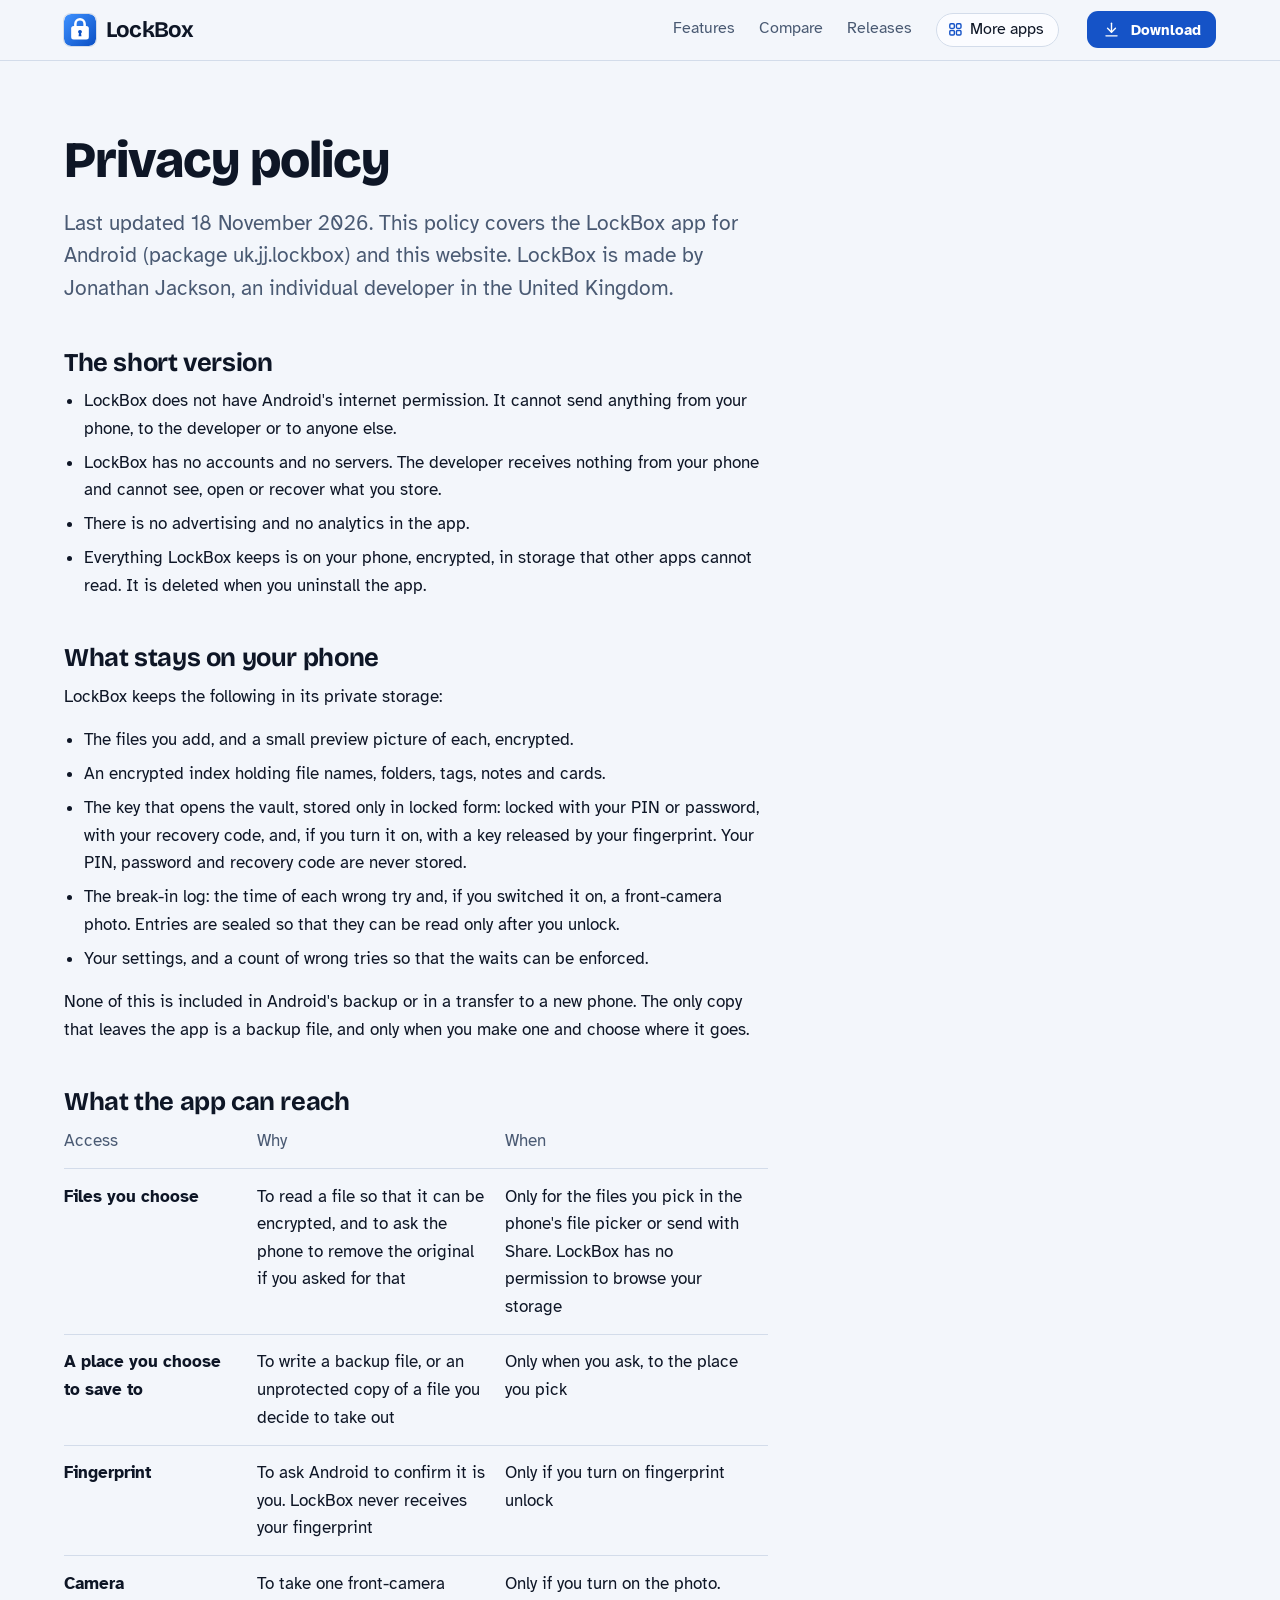
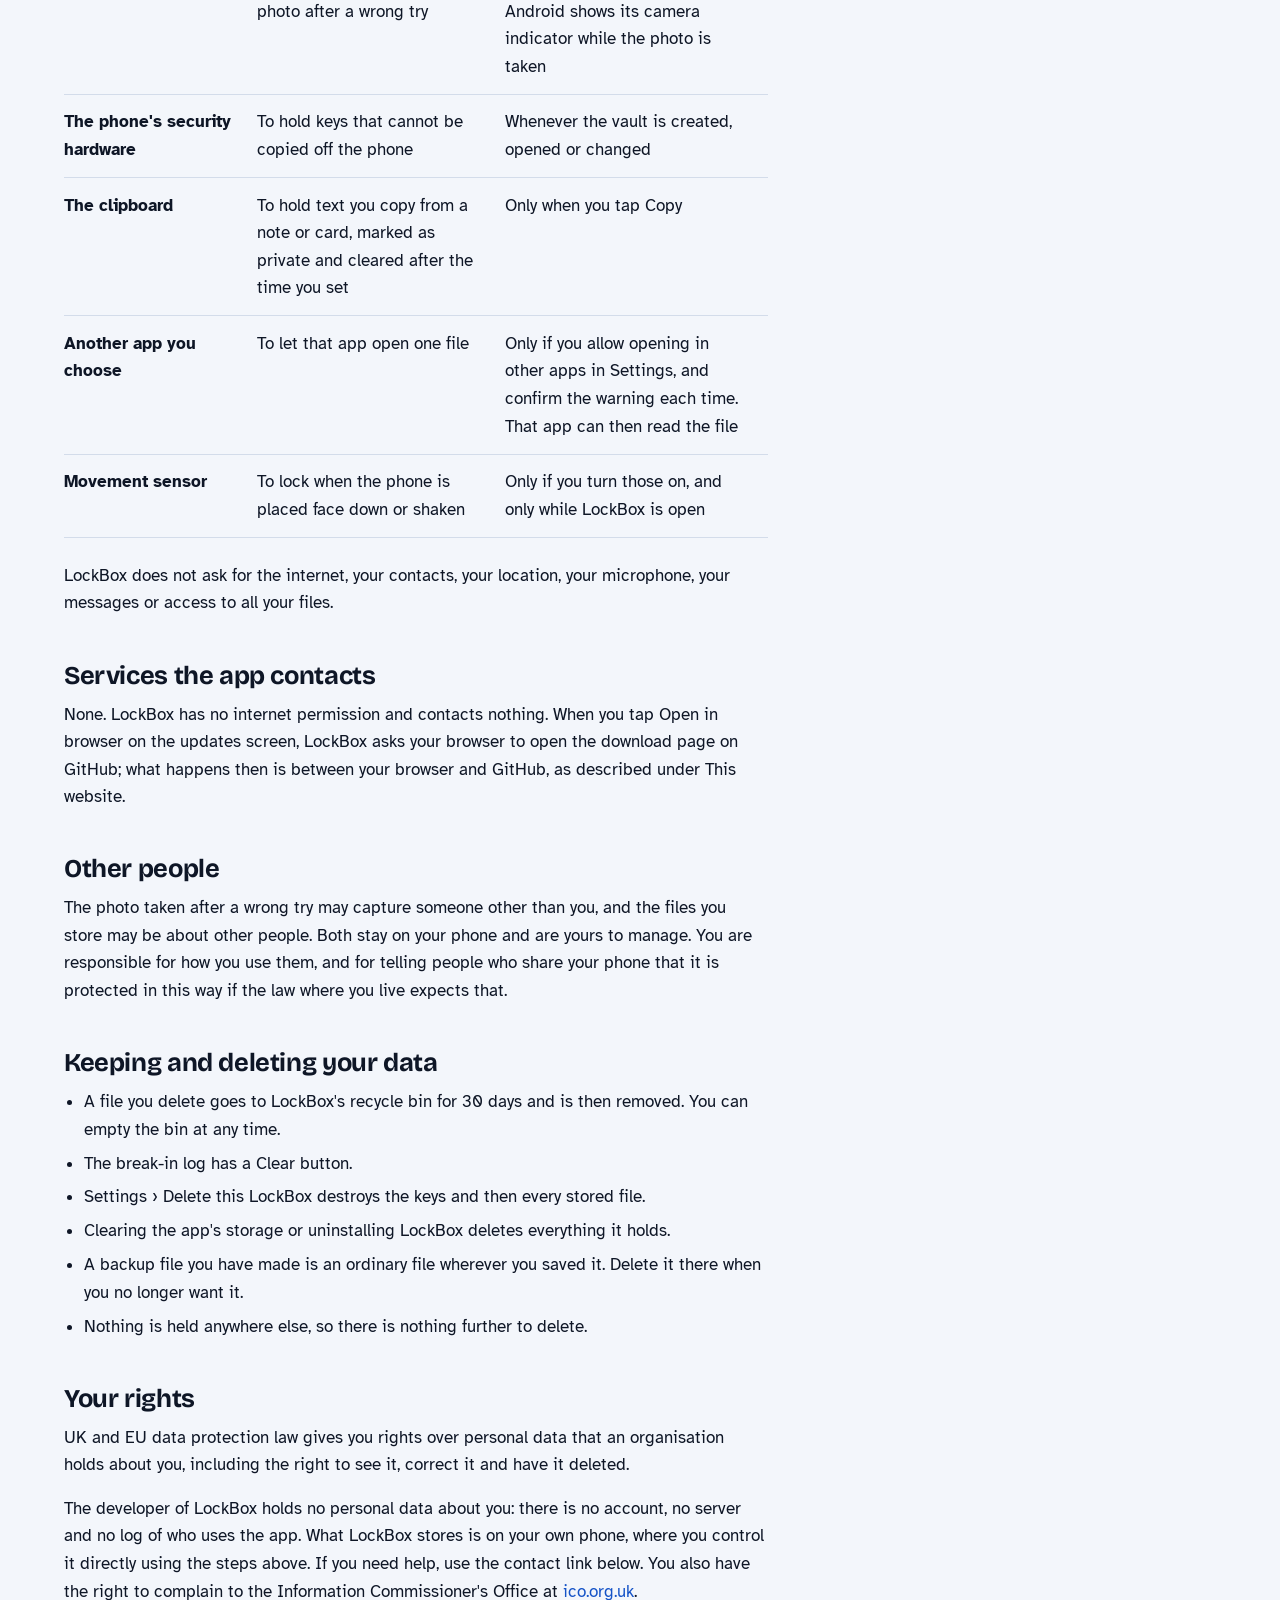
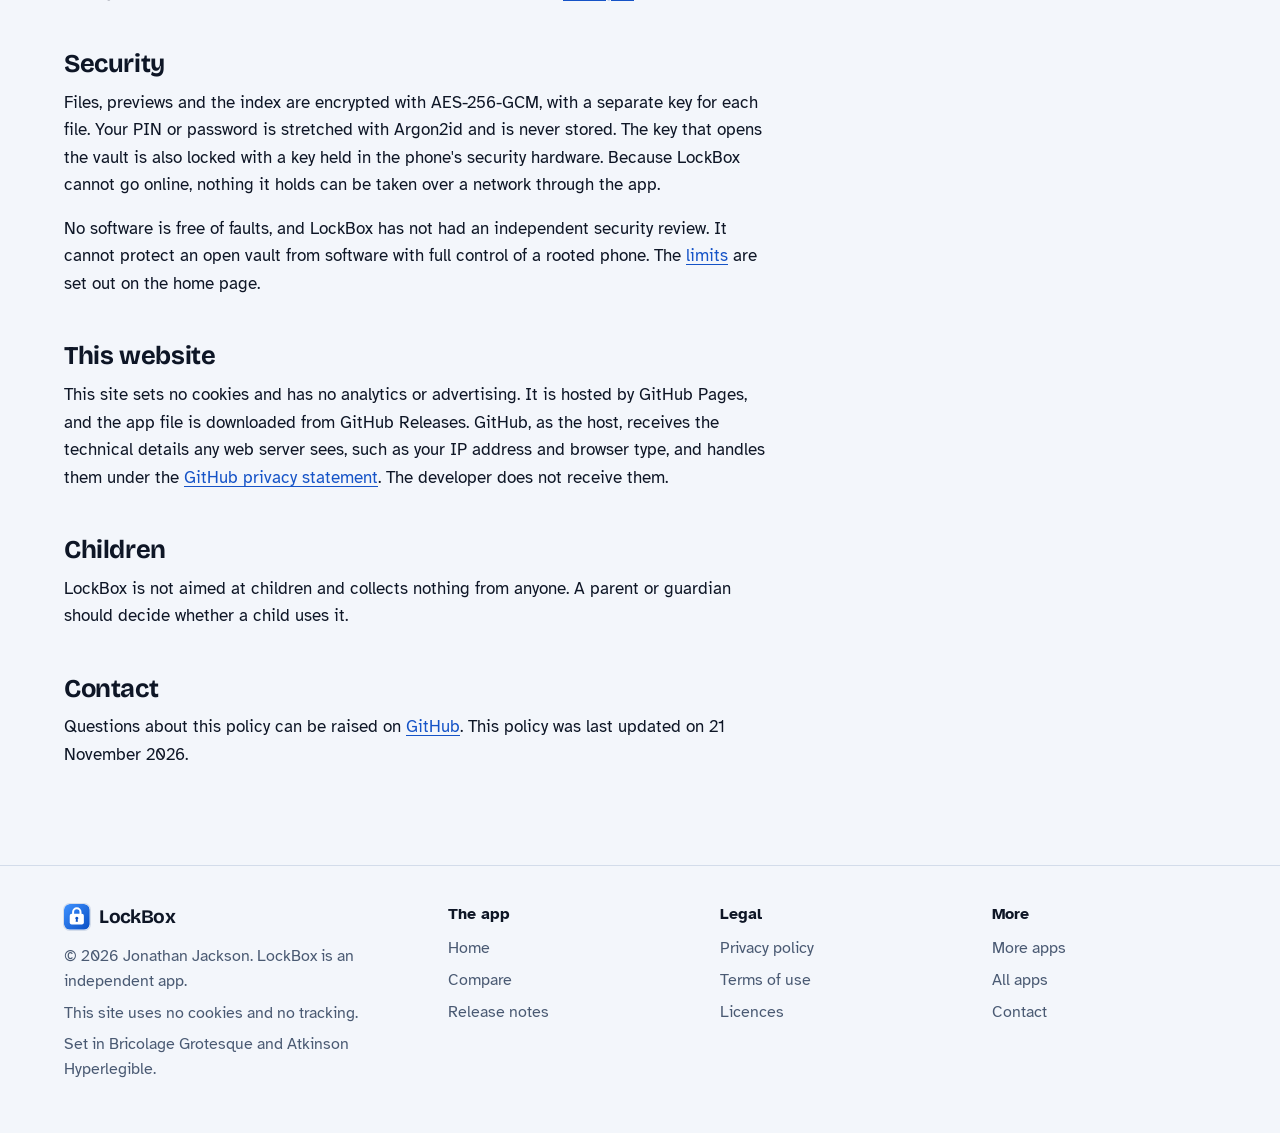
<file: privacy.html>
<!DOCTYPE html>
<html lang="en-GB">
<head>
<meta charset="utf-8">
<meta name="viewport" content="width=device-width, initial-scale=1">
<title>LockBox privacy policy</title>
<meta name="description" content="What LockBox does with your information: in short, it stays on your phone.">
<meta name="author" content="Jonathan Jackson">
<link rel="canonical" href="https://customgpter.github.io/lockbox/privacy.html">
<meta name="theme-color" content="#f3f6fb" media="(prefers-color-scheme: light)">
<meta name="theme-color" content="#0a0e14" media="(prefers-color-scheme: dark)">
<meta property="og:type" content="website">
<meta property="og:site_name" content="LockBox">
<meta property="og:title" content="LockBox privacy policy">
<meta property="og:description" content="What LockBox does with your information: in short, it stays on your phone.">
<meta property="og:url" content="https://customgpter.github.io/lockbox/privacy.html">
<meta property="og:image" content="https://customgpter.github.io/lockbox/assets/og.png">
<meta property="og:image:width" content="1200">
<meta property="og:image:height" content="630">
<meta property="og:image:alt" content="LockBox&#x27;s home screen with Photos, Videos, My Files, Notes and Cards">
<meta property="og:locale" content="en_GB">
<meta name="twitter:card" content="summary_large_image">
<link rel="icon" href="./assets/favicon.svg" type="image/svg+xml">
<link rel="apple-touch-icon" href="./assets/apple-touch-icon.png">
<link rel="preload" href="./assets/fonts/bricolage-grotesque-latin.woff2" as="font" type="font/woff2" crossorigin>
<link rel="preload" href="./assets/fonts/atkinson-hyperlegible-latin-400-normal.woff2" as="font" type="font/woff2" crossorigin>
<link rel="stylesheet" href="./assets/site.css?v=1">
<link rel="stylesheet" href="./assets/house.css?v=1">
<link rel="stylesheet" href="./assets/apps-list.css?v=1">
<script src="./assets/apps-list.js?v=1" defer></script>
</head>
<body>
<a class="skip" href="#main">Skip to content</a>
<header class="masthead">
<div class="wrap">
<a class="brand" href="./" aria-label="LockBox home"><svg viewBox="0 0 108 108" aria-hidden="true"><defs><linearGradient id="lb-icon" x1="0" y1="0" x2="1" y2="1"><stop offset="0" stop-color="#3e91ff"/><stop offset="1" stop-color="#0a4fc4"/></linearGradient></defs><rect width="108" height="108" rx="24" fill="url(#lb-icon)"/><g transform="translate(54 55) scale(1.42) translate(-54 -58)"><path d="M43 50V43a11 11 0 0 1 22 0v7" fill="none" stroke="#fff" stroke-width="6" stroke-linecap="round"/><path fill="#fff" d="M39 48h30a6 6 0 0 1 6 6v20a6 6 0 0 1-6 6H39a6 6 0 0 1-6-6V54a6 6 0 0 1 6-6z"/><path fill="#0a4fc4" d="M54 57a4.5 4.5 0 1 1-.01 0zM51.8 63.5h4.4l1.3 8.5h-7z"/></g></svg><span>LockBox</span></a>
<nav aria-label="Main"><ul><li><a href="./#features">Features</a></li><li><a href="./compare.html">Compare</a></li><li><a href="./releases.html">Releases</a></li><li><a class="more-apps" href="./more-apps.html"><svg class="ico" viewBox="0 0 24 24" aria-hidden="true"><rect x="4" y="4" width="6.5" height="6.5" rx="1.6"/><rect x="13.5" y="4" width="6.5" height="6.5" rx="1.6"/><rect x="4" y="13.5" width="6.5" height="6.5" rx="1.6"/><rect x="13.5" y="13.5" width="6.5" height="6.5" rx="1.6"/></svg>More apps</a></li></ul></nav>
<a class="button small" href="https://github.com/CustomGPTer/lockbox/releases/latest/download/LockBox.apk"><svg class="ico" viewBox="0 0 24 24" aria-hidden="true"><path d="M12 4v11"/><path d="M7 10.5l5 5 5-5"/><path d="M5 20h14"/></svg>Download</a>
</div>
</header>
<main id="main" class="doc">
<div class="wrap">
<div class="measure">
<h1>Privacy policy</h1>
<p class="lede">Last updated 18 November 2026. This policy covers the LockBox app for Android (package uk.jj.lockbox) and this website. LockBox is made by Jonathan Jackson, an individual developer in the United Kingdom.</p>
<h2 id="short">The short version</h2><ul>
<li>LockBox does not have Android's internet permission. It cannot send anything from your phone, to the developer or to anyone else.</li>
<li>LockBox has no accounts and no servers. The developer receives nothing from your phone and cannot see, open or recover what you store.</li>
<li>There is no advertising and no analytics in the app.</li>
<li>Everything LockBox keeps is on your phone, encrypted, in storage that other apps cannot read. It is deleted when you uninstall the app.</li>
</ul><h2 id="stays">What stays on your phone</h2><p>LockBox keeps the following in its private storage:</p>
<ul>
<li>The files you add, and a small preview picture of each, encrypted.</li>
<li>An encrypted index holding file names, folders, tags, notes and cards.</li>
<li>The key that opens the vault, stored only in locked form: locked with your PIN or password, with your recovery code, and, if you turn it on, with a key released by your fingerprint. Your PIN, password and recovery code are never stored.</li>
<li>The break-in log: the time of each wrong try and, if you switched it on, a front-camera photo. Entries are sealed so that they can be read only after you unlock.</li>
<li>Your settings, and a count of wrong tries so that the waits can be enforced.</li>
</ul>
<p>None of this is included in Android's backup or in a transfer to a new phone. The only copy that leaves the app is a backup file, and only when you make one and choose where it goes.</p><h2 id="reach">What the app can reach</h2><table>
<thead><tr><th scope="col">Access</th><th scope="col">Why</th><th scope="col">When</th></tr></thead>
<tbody>
<tr><th scope="row">Files you choose</th><td>To read a file so that it can be encrypted, and to ask the phone to remove the original if you asked for that</td><td>Only for the files you pick in the phone's file picker or send with Share. LockBox has no permission to browse your storage</td></tr>
<tr><th scope="row">A place you choose to save to</th><td>To write a backup file, or an unprotected copy of a file you decide to take out</td><td>Only when you ask, to the place you pick</td></tr>
<tr><th scope="row">Fingerprint</th><td>To ask Android to confirm it is you. LockBox never receives your fingerprint</td><td>Only if you turn on fingerprint unlock</td></tr>
<tr><th scope="row">Camera</th><td>To take one front-camera photo after a wrong try</td><td>Only if you turn on the photo. Android shows its camera indicator while the photo is taken</td></tr>
<tr><th scope="row">The phone's security hardware</th><td>To hold keys that cannot be copied off the phone</td><td>Whenever the vault is created, opened or changed</td></tr>
<tr><th scope="row">The clipboard</th><td>To hold text you copy from a note or card, marked as private and cleared after the time you set</td><td>Only when you tap Copy</td></tr>
<tr><th scope="row">Another app you choose</th><td>To let that app open one file</td><td>Only if you allow opening in other apps in Settings, and confirm the warning each time. That app can then read the file</td></tr>
<tr><th scope="row">Movement sensor</th><td>To lock when the phone is placed face down or shaken</td><td>Only if you turn those on, and only while LockBox is open</td></tr>
</tbody>
</table>
<p class="after-table">LockBox does not ask for the internet, your contacts, your location, your microphone, your messages or access to all your files.</p><h2 id="services">Services the app contacts</h2><p>None. LockBox has no internet permission and contacts nothing. When you tap Open in browser on the updates screen, LockBox asks your browser to open the download page on GitHub; what happens then is between your browser and GitHub, as described under This website.</p><h2 id="others">Other people</h2><p>The photo taken after a wrong try may capture someone other than you, and the files you store may be about other people. Both stay on your phone and are yours to manage. You are responsible for how you use them, and for telling people who share your phone that it is protected in this way if the law where you live expects that.</p><h2 id="deleting">Keeping and deleting your data</h2><ul>
<li>A file you delete goes to LockBox's recycle bin for 30 days and is then removed. You can empty the bin at any time.</li>
<li>The break-in log has a Clear button.</li>
<li><span class="path">Settings &rsaquo; Delete this LockBox</span> destroys the keys and then every stored file.</li>
<li>Clearing the app's storage or uninstalling LockBox deletes everything it holds.</li>
<li>A backup file you have made is an ordinary file wherever you saved it. Delete it there when you no longer want it.</li>
<li>Nothing is held anywhere else, so there is nothing further to delete.</li>
</ul><h2 id="rights">Your rights</h2><p>UK and EU data protection law gives you rights over personal data that an organisation holds about you, including the right to see it, correct it and have it deleted.</p>
<p>The developer of LockBox holds no personal data about you: there is no account, no server and no log of who uses the app. What LockBox stores is on your own phone, where you control it directly using the steps above. If you need help, use the contact link below. You also have the right to complain to the Information Commissioner's Office at <a href="https://ico.org.uk/">ico.org.uk</a>.</p><h2 id="security">Security</h2><p>Files, previews and the index are encrypted with AES-256-GCM, with a separate key for each file. Your PIN or password is stretched with Argon2id and is never stored. The key that opens the vault is also locked with a key held in the phone's security hardware. Because LockBox cannot go online, nothing it holds can be taken over a network through the app.</p>
<p>No software is free of faults, and LockBox has not had an independent security review. It cannot protect an open vault from software with full control of a rooted phone. The <a href="./#limits">limits</a> are set out on the home page.</p><h2 id="website">This website</h2><p>This site sets no cookies and has no analytics or advertising. It is hosted by GitHub Pages, and the app file is downloaded from GitHub Releases. GitHub, as the host, receives the technical details any web server sees, such as your IP address and browser type, and handles them under the <a href="https://docs.github.com/en/site-policy/privacy-policies/github-general-privacy-statement">GitHub privacy statement</a>. The developer does not receive them.</p><h2 id="children">Children</h2><p>LockBox is not aimed at children and collects nothing from anyone. A parent or guardian should decide whether a child uses it.</p>
<h2 id="contact">Contact</h2>
<p>Questions about this policy can be raised on <a href="https://github.com/CustomGPTer/lockbox/issues">GitHub</a>. This policy was last updated on 21 November 2026.</p>
</div>
</div>
</main>
<footer class="colophon">
<div class="wrap">
<div>
<a class="brand" href="./" aria-label="LockBox home"><svg viewBox="0 0 108 108" aria-hidden="true"><defs><linearGradient id="lb-icon" x1="0" y1="0" x2="1" y2="1"><stop offset="0" stop-color="#3e91ff"/><stop offset="1" stop-color="#0a4fc4"/></linearGradient></defs><rect width="108" height="108" rx="24" fill="url(#lb-icon)"/><g transform="translate(54 55) scale(1.42) translate(-54 -58)"><path d="M43 50V43a11 11 0 0 1 22 0v7" fill="none" stroke="#fff" stroke-width="6" stroke-linecap="round"/><path fill="#fff" d="M39 48h30a6 6 0 0 1 6 6v20a6 6 0 0 1-6 6H39a6 6 0 0 1-6-6V54a6 6 0 0 1 6-6z"/><path fill="#0a4fc4" d="M54 57a4.5 4.5 0 1 1-.01 0zM51.8 63.5h4.4l1.3 8.5h-7z"/></g></svg><span>LockBox</span></a>
<p>&copy; 2026 Jonathan Jackson. LockBox is an independent app.</p>
<p>This site uses no cookies and no tracking.</p>
<p>Set in Bricolage Grotesque and Atkinson Hyperlegible.</p>
</div>
<nav aria-label="The app"><h2>The app</h2><ul>
<li><a href="./">Home</a></li>
<li><a href="./compare.html">Compare</a></li>
<li><a href="./releases.html">Release notes</a></li>

</ul></nav>
<nav aria-label="Legal"><h2>Legal</h2><ul>
<li><a href="./privacy.html">Privacy policy</a></li>
<li><a href="./terms.html">Terms of use</a></li>
<li><a href="./licences.html">Licences</a></li>
</ul></nav>
<nav aria-label="More"><h2>More</h2><ul>
<li><a href="./more-apps.html">More apps</a></li>
<li><a href="https://customgpter.github.io/">All apps</a></li>
<li><a href="https://github.com/CustomGPTer/lockbox/issues">Contact</a></li>
</ul></nav>
</div>
</footer>
</body>
</html>
</file>
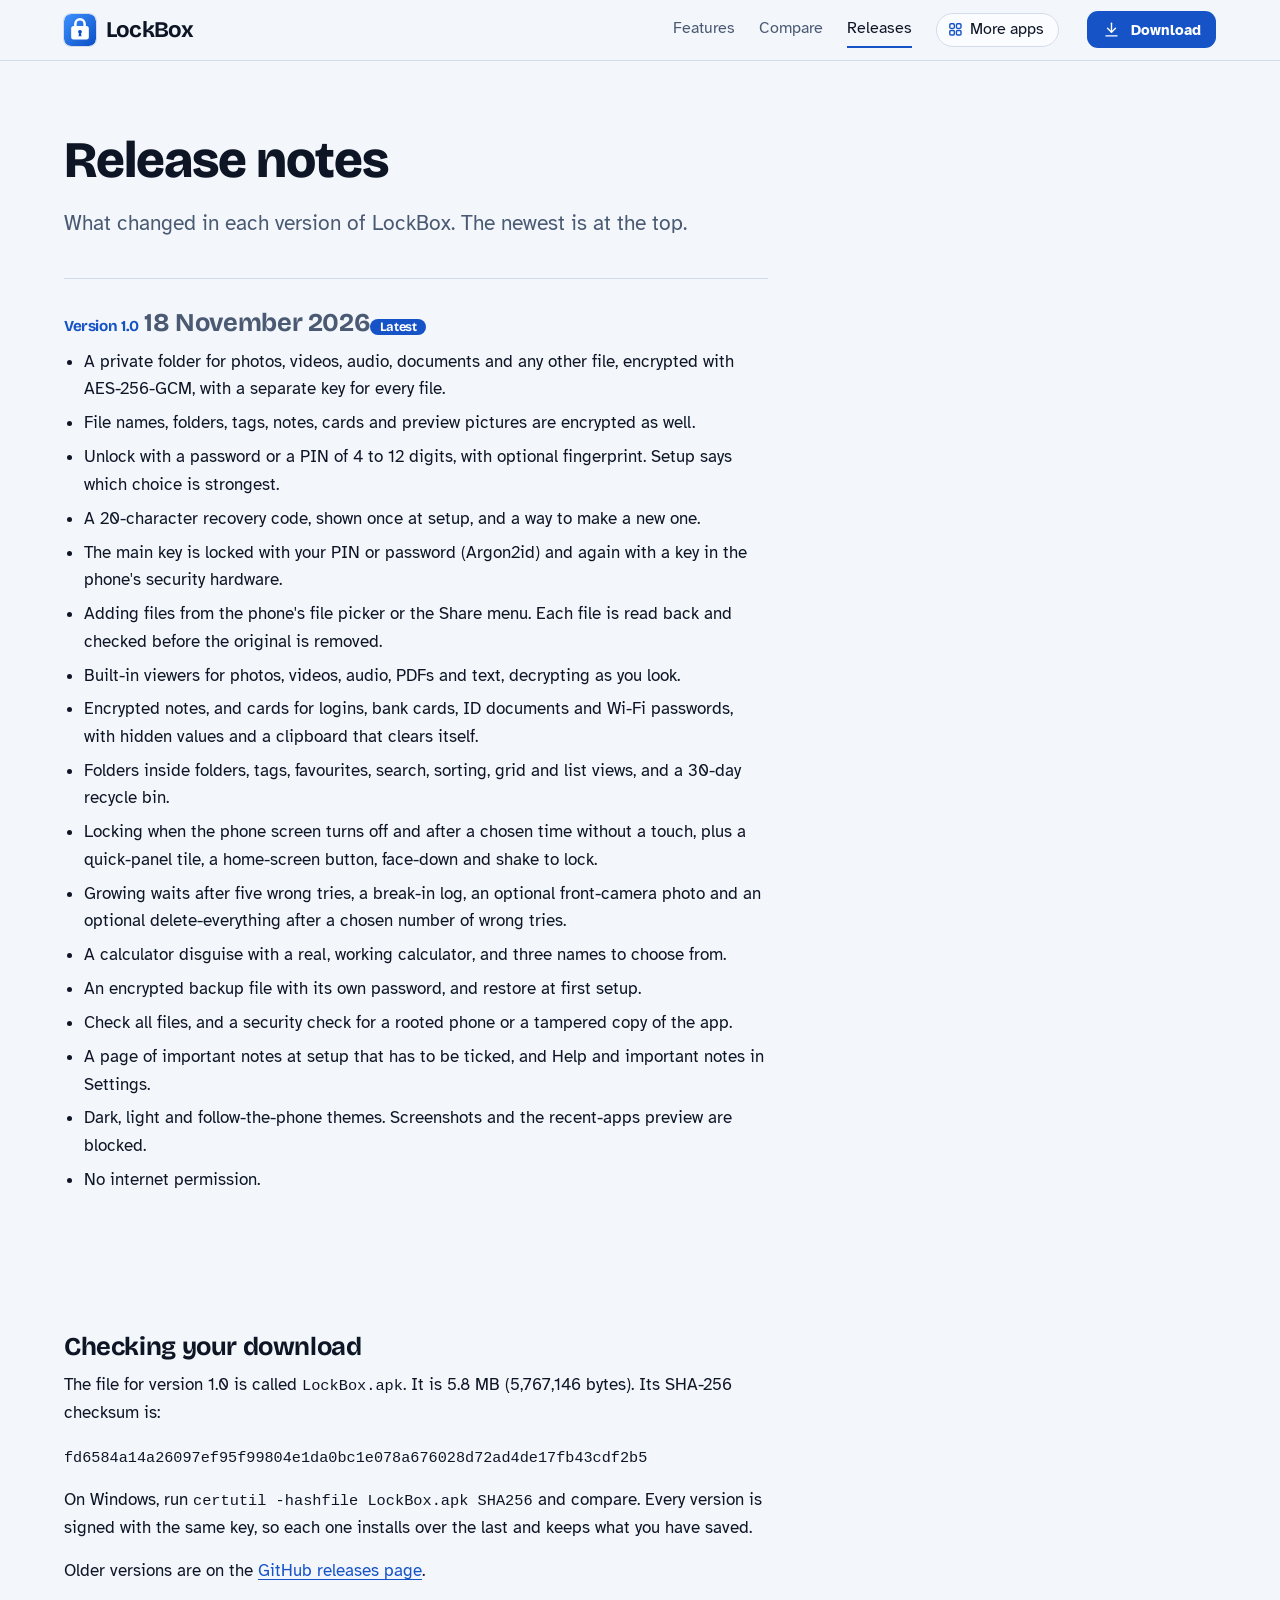
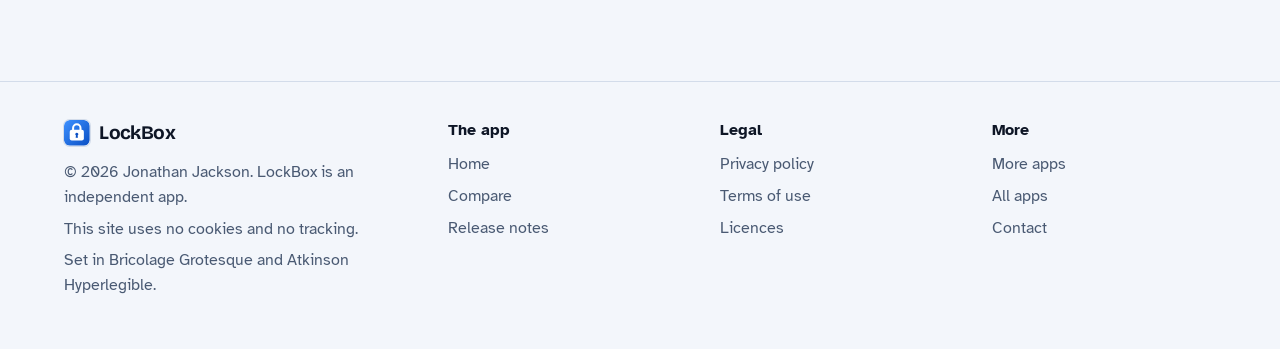
<file: releases.html>
<!DOCTYPE html>
<html lang="en-GB">
<head>
<meta charset="utf-8">
<meta name="viewport" content="width=device-width, initial-scale=1">
<title>LockBox release notes</title>
<meta name="description" content="What changed in each version of LockBox, with the file size and checksum to check your download.">
<meta name="author" content="Jonathan Jackson">
<link rel="canonical" href="https://customgpter.github.io/lockbox/releases.html">
<meta name="theme-color" content="#f3f6fb" media="(prefers-color-scheme: light)">
<meta name="theme-color" content="#0a0e14" media="(prefers-color-scheme: dark)">
<meta property="og:type" content="website">
<meta property="og:site_name" content="LockBox">
<meta property="og:title" content="LockBox release notes">
<meta property="og:description" content="What changed in each version of LockBox, with the file size and checksum to check your download.">
<meta property="og:url" content="https://customgpter.github.io/lockbox/releases.html">
<meta property="og:image" content="https://customgpter.github.io/lockbox/assets/og.png">
<meta property="og:image:width" content="1200">
<meta property="og:image:height" content="630">
<meta property="og:image:alt" content="LockBox&#x27;s home screen with Photos, Videos, My Files, Notes and Cards">
<meta property="og:locale" content="en_GB">
<meta name="twitter:card" content="summary_large_image">
<link rel="icon" href="./assets/favicon.svg" type="image/svg+xml">
<link rel="apple-touch-icon" href="./assets/apple-touch-icon.png">
<link rel="preload" href="./assets/fonts/bricolage-grotesque-latin.woff2" as="font" type="font/woff2" crossorigin>
<link rel="preload" href="./assets/fonts/atkinson-hyperlegible-latin-400-normal.woff2" as="font" type="font/woff2" crossorigin>
<link rel="stylesheet" href="./assets/site.css?v=1">
<link rel="stylesheet" href="./assets/house.css?v=1">
<link rel="stylesheet" href="./assets/apps-list.css?v=1">
<script src="./assets/apps-list.js?v=1" defer></script>
</head>
<body>
<a class="skip" href="#main">Skip to content</a>
<header class="masthead">
<div class="wrap">
<a class="brand" href="./" aria-label="LockBox home"><svg viewBox="0 0 108 108" aria-hidden="true"><defs><linearGradient id="lb-icon" x1="0" y1="0" x2="1" y2="1"><stop offset="0" stop-color="#3e91ff"/><stop offset="1" stop-color="#0a4fc4"/></linearGradient></defs><rect width="108" height="108" rx="24" fill="url(#lb-icon)"/><g transform="translate(54 55) scale(1.42) translate(-54 -58)"><path d="M43 50V43a11 11 0 0 1 22 0v7" fill="none" stroke="#fff" stroke-width="6" stroke-linecap="round"/><path fill="#fff" d="M39 48h30a6 6 0 0 1 6 6v20a6 6 0 0 1-6 6H39a6 6 0 0 1-6-6V54a6 6 0 0 1 6-6z"/><path fill="#0a4fc4" d="M54 57a4.5 4.5 0 1 1-.01 0zM51.8 63.5h4.4l1.3 8.5h-7z"/></g></svg><span>LockBox</span></a>
<nav aria-label="Main"><ul><li><a href="./#features">Features</a></li><li><a href="./compare.html">Compare</a></li><li><a href="./releases.html" aria-current="page">Releases</a></li><li><a class="more-apps" href="./more-apps.html"><svg class="ico" viewBox="0 0 24 24" aria-hidden="true"><rect x="4" y="4" width="6.5" height="6.5" rx="1.6"/><rect x="13.5" y="4" width="6.5" height="6.5" rx="1.6"/><rect x="4" y="13.5" width="6.5" height="6.5" rx="1.6"/><rect x="13.5" y="13.5" width="6.5" height="6.5" rx="1.6"/></svg>More apps</a></li></ul></nav>
<a class="button small" href="https://github.com/CustomGPTer/lockbox/releases/latest/download/LockBox.apk"><svg class="ico" viewBox="0 0 24 24" aria-hidden="true"><path d="M12 4v11"/><path d="M7 10.5l5 5 5-5"/><path d="M5 20h14"/></svg>Download</a>
</div>
</header>
<main id="main" class="doc">
<div class="wrap">
<div class="measure">
<h1>Release notes</h1>
<p class="lede">What changed in each version of LockBox. The newest is at the top.</p>
<section class="release" id="v1.0"><h2><span class="ver">Version 1.0</span> <span class="when">18 November 2026</span><span class="tag">Latest</span></h2><ul><li>A private folder for photos, videos, audio, documents and any other file, encrypted with AES-256-GCM, with a separate key for every file.</li><li>File names, folders, tags, notes, cards and preview pictures are encrypted as well.</li><li>Unlock with a password or a PIN of 4 to 12 digits, with optional fingerprint. Setup says which choice is strongest.</li><li>A 20-character recovery code, shown once at setup, and a way to make a new one.</li><li>The main key is locked with your PIN or password (Argon2id) and again with a key in the phone's security hardware.</li><li>Adding files from the phone's file picker or the Share menu. Each file is read back and checked before the original is removed.</li><li>Built-in viewers for photos, videos, audio, PDFs and text, decrypting as you look.</li><li>Encrypted notes, and cards for logins, bank cards, ID documents and Wi-Fi passwords, with hidden values and a clipboard that clears itself.</li><li>Folders inside folders, tags, favourites, search, sorting, grid and list views, and a 30-day recycle bin.</li><li>Locking when the phone screen turns off and after a chosen time without a touch, plus a quick-panel tile, a home-screen button, face-down and shake to lock.</li><li>Growing waits after five wrong tries, a break-in log, an optional front-camera photo and an optional delete-everything after a chosen number of wrong tries.</li><li>A calculator disguise with a real, working calculator, and three names to choose from.</li><li>An encrypted backup file with its own password, and restore at first setup.</li><li>Check all files, and a security check for a rooted phone or a tampered copy of the app.</li><li>A page of important notes at setup that has to be ticked, and Help and important notes in Settings.</li><li>Dark, light and follow-the-phone themes. Screenshots and the recent-apps preview are blocked.</li><li>No internet permission.</li></ul></section>
<h2 id="checking">Checking your download</h2>
<p>The file for version 1.0 is called <code>LockBox.apk</code>. It is 5.8 MB (5,767,146 bytes). Its SHA-256 checksum is:</p>
<p><code class="sum">fd6584a14a26097ef95f99804e1da0bc1e078a676028d72ad4de17fb43cdf2b5</code></p>
<p>On Windows, run <code>certutil -hashfile LockBox.apk SHA256</code> and compare. Every version is signed with the same key, so each one installs over the last and keeps what you have saved.</p>
<p>Older versions are on the <a href="https://github.com/CustomGPTer/lockbox/releases">GitHub releases page</a>.</p>
</div>
</div>
</main>
<footer class="colophon">
<div class="wrap">
<div>
<a class="brand" href="./" aria-label="LockBox home"><svg viewBox="0 0 108 108" aria-hidden="true"><defs><linearGradient id="lb-icon" x1="0" y1="0" x2="1" y2="1"><stop offset="0" stop-color="#3e91ff"/><stop offset="1" stop-color="#0a4fc4"/></linearGradient></defs><rect width="108" height="108" rx="24" fill="url(#lb-icon)"/><g transform="translate(54 55) scale(1.42) translate(-54 -58)"><path d="M43 50V43a11 11 0 0 1 22 0v7" fill="none" stroke="#fff" stroke-width="6" stroke-linecap="round"/><path fill="#fff" d="M39 48h30a6 6 0 0 1 6 6v20a6 6 0 0 1-6 6H39a6 6 0 0 1-6-6V54a6 6 0 0 1 6-6z"/><path fill="#0a4fc4" d="M54 57a4.5 4.5 0 1 1-.01 0zM51.8 63.5h4.4l1.3 8.5h-7z"/></g></svg><span>LockBox</span></a>
<p>&copy; 2026 Jonathan Jackson. LockBox is an independent app.</p>
<p>This site uses no cookies and no tracking.</p>
<p>Set in Bricolage Grotesque and Atkinson Hyperlegible.</p>
</div>
<nav aria-label="The app"><h2>The app</h2><ul>
<li><a href="./">Home</a></li>
<li><a href="./compare.html">Compare</a></li>
<li><a href="./releases.html">Release notes</a></li>

</ul></nav>
<nav aria-label="Legal"><h2>Legal</h2><ul>
<li><a href="./privacy.html">Privacy policy</a></li>
<li><a href="./terms.html">Terms of use</a></li>
<li><a href="./licences.html">Licences</a></li>
</ul></nav>
<nav aria-label="More"><h2>More</h2><ul>
<li><a href="./more-apps.html">More apps</a></li>
<li><a href="https://customgpter.github.io/">All apps</a></li>
<li><a href="https://github.com/CustomGPTer/lockbox/issues">Contact</a></li>
</ul></nav>
</div>
</footer>
</body>
</html>
</file>
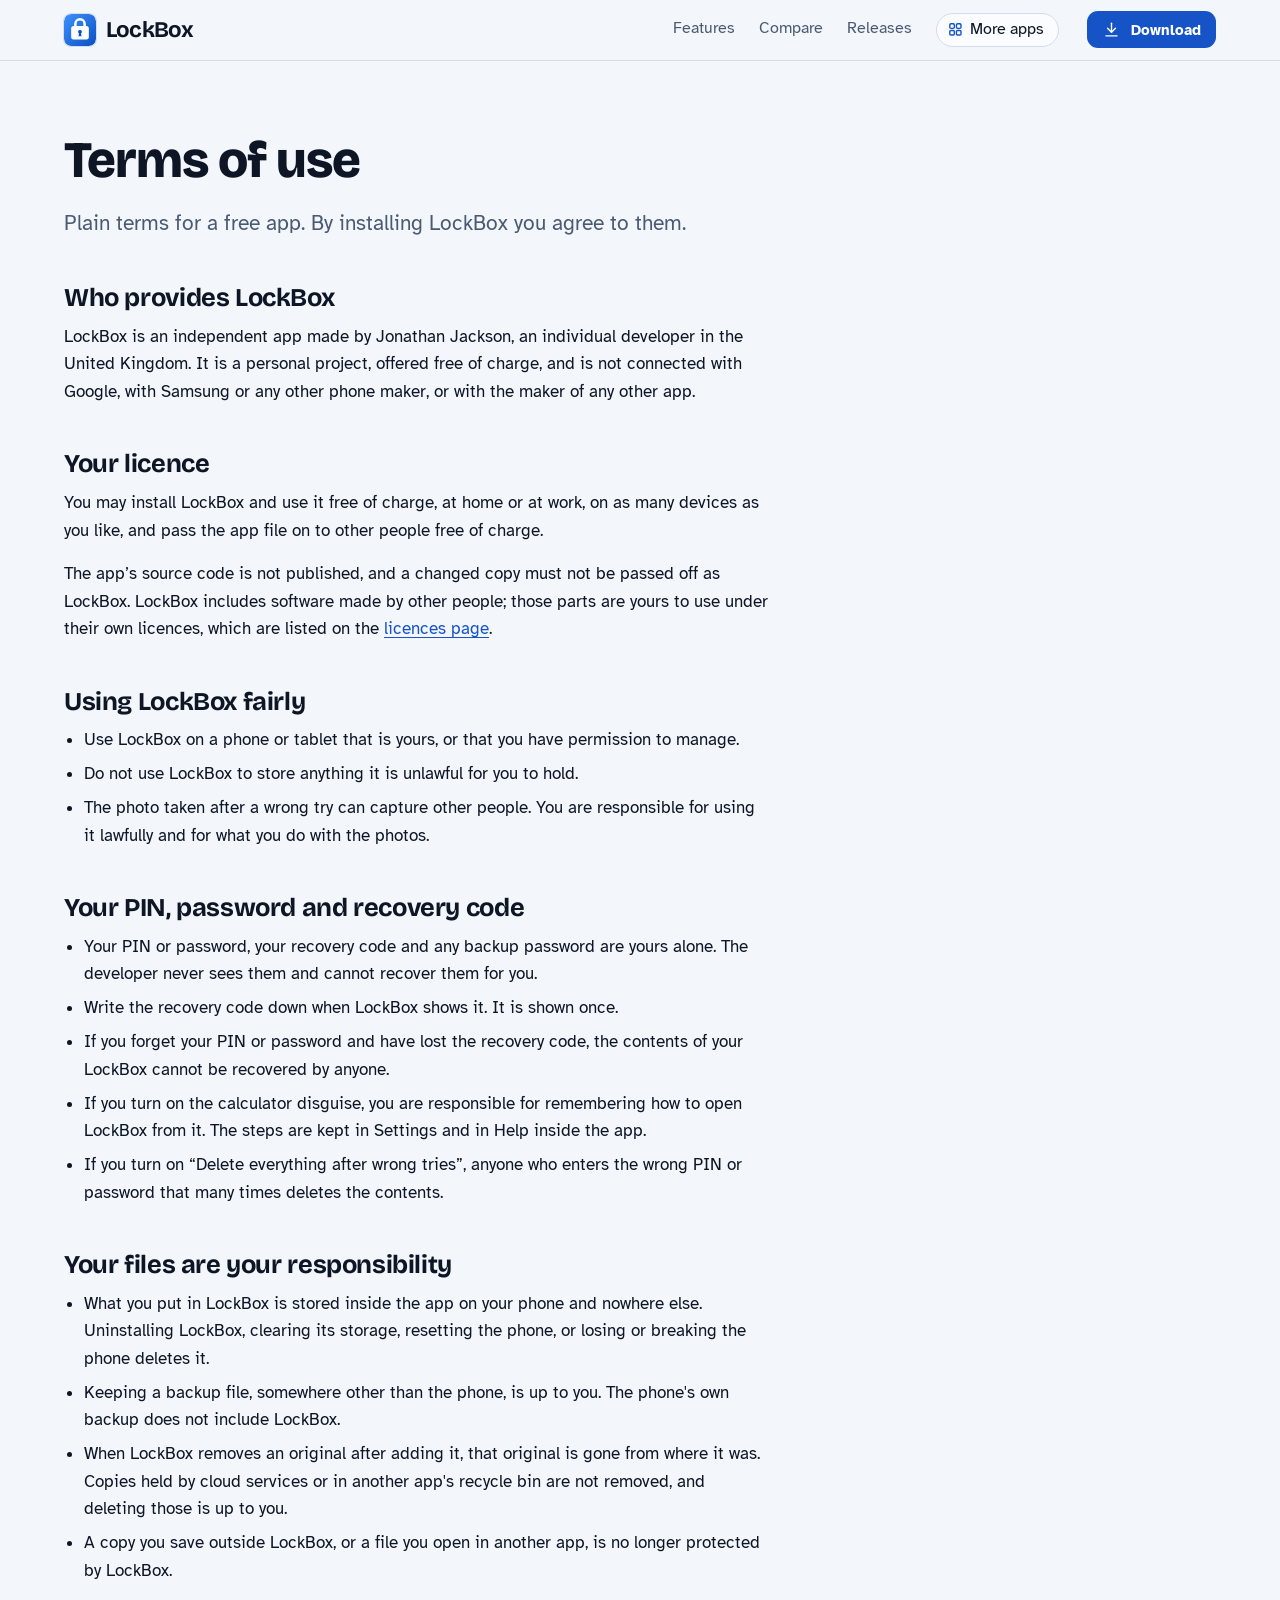
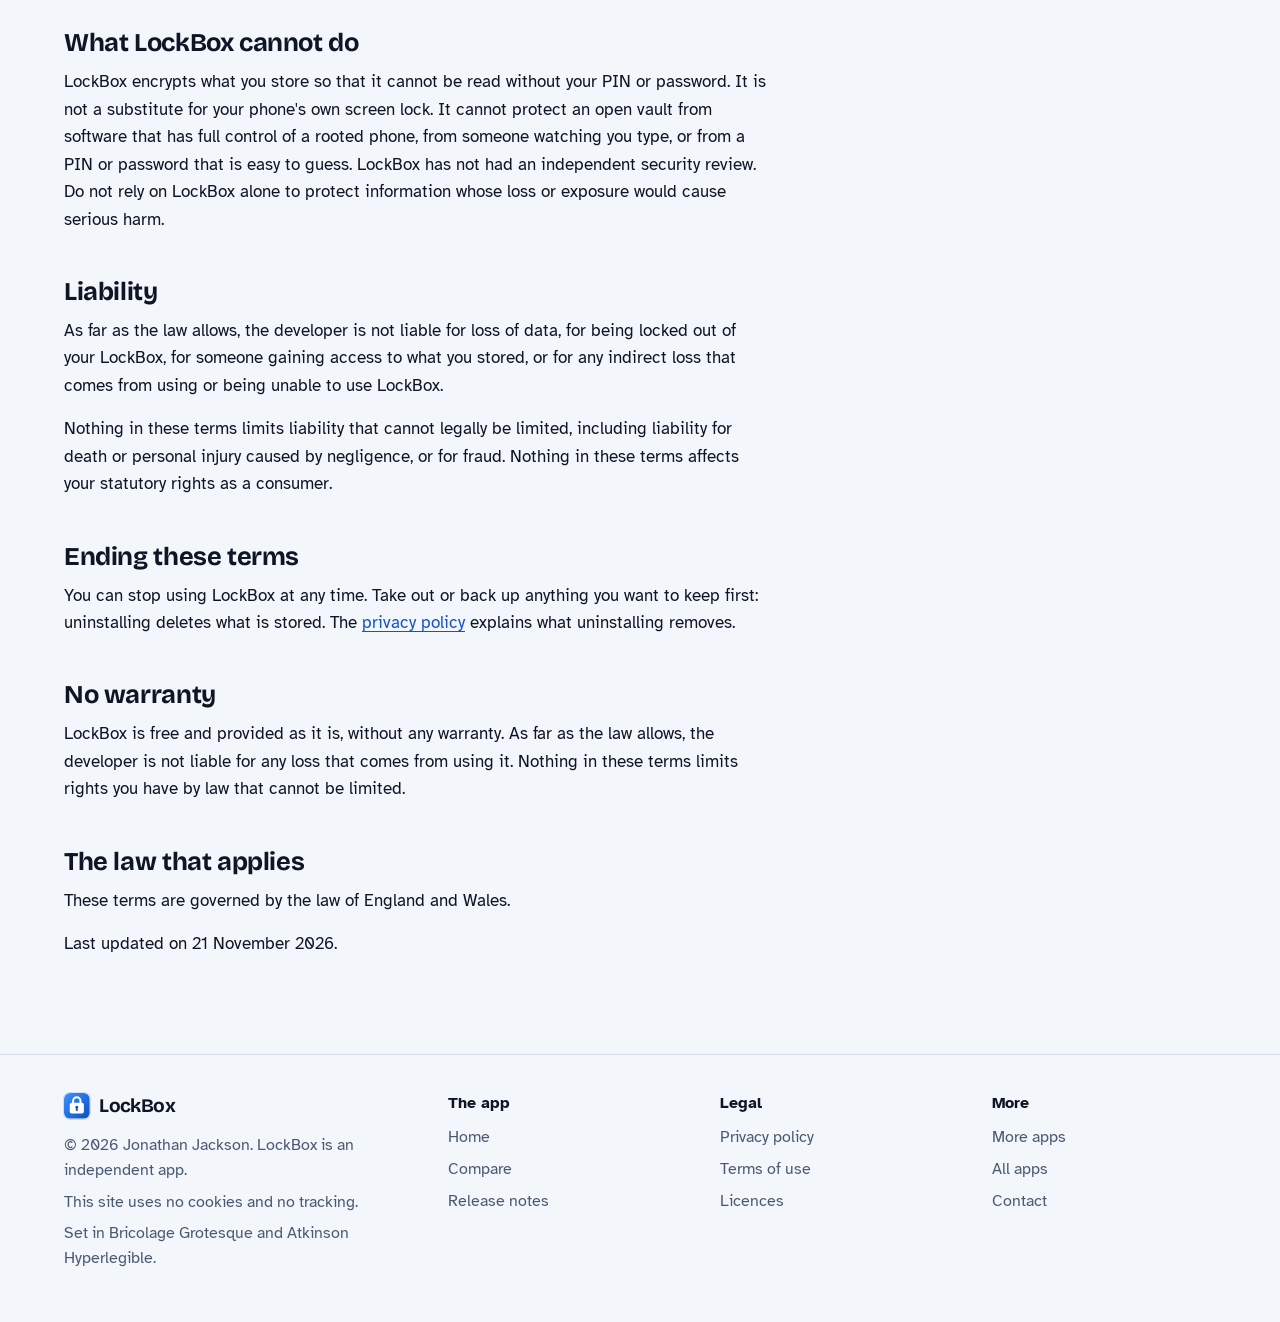
<file: terms.html>
<!DOCTYPE html>
<html lang="en-GB">
<head>
<meta charset="utf-8">
<meta name="viewport" content="width=device-width, initial-scale=1">
<title>LockBox terms of use</title>
<meta name="description" content="The terms for using LockBox.">
<meta name="author" content="Jonathan Jackson">
<link rel="canonical" href="https://customgpter.github.io/lockbox/terms.html">
<meta name="theme-color" content="#f3f6fb" media="(prefers-color-scheme: light)">
<meta name="theme-color" content="#0a0e14" media="(prefers-color-scheme: dark)">
<meta property="og:type" content="website">
<meta property="og:site_name" content="LockBox">
<meta property="og:title" content="LockBox terms of use">
<meta property="og:description" content="The terms for using LockBox.">
<meta property="og:url" content="https://customgpter.github.io/lockbox/terms.html">
<meta property="og:image" content="https://customgpter.github.io/lockbox/assets/og.png">
<meta property="og:image:width" content="1200">
<meta property="og:image:height" content="630">
<meta property="og:image:alt" content="LockBox&#x27;s home screen with Photos, Videos, My Files, Notes and Cards">
<meta property="og:locale" content="en_GB">
<meta name="twitter:card" content="summary_large_image">
<link rel="icon" href="./assets/favicon.svg" type="image/svg+xml">
<link rel="apple-touch-icon" href="./assets/apple-touch-icon.png">
<link rel="preload" href="./assets/fonts/bricolage-grotesque-latin.woff2" as="font" type="font/woff2" crossorigin>
<link rel="preload" href="./assets/fonts/atkinson-hyperlegible-latin-400-normal.woff2" as="font" type="font/woff2" crossorigin>
<link rel="stylesheet" href="./assets/site.css?v=1">
<link rel="stylesheet" href="./assets/house.css?v=1">
<link rel="stylesheet" href="./assets/apps-list.css?v=1">
<script src="./assets/apps-list.js?v=1" defer></script>
</head>
<body>
<a class="skip" href="#main">Skip to content</a>
<header class="masthead">
<div class="wrap">
<a class="brand" href="./" aria-label="LockBox home"><svg viewBox="0 0 108 108" aria-hidden="true"><defs><linearGradient id="lb-icon" x1="0" y1="0" x2="1" y2="1"><stop offset="0" stop-color="#3e91ff"/><stop offset="1" stop-color="#0a4fc4"/></linearGradient></defs><rect width="108" height="108" rx="24" fill="url(#lb-icon)"/><g transform="translate(54 55) scale(1.42) translate(-54 -58)"><path d="M43 50V43a11 11 0 0 1 22 0v7" fill="none" stroke="#fff" stroke-width="6" stroke-linecap="round"/><path fill="#fff" d="M39 48h30a6 6 0 0 1 6 6v20a6 6 0 0 1-6 6H39a6 6 0 0 1-6-6V54a6 6 0 0 1 6-6z"/><path fill="#0a4fc4" d="M54 57a4.5 4.5 0 1 1-.01 0zM51.8 63.5h4.4l1.3 8.5h-7z"/></g></svg><span>LockBox</span></a>
<nav aria-label="Main"><ul><li><a href="./#features">Features</a></li><li><a href="./compare.html">Compare</a></li><li><a href="./releases.html">Releases</a></li><li><a class="more-apps" href="./more-apps.html"><svg class="ico" viewBox="0 0 24 24" aria-hidden="true"><rect x="4" y="4" width="6.5" height="6.5" rx="1.6"/><rect x="13.5" y="4" width="6.5" height="6.5" rx="1.6"/><rect x="4" y="13.5" width="6.5" height="6.5" rx="1.6"/><rect x="13.5" y="13.5" width="6.5" height="6.5" rx="1.6"/></svg>More apps</a></li></ul></nav>
<a class="button small" href="https://github.com/CustomGPTer/lockbox/releases/latest/download/LockBox.apk"><svg class="ico" viewBox="0 0 24 24" aria-hidden="true"><path d="M12 4v11"/><path d="M7 10.5l5 5 5-5"/><path d="M5 20h14"/></svg>Download</a>
</div>
</header>
<main id="main" class="doc">
<div class="wrap">
<div class="measure">
<h1>Terms of use</h1>
<p class="lede">Plain terms for a free app. By installing LockBox you agree to them.</p>
<h2 id="who">Who provides LockBox</h2><p>LockBox is an independent app made by Jonathan Jackson, an individual developer in the United Kingdom. It is a personal project, offered free of charge, and is not connected with Google, with Samsung or any other phone maker, or with the maker of any other app.</p><h2 id="licence">Your licence</h2><p>You may install LockBox and use it free of charge, at home or at work, on as many devices as you like, and pass the app file on to other people free of charge.</p>
<p>The app&rsquo;s source code is not published, and a changed copy must not be passed off as LockBox. LockBox includes software made by other people; those parts are yours to use under their own licences, which are listed on the <a href="licences.html">licences page</a>.</p><h2 id="fairly">Using LockBox fairly</h2><ul>
<li>Use LockBox on a phone or tablet that is yours, or that you have permission to manage.</li>
<li>Do not use LockBox to store anything it is unlawful for you to hold.</li>
<li>The photo taken after a wrong try can capture other people. You are responsible for using it lawfully and for what you do with the photos.</li>
</ul><h2 id="keys">Your PIN, password and recovery code</h2><ul>
<li>Your PIN or password, your recovery code and any backup password are yours alone. The developer never sees them and cannot recover them for you.</li>
<li>Write the recovery code down when LockBox shows it. It is shown once.</li>
<li>If you forget your PIN or password and have lost the recovery code, the contents of your LockBox cannot be recovered by anyone.</li>
<li>If you turn on the calculator disguise, you are responsible for remembering how to open LockBox from it. The steps are kept in Settings and in Help inside the app.</li>
<li>If you turn on &ldquo;Delete everything after wrong tries&rdquo;, anyone who enters the wrong PIN or password that many times deletes the contents.</li>
</ul><h2 id="files">Your files are your responsibility</h2><ul>
<li>What you put in LockBox is stored inside the app on your phone and nowhere else. Uninstalling LockBox, clearing its storage, resetting the phone, or losing or breaking the phone deletes it.</li>
<li>Keeping a backup file, somewhere other than the phone, is up to you. The phone's own backup does not include LockBox.</li>
<li>When LockBox removes an original after adding it, that original is gone from where it was. Copies held by cloud services or in another app's recycle bin are not removed, and deleting those is up to you.</li>
<li>A copy you save outside LockBox, or a file you open in another app, is no longer protected by LockBox.</li>
</ul><h2 id="cannot">What LockBox cannot do</h2><p>LockBox encrypts what you store so that it cannot be read without your PIN or password. It is not a substitute for your phone's own screen lock. It cannot protect an open vault from software that has full control of a rooted phone, from someone watching you type, or from a PIN or password that is easy to guess. LockBox has not had an independent security review. Do not rely on LockBox alone to protect information whose loss or exposure would cause serious harm.</p><h2 id="liability">Liability</h2><p>As far as the law allows, the developer is not liable for loss of data, for being locked out of your LockBox, for someone gaining access to what you stored, or for any indirect loss that comes from using or being unable to use LockBox.</p>
<p>Nothing in these terms limits liability that cannot legally be limited, including liability for death or personal injury caused by negligence, or for fraud. Nothing in these terms affects your statutory rights as a consumer.</p><h2 id="ending">Ending these terms</h2><p>You can stop using LockBox at any time. Take out or back up anything you want to keep first: uninstalling deletes what is stored. The <a href="privacy.html">privacy policy</a> explains what uninstalling removes.</p>
<h2 id="no-warranty">No warranty</h2>
<p>LockBox is free and provided as it is, without any warranty. As far as the law allows, the developer is not liable for any loss that comes from using it. Nothing in these terms limits rights you have by law that cannot be limited.</p>
<h2 id="governing">The law that applies</h2>
<p>These terms are governed by the law of England and Wales.</p>
<p>Last updated on 21 November 2026.</p>
</div>
</div>
</main>
<footer class="colophon">
<div class="wrap">
<div>
<a class="brand" href="./" aria-label="LockBox home"><svg viewBox="0 0 108 108" aria-hidden="true"><defs><linearGradient id="lb-icon" x1="0" y1="0" x2="1" y2="1"><stop offset="0" stop-color="#3e91ff"/><stop offset="1" stop-color="#0a4fc4"/></linearGradient></defs><rect width="108" height="108" rx="24" fill="url(#lb-icon)"/><g transform="translate(54 55) scale(1.42) translate(-54 -58)"><path d="M43 50V43a11 11 0 0 1 22 0v7" fill="none" stroke="#fff" stroke-width="6" stroke-linecap="round"/><path fill="#fff" d="M39 48h30a6 6 0 0 1 6 6v20a6 6 0 0 1-6 6H39a6 6 0 0 1-6-6V54a6 6 0 0 1 6-6z"/><path fill="#0a4fc4" d="M54 57a4.5 4.5 0 1 1-.01 0zM51.8 63.5h4.4l1.3 8.5h-7z"/></g></svg><span>LockBox</span></a>
<p>&copy; 2026 Jonathan Jackson. LockBox is an independent app.</p>
<p>This site uses no cookies and no tracking.</p>
<p>Set in Bricolage Grotesque and Atkinson Hyperlegible.</p>
</div>
<nav aria-label="The app"><h2>The app</h2><ul>
<li><a href="./">Home</a></li>
<li><a href="./compare.html">Compare</a></li>
<li><a href="./releases.html">Release notes</a></li>

</ul></nav>
<nav aria-label="Legal"><h2>Legal</h2><ul>
<li><a href="./privacy.html">Privacy policy</a></li>
<li><a href="./terms.html">Terms of use</a></li>
<li><a href="./licences.html">Licences</a></li>
</ul></nav>
<nav aria-label="More"><h2>More</h2><ul>
<li><a href="./more-apps.html">More apps</a></li>
<li><a href="https://customgpter.github.io/">All apps</a></li>
<li><a href="https://github.com/CustomGPTer/lockbox/issues">Contact</a></li>
</ul></nav>
</div>
</footer>
</body>
</html>
</file>
<file: assets/site.css>
@font-face{font-family:"Bricolage Grotesque";src:url("fonts/bricolage-grotesque-latin.woff2") format("woff2");font-weight:200 800;font-style:normal;font-display:swap}
@font-face{font-family:"Atkinson Hyperlegible";src:url("fonts/atkinson-hyperlegible-latin-400-normal.woff2") format("woff2");font-weight:400;font-style:normal;font-display:swap}
@font-face{font-family:"Atkinson Hyperlegible";src:url("fonts/atkinson-hyperlegible-latin-700-normal.woff2") format("woff2");font-weight:700;font-style:normal;font-display:swap}

/* Daylight page, night-time camera. The lamp colour is kept for the one thing to press and for what the camera has seen. */
:root{
  --page:#f2f5f9; --panel:#ffffff; --raised:#e8edf3; --ink:#0d1a2b; --soft:#465468; --rule:#d2dae4;
  --accent:#0a6a55; --accent-ink:#ffffff; --warn:#8a5200; --rec:#d3302f;
  --lamp:#ffb347; --lamp-ink:#231400; --lamp-text:#8a5200;
  --night:#09111e; --night-2:#111d30; --night-3:#1a2a43; --night-ink:#eaf0f8; --night-soft:#9fb0c7; --night-rule:#24364f; --iris:#55d6ab;
  --display:"Bricolage Grotesque","Atkinson Hyperlegible",system-ui,sans-serif;
  --sans:"Atkinson Hyperlegible",system-ui,-apple-system,"Segoe UI",Roboto,sans-serif;
  --mono:ui-monospace,SFMono-Regular,Menlo,Consolas,"Liberation Mono",monospace;
  color-scheme:light dark;
}
@media (prefers-color-scheme:dark){
  :root{--page:#0a111b; --panel:#111a27; --raised:#182434; --ink:#e9eef5; --soft:#a0aec0; --rule:#243247;
    --accent:#55d6ab; --accent-ink:#00281d; --warn:#ffb347; --rec:#ff6163; --lamp-text:#ffb347}
}

*,*::before,*::after{box-sizing:border-box}
html{-webkit-text-size-adjust:100%;scroll-behavior:smooth;scroll-padding-top:5.5rem}
@media (prefers-reduced-motion:reduce){html{scroll-behavior:auto}}
body{margin:0;background:var(--page);color:var(--ink);font:400 1.0625rem/1.62 var(--sans);text-rendering:optimizeLegibility;-webkit-font-smoothing:antialiased}
img,svg{max-width:100%;display:block}
a{color:var(--accent);text-decoration-thickness:.07em;text-underline-offset:.2em}
a:hover{text-decoration-thickness:.13em}
:focus-visible{outline:3px solid var(--lamp);outline-offset:3px;border-radius:6px}
code{font:.9em/1 var(--mono);overflow-wrap:anywhere}
h1,h2,h3{font-family:var(--display);font-weight:700;letter-spacing:-.015em;line-height:1.08;margin:0;text-wrap:balance}
p{margin:0 0 1rem}
.skip{position:absolute;left:-999px;top:0;background:var(--ink);color:var(--page);padding:.6rem 1rem;z-index:30;border-radius:0 0 8px 0}
.skip:focus{left:0}
.sr{position:absolute;width:1px;height:1px;overflow:hidden;clip-path:inset(50%);white-space:nowrap}
.wrap{width:min(72rem,100% - 2.5rem);margin-inline:auto}
.measure{max-width:44rem}
.ico{width:1.25em;height:1.25em;flex:none;fill:none;stroke:currentColor;stroke-width:1.75;stroke-linecap:round;stroke-linejoin:round}

/* ---------- masthead */
.masthead{position:sticky;top:0;z-index:20;background:color-mix(in srgb,var(--page) 88%,transparent);-webkit-backdrop-filter:blur(14px) saturate(1.3);backdrop-filter:blur(14px) saturate(1.3);border-bottom:1px solid var(--rule)}
.masthead .wrap{display:flex;flex-wrap:wrap;align-items:center;gap:.35rem 1.75rem;padding-block:.7rem}
.brand{display:inline-flex;align-items:center;gap:.6rem;font:700 1.4rem/1 var(--display);letter-spacing:-.03em;color:var(--ink);text-decoration:none;margin-right:auto}
.brand svg{width:2rem;height:2rem;flex:none;border-radius:.5rem;box-shadow:0 0 0 1px var(--rule)}
.masthead nav ul{display:flex;flex-wrap:wrap;align-items:center;gap:.15rem 1.5rem;list-style:none;margin:0;padding:0;font-size:1rem;line-height:1.3}
.masthead nav a{display:inline-flex;align-items:center;gap:.4rem;color:var(--soft);text-decoration:none;padding-block:.45rem;border-bottom:2px solid transparent}
.masthead nav a:hover{color:var(--ink)}
.masthead nav a[aria-current="page"]{color:var(--ink);border-bottom-color:var(--lamp)}
.masthead nav a.more-apps{color:var(--ink);border:1px solid var(--rule);border-radius:999px;padding:.34rem .85rem .34rem .65rem;background:var(--panel)}
.masthead nav a.more-apps .ico{width:1.05em;height:1.05em;color:var(--accent);stroke-width:2}
.masthead nav a.more-apps:hover,.masthead nav a.more-apps[aria-current="page"]{border-color:var(--accent)}
.button{display:inline-flex;align-items:center;gap:.6rem;background:var(--lamp);color:var(--lamp-ink);font:700 1.08rem/1.2 var(--sans);text-decoration:none;padding:.95rem 1.5rem;border-radius:14px;box-shadow:0 1px 0 rgba(255,255,255,.45) inset,0 12px 24px -14px rgba(138,82,0,.9)}
.button:hover{background:#ffc56e}
.button:active{transform:translateY(1px)}
.button.small{font-size:.95rem;padding:.55rem .95rem;border-radius:11px;box-shadow:none}
.button.quiet{background:none;box-shadow:none;border:1px solid var(--rule);color:var(--ink)}
.button.quiet:hover{border-color:var(--ink);background:none}
@media (max-width:52rem){
  .masthead nav{order:3;flex:1 0 100%}
  .masthead nav ul{gap:.1rem .85rem;font-size:.95rem}
  .masthead nav .wide{display:none}
}
@media (max-width:24rem){.masthead nav a.more-apps .ico{display:none}.masthead nav a.more-apps{padding-inline:.7rem}}

/* ---------- hero */
.hero{padding-block:clamp(2.2rem,6vw,4.75rem) clamp(2.5rem,6vw,4.5rem);overflow:hidden}
.hero-grid{display:grid;gap:clamp(2.25rem,5vw,4rem);align-items:center}
@media (min-width:62rem){.hero-grid{grid-template-columns:minmax(0,11fr) minmax(0,10fr)}}
.hero h1{font-size:clamp(2.6rem,6vw,4.25rem);font-weight:800;line-height:1;letter-spacing:-.022em;margin-bottom:1.5rem}
.lede{font-size:clamp(1.14rem,2vw,1.3rem);line-height:1.55;color:var(--soft);margin:0 0 1rem;max-width:34rem}
.get{display:flex;flex-wrap:wrap;align-items:center;gap:.9rem 1.5rem;margin:1.8rem 0 1.1rem}
.get .aside{font-weight:700;color:var(--ink)}
.facts{font-size:.98rem;line-height:1.5;color:var(--soft);margin:0 0 .5rem;max-width:36rem}
.pills{display:flex;flex-wrap:wrap;gap:.45rem;list-style:none;margin:0 0 1rem;padding:0;font-size:.95rem}
.pills li{border:1px solid var(--rule);border-radius:999px;padding:.22rem .8rem;background:var(--panel);color:var(--soft)}

/* the monitor: the camera's view, the day beneath it, and the alert it sends */
.monitor{position:relative;max-width:36rem;margin-inline:auto;width:100%;padding-bottom:3.1rem}
@media (min-width:62rem){.monitor{margin-inline:auto 0}}
.screen{position:relative;background:var(--night);border-radius:22px;padding:.6rem;box-shadow:0 0 0 1px var(--night-rule),0 30px 60px -30px rgba(9,17,30,.75)}
.cam{position:relative;border-radius:15px;overflow:hidden;aspect-ratio:16/10;background:#0b1626}
.cam svg{width:100%;height:100%}
.cam text{font:700 15px var(--sans);fill:#231400}
.hud{position:absolute;display:inline-flex;align-items:center;gap:.4rem;font:700 .76rem/1 var(--sans);color:var(--night-ink);background:rgba(6,12,22,.62);border-radius:999px;padding:.38rem .65rem;letter-spacing:.01em}
.hud i{width:.5rem;height:.5rem;border-radius:50%;background:var(--iris)}
.hud.watching{left:.7rem;top:.7rem}
.hud.rec{right:.7rem;top:.7rem}
.hud.rec i{background:#ff5a5c}
.hud.stamp{left:.7rem;bottom:.7rem;font:400 .74rem/1 var(--mono);border-radius:6px;color:#d5deea}
.hud.place{right:.7rem;bottom:.7rem;border-radius:6px;font-weight:400;color:#d5deea}
.day{padding:.85rem .55rem 2rem;color:var(--night-soft);font-size:.8rem;line-height:1.2}
.day-head{display:flex;justify-content:space-between;margin-bottom:.6rem}
.day-head b{color:var(--night-ink)}
.track{position:relative;height:1.5rem;border-radius:7px;background:repeating-linear-gradient(90deg,var(--night-3) 0 1px,transparent 1px calc(100% / 24)),var(--night-2);box-shadow:inset 0 0 0 1px var(--night-rule)}
.ev{position:absolute;top:3px;bottom:3px;width:max(5px,1.1%);border-radius:3px;background:var(--iris);left:var(--at)}
.ev.seen{background:var(--lamp)}
.now{position:absolute;top:-4px;bottom:-4px;left:var(--at);width:2px;background:var(--night-ink);border-radius:2px}
.hours{display:flex;justify-content:space-between;margin-top:.4rem;font-size:.72rem}
.alert{position:absolute;right:-.4rem;bottom:0;display:flex;align-items:center;gap:.75rem;width:min(19rem,88%);background:var(--panel);color:var(--ink);border:1px solid var(--rule);border-radius:16px;padding:.65rem .8rem;box-shadow:0 18px 36px -18px rgba(9,17,30,.55)}
.alert .thumb{flex:none;width:3.1rem;height:3.1rem;border-radius:10px;background:linear-gradient(160deg,#16263d,#0b1626);position:relative;overflow:hidden}
.alert .thumb::before{content:"";position:absolute;left:50%;bottom:0;width:38%;height:62%;translate:-50% 0;border-radius:40% 40% 0 0;background:#6f86a6}
.alert .thumb::after{content:"";position:absolute;left:50%;top:14%;width:26%;aspect-ratio:1;translate:-50% 0;border-radius:50%;background:#8ea4c2}
.alert b{display:block;font-size:.98rem;line-height:1.25}
.alert span{display:block;font-size:.86rem;color:var(--soft);line-height:1.3}
.alert .dot{flex:none;width:.6rem;height:.6rem;border-radius:50%;background:var(--lamp);margin-left:auto;box-shadow:0 0 0 4px color-mix(in srgb,var(--lamp) 25%,transparent)}
@media (max-width:26rem){.alert{right:0}}
@media (prefers-reduced-motion:no-preference){
  .cam .spill{animation:vg-in .9s ease-out .25s both}
  .cam .who{animation:vg-step .9s cubic-bezier(.2,.8,.25,1) .9s both}
  .cam .mark{animation:vg-lock .45s cubic-bezier(.3,1.4,.5,1) 1.7s both;transform-box:fill-box;transform-origin:center}
  .hud.rec{animation:vg-in .3s ease-out 2.05s both}
  .hud.rec i{animation:vg-blink 1.2s steps(2,jump-none) 2.3s 4}
  .ev.seen,.now{animation:vg-pop .4s cubic-bezier(.3,1.5,.5,1) 2.4s both}
  .alert{animation:vg-rise .6s cubic-bezier(.2,.8,.25,1) 2.9s both}
  @keyframes vg-in{from{opacity:0}to{opacity:1}}
  @keyframes vg-step{from{opacity:0;transform:translateX(18px)}to{opacity:1;transform:none}}
  @keyframes vg-lock{from{opacity:0;transform:scale(1.12)}to{opacity:1;transform:none}}
  @keyframes vg-blink{from{opacity:1}to{opacity:.25}}
  @keyframes vg-pop{from{opacity:0;transform:scaleY(.2)}to{opacity:1;transform:none}}
  @keyframes vg-rise{from{opacity:0;transform:translateY(14px)}to{opacity:1;transform:none}}
}

/* ---------- sections */
section{padding-block:clamp(3rem,7vw,5.5rem)}
section + section{border-top:1px solid var(--rule)}
h2{font-size:clamp(1.8rem,3.6vw,2.6rem);margin-bottom:.9rem}
h3{font:700 1.1rem/1.3 var(--sans);letter-spacing:0;margin:0 0 .3rem}
.intro{color:var(--soft);max-width:40rem;margin-bottom:2.2rem;font-size:1.1rem}

.promises{padding-block:0;border-block:1px solid var(--rule);background:var(--panel)}
.promises ul{list-style:none;margin:0;padding:0;display:grid;grid-template-columns:repeat(auto-fit,minmax(min(100%,14rem),1fr))}
.promises li{display:flex;gap:.8rem;align-items:flex-start;padding:1.4rem 1.5rem 1.4rem 0}
.promises .ico{width:1.6rem;height:1.6rem;color:var(--accent);margin-top:.1rem}
.promises b{display:block;line-height:1.3}
.promises span{color:var(--soft);font-size:.96rem;line-height:1.45;display:block}
.hero + .promises{border-top:1px solid var(--rule)}

.steps{list-style:none;counter-reset:s;margin:0;padding:0;display:grid;gap:1.25rem}
@media (min-width:52rem){.steps{grid-template-columns:repeat(3,minmax(0,1fr))}}
.steps li{counter-increment:s;background:var(--panel);border:1px solid var(--rule);border-radius:18px;padding:1.4rem 1.4rem 1.5rem}
.steps li::before{content:counter(s);display:grid;place-items:center;width:2rem;height:2rem;border-radius:50%;background:var(--ink);color:var(--page);font:700 1rem/1 var(--display);margin-bottom:1rem}
.steps p{margin:0;color:var(--soft)}

.notices{display:grid;gap:1.25rem}
@media (min-width:52rem){.notices{grid-template-columns:repeat(2,minmax(0,1fr))}}
.sense{background:var(--night);color:var(--night-ink);border-radius:20px;padding:1.5rem 1.5rem 1.6rem;box-shadow:0 0 0 1px var(--night-rule)}
.sense h3{font:700 1.35rem/1.2 var(--display);letter-spacing:-.02em;margin-bottom:.35rem}
.sense p{color:var(--night-soft);margin-bottom:1.1rem}
.chips{display:flex;flex-wrap:wrap;gap:.5rem;list-style:none;margin:0;padding:0}
.chips li{display:inline-flex;align-items:center;gap:.45rem;border:1px solid var(--night-rule);background:var(--night-2);border-radius:10px;padding:.42rem .75rem .42rem .6rem;font-size:.98rem;line-height:1.2}
.chips .ico{color:var(--lamp)}

.groups{display:grid;gap:0}
.group{display:grid;gap:.4rem 3rem;padding-block:1.6rem;border-top:1px solid var(--rule)}
.group:last-child{border-bottom:1px solid var(--rule)}
@media (min-width:56rem){.group{grid-template-columns:13rem minmax(0,1fr)}}
.group > h3{font:700 1.3rem/1.2 var(--display);letter-spacing:-.02em;color:var(--ink)}
.group dl{margin:0;display:grid;gap:1.1rem 2.5rem}
@media (min-width:40rem){.group dl{grid-template-columns:repeat(2,minmax(0,1fr))}}
.group dt{font-weight:700;line-height:1.35}
.group dd{margin:.2rem 0 0;color:var(--soft)}

.setups{display:grid;gap:1.25rem}
@media (min-width:52rem){.setups{grid-template-columns:repeat(2,minmax(0,1fr))}}
.setup{background:var(--panel);border:1px solid var(--rule);border-radius:20px;padding:1.5rem}
.setup h3{font:700 1.35rem/1.2 var(--display);letter-spacing:-.02em;margin-bottom:.9rem}
.setup .kit{display:flex;align-items:center;gap:.6rem;color:var(--soft);font-size:.95rem;margin-bottom:1rem}
.setup .kit .ico{width:1.9rem;height:1.9rem;color:var(--ink);stroke-width:1.5}
.setup .kit .to{width:1.2rem;height:1.2rem;color:var(--soft)}
.ticks{list-style:none;margin:0;padding:0;display:grid;gap:.5rem}
.ticks li{position:relative;padding-left:1.7rem;color:var(--soft)}
.ticks li::before{content:"";position:absolute;left:.15rem;top:.42em;width:.75rem;height:.42rem;border-left:2.5px solid var(--accent);border-bottom:2.5px solid var(--accent);rotate:-45deg}

.modes{list-style:none;margin:0;padding:0;display:grid;gap:1.25rem}
@media (min-width:52rem){.modes{grid-template-columns:repeat(3,minmax(0,1fr))}}
.modes li{border-top:3px solid var(--ink);padding-top:1rem}
.modes p{color:var(--soft);margin:0}

.scroll{overflow-x:auto}
table{width:100%;border-collapse:collapse}
th,td{text-align:left;vertical-align:top;padding:.85rem 1.2rem .85rem 0;border-top:1px solid var(--rule)}
thead th{border-top:0;color:var(--soft);font-weight:400;padding-top:0}
tbody th{font-weight:700;min-width:11rem}
tr:last-child>*{border-bottom:1px solid var(--rule)}
.after-table{margin-top:1.5rem}
/* On a phone a table becomes a stack: the row's name, then its cells side by side. */
@media (max-width:40rem){
  table:not(.cmp),table:not(.cmp) thead,table:not(.cmp) tbody{display:block}
  table:not(.cmp) tr{display:flex;flex-wrap:wrap;gap:.3rem 1.1rem;padding:.9rem 0;border-top:1px solid var(--rule)}
  table:not(.cmp) thead tr{border-top:0;padding-top:0}
  table:not(.cmp) tbody tr:last-child{border-bottom:1px solid var(--rule)}
  table:not(.cmp) th,table:not(.cmp) td{display:block;border:0;padding:0;flex:1 1 0;min-width:0;overflow-wrap:break-word}
  table:not(.cmp) tr>:first-child{flex:0 0 100%;min-width:0}
}

.plain{list-style:none;margin:0;padding:0;display:grid;gap:1.6rem 3rem}
@media (min-width:52rem){.plain{grid-template-columns:repeat(3,minmax(0,1fr))}}
.plain p{color:var(--soft);margin:0}

.faq{display:grid;gap:0 3rem;align-items:start}
@media (min-width:56rem){.faq{grid-template-columns:repeat(2,minmax(0,1fr))}}
.faq details{border-top:1px solid var(--rule);padding:.15rem 0}
.faq summary{cursor:pointer;list-style:none;display:flex;align-items:flex-start;justify-content:space-between;gap:1rem;font-weight:700;padding:.85rem 0;line-height:1.35}
.faq summary::-webkit-details-marker{display:none}
.faq summary::after{content:"";flex:none;width:.6rem;height:.6rem;margin:.3rem .25rem 0 0;border-right:2px solid var(--soft);border-bottom:2px solid var(--soft);rotate:45deg;transition:rotate .15s}
.faq details[open] summary::after{rotate:-135deg;margin-top:.55rem}
.faq details p{color:var(--soft);margin:0 0 1.1rem;max-width:36rem}
@media (prefers-reduced-motion:reduce){.faq summary::after{transition:none}}

.closing{background:var(--night);color:var(--night-ink);border-top:0}
.closing .wrap{display:grid;gap:1.5rem 3rem;align-items:center}
@media (min-width:52rem){.closing .wrap{grid-template-columns:minmax(0,1fr) auto}}
.closing h2{margin-bottom:.5rem}
.closing p{color:var(--night-soft);margin:0;max-width:36rem}
.closing a:not(.button){color:var(--iris)}
section + .closing{border-top:0}

/* ---------- document pages */
.doc{padding-block:clamp(2.5rem,6vw,4.5rem) clamp(3rem,7vw,5rem)}
.doc h1{font-size:clamp(2.2rem,5vw,3.2rem);font-weight:800;letter-spacing:-.02em;margin-bottom:1.2rem}
.doc .lede{max-width:none}
.doc h2{font-size:1.6rem;margin-top:2.8rem;margin-bottom:.7rem;scroll-margin-top:5.5rem}
.doc h3{margin-top:1.6rem}
.doc ul{padding-left:1.25rem;margin:0 0 1rem}
.doc li{margin:.4rem 0}
.doc a{overflow-wrap:anywhere}
.contents{border-block:1px solid var(--rule);padding-block:1rem;margin-block:2rem}
.contents ul{list-style:none;margin:.4rem 0 0;padding:0;columns:2 14rem;column-gap:2rem}
.contents li{margin:.2rem 0;break-inside:avoid}
.note{border-left:3px solid var(--lamp);padding:.2rem 0 .2rem 1.1rem;color:var(--soft)}
.key{font-size:.95rem;line-height:1.55;color:var(--soft);margin:0 0 .6rem}
.sum{font-size:.95rem;overflow-wrap:anywhere}

/* ---------- compare */
.cmp{min-width:44rem;margin:1.4rem 0 1rem}
.cmp th,.cmp td{padding:.85rem .9rem}
.cmp thead th{color:var(--ink);font-weight:700;vertical-align:bottom;padding-top:.85rem}
.cmp small{display:block;font-weight:400;font-size:.84rem;line-height:1.35;color:var(--soft)}
.cmp tbody th{min-width:13rem;padding-left:0}
.cmp thead th:first-child{padding-left:0}
.cmp .ours{background:var(--panel);box-shadow:inset 1px 0 var(--rule),inset -1px 0 var(--rule)}
.yes{color:var(--accent);font-weight:700}
.pay{color:var(--lamp-text);font-weight:700}
.na{color:var(--soft)}
.cmp .app{display:none}
@media (max-width:54rem){
  .cmp{min-width:0}
  .cmp thead{position:absolute;width:1px;height:1px;overflow:hidden;clip-path:inset(50%)}
  .cmp tbody,.cmp tr,.cmp th,.cmp td{display:block}
  .cmp tr{padding:1rem 0;border-top:1px solid var(--rule)}
  .cmp th,.cmp td{border:0;padding:0}
  .cmp tbody th{min-width:0;margin-bottom:.55rem}
  .cmp td{display:grid;grid-template-columns:7.5rem 1fr;gap:.75rem;padding:.22rem 0}
  .cmp .app{display:block;font-weight:400;color:var(--soft)}
  .cmp .ours{background:none;box-shadow:none}
  .cmp .ours .app{color:var(--ink);font-weight:700}
}

/* ---------- release notes */
.release{border-top:1px solid var(--rule);margin-top:2.4rem;padding-top:1.9rem;scroll-margin-top:5.5rem}
.doc .release h2{margin-top:0}
.contents + .release{border-top:0;margin-top:0;padding-top:.4rem}
.ver{font-weight:700;font-size:.95rem;color:var(--lamp-text);margin:0 0 .5rem}
.when{color:var(--soft);margin:-.2rem 0 .2rem}
.tag{display:inline-block;background:var(--accent);color:var(--accent-ink);border-radius:999px;font-weight:700;font-size:.8rem;padding:.08rem .6rem;margin-right:.6rem}
.doc .release h3{font-size:1rem;color:var(--ink);margin:1.3rem 0 .2rem}
.release ul{margin-bottom:0}

/* ---------- more apps */
.mapps{list-style:none;margin:2.2rem 0 0;padding:0;display:grid;gap:1.4rem}
@media (min-width:50rem){.mapps{grid-template-columns:repeat(2,minmax(0,1fr))}}
.doc .mapps{padding-left:0}
.doc .mapp{margin:0}
.mapp{display:flex;flex-direction:column;background:var(--panel);border:1px solid var(--rule);border-radius:20px;overflow:hidden}
.mapp-cover{position:relative;height:6.5rem;background:linear-gradient(135deg,var(--b),var(--b2));overflow:hidden}
.mapp-cover svg{position:absolute;right:-1.2rem;top:-1.6rem;width:11rem;height:11rem;max-width:none;opacity:.22}
.mapp-body{display:flex;flex-direction:column;flex:1;padding:0 1.4rem 1.4rem}
.mapp-icon{width:4.25rem;height:4.25rem;border-radius:1rem;margin-top:-2.1rem;position:relative;box-shadow:0 0 0 4px var(--panel)}
.mapp h2{font-size:1.6rem;margin:.85rem 0 .1rem}
.mapp-kind{color:var(--soft);margin:0 0 .7rem}
.mapp-say{margin:0 0 1.1rem}
.mapp-go{display:flex;flex-wrap:wrap;align-items:center;gap:.7rem 1.3rem;margin:auto 0 0}
.mapp-go .button{padding:.75rem 1.15rem;font-size:1rem;border-radius:12px}
.mapp-site{font-weight:700}
.mapp-needs{font-size:.9rem;color:var(--soft);margin:.9rem 0 0}

/* ---------- colophon */
.colophon{border-top:1px solid var(--rule);color:var(--soft);font-size:.98rem;line-height:1.6}
.colophon .wrap{display:grid;gap:2rem 3rem;padding-block:2.4rem 2.8rem}
@media (min-width:52rem){.colophon .wrap{grid-template-columns:minmax(0,1.5fr) repeat(3,minmax(0,1fr))}}
.colophon p{margin:0 0 .4rem;max-width:26rem}
.colophon .brand{font-size:1.2rem;margin-bottom:.9rem}
.colophon .brand svg{width:1.6rem;height:1.6rem}
.colophon h2{font:700 .98rem/1.3 var(--sans);letter-spacing:0;color:var(--ink);margin:0 0 .5rem}
.colophon ul{list-style:none;margin:0;padding:0}
.colophon li a{display:inline-block;padding-block:.22rem;color:var(--soft);text-decoration:none}
.colophon li a:hover{color:var(--ink);text-decoration:underline}
</file>
<file: assets/house.css>
:root{--page:#f3f6fb;--panel:#fbfcff;--raised:#e7edf7;--ink:#0e1626;--soft:#4a5a73;--rule:#d3dcea;--accent:#1553c7;--accent-ink:#ffffff;--lamp:#1553c7;--lamp-ink:#ffffff;--lamp-text:#1553c7}
@media (prefers-color-scheme:dark){:root{--page:#0a0e14;--panel:#111823;--raised:#18212f;--ink:#e8eef8;--soft:#9fb0c9;--rule:#1f2b3d;--accent:#6aa8ff;--accent-ink:#06142e;--lamp:#6aa8ff;--lamp-ink:#06142e;--lamp-text:#6aa8ff}}
/* House additions: phone frames, the screens gallery, the lawful-use box and test-build labels. */
.brand svg{border-radius:22%}
.hero-phone{display:flex;justify-content:center}
.phone{position:relative;width:min(100%,19rem);aspect-ratio:393/852;padding:.55rem;border-radius:2.6rem;background:#0b0d12;box-shadow:0 0 0 1px rgba(255,255,255,.06) inset,0 1px 0 rgba(255,255,255,.12) inset,0 30px 60px -28px rgba(10,20,40,.55),0 12px 24px -12px rgba(10,20,40,.35)}
.phone img{display:block;width:100%;height:100%;object-fit:cover;object-position:top;border-radius:2.1rem;background:#111}
.gallery{display:flex;gap:clamp(1rem,3vw,1.75rem);overflow-x:auto;scroll-snap-type:x mandatory;padding:.5rem .25rem 1.25rem;margin:1.75rem -.25rem 0;scrollbar-width:thin;overscroll-behavior-x:contain}
.gallery:focus-visible{outline-offset:6px}
.shot{flex:0 0 auto;width:min(72vw,15.5rem);margin:0;scroll-snap-align:start}
.shot .phone{width:100%;border-radius:2.2rem;padding:.45rem}
.shot .phone img{border-radius:1.8rem}
.shot .shot figcaption{margin:.85rem .2rem 0;font-size:.98rem;line-height:1.4;color:var(--soft)}
.gate-scope{margin:0 0 .25rem}
.law-box{margin:0 0 1rem;padding:.9rem 1rem;max-width:34rem;border:1px solid #e0b450;background:#fff8e6;color:#3d2a00;border-radius:14px}
.law-box label{display:flex;gap:.65rem;align-items:flex-start;font-weight:700;cursor:pointer;font-size:1.02rem}
.law-box input{width:1.25rem;height:1.25rem;margin:.12rem 0 0;flex:none;accent-color:#8a5200}
.law-box p{margin:.5rem 0 0;font-size:.95rem}
.law-box a{color:#6b4000;font-weight:700}
.gate-scope a[aria-disabled="true"]{opacity:.45;cursor:not-allowed;pointer-events:none;filter:grayscale(.4);box-shadow:none}
.law-band{background:var(--raised)}
.beta-tag{display:inline-block;margin-left:-.9rem;font-size:.72rem;font-weight:700;letter-spacing:.05em;text-transform:uppercase;padding:.3rem .5rem;border-radius:6px;background:#ffe7b3;color:#5c3b00;border:1px solid #e0b450}
.beta-note{max-width:34rem;padding:.8rem 1rem;border-radius:12px;background:#ffe7b3;color:#3d2a00;border:1px solid #e0b450}
.mapp-soon{display:inline-block;padding:.85rem 1.3rem;border:1px dashed var(--rule);border-radius:14px;color:var(--soft);font-weight:700}
code.sum{word-break:break-all}
@media (prefers-color-scheme:dark){
  .law-box,.beta-note{background:#2a2108;color:#ffe9b8;border-color:#7a5c14}
  .law-box a{color:#ffd27a}
  .law-box input{accent-color:#ffb347}
  .beta-tag{background:#4a3500;color:#ffe2a3;border-color:#8a6a1c}
  .phone{box-shadow:0 0 0 1px rgba(255,255,255,.1) inset,0 30px 60px -28px rgba(0,0,0,.8)}
}
@media (max-width:40rem){.hero-phone .phone{width:min(78%,17rem)}}
</file>
<file: assets/apps-list.css>
/* The full app list on More apps pages and the hub. Works alongside each site's own card styles. */
.mapps-jump{margin:1.8rem 0 0}
.mapps-jump ul{list-style:none;margin:0;padding:0;display:flex;flex-wrap:wrap;gap:.5rem}
.mapps-jump a{display:inline-block;padding:.45rem .85rem;border:1px solid var(--rule,#d2dae4);border-radius:999px;font-size:.95rem;font-weight:700;text-decoration:none;color:inherit;background:var(--panel,#fff)}
.mapps-jump a:hover,.mapps-jump a:focus-visible{border-color:currentColor}
.mapps-group{margin:2.6rem 0 0;scroll-margin-top:5rem}
.mapps-cat{font-size:1.45rem;margin:0;padding:0 0 .6rem;border-bottom:1px solid var(--rule,#d2dae4)}
.mapps-group .mapps{margin-top:1.4rem}
.mapp h3{font-size:1.5rem;line-height:1.2;margin:.85rem 0 .1rem;display:flex;flex-wrap:wrap;align-items:center;gap:.5rem}
.mapp-badge{display:inline-block;font-size:.75rem;font-weight:700;letter-spacing:.04em;text-transform:uppercase;line-height:1;padding:.35rem .55rem;border-radius:6px;vertical-align:middle}
.mapp-badge.beta{background:#ffe7b3;color:#5c3b00;border:1px solid #e0b450}
.mapp-badge.here{background:transparent;color:var(--soft,#465468);border:1px solid var(--rule,#d2dae4)}
.mapp-soon{display:inline-block;padding:.7rem 1.1rem;border:1px dashed var(--rule,#b9c4d1);border-radius:12px;color:var(--soft,#465468);font-weight:700}
.mapp-go .button.ghost{background:transparent;color:inherit;border:2px solid currentColor;box-shadow:none}
.mapp-also{font-size:.9rem;color:var(--soft,#465468);margin:.6rem 0 0}
.mapp-law{margin:0 0 1rem;padding:.8rem .9rem;border:1px solid #e0b450;background:#fff8e6;color:#3d2a00;border-radius:12px;font-size:.95rem}
.mapp-law label{display:flex;gap:.6rem;align-items:flex-start;font-weight:700;cursor:pointer}
.mapp-law input{width:1.2rem;height:1.2rem;margin:.1rem 0 0;flex:none;accent-color:#8a5200}
.mapp-law p{margin:.45rem 0 0}
.mapp-law a{color:#6b4000;font-weight:700}
.mapp a[aria-disabled="true"]{opacity:.45;cursor:not-allowed;pointer-events:none;filter:grayscale(.4)}
@media (prefers-color-scheme:dark){
  .mapp-badge.beta{background:#4a3500;color:#ffe2a3;border-color:#8a6a1c}
  .mapp-law{background:#2a2108;color:#ffe9b8;border-color:#7a5c14}
  .mapp-law a{color:#ffd27a}
  .mapp-law input{accent-color:#ffb347}
}
:where(.mapp a.button){display:inline-flex;align-items:center;gap:.5rem;padding:.75rem 1.15rem;border-radius:12px;background:var(--accent,#1f5fa8);color:var(--accent-ink,#fff);font-weight:700;text-decoration:none;border:2px solid transparent}
:where(.mapp a.button.ghost){background:transparent;color:inherit;border-color:currentColor}
:where(.mapps){list-style:none;padding:0;display:grid;gap:1.4rem}
.gate-scope{margin:0 0 .25rem}
.law-box{margin:0 0 1rem;padding:.9rem 1rem;max-width:34rem;border:1px solid #e0b450;background:#fff8e6;color:#3d2a00;border-radius:14px}
.law-box label{display:flex;gap:.65rem;align-items:flex-start;font-weight:700;cursor:pointer;font-size:1.02rem}
.law-box input{width:1.25rem;height:1.25rem;margin:.12rem 0 0;flex:none;accent-color:#8a5200}
.law-box p{margin:.5rem 0 0;font-size:.95rem}
.law-box a{color:#6b4000;font-weight:700}
.gate-scope a[aria-disabled="true"]{opacity:.45;cursor:not-allowed;pointer-events:none;filter:grayscale(.4);box-shadow:none}
@media (prefers-color-scheme:dark){
  .law-box{background:#2a2108;color:#ffe9b8;border-color:#7a5c14}
  .law-box a{color:#ffd27a}
  .law-box input{accent-color:#ffb347}
}
</file>
